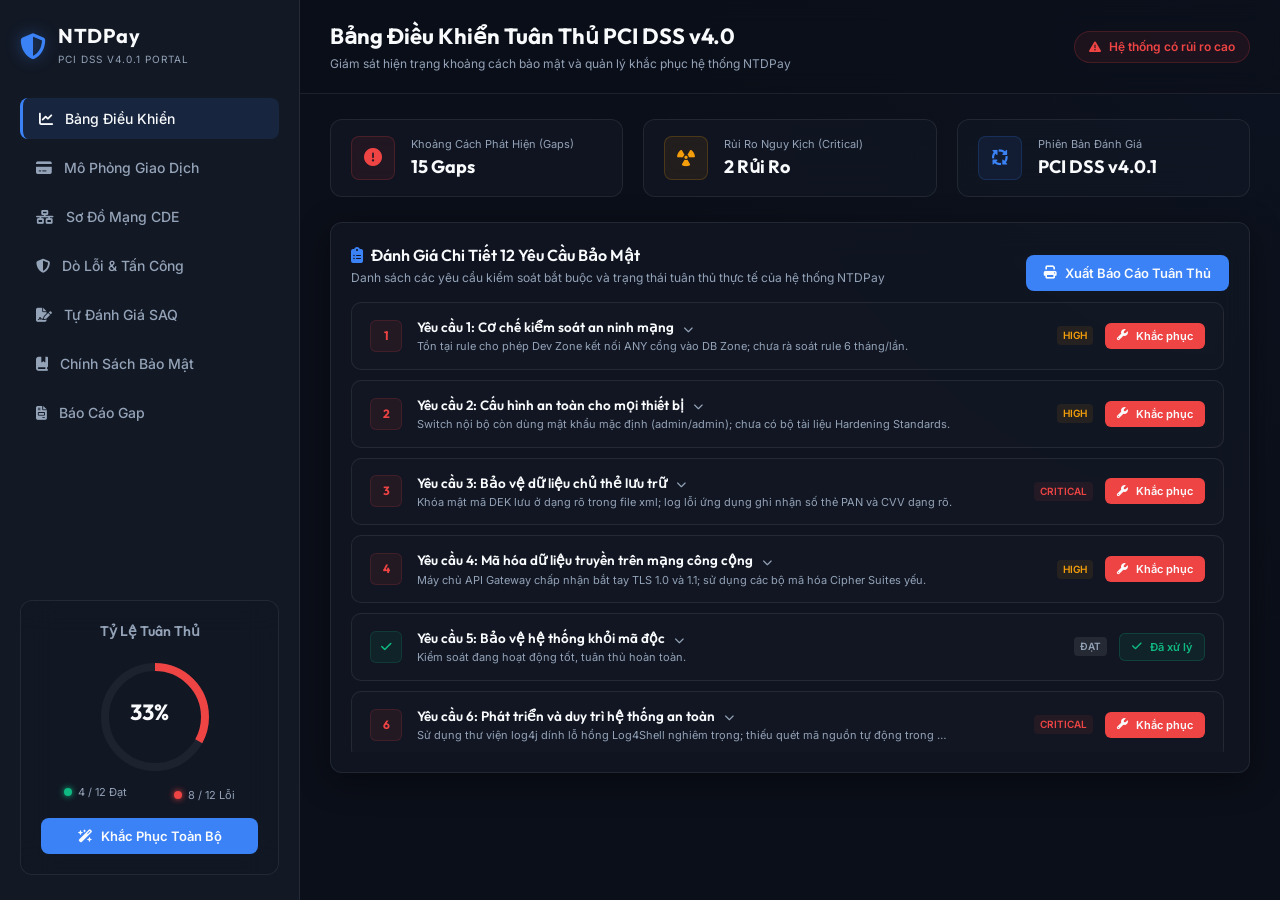
<file: index.html>
<!DOCTYPE html>
<html lang="vi">


<head>
    <meta charset="UTF-8">
    <meta name="viewport" content="width=device-width, initial-scale=1.0">
    <title>NTDPay PCI DSS v4.0.1 Simulator & Compliance Dashboard</title>
    <!-- Google Fonts -->
    <link rel="preconnect" href="https://fonts.googleapis.com">
    <link rel="preconnect" href="https://fonts.gstatic.com" crossorigin>
    <link
        href="https://fonts.googleapis.com/css2?family=Inter:wght@300;400;500;600;700&family=Outfit:wght@400;500;600;700;800&family=Fira+Code:wght@400;500&display=swap"
        rel="stylesheet">
    <!-- FontAwesome Icons -->
    <link rel="stylesheet" href="https://cdnjs.cloudflare.com/ajax/libs/font-awesome/6.4.0/css/all.min.css">
    <!-- Custom Style -->
    <link rel="stylesheet" href="style.css">
</head>

<body>
    <div class="app-container">
        <!-- Sidebar Navigation -->
        <aside class="sidebar">
            <div class="logo-area">
                <div class="logo-icon"><i class="fa-solid fa-shield-halved"></i></div>
                <div class="logo-text">
                    <h2>NTDPay</h2>
                    <span>PCI DSS v4.0.1 Portal</span>
                </div>
            </div>

            <nav class="nav-menu">
                <button class="nav-btn active" data-tab="tab-dashboard" id="btn-tab-dashboard">
                    <i class="fa-solid fa-chart-line"></i>
                    <span>Bảng Điều Khiển</span>
                </button>
                <button class="nav-btn" data-tab="tab-simulator" id="btn-tab-simulator">
                    <i class="fa-solid fa-credit-card"></i>
                    <span>Mô Phỏng Giao Dịch</span>
                </button>
                <button class="nav-btn" data-tab="tab-network" id="btn-tab-network">
                    <i class="fa-solid fa-network-wired"></i>
                    <span>Sơ Đồ Mạng CDE</span>
                </button>
                <button class="nav-btn" data-tab="tab-scanner" id="btn-tab-scanner">
                    <i class="fa-solid fa-shield-halved"></i>
                    <span>Dò Lỗi & Tấn Công</span>
                </button>
                <button class="nav-btn" data-tab="tab-saq" id="btn-tab-saq">
                    <i class="fa-solid fa-file-signature"></i>
                    <span>Tự Đánh Giá SAQ</span>
                </button>
                <button class="nav-btn" data-tab="tab-policies" id="btn-tab-policies">
                    <i class="fa-solid fa-book-bookmark"></i>
                    <span>Chính Sách Bảo Mật</span>
                </button>
                <button class="nav-btn" data-tab="tab-report" id="btn-tab-report">
                    <i class="fa-solid fa-file-invoice"></i>
                    <span>Báo Cáo Gap</span>
                </button>
            </nav>

            <div class="compliance-summary-card">
                <h3>Tỷ Lệ Tuân Thủ</h3>
                <div class="progress-circle-container">
                    <svg class="progress-ring" width="120" height="120">
                        <circle class="progress-ring__background" stroke="rgba(255,255,255,0.05)" stroke-width="8"
                            fill="transparent" r="50" cx="60" cy="60" />
                        <circle class="progress-ring__circle" id="compliance-ring" stroke="#ef4444" stroke-width="8"
                            fill="transparent" r="50" cx="60" cy="60" />
                    </svg>
                    <div class="progress-value" id="compliance-score-val">31%</div>
                </div>
                <div class="status-summary">
                    <div class="status-item">
                        <span class="dot green"></span>
                        <span id="txt-compliant-count">4 / 12 Đạt</span>
                    </div>
                    <div class="status-item mt-5">
                        <span class="dot red"></span>
                        <span id="txt-noncompliant-count">8 / 12 Lỗi</span>
                    </div>
                </div>
                <button class="btn btn-primary btn-block mt-15" id="btn-remediate-all">
                    <i class="fa-solid fa-wand-magic-sparkles"></i> Khắc Phục Toàn Bộ
                </button>
            </div>
        </aside>

        <!-- Main Content Area -->
        <main class="main-content">
            <header class="top-bar">
                <div class="page-title">
                    <h1 id="page-title-text">Bảng Điều Khiển Tuân Thủ PCI DSS v4.0</h1>
                    <p id="page-subtitle-text">Giám sát hiện trạng khoảng cách bảo mật và quản lý khắc phục hệ thống
                        NTDPay</p>
                </div>
                <div class="system-status">
                    <span class="status-badge red" id="system-status-badge">
                        <i class="fa-solid fa-triangle-exclamation"></i> Hệ thống có rủi ro cao
                    </span>
                </div>
            </header>

            <!-- TAB 1: COMPLIANCE DASHBOARD -->
            <section class="tab-content active" id="tab-dashboard">
                <div class="dashboard-grid">
                    <!-- Stat Cards -->
                    <div class="stat-card gap-card">
                        <div class="card-icon red-glow"><i class="fa-solid fa-circle-exclamation"></i></div>
                        <div class="card-info">
                            <span class="info-label">Khoảng Cách Phát Hiện (Gaps)</span>
                            <span class="info-value" id="stat-gaps-count">17 Lỗ Hổng</span>
                        </div>
                    </div>
                    <div class="stat-card risk-card">
                        <div class="card-icon orange-glow"><i class="fa-solid fa-radiation"></i></div>
                        <div class="card-info">
                            <span class="info-label">Rủi Ro Nguy Kịch (Critical)</span>
                            <span class="info-value" id="stat-critical-count">3 Rủi Ro</span>
                        </div>
                    </div>
                    <div class="stat-card method-card">
                        <div class="card-icon blue-glow"><i class="fa-solid fa-arrows-spin"></i></div>
                        <div class="card-info">
                            <span class="info-label">Phiên Bản Đánh Giá</span>
                            <span class="info-value">PCI DSS v4.0.1</span>
                        </div>
                    </div>
                </div>

                <!-- 12 Requirements List -->
                <div class="section-card mt-25">
                    <div class="card-header card-header-flex">
                        <div>
                            <h2 style="display: flex; align-items: center; gap: 8px;"><i
                                    class="fa-solid fa-clipboard-list" style="color: var(--color-primary);"></i> Đánh
                                Giá Chi Tiết 12 Yêu Cầu Bảo Mật</h2>
                            <p>Danh sách các yêu cầu kiểm soát bắt buộc và trạng thái tuân thủ thực tế của hệ thống
                                NTDPay</p>
                        </div>
                        <button class="btn btn-primary" id="btn-print-report">
                            <i class="fa-solid fa-print"></i> Xuất Báo Cáo Tuân Thủ
                        </button>
                    </div>
                    <div class="requirements-list" id="requirements-container">
                        <!-- Requirements items will be dynamically rendered by JavaScript -->
                    </div>
                </div>
            </section>

            <!-- TAB 2: TRANSACTION SIMULATOR -->
            <section class="tab-content" id="tab-simulator">
                <div class="simulator-layout">
                    <!-- Simulator Controls & Form -->
                    <div class="sim-left-panel">
                        <!-- Mode Toggle -->
                        <div class="section-card">
                            <h3 style="display: flex; align-items: center; gap: 8px;"><i class="fa-solid fa-sliders"
                                    style="color: var(--color-primary);"></i> Chế Độ Mô Phỏng An Ninh</h3>
                            <p class="text-muted mb-15">Chọn chế độ để kiểm chứng cách hệ thống NTDPay xử lý và lưu trữ
                                thông tin thẻ.</p>
                            <div class="mode-toggle-group">
                                <button class="mode-btn active red-mode" id="btn-mode-noncompliant">
                                    <i class="fa-solid fa-bug"></i>
                                    <div class="mode-text">
                                        <strong>Chưa Tuân Thủ</strong>
                                        <span>Dễ bị tấn công, lộ dữ liệu</span>
                                    </div>
                                </button>
                                <button class="mode-btn green-mode" id="btn-mode-compliant">
                                    <i class="fa-solid fa-shield-halved"></i>
                                    <div class="mode-text">
                                        <strong>Đã Tuân Thủ</strong>
                                        <span>Mã hóa HSM, Log Sanitized</span>
                                    </div>
                                </button>
                            </div>
                        </div>

                        <!-- Trạng Thái Bảo Mật Hệ Thống -->
                        <div class="section-card mt-20 security-status-panel" id="security-warnings-panel">
                            <h3 style="display: flex; align-items: center; gap: 8px;"><i
                                    class="fa-solid fa-shield-halved" style="color: var(--color-primary);"></i> Trạng
                                Thái Bảo Mật Hệ Thống</h3>
                            <div id="security-warnings-content">
                                <!-- Nội dung cập nhật động từ Javascript -->
                            </div>
                        </div>

                        <!-- Payment Checkout Form Mockup -->
                        <div class="section-card mt-20 payment-card-form">
                            <div class="payment-card-header">
                                <i class="fa-solid fa-wallet"></i>
                                <span>Cổng Thanh Toán NTDPay (Mockup Checkout)</span>
                            </div>
                            <div class="card-preview">
                                <div class="card-chip"></div>
                                <div class="card-number-preview" id="preview-number">•••• •••• •••• ••••</div>
                                <div class="card-details-preview">
                                    <div>
                                        <span class="preview-label">CHỦ THẺ</span>
                                        <span class="preview-value" id="preview-name">NGUYEN VAN A</span>
                                    </div>
                                    <div>
                                        <span class="preview-label">HẠN DÙNG</span>
                                        <span class="preview-value" id="preview-expiry">12/28</span>
                                    </div>
                                </div>
                                <div class="card-brand"><i class="fa-brands fa-cc-visa"></i></div>
                            </div>

                            <form id="payment-form" onsubmit="return false;">
                                <div class="form-group">
                                    <label for="card-holder">Tên trên thẻ</label>
                                    <input type="text" id="card-holder" value="NGUYEN VAN A" placeholder="NGUYEN VAN A"
                                        autocomplete="off" required>
                                </div>
                                <div class="form-group">
                                    <label for="card-number">Số thẻ tín dụng (PAN)</label>
                                    <div class="input-icon-wrapper">
                                        <i class="fa-solid fa-credit-card input-icon"></i>
                                        <input type="text" id="card-number" value="4111110022334455"
                                            placeholder="4111 1100 2233 4455" maxlength="19" autocomplete="off"
                                            required>
                                    </div>
                                </div>
                                <div class="form-row">
                                    <div class="form-group col-6">
                                        <label for="card-expiry">Ngày hết hạn</label>
                                        <input type="text" id="card-expiry" value="12/28" placeholder="MM/YY"
                                            maxlength="5" autocomplete="off" required>
                                    </div>
                                    <div class="form-group col-6">
                                        <label for="card-cvv">Mã bảo mật (CVV2)</label>
                                        <input type="password" id="card-cvv" value="123" placeholder="123" maxlength="4"
                                            autocomplete="off" required>
                                    </div>
                                </div>
                                <button class="btn btn-success btn-block mt-15" id="btn-submit-payment">
                                    <i class="fa-solid fa-lock"></i> Thanh Toán Ngay (150,000 đ)
                                </button>
                            </form>
                        </div>
                    </div>

                    <!-- Visual Flow & Real-time Outputs -->
                    <div class="sim-right-panel">
                        <!-- Transaction Visual Flow Animation -->
                        <div class="section-card flex-grow-1 flex-col">
                            <h3 style="display: flex; align-items: center; gap: 8px;"><i class="fa-solid fa-route"
                                    style="color: var(--color-primary);"></i> Tiến Trình Truyền Tải Dữ Liệu</h3>
                            <p class="text-muted mb-15">Theo dõi đường đi của thông tin thẻ qua các thành phần của
                                NTDPay.</p>

                            <div class="flow-container">
                                <div class="flow-node active" id="node-client"
                                    data-tooltip="Thiết bị Khách hàng (Nhập PAN, CVV)">
                                    <i class="fa-solid fa-laptop"></i>
                                    <span>Client App</span>
                                </div>
                                <div class="flow-connector" id="conn-client-apigw">
                                    <div class="flow-dot"></div>
                                </div>
                                <div class="flow-node" id="node-apigw"
                                    data-tooltip="API Gateway & WAF (AWS Singapore Subnet)">
                                    <i class="fa-solid fa-gears"></i>
                                    <span>API Gateway</span>
                                </div>
                                <div class="flow-connector" id="conn-apigw-core">
                                    <div class="flow-dot"></div>
                                </div>
                                <div class="flow-node" id="node-core"
                                    data-tooltip="Payment Core Processing (Viettel IDC CDE Zone)">
                                    <i class="fa-solid fa-microchip"></i>
                                    <span>Core Payment</span>
                                </div>
                                <div class="flow-connector-split" id="split-core">
                                    <div class="split-line-hsm" id="conn-core-hsm">
                                        <div class="flow-dot-hsm"></div>
                                    </div>
                                    <div class="split-line-db" id="conn-core-db">
                                        <div class="flow-dot-db"></div>
                                    </div>
                                </div>
                                <div class="split-nodes">
                                    <div class="flow-node small" id="node-hsm"
                                        data-tooltip="Thiết bị Mật mã HSM (Sinh Token / Giải mã)">
                                        <i class="fa-solid fa-key"></i>
                                        <span>HSM Key</span>
                                    </div>
                                    <div class="flow-node small" id="node-db"
                                        data-tooltip="Cơ sở dữ liệu PostgreSQL (Lưu trữ giao dịch)">
                                        <i class="fa-solid fa-database"></i>
                                        <span>PostgreSQL</span>
                                    </div>
                                </div>
                            </div>
                        </div>

                        <!-- System Logs & DB Records -->
                        <div class="section-card mt-20 console-panel">
                            <div class="console-header">
                                <ul class="console-tabs">
                                    <li class="active" data-console="console-logs" id="btn-console-logs"><i
                                            class="fa-solid fa-terminal"></i> Nhật Ký Hệ Thống (System Logs)</li>
                                    <li data-console="console-db" id="btn-console-db"><i
                                            class="fa-solid fa-database"></i> Cơ Sở Dữ Liệu (PostgreSQL Storage)</li>
                                </ul>
                            </div>
                            <div class="console-body">
                                <div class="console-content active" id="console-logs">
                                    <div class="log-line text-muted">// Hệ thống NTDPay sẵn sàng. Nhấn "Thanh Toán
                                        Ngay" để mô phỏng.</div>
                                </div>
                                <div class="console-content" id="console-db">
                                    <table class="db-table">
                                        <thead>
                                            <tr>
                                                <th>Mã GD</th>
                                                <th>Thời gian</th>
                                                <th>Khách hàng</th>
                                                <th>Dữ liệu thẻ (PAN)</th>
                                                <th>Mã CVV2</th>
                                                <th>Trạng thái lưu trữ</th>
                                            </tr>
                                        </thead>
                                        <tbody id="db-table-body">
                                            <tr>
                                                <td colspan="6" class="text-center text-muted">// Cơ sở dữ liệu trống.
                                                </td>
                                            </tr>
                                        </tbody>
                                    </table>
                                </div>
                            </div>
                        </div>
                    </div>
                </div>
            </section>

            <!-- TAB 3: NETWORK DIAGRAM MAP -->
            <section class="tab-content" id="tab-network">
                <div class="network-layout">
                    <!-- Left: Interactive Topology SVG -->
                    <div class="network-map-card">
                        <div class="network-map-header">
                            <h3 style="display: flex; align-items: center; gap: 8px;"><i
                                    class="fa-solid fa-network-wired" style="color: var(--color-primary);"></i> Sơ Đồ
                                Phân Tách Mạng & Ranh Giới Bảo Mật CDE</h3>
                            <p class="text-muted">Di chuột hoặc nhấp vào các nút thiết bị để xem thông tin an ninh chi
                                tiết</p>
                        </div>
                        <div class="network-map-body" id="network-map-container">
                            <!-- Inline SVG for Network Map -->
                            <svg viewBox="0 0 1000 540" class="network-svg">
                                <defs>
                                    <pattern id="grid" width="20" height="20" patternUnits="userSpaceOnUse">
                                        <path d="M 20 0 L 0 0 0 20" fill="none" stroke="rgba(255,255,255,0.015)"
                                            stroke-width="1" />
                                    </pattern>

                                    <!-- Gradients for Zones -->
                                    <linearGradient id="grad-internet" x1="0%" y1="0%" x2="100%" y2="100%">
                                        <stop offset="0%" stop-color="rgba(148, 163, 184, 0.08)" />
                                        <stop offset="100%" stop-color="rgba(148, 163, 184, 0.01)" />
                                    </linearGradient>
                                    <linearGradient id="grad-aws" x1="0%" y1="0%" x2="100%" y2="100%">
                                        <stop offset="0%" stop-color="rgba(59, 130, 246, 0.08)" />
                                        <stop offset="100%" stop-color="rgba(59, 130, 246, 0.01)" />
                                    </linearGradient>
                                    <linearGradient id="grad-cde-danger" x1="0%" y1="0%" x2="100%" y2="100%">
                                        <stop offset="0%" stop-color="rgba(239, 68, 68, 0.06)" />
                                        <stop offset="100%" stop-color="rgba(239, 68, 68, 0.01)" />
                                    </linearGradient>
                                    <linearGradient id="grad-cde-secure" x1="0%" y1="0%" x2="100%" y2="100%">
                                        <stop offset="0%" stop-color="rgba(16, 185, 129, 0.08)" />
                                        <stop offset="100%" stop-color="rgba(16, 185, 129, 0.01)" />
                                    </linearGradient>
                                    <linearGradient id="grad-mgmt" x1="0%" y1="0%" x2="100%" y2="100%">
                                        <stop offset="0%" stop-color="rgba(245, 158, 11, 0.06)" />
                                        <stop offset="100%" stop-color="rgba(245, 158, 11, 0.01)" />
                                    </linearGradient>

                                    <!-- Markers for arrows -->
                                    <marker id="arrow-blue" viewBox="0 0 10 10" refX="29" refY="5" markerWidth="6"
                                        markerHeight="6" orient="auto-start-reverse">
                                        <path d="M 0 1.5 L 8 5 L 0 8.5 z" fill="var(--color-primary)" />
                                    </marker>
                                    <marker id="arrow-green" viewBox="0 0 10 10" refX="29" refY="5" markerWidth="6"
                                        markerHeight="6" orient="auto-start-reverse">
                                        <path d="M 0 1.5 L 8 5 L 0 8.5 z" fill="var(--color-success)" />
                                    </marker>
                                    <marker id="arrow-gray" viewBox="0 0 10 10" refX="27" refY="5" markerWidth="5"
                                        markerHeight="5" orient="auto-start-reverse">
                                        <path d="M 0 2 L 6 5 L 0 8 z" fill="rgba(255,255,255,0.2)" />
                                    </marker>
                                    <marker id="arrow-mgmt" viewBox="0 0 10 10" refX="27" refY="5" markerWidth="5"
                                        markerHeight="5" orient="auto-start-reverse">
                                        <path d="M 0 2 L 6 5 L 0 8 z" fill="var(--text-secondary)" fill-opacity="0.4" />
                                    </marker>
                                </defs>
                                <rect width="100%" height="100%" fill="url(#grid)" />

                                <!-- Zones Boundaries -->
                                <!-- Zone: Internet -->
                                <rect x="15" y="30" width="200" height="210" rx="10" class="zone-box zone-internet" />
                                <text x="25" y="50" class="zone-title">INTERNET (PUBLIC)</text>

                                <!-- Zone: AWS DMZ -->
                                <rect x="235" y="30" width="530" height="145" rx="10" class="zone-box zone-aws-dmz" />
                                <text x="245" y="50" class="zone-title">AWS DMZ ZONE (SINGAPORE)</text>

                                <!-- Zone: External NAPAS -->
                                <rect x="785" y="30" width="200" height="145" rx="10" class="zone-box zone-internet" />
                                <text x="795" y="50" class="zone-title">EXTERNAL PARTNERS</text>

                                <!-- Zone: Viettel IDC CDE -->
                                <rect x="535" y="200" width="450" height="320" rx="10"
                                    class="zone-box zone-viettel-cde" />
                                <text x="545" y="220" class="zone-title">VIETTEL IDC - CDE ZONE (SECURE)</text>

                                <!-- Zone: Viettel IDC Management -->
                                <rect x="235" y="200" width="280" height="320" rx="10"
                                    class="zone-box zone-viettel-mgmt" />
                                <text x="245" y="220" class="zone-title">IDC MANAGEMENT ZONE</text>

                                <!-- Connection lines -->
                                <!-- User -> WAF -->
                                <line x1="115" y1="100" x2="310" y2="100" class="net-link active-link"
                                    marker-end="url(#arrow-blue)" />
                                <!-- WAF -> Web -->
                                <line x1="310" y1="100" x2="470" y2="100" class="net-link active-link"
                                    marker-end="url(#arrow-blue)" />
                                <!-- Web -> API Gateway -->
                                <line x1="470" y1="100" x2="630" y2="100" class="net-link active-link"
                                    marker-end="url(#arrow-blue)" />
                                <!-- API Gateway -> Firewall CDE -->
                                <path d="M 630 100 L 630 220 L 610 220 L 610 275" fill="none"
                                    class="net-link active-link" marker-end="url(#arrow-blue)" />
                                <!-- Firewall CDE -> Core -->
                                <line x1="610" y1="275" x2="755" y2="275" class="net-link active-link"
                                    marker-end="url(#arrow-blue)" />
                                <!-- Core -> HSM -->
                                <line x1="755" y1="275" x2="900" y2="360" class="net-link"
                                    marker-end="url(#arrow-gray)" />
                                <!-- Core -> DB -->
                                <line x1="755" y1="275" x2="755" y2="415" class="net-link"
                                    marker-end="url(#arrow-gray)" />
                                <!-- Core -> Napas -->
                                <path d="M 755 275 L 755 100 L 890 100" fill="none" class="net-link active-link"
                                    marker-end="url(#arrow-blue)" />

                                <!-- Admin -> VPN Tunnel (Firewall / Bastion) -->
                                <path d="M 115 195 L 310 195 L 310 275" fill="none" class="net-link vpn-link"
                                    stroke-dasharray="4,4" marker-end="url(#arrow-gray)" />
                                <path d="M 115 195 L 610 195 L 610 275" fill="none" class="net-link vpn-link"
                                    stroke-dasharray="4,4" marker-end="url(#arrow-gray)" />

                                <!-- Bastion -> Internal Mgmt / Routing -->
                                <line x1="310" y1="275" x2="450" y2="275" class="net-link mgmt-link"
                                    stroke-dasharray="3,3" marker-end="url(#arrow-mgmt)" />
                                <line x1="310" y1="275" x2="610" y2="275" class="net-link mgmt-link"
                                    stroke-dasharray="3,3" marker-end="url(#arrow-mgmt)" />
                                <path d="M 310 275 L 310 330 L 755 330 L 755 275" fill="none" class="net-link mgmt-link"
                                    stroke-dasharray="3,3" marker-end="url(#arrow-mgmt)" />

                                <!-- Database -> Backup (Secure storage) -->
                                <path d="M 755 415 L 755 490 L 450 490 L 450 435" fill="none" class="net-link mgmt-link"
                                    stroke-dasharray="3,3" marker-end="url(#arrow-mgmt)" />
                                <!-- AD -> Core -->
                                <path d="M 450 275 L 450 240 L 755 240 L 755 275" fill="none" class="net-link mgmt-link"
                                    stroke-dasharray="2,2" marker-end="url(#arrow-mgmt)" />

                                <!-- SIEM Audit Log Shipper Connections (Requirement 10) -->
                                <path d="M 610 275 L 610 390 L 310 390 L 310 435" fill="none" class="net-link log-link"
                                    stroke-dasharray="2,2" marker-end="url(#arrow-gray)" />
                                <path d="M 450 275 L 450 370 L 310 370 L 310 435" fill="none" class="net-link log-link"
                                    stroke-dasharray="2,2" marker-end="url(#arrow-gray)" />
                                <line x1="310" y1="275" x2="310" y2="435" class="net-link log-link"
                                    stroke-dasharray="2,2" marker-end="url(#arrow-gray)" />
                                <line x1="450" y1="435" x2="310" y2="435" class="net-link log-link"
                                    stroke-dasharray="2,2" marker-end="url(#arrow-gray)" />

                                <!-- Interactive Legend Panel -->
                                <g transform="translate(15, 260)">
                                    <rect width="200" height="250" rx="8" fill="rgba(18, 24, 36, 0.85)"
                                        stroke="var(--border-glass)" stroke-width="1" />
                                    <text x="15" y="25" font-family="var(--font-heading)" font-size="12"
                                        font-weight="700" fill="var(--text-primary)">CHÚ GIẢI SƠ ĐỒ</text>

                                    <!-- Legend Items -->
                                    <line x1="20" y1="50" x2="50" y2="50" class="net-link active-link"
                                        stroke-width="2" />
                                    <text x="60" y="54" font-family="var(--font-body)" font-size="10"
                                        fill="var(--text-secondary)">Luồng Giao Dịch Thẻ</text>

                                    <path d="M 20 75 L 50 75" class="net-link vpn-link" stroke-width="1.5"
                                        stroke-dasharray="4,4" />
                                    <text x="60" y="79" font-family="var(--font-body)" font-size="10"
                                        fill="var(--text-secondary)">Kênh VPN Quản Trị</text>

                                    <path d="M 20 100 L 50 100" class="net-link mgmt-link" stroke-width="1.5"
                                        stroke-dasharray="3,3" />
                                    <text x="60" y="104" font-family="var(--font-body)" font-size="10"
                                        fill="var(--text-secondary)">Kênh Vận Hành Nội Bộ</text>

                                    <path d="M 20 125 L 50 125" class="net-link log-link" stroke-width="1.5"
                                        stroke-dasharray="2,2" />
                                    <text x="60" y="129" font-family="var(--font-body)" font-size="10"
                                        fill="var(--text-secondary)">Đường Truyền Logs SIEM</text>

                                    <!-- Compliance Indicators -->
                                    <circle cx="35" cy="160" r="7" fill="var(--bg-secondary)"
                                        stroke="var(--color-success)" stroke-width="1.5" />
                                    <text x="60" y="164" font-family="var(--font-body)" font-size="10"
                                        fill="var(--text-secondary)">Thiết Bị Đạt Chuẩn</text>

                                    <circle cx="35" cy="185" r="7" fill="var(--bg-secondary)"
                                        stroke="var(--color-danger)" stroke-width="1.5" />
                                    <text x="60" y="189" font-family="var(--font-body)" font-size="10"
                                        fill="var(--text-secondary)">Thiết Bị Có Lỗ Hổng</text>

                                    <circle cx="35" cy="210" r="7" fill="var(--bg-secondary)"
                                        stroke="var(--color-warning)" stroke-width="1.5" />
                                    <text x="60" y="214" font-family="var(--font-body)" font-size="10"
                                        fill="var(--text-secondary)">Vùng Liên Kết (Connected)</text>
                                </g>

                                <!-- Nodes -->
                                <!-- Node: user -->
                                <g class="net-node" id="node-net-user" data-node="user">
                                    <circle cx="115" cy="100" r="25" class="node-bg" />
                                    <text x="115" y="106" class="node-icon">&#xf109;</text>
                                    <text x="115" y="142" class="node-label">Khách hàng</text>
                                </g>

                                <!-- Node: admin -->
                                <g class="net-node" id="node-net-admin" data-node="admin">
                                    <circle cx="115" cy="195" r="25" class="node-bg" />
                                    <text x="115" y="201" class="node-icon">&#xf505;</text>
                                    <text x="115" y="237" class="node-label">Kỹ sư VPN</text>
                                </g>

                                <!-- Node: waf -->
                                <g class="net-node" id="node-net-waf" data-node="waf">
                                    <circle cx="310" cy="100" r="25" class="node-bg" />
                                    <text x="310" y="106" class="node-icon">&#xf3ed;</text>
                                    <text x="310" y="142" class="node-label">AWS WAF & ALB</text>
                                </g>

                                <!-- Node: web -->
                                <g class="net-node" id="node-net-web" data-node="web">
                                    <circle cx="470" cy="100" r="25" class="node-bg" />
                                    <text x="470" y="106" class="node-icon">&#xf233;</text>
                                    <text x="470" y="142" class="node-label">Web Server</text>
                                </g>

                                <!-- Node: apigw -->
                                <g class="net-node" id="node-net-apigw" data-node="apigw">
                                    <circle cx="630" cy="100" r="25" class="node-bg" />
                                    <text x="630" y="106" class="node-icon">&#xf085;</text>
                                    <text x="630" y="142" class="node-label">API Gateway</text>
                                </g>

                                <!-- Node: napas -->
                                <g class="net-node" id="node-net-napas" data-node="napas">
                                    <circle cx="890" cy="100" r="28" class="node-bg" />
                                    <text x="890" y="106" class="node-icon">&#xf19c;</text>
                                    <text x="890" y="144" class="node-label">Cổng NAPAS</text>
                                </g>

                                <!-- Node: cde-fw -->
                                <g class="net-node" id="node-net-cde-fw" data-node="cde-fw">
                                    <circle cx="610" cy="275" r="25" class="node-bg" />
                                    <text x="610" y="281" class="node-icon">&#xf132;</text>
                                    <text x="610" y="317" class="node-label">Palo Alto NGFW</text>
                                </g>

                                <!-- Node: core -->
                                <g class="net-node" id="node-net-core" data-node="core">
                                    <circle cx="755" cy="275" r="28" class="node-bg critical-node" />
                                    <text x="755" y="281" class="node-icon">&#xf2db;</text>
                                    <text x="755" y="319" class="node-label">Payment Core</text>
                                </g>

                                <!-- Node: hsm -->
                                <g class="net-node" id="node-net-hsm" data-node="hsm">
                                    <circle cx="900" cy="360" r="25" class="node-bg" />
                                    <text x="900" y="366" class="node-icon small-icon">&#xf084;</text>
                                    <text x="900" y="402" class="node-label">HSM Thales</text>
                                </g>

                                <!-- Node: db -->
                                <g class="net-node" id="node-net-db" data-node="db">
                                    <circle cx="755" cy="415" r="28" class="node-bg critical-node" />
                                    <text x="755" y="421" class="node-icon">&#xf1c0;</text>
                                    <text x="755" y="459" class="node-label">PostgreSQL DB</text>
                                </g>

                                <!-- Node: bastion -->
                                <g class="net-node" id="node-net-bastion" data-node="bastion">
                                    <circle cx="310" cy="275" r="25" class="node-bg" />
                                    <text x="310" y="281" class="node-icon">&#xf52b;</text>
                                    <text x="310" y="317" class="node-label">Bastion Host</text>
                                </g>

                                <!-- Node: ad -->
                                <g class="net-node" id="node-net-ad" data-node="ad">
                                    <circle cx="450" cy="275" r="25" class="node-bg" />
                                    <text x="450" y="281" class="node-icon">&#xf509;</text>
                                    <text x="450" y="317" class="node-label">Active Directory</text>
                                </g>

                                <!-- Node: siem -->
                                <g class="net-node" id="node-net-siem" data-node="siem">
                                    <circle cx="310" cy="435" r="25" class="node-bg" />
                                    <text x="310" y="441" class="node-icon">&#xe522;</text>
                                    <text x="310" y="477" class="node-label">Wazuh SIEM</text>
                                </g>

                                <!-- Node: backup -->
                                <g class="net-node" id="node-net-backup" data-node="backup">
                                    <circle cx="450" cy="435" r="25" class="node-bg" />
                                    <text x="450" y="441" class="node-icon">&#xf0a0;</text>
                                    <text x="450" y="477" class="node-label">Backup Server</text>
                                </g>
                            </svg>
                        </div>
                    </div>

                    <!-- Right: Info Panel of Selected Node -->
                    <div class="network-info-card">
                        <div class="section-card">
                            <h3 style="display: flex; align-items: center; gap: 8px;"><i class="fa-solid fa-circle-info"
                                    style="color: var(--color-primary);"></i> Chi Tiết Thành Phần Mạng</h3>
                            <p class="text-muted mb-15">Thông tin tài sản và trạng thái bảo mật của thiết bị đang chọn
                            </p>

                            <div class="selected-node-details" id="node-details-panel">
                                <div class="empty-node-selection">
                                    <i class="fa-solid fa-mouse-pointer animate-bounce"></i>
                                    <p>Vui lòng click vào một thiết bị trên sơ đồ để xem thông tin an ninh chi tiết.</p>
                                </div>
                            </div>
                        </div>
                    </div>
                </div>
            </section>

            <!-- TAB 4: SECURITY SCANNER & ATTACK SIMULATOR -->
            <section class="tab-content" id="tab-scanner">
                <div class="scanner-layout">
                    <!-- Left: Vulnerability Scanner -->
                    <div class="section-card scanner-panel">
                        <div class="scanner-panel-header">
                            <div>
                                <h3 style="display: flex; align-items: center; gap: 8px;"><i
                                        class="fa-solid fa-magnifying-glass-shield"
                                        style="color: var(--color-primary);"></i> Trình Quét Lỗ Hổng Bảo Mật Giả Lập
                                </h3>
                                <p class="text-muted">Dò tìm các lỗ hổng hệ thống và cấu hình mạng (Nessus/Qualys
                                    Simulator)</p>
                            </div>
                            <button class="btn btn-primary" id="btn-start-scan">
                                <i class="fa-solid fa-play"></i> Bắt đầu Quét Hệ Thống
                            </button>
                        </div>

                        <!-- Scan Status / Progress Bar -->
                        <div class="scan-progress-area mt-15" id="scan-progress-area" style="display: none;">
                            <div class="progress-bar-container">
                                <div class="progress-bar-fill" id="scan-progress-bar">0%</div>
                            </div>
                            <div class="scan-status-text text-muted mt-5" id="scan-status-text">Đang khởi tạo máy
                                quét...</div>
                        </div>

                        <!-- Scan Report Output -->
                        <div class="scan-report-container mt-20" id="scan-report-container">
                            <div class="scan-report-empty text-center text-muted">
                                <i class="fa-solid fa-magnifying-glass-shield animate-pulse"
                                    style="font-size: 36px; display: block; margin-bottom: 15px; color: var(--text-secondary);"></i>
                                <p>Môi trường NTDPay chưa được quét an ninh. Nhấn nút "Bắt đầu Quét Hệ Thống" để dò tìm
                                    lỗ hổng.</p>
                            </div>
                            <!-- Discovered CVEs will be rendered here dynamically -->
                        </div>
                    </div>

                    <!-- Right: Attack Simulator -->
                    <div class="section-card attack-panel">
                        <h3 style="display: flex; align-items: center; gap: 8px; margin-bottom: 5px;"><i
                                class="fa-solid fa-user-secret" style="color: var(--color-danger);"></i> Mô Phỏng Kịch
                            Bản Tấn Công</h3>
                        <p class="text-muted mb-15">Thử nghiệm các cuộc tấn công mạng thực tế để kiểm tra tính hiệu quả
                            của các cơ chế phòng thủ NTDPay.</p>

                        <div class="attack-scenarios-grid">
                            <div class="attack-card" id="attack-sql">
                                <div class="attack-icon"><i class="fa-solid fa-database"></i></div>
                                <div class="attack-info">
                                    <strong>SQL Injection (SQLi)</strong>
                                    <span>Khai thác truy vấn DB thông qua cổng thanh toán API công cộng.</span>
                                </div>
                                <button class="btn btn-danger btn-sm" onclick="runAttack('sql')">Tấn Công</button>
                            </div>

                            <div class="attack-card" id="attack-log4j">
                                <div class="attack-icon"><i class="fa-solid fa-terminal"></i></div>
                                <div class="attack-info">
                                    <strong>Khai thác Log4Shell (RCE)</strong>
                                    <span>Gửi payload JNDI qua logs để thực thi mã từ xa trên Core Server.</span>
                                </div>
                                <button class="btn btn-danger btn-sm" onclick="runAttack('log4j')">Tấn Công</button>
                            </div>

                            <div class="attack-card" id="attack-mitm">
                                <div class="attack-icon"><i class="fa-solid fa-network-wired"></i></div>
                                <div class="attack-info">
                                    <strong>Bắt gói tin truyền dẫn (MITM)</strong>
                                    <span>Nghe lén thông tin thẻ trên các kênh truyền public thiếu mã hóa.</span>
                                </div>
                                <button class="btn btn-danger btn-sm" onclick="runAttack('mitm')">Tấn Công</button>
                            </div>

                            <div class="attack-card" id="attack-brute">
                                <div class="attack-icon"><i class="fa-solid fa-user-shield"></i></div>
                                <div class="attack-info">
                                    <strong>Dò mật khẩu SSH VPN (Brute-Force)</strong>
                                    <span>Dò mật khẩu quản trị vào Bastion Host do thiếu xác thực MFA.</span>
                                </div>
                                <button class="btn btn-danger btn-sm" onclick="runAttack('brute')">Tấn Công</button>
                            </div>
                        </div>
                    </div>
                </div>
            </section>

            <!-- TAB 5: SELF-ASSESSMENT QUESTIONNAIRE (SAQ) -->
            <section class="tab-content" id="tab-saq">
                <div class="saq-layout">
                    <!-- SAQ Selector Wizard / Decision Tool -->
                    <div class="section-card">
                        <div class="card-header card-header-flex">
                            <div>
                                <h3 style="display: flex; align-items: center; gap: 8px;"><i
                                        class="fa-solid fa-wand-magic-sparkles"
                                        style="color: var(--color-primary);"></i> Trợ Lý Lựa Chọn Loại Báo Cáo SAQ</h3>
                                <p class="text-muted">Trả lời vài câu hỏi nhanh để tìm ra loại báo cáo SAQ phù hợp nhất
                                    với mô hình của NTDPay</p>
                            </div>
                            <!-- Dropdown selection fallback -->
                            <div style="display: flex; align-items: center; gap: 10px;">
                                <label for="saq-flow-select"
                                    style="font-size: 11px; color: var(--text-secondary); white-space: nowrap;">Chọn
                                    nhanh loại SAQ:</label>
                                <select id="saq-flow-select" class="form-control"
                                    style="background: rgba(0, 0, 0, 0.4); border: 1px solid var(--border-glass); color: var(--text-primary); padding: 5px 10px; border-radius: 6px; font-size: 12px; cursor: pointer;">
                                    <option value="saq-a">SAQ A - Thuê ngoài hoàn toàn</option>
                                    <option value="saq-a-ep">SAQ A-EP - Thương mại điện tử API</option>
                                    <option value="saq-b">SAQ B - Thiết bị cà thẻ cơ học</option>
                                    <option value="saq-b-ip">SAQ B-IP - POS kết nối IP</option>
                                    <option value="saq-c-vt">SAQ C-VT - Virtual Terminal</option>
                                    <option value="saq-c">SAQ C - Ứng dụng thanh toán internet</option>
                                    <option value="saq-p2pe">SAQ P2PE - Thiết bị P2PE đạt chuẩn</option>
                                    <option value="saq-d-merchant" selected>SAQ D Merchant - Doanh nghiệp (NTDPay mặc
                                        định)</option>
                                    <option value="saq-d-service">SAQ D Service Provider - Nhà cung cấp dịch vụ</option>
                                </select>
                            </div>
                        </div>

                        <!-- Wizard Container -->
                        <div class="saq-wizard-card mt-15" id="saq-wizard-container"
                            style="background: rgba(255, 255, 255, 0.01); border: 1px solid var(--border-glass); padding: 20px; border-radius: 8px; margin-bottom: 15px;">
                            <div id="saq-wizard-intro">
                                <div style="display: flex; align-items: center; gap: 15px; margin-bottom: 12px;">
                                    <i class="fa-solid fa-graduation-cap"
                                        style="font-size: 24px; color: var(--color-primary);"></i>
                                    <strong style="font-size: 13px;">Bạn chưa biết chọn loại SAQ nào?</strong>
                                </div>
                                <p class="text-muted" style="font-size: 11.5px; line-height: 1.5; margin-bottom: 15px;">
                                    Theo quy định của Hội đồng Tiêu chuẩn Bảo mật PCI (PCI SSC), các doanh nghiệp tự
                                    đánh giá tuân thủ (Self-Assessment) phải lựa chọn chính xác 1 trong 9 loại báo cáo
                                    SAQ dựa trên mô hình hoạt động. Công cụ này sẽ dẫn dắt bạn từng bước để đưa ra
                                    khuyến nghị chuẩn xác nhất.
                                </p>
                                <button class="btn btn-primary btn-sm" id="btn-start-saq-wizard">
                                    <i class="fa-solid fa-play"></i> Bắt đầu Khảo sát Lựa chọn SAQ
                                </button>
                            </div>
                            <div id="saq-wizard-questions" style="display: none;">
                                <!-- Stepper Progress Indicator -->
                                <div class="saq-stepper"
                                    style="display: flex; justify-content: space-between; align-items: center; margin-bottom: 25px; position: relative;">
                                    <div class="stepper-step active" data-step="1">
                                        <div class="step-dot"><i class="fa-solid fa-user-tie"></i></div>
                                        <span class="step-label">Vai Trò</span>
                                    </div>
                                    <div class="stepper-line"></div>
                                    <div class="stepper-step" data-step="2">
                                        <div class="step-dot"><i class="fa-solid fa-database"></i></div>
                                        <span class="step-label">Lưu Trữ</span>
                                    </div>
                                    <div class="stepper-line"></div>
                                    <div class="stepper-step" data-step="3">
                                        <div class="step-dot"><i class="fa-solid fa-route"></i></div>
                                        <span class="step-label">Kênh Giao Dịch</span>
                                    </div>
                                    <div class="stepper-line"></div>
                                    <div class="stepper-step" data-step="4">
                                        <div class="step-dot"><i class="fa-solid fa-network-wired"></i></div>
                                        <span class="step-label">Tích Hợp</span>
                                    </div>
                                    <div class="stepper-line"></div>
                                    <div class="stepper-step" data-step="5">
                                        <div class="step-dot"><i class="fa-solid fa-award"></i></div>
                                        <span class="step-label">Khuyến Nghị</span>
                                    </div>
                                </div>

                                <h4 id="wizard-question-text"
                                    style="font-family: var(--font-heading); font-size: 13.5px; font-weight: 600; margin-bottom: 15px; color: var(--text-primary);">
                                    Câu hỏi...</h4>
                                <div id="wizard-options-container" class="wizard-options-grid"
                                    style="display: grid; grid-template-columns: repeat(auto-fit, minmax(200px, 1fr)); gap: 12px; margin-bottom: 20px;">
                                    <!-- Options dynamic -->
                                </div>
                                <div
                                    style="display: flex; justify-content: space-between; align-items: center; border-top: 1px solid var(--border-glass); padding-top: 15px;">
                                    <button class="btn btn-secondary btn-sm" id="btn-prev-wizard"
                                        style="display: none;"><i class="fa-solid fa-chevron-left"></i> Quay
                                        lại</button>
                                    <span id="wizard-step-info" class="text-muted" style="font-size: 11px;">Bước 1 /
                                        4</span>
                                    <button class="btn btn-secondary btn-sm" id="btn-reset-wizard"
                                        style="margin-left: auto;"><i class="fa-solid fa-arrow-rotate-left"></i> Làm
                                        lại</button>
                                </div>
                            </div>
                        </div>

                        <!-- Result & QSA Advice Panel -->
                        <div id="saq-result-panel" class="saq-result-panel mt-15"
                            style="display: none; background: rgba(59, 130, 246, 0.04); border: 1px solid rgba(59, 130, 246, 0.2); padding: 15px 20px; border-radius: 8px;">
                            <!-- Will be updated by JS -->
                        </div>
                    </div>

                    <!-- Attestation of Compliance (AoC) Certificate -->
                    <div class="section-card mt-10">
                        <div class="card-header card-header-flex">
                            <div>
                                <h3 style="display: flex; align-items: center; gap: 8px;"><i class="fa-solid fa-award"
                                        style="color: var(--color-primary);"></i>
                                    Chứng Nhận Tuân Thủ (Attestation of Compliance - AoC)</h3>
                                <p class="text-muted">Chứng nhận chính thức khẳng định mức độ đáp ứng tiêu chuẩn an toàn
                                    thông tin PCI DSS v4.0.1 của NTDPay</p>
                            </div>
                        </div>

                        <!-- Attestation of Compliance (AoC) Certificate container -->
                        <div id="saq-aoc-container" class="mt-15"></div>
                    </div>
                </div>
            </section>

            <!-- TAB 6: SECURITY POLICIES LIBRARY -->
            <section class="tab-content" id="tab-policies">
                <div class="policies-layout">
                    <!-- Left: Document List Sidebar -->
                    <aside class="policy-sidebar">
                        <div class="section-card" style="height: 100%; display: flex; flex-direction: column;">
                            <h3 style="display: flex; align-items: center; gap: 8px; margin-bottom: 5px;"><i
                                    class="fa-solid fa-folder-open" style="color: var(--color-primary);"></i> Thư Viện
                                Tài Liệu</h3>
                            <p class="text-muted mb-15">Chọn chính sách bảo mật để xem và sao chép phục vụ đánh giá Yêu
                                cầu 12</p>
                            <div class="policy-list-menu" id="policy-menu-container">
                                <!-- Dynamic policy buttons -->
                            </div>
                        </div>
                    </aside>

                    <!-- Right: Document Viewer -->
                    <main class="policy-viewer-panel">
                        <div class="section-card document-card">
                            <div class="document-header">
                                <div class="doc-title-area">
                                    <div class="doc-icon"><i class="fa-solid fa-file-invoice"></i></div>
                                    <div>
                                        <h3 id="doc-title">Tên tài liệu chính sách</h3>
                                        <span id="doc-metadata">Mã số: DP-SEC-POL-01 | Phiên bản: 1.0</span>
                                    </div>
                                </div>
                                <div class="doc-actions">
                                    <button class="btn btn-primary btn-sm" id="btn-copy-policy">
                                        <i class="fa-solid fa-copy"></i> Sao chép tài liệu
                                    </button>
                                </div>
                            </div>
                            <div class="document-body" id="doc-body-content">
                                <!-- Dynamic policy content -->
                            </div>
                        </div>
                    </main>
                </div>
            </section>

            <!-- TAB 7: PCI DSS GAP ASSESSMENT REPORT -->
            <section class="tab-content" id="tab-report">
                <div class="report-layout">
                    <!-- Left: Report Sections Sidebar -->
                    <aside class="report-sidebar">
                        <div class="section-card" style="height: 100%; display: flex; flex-direction: column;">
                            <h3 style="display: flex; align-items: center; gap: 8px; margin-bottom: 5px;"><i
                                    class="fa-solid fa-compass" style="color: var(--color-primary);"></i> Danh Mục Báo
                                Cáo</h3>
                            <p class="text-muted mb-15">Chọn chương để đọc kết quả đánh giá NTDPay</p>
                            <div class="report-list-menu" id="report-menu-container">
                                <button class="report-menu-btn active" id="btn-report-sec-1"
                                    onclick="selectReportSection(1)">
                                    <i class="fa-solid fa-circle-info"></i>
                                    <span>1. Tóm Tắt & Doanh Nghiệp</span>
                                </button>
                                <button class="report-menu-btn" id="btn-report-sec-2" onclick="selectReportSection(2)">
                                    <i class="fa-solid fa-compress"></i>
                                    <span>2. Phạm Vi & Luồng Thẻ</span>
                                </button>
                                <button class="report-menu-btn" id="btn-report-sec-3" onclick="selectReportSection(3)">
                                    <i class="fa-solid fa-network-wired"></i>
                                    <span>3. Sơ Đồ Mạng & Tài Sản</span>
                                </button>
                                <button class="report-menu-btn" id="btn-report-sec-4" onclick="selectReportSection(4)">
                                    <i class="fa-solid fa-shield-halved"></i>
                                    <span>4. Yêu Cầu Bảo Mật 1 - 4</span>
                                </button>
                                <button class="report-menu-btn" id="btn-report-sec-5" onclick="selectReportSection(5)">
                                    <i class="fa-solid fa-user-lock"></i>
                                    <span>5. Yêu Cầu Bảo Mật 5 - 8</span>
                                </button>
                                <button class="report-menu-btn" id="btn-report-sec-6" onclick="selectReportSection(6)">
                                    <i class="fa-solid fa-clipboard-check"></i>
                                    <span>6. Yêu Cầu Bảo Mật 9 - 12</span>
                                </button>
                                <button class="report-menu-btn" id="btn-report-sec-7" onclick="selectReportSection(7)">
                                    <i class="fa-solid fa-list-check"></i>
                                    <span>7. Bằng Chứng & Khoảng Cách</span>
                                </button>
                                <button class="report-menu-btn" id="btn-report-sec-8" onclick="selectReportSection(8)">
                                    <i class="fa-solid fa-route"></i>
                                    <span>8. Rủi Ro & Lộ Trình Tuân Thủ</span>
                                </button>
                            </div>
                        </div>
                    </aside>

                    <!-- Right: Report Viewer -->
                    <main class="report-viewer-panel">
                        <div class="section-card document-card">
                            <div class="document-header">
                                <div class="doc-title-area">
                                    <div class="doc-icon"><i class="fa-solid fa-file-invoice"></i></div>
                                    <div>
                                        <h3 id="report-doc-title">BÁO CÁO ĐÁNH GIÁ KHOẢNG CÁCH TUÂN THỦ PCI DSS V4.0
                                        </h3>
                                        <span id="report-doc-metadata">Đơn vị tư vấn: Dieu Cyber Security | Khách
                                            hàng: NTDPay</span>
                                    </div>
                                </div>
                                <div class="doc-actions">
                                    <button class="btn btn-primary btn-sm" id="btn-copy-report">
                                        <i class="fa-solid fa-copy"></i> Sao chép chương này
                                    </button>
                                </div>
                            </div>
                            <div class="document-body" id="report-doc-body-content" style="background-color: #060911;">
                                <div class="report-section-content active" id="report-sec-content-1">
                                    <h2>BÁO CÁO ĐÁNH GIÁ KHOẢNG CÁCH TUÂN THỦ PCI DSS V4.0 (GAP ASSESSMENT REPORT)</h2>
                                    <p><strong>Dự án: Đánh giá và Xây dựng Lộ trình Tuân thủ Tiêu chuẩn PCI DSS
                                            v4.0</strong></p>
                                    <p><strong>Khách hàng: Công ty Cổ phần Công nghệ Thanh toán Việt Nam
                                            (NTDPay)</strong></p>
                                    <p><strong>Đơn vị tư vấn: Dieu Cyber Security Consulting</strong></p>
                                    <p><strong>Phiên bản: 1.0 (Bản thảo chính thức)</strong></p>
                                    <p><strong>Ngày lập báo cáo: 10 tháng 06 năm 2026</strong></p><br>

                                    <h3>1. Executive Summary (Tóm tắt Dự án)</h3><br>
                                    <h4>1.1. Giới thiệu dự án</h4>
                                    <p>Dự án đánh giá khoảng cách bảo mật theo tiêu chuẩn PCI DSS v4.0 (Payment Card
                                        Industry Data Security Standard) được thực hiện bởi Dieu Cyber Security
                                        Consulting dành cho Công ty Cổ phần Công nghệ Thanh toán Việt Nam (NTDPay).
                                        NTDPay là đơn vị trung gian thanh toán đang trên đà phát triển nhanh chóng tại
                                        thị trường Việt Nam, cung cấp dịch vụ cổng thanh toán (Payment Gateway) và ví
                                        điện tử (E-wallet).</p><br>
                                    <p>Để mở rộng dịch vụ, hợp tác sâu rộng với các tổ chức thẻ quốc tế (Visa,
                                        Mastercard, JCB, American Express) và các ngân hàng thành viên NAPAS, NTDPay
                                        đặt mục tiêu đạt chứng nhận tuân thủ PCI DSS v4.0 Level 1 (dành cho các đơn vị
                                        xử lý trên 6 triệu giao dịch thẻ/năm). Dự án Gap Assessment này là bước đi chiến
                                        lược đầu tiên nhằm xác định vị thế an toàn thông tin hiện tại của NTDPay, định
                                        vị các điểm yếu bảo mật, và thiết lập một kế hoạch khắc phục (Remediation Plan)
                                        khả thi để chuẩn bị cho kỳ đánh giá chính thức (QSA Audit).</p><br>
                                    <h4>1.2. Mục tiêu Gap Assessment</h4>
                                    <ul>
                                        <li> <strong>Xác định chính xác Phạm vi đánh giá (Scope)</strong>: Khoanh vùng
                                            tất cả các hệ thống, nhân sự, quy trình có lưu trữ, xử lý hoặc truyền tải dữ
                                            liệu thẻ thanh toán (Cardholder Data - CHD) hoặc dữ liệu xác thực nhạy cảm
                                            (Sensitive Authentication Data - SAD).</li>
                                        <li> <strong>Phân tích và Đối chiếu (Gap Analysis)</strong>: Đánh giá hiện trạng
                                            hạ tầng công nghệ thông tin (CNTT), kiến trúc mạng, các chính sách, quy
                                            trình vận hành của NTDPay so với 12 yêu cầu kỹ thuật và quản lý của tiêu
                                            chuẩn PCI DSS v4.0.</li>
                                        <li> <strong>Nhận diện Rủi ro (Risk Identification)</strong>: Đưa ra các đánh
                                            giá về mức độ rủi ro đối với các lỗ hổng bảo mật hoặc khoảng cách tuân thủ
                                            đang tồn tại.</li>
                                        <li> <strong>Đề xuất Kế hoạch Khắc phục (Remediation & Roadmap)</strong>: Cung
                                            cấp giải pháp kỹ thuật, quy trình quản trị, ước tính nguồn lực và lộ trình
                                            thực hiện cụ thể để NTDPay đóng các khoảng cách (Gaps) trước khi tiến hành
                                            đánh giá cấp chứng nhận chính thức.</li>
                                    </ul><br>
                                    <h4>1.3. Phạm vi đánh giá</h4>
                                    <p>Phạm vi đánh giá bao trùm toàn bộ môi trường dữ liệu chủ thẻ (Cardholder Data
                                        Environment - CDE) của NTDPay, bao gồm:</p>
                                    <ul>
                                        <li> Hệ thống Cổng thanh toán (Payment Gateway Core) xử lý giao dịch thẻ trực
                                            tuyến tích hợp qua API và SDK.</li>
                                        <li> Hệ thống ứng dụng Ví điện tử NTDPay (phiên bản Mobile App trên iOS/Android
                                            và Backend API).</li>
                                        <li> Toàn bộ máy chủ vật lý đặt tại Trung tâm Dữ liệu Viettel IDC (Co-location)
                                            và các tài nguyên ảo hóa trên Amazon Web Services (AWS) đóng vai trò là điểm
                                            tiếp nhận/định tuyến giao dịch.</li>
                                        <li> Các phòng ban liên quan: Khối Công nghệ thông tin (IT Operations), Khối
                                            Phát triển sản phẩm (R&D/Dev), Khối Bảo mật & Tuân thủ (Security &
                                            Compliance), Bộ phận Chăm sóc khách hàng (Customer Service - CS) và các bên
                                            thứ ba cung cấp dịch vụ hạ tầng mạng/hosting.</li>
                                    </ul><br>
                                    <h4>1.4. Phương pháp đánh giá</h4>
                                    <p>Chúng tôi áp dụng phương pháp đánh giá kết hợp ba trụ cột tiêu chuẩn của đánh giá
                                        an ninh thông tin:</p><br>
                                    <div class="methodology-grid"
                                        style="display: grid; grid-template-columns: repeat(auto-fit, minmax(240px, 1fr)); gap: 20px; margin: 20px 0;">
                                        <div class="methodology-card"
                                            style="background: var(--bg-glass); border: 1px solid var(--border-glass); border-radius: 12px; padding: 20px; border-top: 3px solid var(--color-primary); box-shadow: var(--shadow-main); backdrop-filter: blur(16px);">
                                            <div
                                                style="display: flex; align-items: center; gap: 10px; margin-bottom: 12px;">
                                                <i class="fa-solid fa-comments"
                                                    style="color: var(--color-primary); font-size: 18px;"></i>
                                                <h5
                                                    style="margin: 0; font-family: var(--font-heading); font-size: 13.5px; font-weight: 700; color: var(--text-primary);">
                                                    Phỏng vấn (QA)</h5>
                                            </div>
                                            <p
                                                style="margin: 0; font-size: 12px; color: var(--text-secondary); line-height: 1.6;">
                                                Phỏng vấn sâu nhân sự quản trị hệ thống, vận hành hạ tầng, lập trình
                                                viên sản phẩm và kỹ sư bảo mật.</p>
                                        </div>
                                        <div class="methodology-card"
                                            style="background: var(--bg-glass); border: 1px solid var(--border-glass); border-radius: 12px; padding: 20px; border-top: 3px solid var(--color-warning); box-shadow: var(--shadow-main); backdrop-filter: blur(16px);">
                                            <div
                                                style="display: flex; align-items: center; gap: 10px; margin-bottom: 12px;">
                                                <i class="fa-solid fa-file-shield"
                                                    style="color: var(--color-warning); font-size: 18px;"></i>
                                                <h5
                                                    style="margin: 0; font-family: var(--font-heading); font-size: 13.5px; font-weight: 700; color: var(--text-primary);">
                                                    Xem xét tài liệu (Review)</h5>
                                            </div>
                                            <p
                                                style="margin: 0; font-size: 12px; color: var(--text-secondary); line-height: 1.6;">
                                                Rà soát toàn bộ chính sách bảo mật, quy trình vận hành (SOP), tài liệu
                                                hồ sơ thiết kế mạng, báo cáo quét và kiểm định.</p>
                                        </div>
                                        <div class="methodology-card"
                                            style="background: var(--bg-glass); border: 1px solid var(--border-glass); border-radius: 12px; padding: 20px; border-top: 3px solid var(--color-success); box-shadow: var(--shadow-main); backdrop-filter: blur(16px);">
                                            <div
                                                style="display: flex; align-items: center; gap: 10px; margin-bottom: 12px;">
                                                <i class="fa-solid fa-laptop-code"
                                                    style="color: var(--color-success); font-size: 18px;"></i>
                                                <h5
                                                    style="margin: 0; font-family: var(--font-heading); font-size: 13.5px; font-weight: 700; color: var(--text-primary);">
                                                    Kiểm tra kỹ thuật</h5>
                                            </div>
                                            <p
                                                style="margin: 0; font-size: 12px; color: var(--text-secondary); line-height: 1.6;">
                                                Đánh giá cấu hình hệ thống, kiểm tra luật tường lửa (Firewall ACLs),
                                                phân tích cơ chế mã hóa truyền tải và lưu trữ.</p>
                                        </div>
                                    </div>
                                    <ul>
                                        <li> <strong>Phỏng vấn nhân sự (Interviews)</strong>: Thực hiện phỏng vấn sâu
                                            với các Quản lý hệ thống, Kỹ sư mạng, Kỹ sư bảo mật, Chuyên viên phát triển
                                            phần mềm, Kỹ sư DevOps, Trưởng nhóm Chăm sóc khách hàng và Đại diện Ban giám
                                            đốc của NTDPay để hiểu rõ thực tế vận hành.</li>
                                        <li> <strong>Đánh giá Tài liệu (Document Review)</strong>: Kiểm tra các chính
                                            sách an toàn thông tin (ATTT), quy trình vận hành tiêu chuẩn (SOP), tài liệu
                                            kiến trúc mạng, tài liệu thiết kế luồng dữ liệu, hợp đồng dịch vụ với các
                                            bên thứ ba (SLA/NDA), kết quả đánh giá lỗ hổng định kỳ và biên bản ứng phó
                                            sự cố.</li>
                                        <li> <strong>Kiểm tra Kỹ thuật (Technical Audit & Configuration
                                                Review)</strong>: Xem xét cấu hình của thiết bị mạng (Firewall, Switch,
                                            Router), quy tắc tường lửa (ACL), cấu hình hệ điều hành (Windows/Linux), cấu
                                            hình cơ sở dữ liệu (Database Server), cơ chế mã hóa dữ liệu truyền tải (TLS
                                            1.2/1.3), thuật toán mã hóa dữ liệu lưu trữ (AES-256) và cơ chế phân quyền
                                            truy cập thông qua Active Directory/IAM.</li>
                                    </ul><br>
                                    <h4>1.5. Kết quả tổng quan</h4>
                                    <p>Qua quá trình đánh giá kéo dài 3 tuần từ ngày 18/05/2026 đến ngày 08/06/2026,
                                        Dieu ghi nhận trạng thái tuân thủ tổng quan của NTDPay như sau:</p>
                                    <ul>
                                        <li> <strong>Tổng số yêu cầu con đánh giá</strong>: 252 kiểm soát (dựa trên 12
                                            yêu cầu chính của PCI DSS v4.0).</li>
                                        <li> <strong>Đã Tuân thủ (Compliant)</strong>: <strong>78 / 252</strong> kiểm
                                            soát (chiếm khoảng 31%). Các kiểm soát đạt phần lớn nằm ở việc bảo vệ vật lý
                                            tại Viettel IDC và một số chính sách ATTT cơ bản được kế thừa từ các tiêu
                                            chuẩn khác.</li>
                                        <li> <strong>Chưa Tuân thủ (Non-Compliant/Gap)</strong>: <strong>144 /
                                                252</strong> kiểm soát (chiếm khoảng 57%). Các lỗ hổng nghiêm trọng nằm
                                            ở việc thiếu phân tách mạng triệt để, rò rỉ dữ liệu thẻ dạng rõ (clear text)
                                            tại log hệ thống, chưa mã hóa khóa quản trị đúng tiêu chuẩn, thiếu xác thực
                                            đa yếu tố (MFA) cho quyền truy cập nội bộ, và quy trình giám sát log tập
                                            trung chưa hoạt động hiệu quả.</li>
                                        <li> <strong>Không Áp dụng (Not Applicable)</strong>: <strong>30 / 252</strong>
                                            kiểm soát (chiếm khoảng 12%), chủ yếu liên quan đến các thiết bị thanh toán
                                            vật lý POS (do NTDPay chỉ tập trung vào thanh toán trực tuyến -
                                            Card-Not-Present) và một số tính năng quản lý thẻ chip đặc thù.</li>
                                    </ul><br>

                                    <h3>2. Company Overview (Tổng quan Doanh nghiệp)</h3><br>
                                    <h4>2.1. Giới thiệu doanh nghiệp</h4>
                                    <ul>
                                        <li> <strong>Tên công ty</strong>: Công ty Cổ phần Công nghệ Thanh toán Việt Nam
                                            (NTDPay)</li>
                                        <li> <strong>Tên giao dịch quốc tế</strong>: NTDPay Payment Technology Joint
                                            Stock Company</li>
                                        <li> <strong>Lĩnh vực hoạt động</strong>: Trung gian thanh toán, Cung cấp cổng
                                            thanh toán trực tuyến (Payment Gateway) cho các doanh nghiệp thương mại điện
                                            tử, dịch vụ Ví điện tử cá nhân (E-wallet) hỗ trợ liên kết thẻ ngân hàng nội
                                            địa và quốc tế, và cung cấp giải pháp thu hộ - chi hộ tự động.</li>
                                        <li> <strong>Quy mô hoạt động</strong>:</li>
                                        <li> <strong>Số lượng giao dịch</strong>: Trung bình đạt 450,000 giao dịch/ngày,
                                            cao điểm có thể lên tới 800,000 giao dịch/ngày. Tổng số lượng giao dịch thẻ
                                            quốc tế xử lý trong năm gần nhất là 7.2 triệu giao dịch (Xếp hạng đơn vị
                                            cung cấp dịch vụ PCI DSS Level 1).</li>
                                        <li> <strong>Đối tác</strong>: Hơn 5,000 đối tác tích hợp (Merchants) từ các cửa
                                            hàng nhỏ lẻ đến các chuỗi bán lẻ, trang thương mại điện tử lớn tại Việt Nam.
                                        </li>
                                        <li> <strong>Cơ cấu nhân sự</strong>: 250 nhân sự chính thức, trong đó cơ cấu
                                            phòng ban liên quan trực tiếp đến hệ thống công nghệ và an toàn thông tin
                                            bao gồm:</li>
                                        <li> <strong>Khối Công nghệ & Hạ tầng (IT & Infrastructure)</strong>: 35 nhân sự
                                            (Quản trị hệ thống, mạng, DB, Cloud, DevOps).</li>
                                        <li> <strong>Khối Phát triển Sản phẩm (R&D/Engineering)</strong>: 85 nhân sự
                                            (Software Developers, QA/QC, Product Owners).</li>
                                        <li> <strong>Trung tâm An toàn thông tin (Security Center - SOC)</strong>: 12
                                            nhân sự phụ trách giám sát bảo mật, điều tra sự cố, tuân thủ và quản lý định
                                            danh.</li>
                                        <li> <strong>Khối Vận hành Kinh doanh & Đối soát (Operations &
                                                Reconciliation)</strong>: 40 nhân sự phụ trách làm việc với ngân hàng,
                                            merchants và giải quyết khiếu nại.</li>
                                        <li> <strong>Khối Dịch vụ Khách hàng (Customer Support)</strong>: 50 nhân sự
                                            trực tổng đài và xử lý yêu cầu người dùng cuối.</li>
                                    </ul><br>
                                    <h4>2.2. Mô hình kinh doanh</h4>
                                    <p>Mô hình hoạt động của NTDPay chia làm hai mảng chính:</p>
                                    <ol>
                                        <li> <strong>Dịch vụ Cổng thanh toán (B2B)</strong>: NTDPay cung cấp API/SDK
                                            thanh toán cho các Merchant. Khách mua hàng tại web/app của Merchant chọn
                                            thanh toán bằng thẻ (Visa/Mastercard/JCB/Napas). Thông tin thẻ được điền
                                            trên giao diện tích hợp (Widget/Hosted Fields của NTDPay hoặc gọi trực tiếp
                                            API của NTDPay). NTDPay tiếp nhận thông tin thẻ, mã hóa, định tuyến giao
                                            dịch tới Tổ chức chuyển mạch thẻ (NAPAS) hoặc trực tiếp tới Ngân hàng thanh
                                            toán (Acquirer) để thực hiện giao dịch thanh toán và nhận phản hồi trạng
                                            thái.</li>
                                        <li> <strong>Dịch vụ Ví điện tử NTDPay (B2C)</strong>: Khách hàng cá nhân cài
                                            đặt ứng dụng Ví điện tử NTDPay trên điện thoại di động. Để nạp tiền vào ví
                                            hoặc thực hiện giao dịch trực tiếp, khách hàng liên kết tài khoản ví với thẻ
                                            thanh toán quốc tế (Visa/Mastercard/JCB) hoặc thẻ ATM nội địa. Thông tin thẻ
                                            liên kết được lưu trữ dưới dạng Token sau lần đầu xác thực nhằm tối ưu hóa
                                            trải nghiệm khách hàng ở các lần giao dịch sau (1-Click Payment).</li>
                                        </ul><br>
                                        <h4>2.3. Cơ cấu tổ chức quản lý An toàn thông tin</h4>
                                        <p>Sơ đồ quản lý ATTT tại NTDPay được tổ chức theo mô hình phân cấp trách nhiệm
                                            rõ ràng:</p><br>
                                        <!-- Sơ đồ tổ chức quản lý ATTT -->
                                        <div class="org-chart-container" style="margin: 20px 0;">
                                            <svg class="svg-diagram" viewBox="0 0 800 360" width="100%" height="100%"
                                                style="background: rgba(11, 15, 25, 0.4); border: 1px solid var(--border-glass); border-radius: 12px; padding: 20px; box-shadow: var(--shadow-main); backdrop-filter: blur(16px);">
                                                <defs>
                                                    <linearGradient id="grad-ceo" x1="0%" y1="0%" x2="100%" y2="100%">
                                                        <stop offset="0%" stop-color="rgba(59, 130, 246, 0.15)" />
                                                        <stop offset="100%" stop-color="rgba(59, 130, 246, 0.02)" />
                                                    </linearGradient>
                                                    <linearGradient id="grad-ciso" x1="0%" y1="0%" x2="100%" y2="100%">
                                                        <stop offset="0%" stop-color="rgba(59, 130, 246, 0.25)" />
                                                        <stop offset="100%" stop-color="rgba(37, 99, 235, 0.05)" />
                                                    </linearGradient>
                                                    <linearGradient id="grad-soc" x1="0%" y1="0%" x2="100%" y2="100%">
                                                        <stop offset="0%" stop-color="rgba(245, 158, 11, 0.1)" />
                                                        <stop offset="100%" stop-color="rgba(245, 158, 11, 0.01)" />
                                                    </linearGradient>
                                                    <linearGradient id="grad-compliance" x1="0%" y1="0%" x2="100%"
                                                        y2="100%">
                                                        <stop offset="0%" stop-color="rgba(16, 185, 129, 0.1)" />
                                                        <stop offset="100%" stop-color="rgba(16, 185, 129, 0.01)" />
                                                    </linearGradient>
                                                    <linearGradient id="grad-devsecops" x1="0%" y1="0%" x2="100%"
                                                        y2="100%">
                                                        <stop offset="0%" stop-color="rgba(59, 130, 246, 0.1)" />
                                                        <stop offset="100%" stop-color="rgba(59, 130, 246, 0.01)" />
                                                    </linearGradient>
                                                </defs>

                                                <!-- Connection Lines -->
                                                <g stroke="rgba(255, 255, 255, 0.15)" stroke-width="1.5" fill="none">
                                                    <!-- CEO to CISO -->
                                                    <line x1="400" y1="75" x2="400" y2="115"
                                                        stroke="var(--color-primary)" stroke-width="2" />
                                                    <!-- CISO to Horizontal bus -->
                                                    <line x1="400" y1="175" x2="400" y2="210" />
                                                    <!-- Horizontal bus -->
                                                    <line x1="160" y1="210" x2="640" y2="210" />
                                                    <!-- Bus to SOC -->
                                                    <path d="M 160 210 L 160 240" />
                                                    <!-- Bus to Compliance -->
                                                    <path d="M 400 210 L 400 240" />
                                                    <!-- Bus to DevSecOps -->
                                                    <path d="M 640 210 L 640 240" />
                                                </g>

                                                <!-- BAN GIÁM ĐỐC (CEO) -->
                                                <g transform="translate(280, 20)">
                                                    <rect width="240" height="55" rx="8" fill="url(#grad-ceo)"
                                                        stroke="rgba(255, 255, 255, 0.15)" stroke-width="1.2" />
                                                    <text x="120" y="25" fill="var(--text-primary)"
                                                        font-family="var(--font-heading)" font-size="13px"
                                                        font-weight="700" text-anchor="middle">Ban Giám đốc (CEO)</text>
                                                    <text x="120" y="42" fill="var(--text-secondary)"
                                                        font-family="var(--font-body)" font-size="10px"
                                                        text-anchor="middle">Báo cáo &amp; Phê duyệt Chiến lược</text>
                                                </g>

                                                <!-- GIÁM ĐỐC AN NINH THÔNG TIN (CISO) -->
                                                <g transform="translate(260, 115)">
                                                    <rect width="280" height="60" rx="8" fill="url(#grad-ciso)"
                                                        stroke="var(--color-primary)" stroke-width="1.5"
                                                        style="filter: drop-shadow(0 0 6px rgba(59, 130, 246, 0.25));" />
                                                    <text x="140" y="26" fill="var(--text-primary)"
                                                        font-family="var(--font-heading)" font-size="14px"
                                                        font-weight="800" text-anchor="middle"
                                                        letter-spacing="0.5px">Giám đốc An ninh TT (CISO)</text>
                                                    <text x="140" y="44" fill="var(--color-primary)"
                                                        font-family="var(--font-body)" font-size="10.5px"
                                                        font-weight="600" text-anchor="middle">Chịu trách nhiệm tối cao
                                                        về ATTT</text>
                                                </g>

                                                <!-- BỘ PHẬN SOC -->
                                                <g transform="translate(50, 240)">
                                                    <rect width="220" height="70" rx="8" fill="url(#grad-soc)"
                                                        stroke="var(--color-warning)" stroke-width="1.2" />
                                                    <text x="110" y="25" fill="var(--text-primary)"
                                                        font-family="var(--font-heading)" font-size="13px"
                                                        font-weight="700" text-anchor="middle">Bộ phận SOC</text>
                                                    <text x="110" y="44" fill="var(--text-secondary)"
                                                        font-family="var(--font-body)" font-size="10.5px"
                                                        text-anchor="middle">Giám sát &amp; Ứng phó Sự cố</text>
                                                    <text x="110" y="58" fill="var(--text-muted)"
                                                        font-family="var(--font-body)" font-size="9.5px"
                                                        text-anchor="middle">24/7 Monitoring &amp; Incident
                                                        Response</text>
                                                </g>

                                                <!-- NHÓM TUÂN THỦ -->
                                                <g transform="translate(290, 240)">
                                                    <rect width="220" height="70" rx="8" fill="url(#grad-compliance)"
                                                        stroke="var(--color-success)" stroke-width="1.2" />
                                                    <text x="110" y="25" fill="var(--text-primary)"
                                                        font-family="var(--font-heading)" font-size="13px"
                                                        font-weight="700" text-anchor="middle">Nhóm Tuân thủ</text>
                                                    <text x="110" y="44" fill="var(--text-secondary)"
                                                        font-family="var(--font-body)" font-size="10.5px"
                                                        text-anchor="middle">Chính sách &amp; Đánh giá</text>
                                                    <text x="110" y="58" fill="var(--text-muted)"
                                                        font-family="var(--font-body)" font-size="9.5px"
                                                        text-anchor="middle">PCI DSS Compliance &amp; Audit</text>
                                                </g>

                                                <!-- NHÓM DEVSECOPS -->
                                                <g transform="translate(530, 240)">
                                                    <rect width="220" height="70" rx="8" fill="url(#grad-devsecops)"
                                                        stroke="var(--color-primary)" stroke-width="1.2" />
                                                    <text x="110" y="25" fill="var(--text-primary)"
                                                        font-family="var(--font-heading)" font-size="13px"
                                                        font-weight="700" text-anchor="middle">Nhóm DevSecOps</text>
                                                    <text x="110" y="44" fill="var(--text-secondary)"
                                                        font-family="var(--font-body)" font-size="10.5px"
                                                        text-anchor="middle">Bảo mật App &amp; Hạ tầng</text>
                                                    <text x="110" y="58" fill="var(--text-muted)"
                                                        font-family="var(--font-body)" font-size="9.5px"
                                                        text-anchor="middle">Secure SDLC &amp; Vulnerability
                                                        Management</text>
                                                </g>
                                            </svg>
                                        </div>

                                        <ul>
                                            <li> <strong>Giám đốc An toàn thông tin (CISO)</strong>: Chịu trách nhiệm
                                                tối cao về chiến lược bảo mật, phân bổ ngân sách, báo cáo rủi ro trực
                                                tiếp cho CEO và Ban Hội đồng Quản trị.</li>
                                            <li> <strong>Bộ phận Giám sát và Ứng phó sự cố (SOC)</strong>: Vận hành hệ
                                                thống giám sát log tập trung, phát hiện hành vi xâm nhập, xử lý các cảnh
                                                báo bảo mật thời gian thực.</li>
                                            <li> <strong>Nhóm Chính sách và Tuân thủ</strong>: Quản lý hệ thống tài
                                                liệu, đánh giá rủi ro định kỳ, theo dõi việc khắc phục các khoảng cách
                                                bảo mật, tổ chức đào tạo nâng cao nhận thức bảo mật cho nhân viên.</li>
                                            <li> <strong>Nhóm DevSecOps</strong>: Tích hợp các kiểm soát bảo mật vào quy
                                                trình CI/CD (Quét mã nguồn tĩnh SAST, quét động DAST, rà soát thư viện
                                                mã nguồn mở), đảm bảo an toàn cho hạ tầng mạng và máy chủ dịch vụ.</li>
                                        </ul><br>

                                        <h4>2.4. Hệ thống CNTT và Môi trường lưu trữ dữ liệu</h4>
                                        <p>Hệ thống CNTT của NTDPay vận hành trên mô hình Hybrid Infrastructure:</p>
                                        <ul>
                                            <li> <strong>Phân vùng On-Premises (Private Cloud tại Viettel IDC)</strong>:
                                                Nơi đặt hệ thống xử lý cốt lõi (Core Payment Processing), Cơ sở dữ liệu
                                                chính (PostgreSQL Cluster), và Thiết bị mã hóa phần cứng (HSM - Hardware
                                                Security Module). Đây là phân vùng CDE bảo mật cao nhất, được cô lập vật
                                                lý bằng các tủ rack riêng có khóa vân tay và camera giám sát 24/7.</li>
                                            <li> <strong>Phân vùng Public Cloud (AWS Singapore Region)</strong>: Triển
                                                khai các máy chủ Web Front-end, API Gateway nhận yêu cầu giao dịch ban
                                                đầu, và dịch vụ phân phối nội dung (CloudFront CDN). Các dịch vụ trên
                                                Cloud được kết nối bảo mật về Data Center Viettel IDC thông qua kênh
                                                truyền chuyên dụng AWS Direct Connect kết hợp với VPN IPsec mã hóa kép.
                                            </li>
                                        </ul><br>

                                </div>
                                <div class="report-section-content" id="report-sec-content-2" style="display:none;">
                                    <h3>3. PCI DSS Scope Definition (Định nghĩa Phạm vi Đánh giá)</h3><br>
                                    <p>Xác định chính xác phạm vi là điều kiện tiên quyết trong PCI DSS. Một phạm vi
                                        được xác định sai lệch sẽ dẫn đến việc bỏ sót các hệ thống có rủi ro hoặc làm
                                        tăng chi phí tuân thủ một cách không cần thiết. Chúng tôi phân loại các hệ thống
                                        của NTDPay thành 4 phân vùng chính dựa trên tiêu chuẩn hướng dẫn khoanh vùng
                                        của Hội đồng Tiêu chuẩn Bảo mật PCI (PCI SSC):</p><br>
                                    <h4>3.1. Phân loại Phân vùng Phạm vi (Segmentation Zones)</h4><br>
                                    <div class="segmentation-zones-container" style="margin: 20px 0;">
                                        <svg class="svg-diagram" viewBox="0 0 800 500" width="100%" height="100%"
                                            style="background: rgba(11, 15, 25, 0.4); border: 1px solid var(--border-glass); border-radius: 12px; padding: 20px; box-shadow: var(--shadow-main); backdrop-filter: blur(16px);">
                                            <defs>
                                                <marker id="arrow-blue" viewBox="0 0 10 10" refX="10" refY="5"
                                                    markerWidth="6" markerHeight="6" orient="auto-start-reverse">
                                                    <path d="M 0 1 L 10 5 L 0 9 z" fill="var(--color-primary)" />
                                                </marker>
                                                <marker id="arrow-danger" viewBox="0 0 10 10" refX="10" refY="5"
                                                    markerWidth="6" markerHeight="6" orient="auto-start-reverse">
                                                    <path d="M 0 1 L 10 5 L 0 9 z" fill="var(--color-danger)" />
                                                </marker>
                                            </defs>

                                            <!-- Connector lines with arrows -->
                                            <g stroke="rgba(255, 255, 255, 0.15)" stroke-width="1.5" fill="none">
                                                <!-- Internet -> CDE -->
                                                <path d="M 400 60 L 400 92" marker-end="url(#arrow-blue)"
                                                    stroke="var(--color-primary)" />
                                                <!-- CDE -> Connected-to -->
                                                <path d="M 400 195 L 400 237" marker-end="url(#arrow-blue)"
                                                    stroke="var(--color-primary)" />
                                                <!-- Connected-to -> Out-of-Scope -->
                                                <path d="M 400 340 L 400 382" marker-end="url(#arrow-danger)"
                                                    stroke="var(--color-danger)" stroke-dasharray="4,4" />
                                            </g>

                                            <!-- Zone labels on lines -->
                                            <text x="415" y="222" fill="var(--text-secondary)"
                                                font-family="var(--font-body)" font-size="10px" font-weight="600">Kết
                                                nối kiểm soát / Logs</text>
                                            <text x="415" y="367" fill="var(--color-danger)"
                                                font-family="var(--font-body)" font-size="10px" font-weight="600">Ngăn
                                                chặn / Cô lập (Firewall ACLs)</text>

                                            <!-- INTERNET ZONE -->
                                            <g transform="translate(40, 15)">
                                                <rect width="720" height="45" rx="6" fill="rgba(59, 130, 246, 0.05)"
                                                    stroke="var(--color-primary)" stroke-width="1.2" />
                                                <text x="360" y="27" fill="var(--text-primary)"
                                                    font-family="var(--font-heading)" font-size="12px" font-weight="800"
                                                    text-anchor="middle" letter-spacing="1.5px">INTERNET (Vùng
                                                    ngoài)</text>
                                            </g>

                                            <!-- ZONE 1: CDE -->
                                            <g transform="translate(40, 100)">
                                                <rect width="720" height="95" rx="8" fill="rgba(239, 68, 68, 0.02)"
                                                    stroke="var(--color-danger)" stroke-width="1.5" />
                                                <text x="15" y="20" fill="var(--color-danger)"
                                                    font-family="var(--font-heading)" font-size="11px"
                                                    font-weight="800">1. CDE (Cardholder Data Environment) - IN-SCOPE
                                                    (Phạm vi đánh giá chính)</text>

                                                <!-- CDE App 1 -->
                                                <g transform="translate(20, 35)">
                                                    <rect width="210" height="45" rx="6" fill="var(--bg-secondary)"
                                                        stroke="var(--border-glass)" stroke-width="1" />
                                                    <text x="105" y="26" fill="var(--text-primary)"
                                                        font-family="var(--font-body)" font-size="10.5px"
                                                        font-weight="600" text-anchor="middle">API Gateway / WAF</text>
                                                </g>
                                                <!-- CDE App 2 -->
                                                <g transform="translate(255, 35)">
                                                    <rect width="210" height="45" rx="6" fill="var(--bg-secondary)"
                                                        stroke="var(--border-glass)" stroke-width="1" />
                                                    <text x="105" y="26" fill="var(--text-primary)"
                                                        font-family="var(--font-body)" font-size="10.5px"
                                                        font-weight="600" text-anchor="middle">Payment Core (App)</text>
                                                </g>
                                                <!-- CDE App 3 -->
                                                <g transform="translate(490, 35)">
                                                    <rect width="210" height="45" rx="6" fill="var(--bg-secondary)"
                                                        stroke="var(--border-glass)" stroke-width="1" />
                                                    <text x="105" y="26" fill="var(--text-primary)"
                                                        font-family="var(--font-body)" font-size="10.5px"
                                                        font-weight="600" text-anchor="middle">Database
                                                        (PostgreSQL)</text>
                                                </g>
                                            </g>

                                            <!-- ZONE 2: Connected-to -->
                                            <g transform="translate(40, 245)">
                                                <rect width="720" height="95" rx="8" fill="rgba(245, 158, 11, 0.02)"
                                                    stroke="var(--color-warning)" stroke-width="1.5" />
                                                <text x="15" y="20" fill="var(--color-warning)"
                                                    font-family="var(--font-heading)" font-size="11px"
                                                    font-weight="800">2. CONNECTED-TO / SECURITY-IMPACTING SYSTEMS -
                                                    IN-SCOPE (Có kết nối / ảnh hưởng)</text>

                                                <!-- Connected App 1 -->
                                                <g transform="translate(20, 35)">
                                                    <rect width="210" height="45" rx="6" fill="var(--bg-secondary)"
                                                        stroke="var(--border-glass)" stroke-width="1" />
                                                    <text x="105" y="26" fill="var(--text-primary)"
                                                        font-family="var(--font-body)" font-size="10.5px"
                                                        font-weight="600" text-anchor="middle">Bastion (Jump)
                                                        Host</text>
                                                </g>
                                                <!-- Connected App 2 -->
                                                <g transform="translate(255, 35)">
                                                    <rect width="210" height="45" rx="6" fill="var(--bg-secondary)"
                                                        stroke="var(--border-glass)" stroke-width="1" />
                                                    <text x="105" y="26" fill="var(--text-primary)"
                                                        font-family="var(--font-body)" font-size="10.5px"
                                                        font-weight="600" text-anchor="middle">Active Directory
                                                        (AD)</text>
                                                </g>
                                                <!-- Connected App 3 -->
                                                <g transform="translate(490, 35)">
                                                    <rect width="210" height="45" rx="6" fill="var(--bg-secondary)"
                                                        stroke="var(--border-glass)" stroke-width="1" />
                                                    <text x="105" y="26" fill="var(--text-primary)"
                                                        font-family="var(--font-body)" font-size="10.5px"
                                                        font-weight="600" text-anchor="middle">SIEM / SOC (Wazuh)</text>
                                                </g>
                                            </g>

                                            <!-- ZONE 3: Out-of-Scope -->
                                            <g transform="translate(40, 390)">
                                                <rect width="720" height="95" rx="8" fill="rgba(255, 255, 255, 0.005)"
                                                    stroke="var(--text-muted)" stroke-width="1" />
                                                <text x="15" y="20" fill="var(--text-secondary)"
                                                    font-family="var(--font-heading)" font-size="11px"
                                                    font-weight="800">3. OUT-OF-SCOPE SYSTEMS - NGOÀI PHẠM VI (Không ảnh
                                                    hưởng đến CDE)</text>

                                                <!-- Out App 1 -->
                                                <g transform="translate(20, 35)">
                                                    <rect width="210" height="45" rx="6" fill="var(--bg-secondary)"
                                                        stroke="var(--border-glass)" stroke-width="0.8" />
                                                    <text x="105" y="26" fill="var(--text-secondary)"
                                                        font-family="var(--font-body)" font-size="10.5px"
                                                        text-anchor="middle">Mạng Văn phòng (Corp LAN)</text>
                                                </g>
                                                <!-- Out App 2 -->
                                                <g transform="translate(255, 35)">
                                                    <rect width="210" height="45" rx="6" fill="var(--bg-secondary)"
                                                        stroke="var(--border-glass)" stroke-width="0.8" />
                                                    <text x="105" y="26" fill="var(--text-secondary)"
                                                        font-family="var(--font-body)" font-size="10.5px"
                                                        text-anchor="middle">Hệ thống ERP / HR (Odoo)</text>
                                                </g>
                                                <!-- Out App 3 -->
                                                <g transform="translate(490, 35)">
                                                    <rect width="210" height="45" rx="6" fill="var(--bg-secondary)"
                                                        stroke="var(--border-glass)" stroke-width="0.8" />
                                                    <text x="105" y="26" fill="var(--text-secondary)"
                                                        font-family="var(--font-body)" font-size="10.5px"
                                                        text-anchor="middle">CRM &amp; Marketing Platforms</text>
                                                </g>
                                            </g>
                                        </svg>
                                    </div>


                                    <h5>3.1.1. Môi trường Dữ liệu Chủ thẻ (CDE - Cardholder Data Environment)</h5>
                                    <p>Bao gồm tất cả các hệ thống lưu trữ, xử lý hoặc truyền tải dữ liệu thẻ (CHD/SAD)
                                        trực tiếp. Bất kỳ thành phần nào nằm trong phân vùng này đều bắt buộc phải tuân
                                        thủ 100% các yêu cầu của PCI DSS.</p>
                                    <ul>
                                        <li> <strong>Hệ thống máy chủ Web và API Gateway (AWS)</strong>: Nơi tiếp nhận
                                            các thông điệp thanh toán có chứa PAN (Primary Account Number), ngày hết hạn
                                            (Expiry Date) và mã bảo mật (CVV2/CVC2) từ người dùng hoặc merchant.</li>
                                        <li> <strong>Hệ thống Core Payment Application</strong>: Máy chủ ứng dụng chạy
                                            Java/Spring Boot thực hiện giải mã thông tin thẻ, phân tích cú pháp giao
                                            dịch, gọi thiết bị HSM để sinh mã pin/mã hóa dữ liệu và định tuyến tới
                                            Napas.</li>
                                        <li> <strong>Hệ thống Database chính (PostgreSQL Cluster)</strong>: Cơ sở dữ
                                            liệu lưu trữ lịch sử giao dịch và thông tin thẻ được mã hóa/token hóa.</li>
                                        <li> <strong>Thiết bị mã hóa bảo mật HSM (Hardware Security Module)</strong>:
                                            Thiết bị vật lý dùng quản lý khóa mã hóa chính (Master Key), thực hiện ký số
                                            và mã hóa/giải mã PAN.</li>
                                    </ul><br>
                                    <h5>3.1.2. Các hệ thống kết nối hoặc có ảnh hưởng tới bảo mật (Connected-to hoặc
                                        Security-Impacting Systems)</h5>
                                    <p>Các hệ thống không trực tiếp lưu trữ, xử lý, truyền tải CHD nhưng có kết nối mạng
                                        tới CDE hoặc có khả năng ảnh hưởng tới tính an toàn của CDE. Các hệ thống này
                                        cũng nằm trong phạm vi đánh giá PCI DSS.</p>
                                    <ul>
                                        <li> <strong>Hệ thống Jump Host / Bastion Server</strong>: Dùng để quản trị viên
                                            truy cập từ xa vào môi trường CDE.</li>
                                        <li> <strong>Hệ thống Active Directory (AD)</strong>: Cung cấp dịch vụ xác thực
                                            tài khoản và phân quyền cho các quản trị viên hệ thống CDE.</li>
                                        <li> <strong>Hệ thống Quản lý Nhật ký tập trung (SIEM - Security Information and
                                                Event Management)</strong>: Thu thập, phân tích và cảnh báo log từ tất
                                            cả các máy chủ trong CDE.</li>
                                        <li> <strong>Hệ thống triển khai mã nguồn (CI/CD Pipeline - Jenkins/Gitlab
                                                Runner)</strong>: Đẩy mã nguồn mới và các bản vá cấu hình vào môi trường
                                            CDE.</li>
                                    </ul><br>
                                    <h5>3.1.3. Các hệ thống ngoài phạm vi đánh giá (Out-of-Scope Systems)</h5>
                                    <p>Các hệ thống hoàn toàn độc lập, không có kết nối với CDE, không thể truy cập vào
                                        CDE và không thể ảnh hưởng đến các cơ chế kiểm soát an ninh của CDE.</p>
                                    <ul>
                                        <li> <strong>Hệ thống Mạng Văn phòng (Corporate LAN)</strong>: Mạng máy tính của
                                            nhân viên văn phòng thông thường (Hành chính, Nhân sự, Sales).</li>
                                        <li> <strong>Hệ thống Quản trị nhân sự (HR System - Odoo Cloud)</strong>: Không
                                            chứa bất kỳ thông tin nào liên quan đến giao dịch tài chính hay dữ liệu thẻ.
                                        </li>
                                        <li> <strong>Website giới thiệu dịch vụ (Marketing CMS - WordPress)</strong>:
                                            Chạy độc lập trên một hạ tầng Cloud riêng biệt, chỉ chứa thông tin tĩnh giới
                                            thiệu doanh nghiệp.</li>
                                    </ul><br>
                                    <h4>3.2. Bảng phân định chi tiết các thành phần Scope</h4><br>
                                    <table class='report-table'>
                                        <thead>
                                            <tr>
                                                <th>Thành phần hệ thống</th>
                                                <th>Vị trí vật lý / Hạ tầng</th>
                                                <th>Vai trò / Chức năng</th>
                                                <th>Phân loại Scope</th>
                                                <th>Lý do phân loại chi tiết</th>
                                            </tr>
                                        </thead>
                                        <tbody>
                                            <tr>
                                                <td><strong>API Gateway / Nginx</strong></td>
                                                <td>AWS EC2 (Public Subnet)</td>
                                                <td>Nhận các request API thanh toán chứa dữ liệu thẻ từ Merchant và
                                                    Mobile App</td>
                                                <td><strong>In-Scope (CDE)</strong></td>
                                                <td>Nhận dữ liệu thẻ ở dạng rõ (clear text) trước khi thực hiện mã hóa
                                                    bảo mật.</td>
                                            </tr>
                                            <tr>
                                                <td><strong>Payment Core Services</strong></td>
                                                <td>Viettel IDC (Private Zone)</td>
                                                <td>Xử lý logic thanh toán, xác thực giao dịch, định tuyến thẻ tới cổng
                                                    Napas</td>
                                                <td><strong>In-Scope (CDE)</strong></td>
                                                <td>Trực tiếp xử lý và truyền tải dữ liệu CHD/SAD.</td>
                                            </tr>
                                            <tr>
                                                <td><strong>PostgreSQL Database</strong></td>
                                                <td>Viettel IDC (Database Zone)</td>
                                                <td>Lưu trữ thông tin lịch sử giao dịch và token dữ liệu thẻ</td>
                                                <td><strong>In-Scope (CDE)</strong></td>
                                                <td>Lưu trữ dữ liệu PAN đã được mã hóa (Ciphertext).</td>
                                            </tr>
                                            <tr>
                                                <td><strong>Hardware Security Module (HSM)</strong></td>
                                                <td>Viettel IDC (Physical Cabinet)</td>
                                                <td>Sinh khóa, lưu khóa bảo mật cao, mã hóa dữ liệu thẻ</td>
                                                <td><strong>In-Scope (CDE)</strong></td>
                                                <td>Thực hiện chức năng mã hóa và quản lý khóa mật mã bảo vệ CDE.</td>
                                            </tr>
                                            <tr>
                                                <td><strong>Bastion Host / SSH Gateway</strong></td>
                                                <td>AWS EC2 (Management)</td>
                                                <td>Điểm truy cập duy nhất cho quản trị viên cấu hình máy chủ</td>
                                                <td><strong>In-Scope (Connected)</strong></td>
                                                <td>Có đường kết nối mạng trực tiếp tới môi trường CDE phục vụ quản trị.
                                                </td>
                                            </tr>
                                            <tr>
                                                <td><strong>Active Directory Server</strong></td>
                                                <td>Viettel IDC (Internal Domain)</td>
                                                <td>Xác thực tài khoản của quản trị viên và kỹ sư vận hành</td>
                                                <td><strong>In-Scope (Connected)</strong></td>
                                                <td>Cung cấp định danh và quyền truy cập vào các tài nguyên thuộc CDE.
                                                </td>
                                            </tr>
                                            <tr>
                                                <td><strong>Wazuh SIEM Manager</strong></td>
                                                <td>Viettel IDC (Security Zone)</td>
                                                <td>Tiếp nhận nhật ký hoạt động hệ thống và phân tích hành vi bất thường
                                                </td>
                                                <td><strong>In-Scope (Connected)</strong></td>
                                                <td>Tiếp nhận log bảo mật từ CDE, có khả năng ảnh hưởng tới giám sát an
                                                    ninh CDE.</td>
                                            </tr>
                                            <tr>
                                                <td><strong>Nhân sự Chăm sóc khách hàng (CS)</strong></td>
                                                <td>Văn phòng TP. HCM</td>
                                                <td>Trả lời cuộc gọi hỗ trợ, tra cứu giao dịch theo mã tra soát</td>
                                                <td><strong>In-Scope (Connected)</strong></td>
                                                <td>Nhân sự có quyền truy cập cổng thông tin đối soát, cần đảm bảo quy
                                                    trình không nhìn thấy PAN.</td>
                                            </tr>
                                            <tr>
                                                <td><strong>Hệ thống Jenkins CI/CD</strong></td>
                                                <td>Cloud AWS (Dev Zone)</td>
                                                <td>Tự động hóa build và deploy ứng dụng lên Web/App Server</td>
                                                <td><strong>In-Scope (Connected)</strong></td>
                                                <td>Có quyền đẩy mã nguồn trực tiếp vào môi trường chạy thực tế của CDE.
                                                </td>
                                            </tr>
                                            <tr>
                                                <td><strong>Mạng Văn phòng (Corporate LAN)</strong></td>
                                                <td>Văn phòng TP. HCM & HN</td>
                                                <td>Mạng kết nối Internet cho nhân viên khối hỗ trợ</td>
                                                <td><strong>Out-of-Scope</strong></td>
                                                <td>Được ngăn tách hoàn toàn với CDE bởi tường lửa Next-Gen Firewall và
                                                    không có quy tắc định tuyến kết nối.</td>
                                            </tr>
                                            <tr>
                                                <td><strong>Hệ thống ERP / CRM</strong></td>
                                                <td>SaaS Cloud (Salesforce)</td>
                                                <td>Quản lý quan hệ khách hàng và thông tin đối tác merchant</td>
                                                <td><strong>Out-of-Scope</strong></td>
                                                <td>Hoạt động độc lập trên Cloud bên thứ ba, không lưu giữ dữ liệu thẻ
                                                    và không kết nối CDE.</td>
                                            </tr>
                                        </tbody>
                                    </table><br>

                                    <h3>4. Cardholder Data Environment (CDE) & Luồng Dữ liệu Thẻ</h3><br>
                                    <p>Để xây dựng một cơ chế kiểm soát hiệu quả, NTDPay cần thiết kế luồng dữ liệu thẻ
                                        rõ ràng, kiểm soát chặt chẽ các điểm thu thập, lưu trữ, truyền tải, mã hóa và
                                        hủy dữ liệu.</p><br>
                                    <h4>4.1. Định nghĩa dữ liệu thẻ cần bảo vệ theo PCI DSS v4.0</h4><br>
                                    <p>Trong môi trường NTDPay, dữ liệu được phân cấp bảo vệ nghiêm ngặt thành hai nhóm
                                        chính:</p>
                                    <ul>
                                        <li> <strong>Cardholder Data (CHD)</strong>:</li>
                                        <li> <strong>Primary Account Number (PAN)</strong>: Số thẻ chính gồm 15-19 chữ
                                            số. Đây là thông tin quan trọng nhất, bắt buộc phải che giấu khi hiển thị
                                            (Masking - chỉ hiển thị 6 số đầu và 4 số cuối) và phải mã hóa khi lưu trữ.
                                        </li>
                                        <li> <strong>Cardholder Name (Tên chủ thẻ)</strong>: Phải bảo vệ khi lưu trữ
                                            cùng với PAN.</li>
                                        <li> <strong>Expiration Date (Ngày hết hạn)</strong>: Phải bảo vệ khi lưu trữ
                                            cùng với PAN.</li>
                                        <li> <strong>Service Code (Mã dịch vụ)</strong>: Phải bảo vệ khi lưu trữ cùng
                                            với PAN.</li>
                                        <li> <strong>Sensitive Authentication Data (SAD) - Dữ liệu xác thực nhạy
                                                cảm</strong>:</li>
                                        <li> <strong>Mã CVV2 / CVC2 / CID</strong> (3 hoặc 4 chữ số ở mặt sau thẻ hoặc
                                            trong chip): <strong>TUYỆT ĐỐI KHÔNG ĐƯỢC LƯU TRỮ</strong> sau khi giao dịch
                                            đã được xác thực (Authorization kết thúc), kể cả khi đã mã hóa.</li>
                                        <li> <strong>Mã PIN / PIN Block</strong>: Dùng cho xác thực giao dịch thẻ ATM
                                            hoặc thẻ quốc tế yêu cầu PIN. <strong>TUYỆT ĐỐI KHÔNG ĐƯỢC LƯU TRỮ</strong>
                                            sau khi xác thực xong.</li>
                                        <li> <strong>Toàn bộ nội dung dải từ (Magnetic Stripe) hoặc Chip dữ
                                                liệu</strong>: <strong>TUYỆT ĐỐI KHÔNG ĐƯỢC LƯU TRỮ</strong>.</li>
                                    </ul><br>
                                    <h4>4.2. Sơ đồ Luồng Dữ liệu Thẻ (Cardholder Data Flow)</h4>
                                    <p>Dưới đây là sơ đồ chi tiết mô tả cách thức dữ liệu thẻ được người dùng nhập vào
                                        hệ thống, truyền tải qua các phân vùng mạng của NTDPay và gửi tới Tổ chức Tài
                                        chính để xử lý:</p><br>
                                    <div class="seq-diagram-container" style="overflow-x: auto; padding: 10px 0;">
                                        <svg viewBox="0 0 900 460" class="svg-diagram" id="seq-diagram-report"
                                            style="min-width: 800px; background: rgba(6, 9, 17, 0.6);">
                                            <defs>
                                                <!-- Glowing Filters -->
                                                <filter id="glow-blue" x="-20%" y="-20%" width="140%" height="140%">
                                                    <feDropShadow dx="0" dy="0" stdDeviation="4" flood-color="#3b82f6"
                                                        flood-opacity="0.8" />
                                                </filter>
                                                <filter id="glow-green" x="-20%" y="-20%" width="140%" height="140%">
                                                    <feDropShadow dx="0" dy="0" stdDeviation="4" flood-color="#10b981"
                                                        flood-opacity="0.8" />
                                                </filter>
                                                <filter id="glow-red" x="-20%" y="-20%" width="140%" height="140%">
                                                    <feDropShadow dx="0" dy="0" stdDeviation="4" flood-color="#ef4444"
                                                        flood-opacity="0.8" />
                                                </filter>
                                                <filter id="glow-orange" x="-20%" y="-20%" width="140%" height="140%">
                                                    <feDropShadow dx="0" dy="0" stdDeviation="4" flood-color="#f59e0b"
                                                        flood-opacity="0.8" />
                                                </filter>

                                                <!-- Arrow Markers -->
                                                <marker id="seq-arrow-head" viewBox="0 0 10 10" refX="10" refY="5"
                                                    markerWidth="6" markerHeight="6" orient="auto-start-reverse">
                                                    <path d="M 0 1.5 L 8 5 L 0 8.5 z" fill="var(--color-primary)" />
                                                </marker>
                                                <marker id="seq-arrow-head-green" viewBox="0 0 10 10" refX="10" refY="5"
                                                    markerWidth="6" markerHeight="6" orient="auto-start-reverse">
                                                    <path d="M 0 1.5 L 8 5 L 0 8.5 z" fill="var(--color-success)" />
                                                </marker>
                                                <marker id="seq-arrow-head-red" viewBox="0 0 10 10" refX="10" refY="5"
                                                    markerWidth="6" markerHeight="6" orient="auto-start-reverse">
                                                    <path d="M 0 1.5 L 8 5 L 0 8.5 z" fill="var(--color-danger)" />
                                                </marker>
                                                <marker id="seq-arrow-head-dashed" viewBox="0 0 10 10" refX="10"
                                                    refY="5" markerWidth="5" markerHeight="5"
                                                    orient="auto-start-reverse">
                                                    <path d="M 0 2 L 6 5 L 0 8 z" fill="rgba(255,255,255,0.4)" />
                                                </marker>
                                            </defs>

                                            <!-- Vertical Lifelines (glowing lines background) -->
                                            <line x1="80" y1="50" x2="80" y2="410" class="seq-arrow-dashed"
                                                stroke="rgba(255,255,255,0.1)" />
                                            <line x1="240" y1="50" x2="240" y2="410" class="seq-arrow-dashed"
                                                stroke="rgba(255,255,255,0.1)" />
                                            <line x1="400" y1="50" x2="400" y2="410" class="seq-arrow-dashed"
                                                stroke="rgba(255,255,255,0.1)" />
                                            <line x1="560" y1="50" x2="560" y2="410" class="seq-arrow-dashed"
                                                stroke="rgba(255,255,255,0.1)" />
                                            <line x1="720" y1="50" x2="720" y2="410" class="seq-arrow-dashed"
                                                stroke="rgba(255,255,255,0.1)" />
                                            <line x1="840" y1="50" x2="840" y2="410" class="seq-arrow-dashed"
                                                stroke="rgba(255,255,255,0.1)" />

                                            <!-- Actor Boxes (Top) -->
                                            <g>
                                                <rect x="25" y="10" width="110" height="40" rx="6"
                                                    class="seq-actor-box active" filter="url(#glow-blue)"
                                                    stroke="var(--color-primary)" />
                                                <text x="80" y="34" class="seq-actor-text">Khách hàng</text>
                                            </g>
                                            <g>
                                                <rect x="185" y="10" width="110" height="40" rx="6"
                                                    class="seq-actor-box" stroke="var(--border-glass)" />
                                                <text x="240" y="34" class="seq-actor-text">API Gateway (AWS)</text>
                                            </g>
                                            <g>
                                                <rect x="345" y="10" width="110" height="40" rx="6"
                                                    class="seq-actor-box" stroke="var(--border-glass)" />
                                                <text x="400" y="34" class="seq-actor-text">Payment Core</text>
                                            </g>
                                            <g>
                                                <rect x="505" y="10" width="110" height="40" rx="6"
                                                    class="seq-actor-box active" filter="url(#glow-orange)"
                                                    stroke="var(--color-warning)" />
                                                <text x="560" y="34" class="seq-actor-text">HSM Thales</text>
                                            </g>
                                            <g>
                                                <rect x="665" y="10" width="110" height="40" rx="6"
                                                    class="seq-actor-box" stroke="var(--border-glass)" />
                                                <text x="720" y="34" class="seq-actor-text">PostgreSQL DB</text>
                                            </g>
                                            <g>
                                                <rect x="785" y="10" width="110" height="40" rx="6"
                                                    class="seq-actor-box" stroke="var(--border-glass)" />
                                                <text x="840" y="34" class="seq-actor-text">Cổng NAPAS</text>
                                            </g>

                                            <!-- Actor Boxes (Bottom) -->
                                            <g>
                                                <rect x="25" y="410" width="110" height="40" rx="6"
                                                    class="seq-actor-box active" filter="url(#glow-blue)"
                                                    stroke="var(--color-primary)" />
                                                <text x="80" y="434" class="seq-actor-text">Khách hàng</text>
                                            </g>
                                            <g>
                                                <rect x="185" y="410" width="110" height="40" rx="6"
                                                    class="seq-actor-box" stroke="var(--border-glass)" />
                                                <text x="240" y="434" class="seq-actor-text">API Gateway</text>
                                            </g>
                                            <g>
                                                <rect x="345" y="410" width="110" height="40" rx="6"
                                                    class="seq-actor-box" stroke="var(--border-glass)" />
                                                <text x="400" y="434" class="seq-actor-text">Payment Core</text>
                                            </g>
                                            <g>
                                                <rect x="505" y="410" width="110" height="40" rx="6"
                                                    class="seq-actor-box active" filter="url(#glow-orange)"
                                                    stroke="var(--color-warning)" />
                                                <text x="560" y="434" class="seq-actor-text">HSM Thales</text>
                                            </g>
                                            <g>
                                                <rect x="665" y="410" width="110" height="40" rx="6"
                                                    class="seq-actor-box" stroke="var(--border-glass)" />
                                                <text x="720" y="434" class="seq-actor-text">PostgreSQL DB</text>
                                            </g>
                                            <g>
                                                <rect x="785" y="410" width="110" height="40" rx="6"
                                                    class="seq-actor-box" stroke="var(--border-glass)" />
                                                <text x="840" y="434" class="seq-actor-text">Cổng NAPAS</text>
                                            </g>

                                            <!-- Message flows -->
                                            <!-- 1. Client -> APIGW -->
                                            <g>
                                                <line x1="80" y1="80" x2="240" y2="80" class="seq-arrow"
                                                    marker-end="url(#seq-arrow-head-green)" filter="url(#glow-green)"
                                                    stroke="var(--color-success)" />
                                                <text x="160" y="74" class="seq-label-text"
                                                    fill="var(--color-success)">1. Gửi thông tin thẻ (PAN, CVV,
                                                    Expiry)</text>
                                                <g transform="translate(125, 85)">
                                                    <rect width="70" height="12" rx="3" fill="var(--color-success-bg)"
                                                        stroke="var(--color-success)" stroke-opacity="0.3"
                                                        stroke-width="0.5" />
                                                    <text x="35" y="9" font-size="7px" fill="var(--color-success)"
                                                        text-anchor="middle" font-weight="700">TLS 1.3 | HTTPS</text>
                                                </g>
                                            </g>

                                            <!-- 2. APIGW -> Core -->
                                            <g>
                                                <line x1="240" y1="125" x2="400" y2="125" class="seq-arrow"
                                                    marker-end="url(#seq-arrow-head)" filter="url(#glow-blue)" />
                                                <text x="320" y="119" class="seq-label-text">2. Định tuyến giao
                                                    dịch</text>
                                                <g transform="translate(285, 130)">
                                                    <rect width="70" height="12" rx="3" fill="rgba(59, 130, 246, 0.1)"
                                                        stroke="var(--color-primary)" stroke-opacity="0.3"
                                                        stroke-width="0.5" />
                                                    <text x="35" y="9" font-size="7px" fill="var(--color-primary)"
                                                        text-anchor="middle" font-weight="700">VPN IPsec</text>
                                                </g>
                                            </g>

                                            <!-- 3. Core internal loop: Sanitize RAM & logs -->
                                            <g>
                                                <path d="M 400 160 L 440 160 L 440 190 L 400 190" fill="none"
                                                    class="seq-arrow" marker-end="url(#seq-arrow-head-red)"
                                                    filter="url(#glow-red)" stroke="var(--color-danger)" />
                                                <text x="445" y="170" class="seq-label-text" text-anchor="start"
                                                    fill="var(--color-danger)" font-weight="700">3. RAM & Logs
                                                    Sanitization</text>
                                                <text x="445" y="182" class="seq-label-text" text-anchor="start"
                                                    fill="var(--text-secondary)">Lọc PAN / Xóa sạch CVV</text>
                                                <g transform="translate(445, 190)">
                                                    <rect width="80" height="12" rx="3" fill="var(--color-danger-bg)"
                                                        stroke="var(--color-danger)" stroke-opacity="0.3"
                                                        stroke-width="0.5" />
                                                    <text x="40" y="9" font-size="7px" fill="var(--color-danger)"
                                                        text-anchor="middle" font-weight="700">PCI DSS Req 3.2</text>
                                                </g>
                                            </g>

                                            <!-- 4. Core -> HSM -->
                                            <g>
                                                <line x1="400" y1="230" x2="560" y2="230" class="seq-arrow"
                                                    marker-end="url(#seq-arrow-head)" filter="url(#glow-blue)" />
                                                <text x="480" y="224" class="seq-label-text">4. Yêu cầu sinh Token
                                                    (PAN)</text>
                                                <g transform="translate(445, 235)">
                                                    <rect width="70" height="12" rx="3" fill="rgba(59, 130, 246, 0.1)"
                                                        stroke="var(--color-primary)" stroke-opacity="0.3"
                                                        stroke-width="0.5" />
                                                    <text x="35" y="9" font-size="7px" fill="var(--color-primary)"
                                                        text-anchor="middle" font-weight="700">Secure gRPC</text>
                                                </g>
                                            </g>

                                            <!-- 5. HSM -> Core -->
                                            <g>
                                                <line x1="560" y1="270" x2="400" y2="270" class="seq-arrow-dashed"
                                                    marker-end="url(#seq-arrow-head-dashed)" />
                                                <text x="480" y="264" class="seq-label-text">5. Trả về Token</text>
                                                <g transform="translate(445, 275)">
                                                    <rect width="85" height="12" rx="3" fill="rgba(245, 158, 11, 0.1)"
                                                        stroke="var(--color-warning)" stroke-opacity="0.3"
                                                        stroke-width="0.5" />
                                                    <text x="42.5" y="9" font-size="7px" fill="var(--color-warning)"
                                                        text-anchor="middle" font-weight="700">FIPS 140-2 Level 3</text>
                                                </g>
                                            </g>

                                            <!-- 6. Core -> DB -->
                                            <g>
                                                <line x1="400" y1="315" x2="720" y2="315" class="seq-arrow"
                                                    marker-end="url(#seq-arrow-head)" filter="url(#glow-blue)" />
                                                <text x="560" y="309" class="seq-label-text">6. Lưu Token & Metadata
                                                    giao dịch</text>
                                                <g transform="translate(520, 320)">
                                                    <rect width="80" height="12" rx="3" fill="rgba(245, 158, 11, 0.1)"
                                                        stroke="var(--color-warning)" stroke-opacity="0.3"
                                                        stroke-width="0.5" />
                                                    <text x="40" y="9" font-size="7px" fill="var(--color-warning)"
                                                        text-anchor="middle" font-weight="700">LUKS Encrypted</text>
                                                </g>
                                            </g>

                                            <!-- 7. Core -> Napas -->
                                            <g>
                                                <line x1="400" y1="355" x2="840" y2="355" class="seq-arrow"
                                                    marker-end="url(#seq-arrow-head)" filter="url(#glow-blue)" />
                                                <text x="620" y="349" class="seq-label-text">7. Gửi tin giao dịch (ISO
                                                    8583)</text>
                                                <g transform="translate(580, 360)">
                                                    <rect width="80" height="12" rx="3" fill="rgba(59, 130, 246, 0.1)"
                                                        stroke="var(--color-primary)" stroke-opacity="0.3"
                                                        stroke-width="0.5" />
                                                    <text x="40" y="9" font-size="7px" fill="var(--color-primary)"
                                                        text-anchor="middle" font-weight="700">Dedicated Line</text>
                                                </g>
                                            </g>

                                            <!-- 8. Napas -> Core -->
                                            <g>
                                                <line x1="840" y1="385" x2="400" y2="385" class="seq-arrow-dashed"
                                                    marker-end="url(#seq-arrow-head-dashed)" />
                                                <text x="620" y="379" class="seq-label-text">8. Phản hồi kết quả thanh
                                                    toán</text>
                                            </g>

                                            <!-- 9. Core -> Client -->
                                            <g>
                                                <line x1="400" y1="405" x2="80" y2="405" class="seq-arrow-dashed"
                                                    marker-end="url(#seq-arrow-head-dashed)" />
                                                <text x="240" y="399" class="seq-label-text">9. Hiển thị kết quả & Giải
                                                    phóng RAM chứa PAN</text>
                                            </g>
                                        </svg>
                                    </div>
                                    <br>
                                    <h4>4.3. Mô tả chi tiết Luồng Xử lý Giao dịch</h4><br>
                                    <ol>
                                        <li> <strong>Bước 1: Tiếp nhận thông tin từ người dùng</strong>: Khi khách hàng
                                            thực hiện thanh toán trên website của Merchant (đã tích hợp Hosted Fields
                                            của NTDPay) hoặc trên ứng dụng Ví điện tử NTDPay, khách hàng nhập số thẻ
                                            (PAN), tên chủ thẻ, ngày hết hạn và mã CVV2. Dữ liệu này được mã hóa ngay
                                            tại thiết bị đầu cuối bằng giao thức HTTPS với phiên bản TLS 1.3 (thuật toán
                                            mã hóa mạnh như ECDHE-RSA-AES256-GCM-SHA384).</li>
                                        <li> <strong>Bước 2: Tiếp nhận tại API Gateway</strong>: API Gateway nhận gói
                                            tin từ HTTPS, WAF (Web Application Firewall) thực hiện kiểm tra an ninh
                                            (phòng chống SQL Injection, XSS, v.v.). API Gateway chuyển tiếp thông tin
                                            thẻ về hệ thống Payment Core nằm trong mạng nội bộ CDE tại Viettel IDC thông
                                            qua đường truyền AWS Direct Connect kết hợp kênh truyền VPN IPsec được mã
                                            hóa AES-GCM-256.</li>
                                        <li> <strong>Bước 3: Xử lý tại Payment Core</strong>:</li>
                                        <li> Hệ thống Payment Core tiếp nhận dữ liệu thẻ trong bộ nhớ tạm thời (RAM).
                                        </li>
                                        <li> Ghi nhật ký hệ thống (Application Logs): Hệ thống áp dụng quy tắc lọc
                                            nghiêm ngặt (Data Masking & Sanitization). Mọi số thẻ (PAN) trước khi ghi
                                            log phải được che giấu (chỉ để lại 6 số đầu và 4 số cuối dạng
                                            `411111XXXXXX1111`). Mã CVV2 và thông tin nhạy cảm khác tuyệt đối bị lọc bỏ
                                            hoàn toàn khỏi các thông điệp ghi log.</li>
                                        <li> <strong>Bước 4: Tokenization & Lưu trữ dữ liệu</strong>:</li>
                                        <li> Nếu giao dịch yêu cầu lưu thẻ cho các lần thanh toán sau (Recurring
                                            Payment), Core Payment gửi PAN gốc tới thiết bị HSM qua cổng giao tiếp an
                                            toàn gRPC.</li>
                                        <li> HSM thực hiện sinh ra một mã định danh thay thế (Token) ngẫu nhiên, không
                                            thể đảo ngược bằng toán học nếu không có khóa truy xuất (Token Vault).</li>
                                        <li> Mã Token này (ví dụ: `TKN-411111-987213459`) cùng với Tên chủ thẻ và Ngày
                                            hết hạn được ghi vào Cơ sở dữ liệu PostgreSQL. PAN gốc <strong>không bao
                                                giờ</strong> được lưu trữ trực tiếp ở dạng rõ trong Cơ sở dữ liệu.</li>
                                        <li> <strong>Bước 5: Định tuyến và hoàn tất giao dịch</strong>:</li>
                                        <li> Core Payment lấy PAN gốc trong RAM, đóng gói tin giao dịch theo chuẩn ISO
                                            8583.</li>
                                        <li> Sử dụng HSM để mã hóa gói tin này bằng khóa đối tác (Partner Key) được cấp
                                            bởi Napas hoặc Ngân hàng thanh toán (Acquirer).</li>
                                        <li> Gửi thông điệp giao dịch qua đường truyền chuyên dụng (Leased Line) vật lý
                                            kết nối trực tiếp đến Napas/Acquirer.</li>
                                        <li> Sau khi nhận phản hồi kết quả từ ngân hàng, Core Payment giải phóng vùng
                                            nhớ chứa PAN gốc và CVV khỏi RAM (garbage collection được gọi ngay lập tức),
                                            phản hồi kết quả giao dịch thành công/thất bại cho Web Portal/Mobile App
                                            hiển thị cho người dùng.</li>
                                        </ul><br>
                                        <h4>4.4. Cơ chế mã hóa và quản lý khóa (Encryption & Key Management)</h4>
                                        <p>Để đảm bảo an toàn tuyệt đối cho dữ liệu lưu trữ và truyền tải, NTDPay áp
                                            dụng mô hình quản lý khóa phân tầng (Key Management Hierarchy) theo các tiêu
                                            chuẩn quốc tế (ANSI X9.24 / ISO 11568):</p>
                                        <ul>
                                            <li> <strong>Mã hóa dữ liệu tĩnh (Data-at-Rest)</strong>:</li>
                                            <li> Toàn bộ ổ đĩa vật lý của máy chủ cơ sở dữ liệu PostgreSQL sử dụng giải
                                                pháp mã hóa đĩa cứng (Full Disk Encryption) bằng thuật toán AES-256 (sử
                                                dụng dm-crypt/LUKS trên Linux).</li>
                                            <li> Dữ liệu thẻ (nếu có lưu trữ tạm thời) được mã hóa ở mức trường dữ liệu
                                                (Column-level Encryption) trong cơ sở dữ liệu sử dụng thuật toán
                                                AES-256-GCM.</li>
                                            <li> <strong>Mô hình Quản lý Khóa bằng HSM</strong>:</li>
                                            <li> <strong>LSK (Local Storage Key)</strong>: Khóa cục bộ lưu trong HSM để
                                                bảo vệ các khóa cấp dưới.</li>
                                            <li> <strong>KEK (Key Encrypting Key)</strong>: Khóa dùng để mã hóa các khóa
                                                làm việc (Working Keys) trước khi lưu vào đĩa cứng hoặc truyền đi.</li>
                                            <li> <strong>DEK (Data Encrypting Key)</strong>: Khóa trực tiếp mã hóa dữ
                                                liệu thẻ (PAN). DEK được lưu dưới dạng mã hóa (Encrypted) bằng KEK bên
                                                trong cơ sở dữ liệu. Khi cần sử dụng, DEK được đưa vào HSM để giải mã và
                                                thực hiện mã hóa/giải mã PAN trong vùng nhớ an toàn của HSM.</li>
                                            <li> <strong>Quy trình quản lý khóa</strong>: Áp dụng nguyên tắc kiểm soát
                                                kép (Dual Control) và phân chia trách nhiệm (Split Knowledge). Việc khởi
                                                tạo, xuất khóa hoặc phục hồi khóa yêu cầu ít nhất 2 Custodian (Người giữ
                                                khóa) đồng thời xuất hiện, mỗi người sở hữu một phần mật khẩu hoặc một
                                                thẻ thông minh (Smartcard) riêng biệt để ghép lại thành khóa chính.</li>
                                        </ul><br>
                                        <h4>4.5. Phân tách mạng (Segmentation) và Ranh giới Tin cậy (Trust Boundary)
                                        </h4>
                                        <ul>
                                            <li> <strong>Tường lửa thế hệ mới (Next-Generation Firewall -
                                                    NGFW)</strong>: NTDPay triển khai hệ thống tường lửa Palo Alto
                                                Networks tại biên của mạng CDE nhằm thực hiện chính sách "Zero Trust"
                                                (mặc định cấm tất cả - Default Deny). Chỉ các cổng và giao thức được phê
                                                duyệt rõ ràng mới được phép đi qua.</li>
                                            <li> <strong>Phân chia mạng VLAN ảo</strong>: Môi trường CDE được chia thành
                                                các phân vùng mạng (VLANs) độc lập: VLAN cho Web/API Gateway, VLAN cho
                                                Application Servers, VLAN cho Databases, và VLAN dành cho các thiết bị
                                                hỗ trợ quản lý (Management). Không có kết nối trực tiếp nào được phép đi
                                                từ mạng văn phòng hoặc Internet vào VLAN Database.</li>
                                            <li> <strong>Cơ chế phòng ngừa rò rỉ dữ liệu (DLP - Data Loss
                                                    Prevention)</strong>: Triển khai các bộ lọc DLP trên hệ thống giám
                                                sát lưu lượng mạng để phát hiện các luồng truyền tin chứa số thẻ tín
                                                dụng (PAN) không mã hóa đi ra ngoài ranh giới tin cậy (Trust Boundary).
                                            </li>
                                        </ul><br>

                                </div>
                                <div class="report-section-content" id="report-sec-content-3" style="display:none;">
                                    <h3>5. Network Architecture (Kiến trúc Mạng)</h3><br>
                                    <p>Kiến trúc mạng của NTDPay được thiết kế để cô lập tối đa môi trường CDE khỏi các
                                        rủi ro từ Internet và mạng nội bộ văn phòng. Hệ thống mạng kết hợp cả hạ tầng
                                        Cloud AWS và Trung tâm dữ liệu vật lý Viettel IDC.</p><br>
                                    <h4>5.1. Sơ đồ kiến trúc mạng tổng thể (Mermaid Diagram)</h4><br>
                                    <p>Dưới đây là sơ đồ kiến trúc mạng vật lý và logic của NTDPay, mô tả sự phân tách
                                        phân vùng mạng và đường đi của dữ liệu:</p><br>
                                    <div class="network-zones-container" style="overflow-x: auto; padding: 10px 0;">
                                        <svg viewBox="0 0 900 420" class="svg-diagram" id="flowchart-diagram-report"
                                            style="min-width: 800px; background: rgba(6, 9, 17, 0.6);">
                                            <defs>
                                                <!-- Glowing Filters -->
                                                <filter id="flow-glow-blue" x="-20%" y="-20%" width="140%"
                                                    height="140%">
                                                    <feDropShadow dx="0" dy="0" stdDeviation="4" flood-color="#3b82f6"
                                                        flood-opacity="0.8" />
                                                </filter>
                                                <filter id="flow-glow-green" x="-20%" y="-20%" width="140%"
                                                    height="140%">
                                                    <feDropShadow dx="0" dy="0" stdDeviation="4" flood-color="#10b981"
                                                        flood-opacity="0.8" />
                                                </filter>
                                                <filter id="flow-glow-red" x="-20%" y="-20%" width="140%" height="140%">
                                                    <feDropShadow dx="0" dy="0" stdDeviation="4" flood-color="#ef4444"
                                                        flood-opacity="0.8" />
                                                </filter>
                                                <filter id="flow-glow-orange" x="-20%" y="-20%" width="140%"
                                                    height="140%">
                                                    <feDropShadow dx="0" dy="0" stdDeviation="4" flood-color="#f59e0b"
                                                        flood-opacity="0.8" />
                                                </filter>

                                                <!-- Markers for arrows -->
                                                <marker id="flow-arrow-blue" viewBox="0 0 10 10" refX="8" refY="5"
                                                    markerWidth="5" markerHeight="5" orient="auto-start-reverse">
                                                    <path d="M 0 1.5 L 8 5 L 0 8.5 z" fill="var(--color-primary)" />
                                                </marker>
                                                <marker id="flow-arrow-warning" viewBox="0 0 10 10" refX="8" refY="5"
                                                    markerWidth="5" markerHeight="5" orient="auto-start-reverse">
                                                    <path d="M 0 1.5 L 8 5 L 0 8.5 z" fill="var(--color-warning)" />
                                                </marker>
                                                <marker id="flow-arrow-gray" viewBox="0 0 10 10" refX="8" refY="5"
                                                    markerWidth="5" markerHeight="5" orient="auto-start-reverse">
                                                    <path d="M 0 2 L 6 5 L 0 8 z" fill="rgba(255,255,255,0.4)" />
                                                </marker>
                                            </defs>

                                            <!-- Zone: Internet -->
                                            <g>
                                                <rect x="10" y="30" width="160" height="360" rx="8"
                                                    class="flow-zone-rect" stroke="rgba(255,255,255,0.1)"
                                                    stroke-dasharray="3,3" />
                                                <text x="20" y="48" class="flow-zone-title">1. INTERNET (PUBLIC)</text>

                                                <!-- Nodes -->
                                                <g>
                                                    <rect x="20" y="80" width="140" height="55" rx="6"
                                                        class="flow-node-rect" stroke="var(--border-glass)" />
                                                    <text x="90" y="105" class="flow-node-text">Khách hàng &
                                                        Merchants</text>
                                                    <text x="90" y="120" class="flow-node-text"
                                                        fill="var(--text-secondary)" font-size="7.5px">Web/App/API
                                                        Callers</text>
                                                </g>
                                                <g>
                                                    <rect x="20" y="260" width="140" height="55" rx="6"
                                                        class="flow-node-rect" stroke="var(--border-glass)" />
                                                    <text x="90" y="285" class="flow-node-text">Kỹ sư vận hành</text>
                                                    <text x="90" y="300" class="flow-node-text"
                                                        fill="var(--text-secondary)" font-size="7.5px">Quản trị (VPN +
                                                        MFA)</text>
                                                </g>
                                            </g>

                                            <!-- Zone: AWS Cloud DMZ -->
                                            <g>
                                                <rect x="190" y="30" width="180" height="360" rx="8"
                                                    class="flow-zone-rect" stroke="var(--color-primary)"
                                                    filter="url(#flow-glow-blue)" />
                                                <text x="200" y="48" class="flow-zone-title"
                                                    fill="var(--color-primary)">2. AWS DMZ (SINGAPORE)</text>

                                                <!-- Nodes -->
                                                <g>
                                                    <rect x="205" y="80" width="150" height="55" rx="6"
                                                        class="flow-node-rect" stroke="var(--border-glass)" />
                                                    <text x="280" y="105" class="flow-node-text">AWS WAF & ALB</text>
                                                    <text x="280" y="120" class="flow-node-text"
                                                        fill="var(--text-secondary)" font-size="7.5px">Lọc OWASP Top
                                                        10</text>
                                                </g>
                                                <g>
                                                    <rect x="205" y="150" width="150" height="55" rx="6"
                                                        class="flow-node-rect" stroke="var(--border-glass)" />
                                                    <text x="280" y="175" class="flow-node-text">API Gateway
                                                        (Nginx)</text>
                                                    <text x="280" y="190" class="flow-node-text"
                                                        fill="var(--text-secondary)" font-size="7.5px">Định tuyến an
                                                        toàn</text>
                                                </g>
                                                <g>
                                                    <rect x="205" y="260" width="150" height="55" rx="6"
                                                        class="flow-node-rect mgmt" stroke="var(--color-warning)"
                                                        filter="url(#flow-glow-orange)" />
                                                    <text x="280" y="285" class="flow-node-text">Bastion Jump
                                                        Host</text>
                                                    <text x="280" y="300" class="flow-node-text"
                                                        fill="var(--color-warning)" font-size="7.5px">SSH Gateway /
                                                        MFA</text>
                                                </g>
                                            </g>

                                            <!-- Zone: Viettel IDC CDE -->
                                            <g>
                                                <rect x="390" y="30" width="240" height="360" rx="8"
                                                    class="flow-zone-rect" stroke="var(--color-danger)"
                                                    filter="url(#flow-glow-red)" />
                                                <text x="400" y="48" class="flow-zone-title"
                                                    fill="var(--color-danger)">3. VIETTEL IDC CDE (SECURE)</text>

                                                <!-- Nodes -->
                                                <g>
                                                    <rect x="410" y="80" width="200" height="55" rx="6"
                                                        class="flow-node-rect cde" stroke="var(--color-danger)" />
                                                    <text x="510" y="105" class="flow-node-text">Core Payment App</text>
                                                    <text x="510" y="120" class="flow-node-text"
                                                        fill="var(--text-secondary)" font-size="7.5px">Xử lý thẻ trong
                                                        RAM</text>
                                                </g>
                                                <g>
                                                    <rect x="410" y="170" width="200" height="55" rx="6"
                                                        class="flow-node-rect cde" stroke="var(--color-danger)" />
                                                    <text x="510" y="195" class="flow-node-text">PostgreSQL DB
                                                        Cluster</text>
                                                    <text x="510" y="210" class="flow-node-text"
                                                        fill="var(--text-secondary)" font-size="7.5px">Token Vault / Mã
                                                        hóa LUKS</text>
                                                </g>
                                                <g>
                                                    <rect x="410" y="260" width="200" height="55" rx="6"
                                                        class="flow-node-rect cde secured" stroke="var(--color-success)"
                                                        filter="url(#flow-glow-green)" />
                                                    <text x="510" y="285" class="flow-node-text">HSM Thales
                                                        PayShield</text>
                                                    <text x="510" y="300" class="flow-node-text"
                                                        fill="var(--color-success)" font-size="7.5px">Quản lý khóa
                                                        Master Key</text>
                                                </g>
                                            </g>

                                            <!-- Zone: Management & SIEM -->
                                            <g>
                                                <rect x="650" y="30" width="240" height="360" rx="8"
                                                    class="flow-zone-rect" stroke="var(--color-warning)"
                                                    stroke-opacity="0.5" />
                                                <text x="660" y="48" class="flow-zone-title"
                                                    fill="var(--color-warning)">4. IDC MANAGEMENT ZONE</text>

                                                <!-- Nodes -->
                                                <g>
                                                    <rect x="670" y="80" width="200" height="50" rx="6"
                                                        class="flow-node-rect mgmt" stroke="var(--color-warning)" />
                                                    <text x="770" y="105" class="flow-node-text">Active Directory
                                                        (AD)</text>
                                                    <text x="770" y="120" class="flow-node-text"
                                                        fill="var(--text-secondary)" font-size="7px">Cấp định danh nội
                                                        bộ</text>
                                                </g>
                                                <g>
                                                    <rect x="670" y="150" width="200" height="50" rx="6"
                                                        class="flow-node-rect mgmt" stroke="var(--color-warning)" />
                                                    <text x="770" y="175" class="flow-node-text">Wazuh SIEM (SOC)</text>
                                                    <text x="770" y="190" class="flow-node-text"
                                                        fill="var(--text-secondary)" font-size="7px">Giám sát logs tập
                                                        trung</text>
                                                </g>
                                                <g>
                                                    <rect x="670" y="220" width="200" height="50" rx="6"
                                                        class="flow-node-rect mgmt" stroke="var(--color-warning)" />
                                                    <text x="770" y="245" class="flow-node-text">Backup Server
                                                        (Offline)</text>
                                                    <text x="770" y="260" class="flow-node-text"
                                                        fill="var(--text-secondary)" font-size="7px">Sao lưu dữ liệu mã
                                                        hóa</text>
                                                </g>

                                                <!-- External NAPAS Connection -->
                                                <g transform="translate(670, 295)">
                                                    <rect width="200" height="75" rx="6"
                                                        fill="rgba(255, 255, 255, 0.02)" stroke="var(--border-glass)"
                                                        stroke-width="1.2px" />
                                                    <text x="100" y="25" class="flow-node-text"
                                                        font-family="var(--font-heading)" font-weight="700">Cổng NAPAS &
                                                        Acquirer</text>
                                                    <text x="100" y="45" class="flow-node-text"
                                                        fill="var(--text-secondary)" font-size="8px">ISO 8583 / Leased
                                                        Line</text>
                                                    <text x="100" y="60" class="flow-node-text"
                                                        fill="var(--color-success)" font-size="7.5px"
                                                        font-weight="700">Cáp quang riêng biệt</text>
                                                </g>
                                            </g>

                                            <!-- Transaction Flow Links -->
                                            <path d="M 160 107 L 205 107" class="flow-link active-link"
                                                marker-end="url(#flow-arrow-blue)" stroke="var(--color-primary)"
                                                stroke-width="1.5px" filter="url(#flow-glow-blue)" />
                                            <path d="M 280 135 L 280 150" class="flow-link active-link"
                                                marker-end="url(#flow-arrow-blue)" stroke="var(--color-primary)"
                                                stroke-width="1.5px" filter="url(#flow-glow-blue)" />
                                            <path d="M 355 107 L 410 107" class="flow-link active-link"
                                                marker-end="url(#flow-arrow-blue)" stroke="var(--color-primary)"
                                                stroke-width="1.5px" filter="url(#flow-glow-blue)" />

                                            <!-- DB / HSM Connections -->
                                            <path d="M 510 135 L 510 170" class="flow-link active-link"
                                                marker-end="url(#flow-arrow-blue)" stroke="var(--color-primary)"
                                                stroke-width="1.5px" filter="url(#flow-glow-blue)" />
                                            <path d="M 430 135 L 430 260" class="flow-link active-link"
                                                marker-end="url(#flow-arrow-blue)" stroke="var(--color-primary)"
                                                stroke-width="1.5px" filter="url(#flow-glow-blue)" />

                                            <!-- NAPAS Connection line -->
                                            <path d="M 610 107 L 640 107 L 640 332 L 670 332" fill="none"
                                                class="flow-link active-link" marker-end="url(#flow-arrow-blue)"
                                                stroke="var(--color-primary)" stroke-width="1.5px"
                                                filter="url(#flow-glow-blue)" />

                                            <!-- VPN Management Connection Links -->
                                            <path d="M 160 287 L 205 287" class="flow-link vpn-link dashed"
                                                marker-end="url(#flow-arrow-warning)" stroke="var(--color-warning)" />
                                            <path d="M 355 287 L 410 287" class="flow-link vpn-link dashed"
                                                marker-end="url(#flow-arrow-warning)" stroke="var(--color-warning)" />
                                            <path d="M 355 287 L 670 287" class="flow-link vpn-link dashed"
                                                marker-end="url(#flow-arrow-warning)" stroke="var(--color-warning)" />

                                            <!-- Log collection paths -->
                                            <path d="M 510 225 L 510 245 L 670 175" class="flow-link dashed"
                                                stroke="rgba(255,255,255,0.2)" stroke-width="0.8px"
                                                marker-end="url(#flow-arrow-gray)" />
                                            <path d="M 355 175 L 380 175 L 380 200 L 670 175" fill="none"
                                                class="flow-link dashed" stroke="rgba(255,255,255,0.2)"
                                                stroke-width="0.8px" marker-end="url(#flow-arrow-gray)" />
                                        </svg>
                                    </div>

                                    <div class="report-note" style="margin-top: 15px; margin-bottom: 20px;">
                                        <i class="fa-solid fa-circle-info"></i> <strong>Lưu ý:</strong> Để tương tác
                                        trực tiếp với sơ đồ mạng logic, xem cấu hình an ninh của từng thiết bị mạng và
                                        mô phỏng các kết nối VPN, hãy chuyển sang tab <strong
                                            style="color: var(--color-primary); cursor: pointer;"
                                            onclick="document.getElementById('btn-tab-network').click()">Sơ Đồ Mạng
                                            CDE</strong> trên thanh điều hướng bên trái.
                                    </div><br>
                                    <h4>5.2. Giải thích hoạt động của từng phân vùng mạng</h4><br>
                                    <ol>
                                        <li> <strong>Vùng Tường lửa Biên & WAF (Web Application Firewall)</strong>:</li>
                                        <li> Tất cả lưu lượng từ người dùng đi qua Internet đều bị kiểm soát bởi AWS WAF
                                            để phát hiện và ngăn chặn các cuộc tấn công ứng dụng web phổ biến (OWASP Top
                                            10 như SQL Injection, Cross-Site Scripting - XSS, Path Traversal).</li>
                                        <li> Tường lửa biên Palo Alto thực hiện lọc lưu lượng dựa trên IP (IP
                                            Whitelisting) đối với các merchant có kết nối cố định và thực hiện ngăn chặn
                                            các cuộc tấn công DDoS ở tầng mạng và tầng vận chuyển.</li>
                                        <li> <strong>Phân vùng AWS DMZ Subnet</strong>:</li>
                                        <li> Chỉ chứa máy chủ Web Front-end và API Gateway.</li>
                                        <li> Các máy chủ này nằm trong Subnet công cộng (Public Subnet) nhưng không được
                                            gán IP công cộng trực tiếp, chúng chỉ nhận yêu cầu được điều phối thông qua
                                            Load Balancer (ALB).</li>
                                        <li> Không lưu trữ bất kỳ dữ liệu nhạy cảm nào tại phân vùng này. Tất cả dữ liệu
                                            thẻ nhận được đều được chuyển thẳng về Core Application tại Viettel IDC.
                                        </li>
                                        <li> <strong>Phân vùng CDE Zone (Viettel IDC)</strong>:</li>
                                        <li> Đây là vùng mạng nội bộ được cô lập hoàn toàn (Private Subnet). Không thể
                                            truy cập trực tiếp từ Internet vào phân vùng này.</li>
                                        <li> Quy tắc tường lửa Palo Alto chỉ cho phép kết nối từ máy chủ API Gateway của
                                            phân vùng AWS đi vào qua cổng quy định (gRPC/HTTPS) để đẩy giao dịch.</li>
                                        <li> Database Cluster lưu trữ dữ liệu được cô lập trong một VLAN riêng (VLAN
                                            Database) bên trong CDE, chỉ cho phép máy chủ ứng dụng Core Payment kết nối
                                            tới thông qua cổng 5432 (với điều kiện xác thực bằng chứng chỉ SSL
                                            Client-Cert).</li>
                                        <li> <strong>Phân vùng Management Zone (Vùng Quản trị)</strong>:</li>
                                        <li> Dành riêng cho các máy chủ quản lý như Active Directory, Bastion Host,
                                            SIEM, và Backup Server.</li>
                                        <li> Quản trị viên muốn cấu hình hoặc quản trị các máy chủ trong CDE bắt buộc
                                            phải kết nối VPN SSL (có yêu cầu xác thực đa yếu tố - MFA) vào Tường lửa
                                            Palo Alto, sau đó đăng nhập vào Bastion Host. Từ Bastion Host mới có thể SSH
                                            hoặc RDP vào các máy chủ đích trong CDE. Mọi thao tác trên Bastion Host đều
                                            được ghi lại dưới dạng video và log text (Session Recording).</li>
                                        <li> <strong>Hệ thống Giám sát SOC & SIEM</strong>:</li>
                                        <li> Bộ thu thập log (Log Collector) được cài đặt agent trên tất cả các máy chủ
                                            CDE. Log được đẩy liên tục về máy chủ SIEM (Wazuh).</li>
                                        <li> Hệ thống SIEM áp dụng các luật phân tích (Correlation Rules) để phát hiện
                                            hành vi bất thường như: Đăng nhập sai nhiều lần liên tiếp, tài khoản quản
                                            trị được khởi tạo ngoài giờ làm việc, thay đổi file cấu hình hệ thống đột
                                            ngột. Khi phát hiện sự cố, cảnh báo được gửi ngay lập tức tới đội trực SOC
                                            24/7 để xử lý.</li>
                                        </ul><br>

                                        <h3>6. Asset Inventory (Danh mục Tài sản Hệ thống)</h3><br>
                                        <p>PCI DSS v4.0 (Requirement 12.5.1) yêu cầu doanh nghiệp phải duy trì một danh
                                            mục tài sản CNTT cập nhật liên tục và xác định rõ tài sản nào nằm trong phạm
                                            vi PCI DSS. Dưới đây là danh mục tài sản hệ thống hiện tại của NTDPay:</p>
                                        <br>
                                        <table class='report-table'>
                                            <thead>
                                                <tr>
                                                    <th>Asset ID</th>
                                                    <th>Tên Tài sản</th>
                                                    <th>Loại tài sản</th>
                                                    <th>Chủ sở hữu (Owner)</th>
                                                    <th>Vị trí / Môi trường</th>
                                                    <th>Mức độ Quan trọng</th>
                                                    <th>Phân loại Dữ liệu</th>
                                                    <th>Hệ điều hành / Phiên bản</th>
                                                    <th>Chức năng / Mục đích</th>
                                                    <th>Trạng thái Scope PCI</th>
                                                </tr>
                                            </thead>
                                            <tbody>
                                                <tr>
                                                    <td><strong>AS-01</strong></td>
                                                    <td>AWS-ALB-01</td>
                                                    <td>Load Balancer</td>
                                                    <td>Khối Hạ tầng</td>
                                                    <td>AWS Cloud (Public)</td>
                                                    <td>Rất cao</td>
                                                    <td>Không nhạy cảm</td>
                                                    <td>AWS Managed</td>
                                                    <td>Cân bằng tải và phân phối lưu lượng Web</td>
                                                    <td><strong>In-Scope (CDE)</strong></td>
                                                </tr>
                                                <tr>
                                                    <td><strong>AS-02</strong></td>
                                                    <td>AWS-EC2-API-01</td>
                                                    <td>Máy chủ ảo</td>
                                                    <td>Khối Hạ tầng</td>
                                                    <td>AWS Cloud (DMZ)</td>
                                                    <td>Rất cao</td>
                                                    <td>Nhạy cảm (tạm thời)</td>
                                                    <td>Rocky Linux 9.2</td>
                                                    <td>API Gateway, tiếp nhận thông điệp thanh toán</td>
                                                    <td><strong>In-Scope (CDE)</strong></td>
                                                </tr>
                                                <tr>
                                                    <td><strong>AS-03</strong></td>
                                                    <td>Core-App-01</td>
                                                    <td>Máy chủ vật lý</td>
                                                    <td>Khối Hạ tầng</td>
                                                    <td>Viettel IDC (CDE Zone)</td>
                                                    <td>Đặc biệt cao</td>
                                                    <td>Nhạy cảm (xử lý PAN)</td>
                                                    <td>Red Hat Enterprise Linux 9.0</td>
                                                    <td>Chạy ứng dụng thanh toán cốt lõi (Java)</td>
                                                    <td><strong>In-Scope (CDE)</strong></td>
                                                </tr>
                                                <tr>
                                                    <td><strong>AS-04</strong></td>
                                                    <td>Core-App-02</td>
                                                    <td>Máy chủ vật lý</td>
                                                    <td>Khối Hạ tầng</td>
                                                    <td>Viettel IDC (CDE Zone)</td>
                                                    <td>Đặc biệt cao</td>
                                                    <td>Nhạy cảm (xử lý PAN)</td>
                                                    <td>Red Hat Enterprise Linux 9.0</td>
                                                    <td>Máy chủ dự phòng hoạt động song song (Active-Active)</td>
                                                    <td><strong>In-Scope (CDE)</strong></td>
                                                </tr>
                                                <tr>
                                                    <td><strong>AS-05</strong></td>
                                                    <td>DB-Postgre-01</td>
                                                    <td>Máy chủ vật lý</td>
                                                    <td>Khối DB Admin</td>
                                                    <td>Viettel IDC (CDE Zone)</td>
                                                    <td>Đặc biệt cao</td>
                                                    <td>Cực kỳ nhạy cảm (PAN Encrypted)</td>
                                                    <td>Red Hat Enterprise Linux 9.0 / PostgreSQL 15</td>
                                                    <td>Cơ sở dữ liệu chính lưu lịch sử giao dịch và token</td>
                                                    <td><strong>In-Scope (CDE)</strong></td>
                                                </tr>
                                                <tr>
                                                    <td><strong>AS-06</strong></td>
                                                    <td>DB-Postgre-02</td>
                                                    <td>Máy chủ vật lý</td>
                                                    <td>Khối DB Admin</td>
                                                    <td>Viettel IDC (CDE Zone)</td>
                                                    <td>Đặc biệt cao</td>
                                                    <td>Cực kỳ nhạy cảm (PAN Encrypted)</td>
                                                    <td>Red Hat Enterprise Linux 9.0 / PostgreSQL 15</td>
                                                    <td>Cơ sở dữ liệu Replication (đồng bộ thời gian thực)</td>
                                                    <td><strong>In-Scope (CDE)</strong></td>
                                                </tr>
                                                <tr>
                                                    <td><strong>AS-07</strong></td>
                                                    <td>HSM-Thales-Pay Shield</td>
                                                    <td>Thiết bị vật lý</td>
                                                    <td>Khối Bảo mật</td>
                                                    <td>Viettel IDC (CDE Zone)</td>
                                                    <td>Đặc biệt cao</td>
                                                    <td>Khóa mật mã cấp cao nhất</td>
                                                    <td>Thales OS Proprietary</td>
                                                    <td>Thiết bị mật mã phần cứng bảo vệ và quản lý khóa</td>
                                                    <td><strong>In-Scope (CDE)</strong></td>
                                                </tr>
                                                <tr>
                                                    <td><strong>AS-08</strong></td>
                                                    <td>FW-PaloAlto-01</td>
                                                    <td>Thiết bị vật lý</td>
                                                    <td>Khối Hạ tầng</td>
                                                    <td>Viettel IDC (Biên CDE)</td>
                                                    <td>Đặc biệt cao</td>
                                                    <td>Cấu hình bảo mật mạng</td>
                                                    <td>PAN-OS 11.0</td>
                                                    <td>Tường lửa Next-Gen phân tách mạng CDE</td>
                                                    <td><strong>In-Scope (Connected)</strong></td>
                                                </tr>
                                                <tr>
                                                    <td><strong>AS-09</strong></td>
                                                    <td>Bastion-Host-01</td>
                                                    <td>Máy chủ ảo</td>
                                                    <td>Khối Bảo mật</td>
                                                    <td>AWS Cloud (Mgmt)</td>
                                                    <td>Rất cao</td>
                                                    <td>Thông tin tài khoản truy cập</td>
                                                    <td>Rocky Linux 9.2</td>
                                                    <td>Cổng truy cập quản trị hệ thống từ xa (SSH/RDP Jump)</td>
                                                    <td><strong>In-Scope (Connected)</strong></td>
                                                </tr>
                                                <tr>
                                                    <td><strong>AS-10</strong></td>
                                                    <td>AD-Controller-01</td>
                                                    <td>Máy chủ ảo</td>
                                                    <td>Khối Hạ tầng</td>
                                                    <td>Viettel IDC (Mgmt)</td>
                                                    <td>Rất cao</td>
                                                    <td>Thông tin định danh nội bộ</td>
                                                    <td>Windows Server 2022</td>
                                                    <td>Quản lý định danh Active Directory nội bộ CDE</td>
                                                    <td><strong>In-Scope (Connected)</strong></td>
                                                </tr>
                                                <tr>
                                                    <td><strong>AS-11</strong></td>
                                                    <td>Wazuh-SIEM-01</td>
                                                    <td>Máy chủ ảo</td>
                                                    <td>Khối Bảo mật</td>
                                                    <td>Viettel IDC (Mgmt)</td>
                                                    <td>Rất cao</td>
                                                    <td>Nhật ký hệ thống (Logs)</td>
                                                    <td>Ubuntu Server 22.04</td>
                                                    <td>Thu thập nhật ký sự cố, phân tích an ninh tập trung</td>
                                                    <td><strong>In-Scope (Connected)</strong></td>
                                                </tr>
                                                <tr>
                                                    <td><strong>AS-12</strong></td>
                                                    <td>Backup-Srv-01</td>
                                                    <td>Máy chủ vật lý</td>
                                                    <td>Khối Hạ tầng</td>
                                                    <td>Viettel IDC (Mgmt)</td>
                                                    <td>Rất cao</td>
                                                    <td>Dữ liệu backup mã hóa</td>
                                                    <td>Red Hat Enterprise Linux 9.0</td>
                                                    <td>Sao lưu dữ liệu hệ thống CDE định kỳ</td>
                                                    <td><strong>In-Scope (Connected)</strong></td>
                                                </tr>
                                                <tr>
                                                    <td><strong>AS-13</strong></td>
                                                    <td>Laptop-Admin-01</td>
                                                    <td>Thiết bị người dùng</td>
                                                    <td>Kỹ sư vận hành</td>
                                                    <td>Văn phòng làm việc</td>
                                                    <td>Trung bình</td>
                                                    <td>Tài khoản quản trị</td>
                                                    <td>Windows 11 Enterprise</td>
                                                    <td>Thiết bị đầu cuối của kỹ sư quản trị hệ thống</td>
                                                    <td><strong>In-Scope (Connected)</strong></td>
                                                </tr>
                                                <tr>
                                                    <td><strong>AS-14</strong></td>
                                                    <td>Corp-Switch-01</td>
                                                    <td>Thiết bị vật lý</td>
                                                    <td>Khối Hạ tầng</td>
                                                    <td>Văn phòng TP. HCM</td>
                                                    <td>Thấp</td>
                                                    <td>Không nhạy cảm</td>
                                                    <td>Cisco IOS</td>
                                                    <td>Bộ chuyển mạch mạng văn phòng thông thường</td>
                                                    <td><strong>Out-of-Scope</strong></td>
                                                </tr>
                                                <tr>
                                                    <td><strong>AS-15</strong></td>
                                                    <td>HR-Odoo-Server</td>
                                                    <td>SaaS Cloud</td>
                                                    <td>Phòng Nhân sự</td>
                                                    <td>Nhà cung cấp Cloud</td>
                                                    <td>Thấp</td>
                                                    <td>Thông tin nhân sự</td>
                                                    <td>SaaS Managed</td>
                                                    <td>Quản lý thông tin nhân sự và chấm công</td>
                                                    <td><strong>Out-of-Scope</strong></td>
                                                </tr>
                                            </tbody>
                                        </table><br>

                                </div>
                                <div class="report-section-content" id="report-sec-content-4" style="display:none;">
                                    <h3>7. PCI DSS Requirements Assessment (Đánh giá Chi tiết Yêu cầu PCI DSS)</h3><br>
                                    <p>Chúng tôi tiến hành đánh giá chi tiết theo 12 yêu cầu lớn của tiêu chuẩn PCI DSS
                                        v4.0 đối với hiện trạng hệ thống và quy trình của NTDPay. Dưới đây là phần đánh
                                        giá cụ thể cho từng yêu cầu.</p><br>
                                    <h4>7.1. Yêu cầu 1: Thiết lập và duy trì cơ chế kiểm soát an ninh mạng (Network
                                        Security Controls)</h4><br>
                                    <h5>7.1.1. Objective (Mục tiêu)</h5>
                                    <p>Mục tiêu là xây dựng và quản trị chặt chẽ các ranh giới mạng (Tường lửa, Switch,
                                        Cloud Security Groups) để bảo vệ môi trường CDE khỏi các lưu lượng mạng không
                                        được phê duyệt, đồng thời ngăn chặn các truy cập bất hợp pháp.</p><br>
                                    <h5>7.1.2. Current State (Trạng thái Hiện tại)</h5>
                                    <p>NTDPay đã triển khai tường lửa thế hệ mới (Palo Alto Networks) tại ranh giới kết
                                        nối của Data Center và sử dụng Security Groups trên môi trường AWS. Tuy nhiên,
                                        quy trình quản lý và vận hành tường lửa còn nhiều thiếu sót:</p>
                                    <ul>
                                        <li> Chưa có quy trình chính thức để rà soát định kỳ các quy tắc tường lửa
                                            (Firewall Rules) 6 tháng một lần.</li>
                                        <li> Thiếu tài liệu giải trình mục đích kinh doanh (Business Justification) cho
                                            các cổng và dịch vụ mạng đang mở trong CDE.</li>
                                    </ul><br>
                                    <h5>7.1.3. Expected Control (Kiểm soát Mong muốn)</h5>
                                    <ul>
                                        <li> Duy trì kiến trúc mạng phân tách rõ ràng, chặn mọi lưu lượng mạng theo
                                            nguyên tắc mặc định (Default Deny).</li>
                                        <li> Thực hiện rà soát các quy tắc mạng và tường lửa định kỳ tối thiểu 6
                                            tháng/lần nhằm loại bỏ các cấu hình thừa hoặc không an toàn.</li>
                                        <li> Mọi quy tắc mở cổng kết nối phải có tài liệu chứng minh nhu cầu hoạt động
                                            nghiệp vụ rõ ràng và được phê duyệt bởi CISO.</li>
                                    </ul><br>
                                    <h5>7.1.4. Evidence Needed (Bằng chứng Cần thu thập)</h5>
                                    <ul>
                                        <li> Tệp cấu hình cấu trúc mạng (Network Configuration Files) từ thiết bị Palo
                                            Alto và AWS Security Groups.</li>
                                        <li> Biên bản phê duyệt mở cổng mạng (Network Change Request Logs).</li>
                                        <li> Chính sách An ninh mạng và Quy trình rà soát quy tắc tường lửa.</li>
                                        <li> Tài liệu giải trình danh mục các cổng kết nối được sử dụng (Justification
                                            Document).</li>
                                    </ul><br>
                                    <h5>7.1.5. Observation (Ghi nhận Thực tế)</h5>
                                    <p>Qua kiểm tra cấu hình thực tế trên Palo Alto NGFW (File cấu hình:
                                        `PA-3220-Config-v1.2`):</p>
                                    <ul>
                                        <li> Tồn tại quy tắc cho phép kết nối từ vùng máy chủ phát triển (Dev Zone) sang
                                            máy chủ cơ sở dữ liệu CDE thông qua cổng `ANY` phục vụ kiểm thử nhanh (Rule
                                            ID: `Rule-Dev-to-DB-Temp`). Quy tắc này đã được kích hoạt từ 8 tháng trước
                                            và chưa bị thu hồi.</li>
                                        <li> Không tìm thấy biên bản rà soát các rule mạng trong vòng 12 tháng qua.</li>
                                    </ul><br>
                                    <h5>7.1.6. Gap (Khoảng cách Phát hiện)</h5>
                                    <ul>
                                        <li> <strong>Gap 1.1</strong>: Tồn tại quy tắc mở cổng mạng quá rộng (mở `ANY`
                                            cổng từ Dev Zone vào DB Zone thuộc CDE), vi phạm nguyên tắc đặc quyền tối
                                            thiểu.</li>
                                        <li> <strong>Gap 1.2</strong>: Chưa thực hiện rà soát các quy tắc tường lửa định
                                            kỳ 6 tháng/lần theo tiêu chuẩn.</li>
                                        <li> <strong>Gap 1.3</strong>: Thiếu tài liệu phê duyệt và giải trình nghiệp vụ
                                            đối với các cổng dịch vụ đặc thù (như cổng gRPC 50051 kết nối HSM).</li>
                                    </ul><br>
                                    <h5>7.1.7. Risk Level (Mức độ Rủi ro)</h5>
                                    <ul>
                                        <li> <strong>High (Cao)</strong>.</li>
                                    </ul><br>
                                    <h5>7.1.8. Impact (Tác động)</h5>
                                    <p>Nếu máy chủ thuộc phân vùng Dev bị tấn công, kẻ tấn công có thể dễ dàng đi thẳng
                                        vào Database trong môi trường CDE thông qua cổng kết nối đã mở sẵn mà không bị
                                        tường lửa ngăn chặn.</p><br>
                                    <h5>7.1.9. Recommendation (Khuyến nghị)</h5>
                                    <ul>
                                        <li> Thu hồi ngay quy tắc `Rule-Dev-to-DB-Temp` cho phép cổng `ANY`. Chỉ cho
                                            phép cổng PostgreSQL (5432) kết nối từ Core App Server tới DB Server.</li>
                                        <li> Ban hành quy trình rà soát firewall định kỳ tự động và lập lịch thực hiện 6
                                            tháng/lần.</li>
                                        <li> Xây dựng bảng danh mục giải trình nghiệp vụ cho tất cả các cổng mạng mở
                                            trên Palo Alto và AWS.</li>
                                    </ul><br>
                                    <h5>7.1.10. Priority (Độ ưu tiên)</h5>
                                    <ul>
                                        <li> <strong>High (Cao)</strong>.</li>
                                    </ul><br>
                                    <h5>7.1.11. Estimated Effort (Nỗ lực Ước tính)</h5>
                                    <ul>
                                        <li> 2 tuần (Nhóm Hạ tầng Mạng thực hiện).</li>
                                    </ul><br>

                                    <h4>7.2. Yêu cầu 2: Áp dụng cấu hình an toàn cho tất cả các thành phần hệ thống
                                        (Secure Configuration)</h4><br>
                                    <h5>7.2.1. Objective (Mục tiêu)</h5>
                                    <p>Ngăn ngừa việc khai thác các lỗ hổng do cấu hình mặc định của nhà sản xuất (như
                                        mật khẩu mặc định, dịch vụ chạy ngầm không cần thiết, tài khoản không dùng).</p>
                                    <br>
                                    <h5>7.2.2. Current State (Trạng thái Hiện tại)</h5>
                                    <p>NTDPay chưa ban hành tài liệu tiêu chuẩn cấu hình an toàn hệ thống (System
                                        Hardening Standards) cho các thiết bị mạng và máy chủ Linux/Windows. Việc cài
                                        đặt máy chủ phần lớn dựa trên kinh nghiệm cá nhân của các kỹ sư hệ thống.</p>
                                    <br>
                                    <h5>7.2.3. Expected Control (Kiểm soát Mong muốn)</h5>
                                    <ul>
                                        <li> Xây dựng và cập nhật tài liệu cấu hình an toàn (Hardening Standards) cho
                                            tất cả các thành phần CNTT dựa trên các tiêu chuẩn được công nhận rộng rãi
                                            (ví dụ: CIS Benchmarks, NIST).</li>
                                        <li> Đảm bảo tất cả mật khẩu mặc định của thiết bị, hệ điều hành và ứng dụng
                                            được thay đổi trước khi triển khai vào môi trường sản xuất.</li>
                                        <li> Vô hiệu hóa toàn bộ các dịch vụ, giao thức hoặc cổng không cần thiết để
                                            giảm thiểu bề mặt tấn công.</li>
                                    </ul><br>
                                    <h5>7.2.4. Evidence Needed (Bằng chứng Cần thu thập)</h5>
                                    <ul>
                                        <li> Tài liệu Tiêu chuẩn cấu hình an toàn (Hardening Documents) cho Linux,
                                            Windows Server, PostgreSQL, Palo Alto.</li>
                                        <li> Báo cáo rà soát cấu hình mặc định của hệ thống mới cài đặt.</li>
                                        <li> Danh sách các dịch vụ đang hoạt động trên máy chủ CDE.</li>
                                    </ul><br>
                                    <h5>7.2.5. Observation (Ghi nhận Thực tế)</h5>
                                    <p>Kiểm tra máy chủ `Core-App-01` (Rocky Linux):</p>
                                    <ul>
                                        <li> Phát hiện các dịch vụ như `postfix` (Mail Transfer Agent) và `cups` (Common
                                            Unix Printing System) vẫn đang hoạt động dù máy chủ không dùng dịch vụ mail
                                            hay in ấn.</li>
                                        <li> Mật khẩu mặc định của thiết bị chuyển mạch switch phụ trách kết nối CDE
                                            (`Corp-Switch-01`) vẫn được giữ nguyên dạng `admin/admin` từ khi cấu hình
                                            ban đầu.</li>
                                    </ul><br>
                                    <h5>7.2.6. Gap (Khoảng cách Phát hiện)</h5>
                                    <ul>
                                        <li> <strong>Gap 2.1</strong>: Thiếu tài liệu tiêu chuẩn cấu hình an toàn hệ
                                            thống (Hardening Standards) được phê duyệt chính thức.</li>
                                        <li> <strong>Gap 2.2</strong>: Chưa thay đổi mật khẩu mặc định trên thiết bị
                                            switch nội bộ của môi trường CDE.</li>
                                        <li> <strong>Gap 2.3</strong>: Các dịch vụ không cần thiết (postfix, cups) vẫn
                                            đang chạy trên môi trường sản xuất.</li>
                                    </ul><br>
                                    <h5>7.2.7. Risk Level (Mức độ Rủi ro)</h5>
                                    <ul>
                                        <li> <strong>High (Cao)</strong>.</li>
                                    </ul><br>
                                    <h5>7.2.8. Impact (Tác động)</h5>
                                    <p>Kẻ tấn công có thể sử dụng các công cụ rà quét tự động phát hiện mật khẩu mặc
                                        định của switch, từ đó kiểm soát lưu lượng mạng của CDE hoặc lợi dụng lỗi bảo
                                        mật của các dịch vụ chạy ngầm (như postfix) để chiếm quyền root máy chủ ứng
                                        dụng.</p><br>
                                    <h5>7.2.9. Recommendation (Khuyến nghị)</h5>
                                    <ul>
                                        <li> Biên soạn bộ tài liệu Hardening Standards chi tiết dựa trên CIS Benchmarks
                                            cho Linux và PostgreSQL.</li>
                                        <li> Thay đổi toàn bộ mật khẩu mặc định của switch và các thiết bị mạng nội bộ
                                            bằng mật khẩu phức tạp (tối thiểu 12 ký tự, kết hợp chữ, số, ký tự đặc
                                            biệt).</li>
                                        <li> Sử dụng script tự động để tắt và gỡ bỏ các package dịch vụ không cần thiết
                                            khỏi máy chủ sản xuất.</li>
                                    </ul><br>
                                    <h5>7.2.10. Priority (Độ ưu tiên)</h5>
                                    <ul>
                                        <li> <strong>High (Cao)</strong>.</li>
                                    </ul><br>
                                    <h5>7.2.11. Estimated Effort (Nỗ lực Ước tính)</h5>
                                    <ul>
                                        <li> 3 tuần (Nhóm Quản trị Hệ thống).</li>
                                    </ul><br>

                                    <h4>7.3. Yêu cầu 3: Bảo vệ dữ liệu chủ thẻ được lưu trữ (Protect Stored Account
                                        Data)</h4><br>
                                    <h5>7.3.1. Objective (Mục tiêu)</h5>
                                    <p>Bảo vệ dữ liệu tài khoản lưu trữ (CHD/SAD) chống lại việc rò rỉ hoặc truy cập
                                        trái phép bằng cách sử dụng các phương pháp mật mã mạnh (mã hóa, token hóa, che
                                        giấu dữ liệu) và quy trình quản lý khóa nghiêm ngặt.</p><br>
                                    <h5>7.3.2. Current State (Trạng thái Hiện tại)</h5>
                                    <p>NTDPay lưu trữ dữ liệu thẻ dưới dạng Token trong PostgreSQL để phục vụ giao dịch
                                        liên kết thẻ của Ví điện tử. NTDPay cũng sử dụng thiết bị HSM vật lý để thực
                                        hiện các thao tác mật mã. Tuy nhiên, rủi ro an ninh vẫn hiện hữu do:</p>
                                    <ul>
                                        <li> Khóa mã hóa dữ liệu (DEK) được lưu trực tiếp dưới dạng rõ (Plaintext) trong
                                            file cấu hình XML của ứng dụng Core Payment.</li>
                                        <li> Hệ thống ghi log ứng dụng bị lỗi, ghi nhận trực tiếp PAN gốc của khách hàng
                                            trong file logs.</li>
                                    </ul><br>
                                    <h5>7.3.3. Expected Control (Kiểm soát Mong muốn)</h5>
                                    <ul>
                                        <li> Dữ liệu thẻ (PAN) lưu trữ phải được mã hóa bằng thuật toán mạnh (ví dụ:
                                            AES-256 trở lên).</li>
                                        <li> Khóa mã hóa (DEK) phải được bảo vệ bằng Khóa mã hóa khóa (KEK) và lưu trữ
                                            riêng biệt với dữ liệu được mã hóa. Không được lưu khóa dạng rõ.</li>
                                        <li> Tuyệt đối không lưu trữ dữ liệu xác thực nhạy cảm (SAD) như CVV2 sau khi
                                            hoàn tất giao dịch.</li>
                                        <li> Che giấu số PAN khi hiển thị (chỉ hiển thị tối đa 6 số đầu và 4 số cuối).
                                        </li>
                                    </ul><br>
                                    <h5>7.3.4. Evidence Needed (Bằng chứng Cần thu thập)</h5>
                                    <ul>
                                        <li> File cấu hình ứng dụng và mã nguồn cấu hình kết nối database.</li>
                                        <li> Báo cáo rà soát cấu hình thiết bị HSM và danh sách phân quyền truy cập HSM.
                                        </li>
                                        <li> Nhật ký quét dữ liệu thẻ tồn đọng (Cardholder Data Discovery Scan Reports).
                                        </li>
                                        <li> File log ứng dụng (`application.log`) thực tế tại máy chủ sản xuất.</li>
                                    </ul><br>
                                    <h5>7.3.5. Observation (Ghi nhận Thực tế)</h5>
                                    <ul>
                                        <li> Kiểm tra file cấu hình `/app/payment/config/db-config.xml` trên máy chủ
                                            `Core-App-01` phát hiện chuỗi khóa mã hóa `aes.key =
                                            'NTDPaySecretKey2026!'` ở dạng rõ.</li>
                                        <li> Thực hiện phân tích log ứng dụng tại `/var/log/payment/error.log` phát hiện
                                            hơn 1,200 dòng ghi nhận log lỗi kết nối Napas có dạng: `Transaction Failed -
                                            Card PAN: 4111110022334455, Expiry: 1228, CVV: 123`. Điều này cho thấy hệ
                                            thống lưu trữ SAD (CVV) và PAN gốc trái phép trong tệp log.</li>
                                    </ul><br>
                                    <h5>7.3.6. Gap (Khoảng cách Phát hiện)</h5>
                                    <ul>
                                        <li> <strong>Gap 3.1</strong>: Khóa mã hóa dữ liệu (DEK) được lưu ở dạng văn bản
                                            rõ (Plaintext) trong tệp cấu hình ứng dụng, không được bảo vệ bằng HSM.</li>
                                        <li> <strong>Gap 3.2</strong>: Hệ thống ghi log lưu trữ dữ liệu nhạy cảm bao gồm
                                            PAN gốc và mã CVV2 (SAD) sau khi xác thực, vi phạm nghiêm trọng tiêu chuẩn.
                                        </li>
                                        <li> <strong>Gap 3.3</strong>: Chưa có quy trình quét rà soát định kỳ dữ liệu
                                            thẻ trôi nổi trên các máy chủ và tệp log.</li>
                                    </ul><br>
                                    <h5>7.3.7. Risk Level (Mức độ Rủi ro)</h5>
                                    <ul>
                                        <li> <strong>Critical (Nguy kịch)</strong>.</li>
                                    </ul><br>
                                    <h5>7.3.8. Impact (Tác động)</h5>
                                    <p>If máy chủ ứng dụng bị tấn công (ví dụ qua lỗi Remote Code Execution), kẻ tấn
                                        công sẽ đọc được khóa mã hóa từ file cấu hình, từ đó giải mã toàn bộ dữ liệu thẻ
                                        lưu trong cơ sở dữ liệu. Ngoài ra, việc lưu CVV2 và PAN gốc trong tệp log khiến
                                        nguy cơ rò rỉ thông tin thẻ tăng cao khi logs được đẩy về SIEM hoặc lưu trên các
                                        phân vùng đĩa không được mã hóa.</p><br>
                                    <h5>7.3.9. Recommendation (Khuyến nghị)</h5>
                                    <ul>
                                        <li> Thay đổi cơ chế quản lý khóa: Chuyển toàn bộ khóa mã hóa vào lưu trữ bên
                                            trong phân vùng bảo mật của HSM Thales. Ứng dụng Core Payment phải sử dụng
                                            API của HSM để yêu cầu mã hóa/giải mã thay vì tự thực hiện bằng khóa cứng
                                            trong code.</li>
                                        <li> Sửa lỗi mã nguồn (Code Fix): Áp dụng hàm filter/masking trong module
                                            logging của ứng dụng Java. Đảm bảo toàn bộ số thẻ PAN bị che khuất, và
                                            trường thông tin CVV bị xóa bỏ hoàn toàn trước khi ghi vào log.</li>
                                        <li> Triển khai quy trình quét tự động bằng công cụ định kỳ hàng tháng để phát
                                            hiện dữ liệu thẻ lưu trữ trái phép.</li>
                                    </ul><br>
                                    <h5>7.3.10. Priority (Độ ưu tiên)</h5>
                                    <ul>
                                        <li> <strong>Critical (Nguy kịch)</strong>.</li>
                                    </ul><br>
                                    <h5>7.3.11. Estimated Effort (Nỗ lực Ước tính)</h5>
                                    <ul>
                                        <li> 4 tuần (Nhóm Phát triển ứng dụng và Nhóm Bảo mật).</li>
                                    </ul><br>

                                    <h4>7.4. Yêu cầu 4: Bảo vệ dữ liệu chủ thẻ bằng mật mã mạnh khi truyền tải qua các
                                        mạng mở, công cộng (Protect Cardholder Data in Transit)</h4><br>
                                    <h5>7.4.1. Objective (Mục tiêu)</h5>
                                    <p>Bảo vệ dữ liệu chủ thẻ không bị nghe lén hoặc đánh cắp khi truyền tải qua
                                        Internet hoặc các mạng công cộng không an sau.</p><br>
                                    <h5>7.4.2. Current State (Trạng thái Hiện tại)</h5>
                                    <p>NTDPay mã hóa dữ liệu truyền tải từ Client (Trình duyệt/Mobile App) tới API
                                        Gateway bằng giao thức HTTPS. Tuy nhiên, cấu hình máy chủ web và API Gateway
                                        chưa được tối ưu hóa bảo mật, vẫn hỗ trợ các phiên bản giao thức mã hóa cũ.</p>
                                    <br>
                                    <h5>7.4.3. Expected Control (Kiểm soát Mong muốn)</h5>
                                    <ul>
                                        <li> Chỉ sử dụng các phiên bản giao thức an toàn để truyền dữ liệu thẻ (TLS 1.2
                                            hoặc TLS 1.3).</li>
                                        <li> Vô hiệu hóa toàn bộ các giao thức yếu (SSL v2, SSL v3, TLS 1.0, TLS 1.1) và
                                            các bộ mã hóa (Cipher Suites) lỗi thời.</li>
                                        <li> Không bao giờ truyền tải dữ liệu thẻ (PAN) không được mã hóa qua các kênh
                                            truyền thông tin nhắn cá nhân như SMS, Email, Chat.</li>
                                    </ul><br>
                                    <h5>7.4.4. Evidence Needed (Bằng chứng Cần thu thập)</h5>
                                    <ul>
                                        <li> File cấu hình dịch vụ HTTPS của Nginx/API Gateway.</li>
                                        <li> Kết quả phân tích cấu hình SSL từ các công cụ rà quét (như SSL Labs, nmap).
                                        </li>
                                        <li> Chính sách cấm truyền tải thông tin PAN qua kênh truyền thông không an
                                            toàn.</li>
                                    </ul><br>
                                    <h5>7.4.5. Observation (Ghi nhận Thực tế)</h5>
                                    <ul>
                                        <li> Thực hiện quét cổng dịch vụ HTTPS của API Gateway (`NTDPay.vn` - Cổng 443)
                                            bằng công cụ `nmap --script ssl-enum-ciphers`:</li>
                                        <li> Hệ thống vẫn chấp nhận bắt tay với giao thức TLS 1.0 và TLS 1.1.</li>
                                        <li> Hệ thống chấp nhận các bộ mã hóa yếu sử dụng thuật toán mã hóa khối CBC
                                            (như `TLS_RSA_WITH_AES_128_CBC_SHA`).</li>
                                        <li> Một số email thông báo từ bộ phận đối soát gửi cho merchant vẫn gửi kèm
                                            file Excel chứa số PAN gốc dạng rõ không mã hóa.</li>
                                    </ul><br>
                                    <h5>7.4.6. Gap (Khoảng cách Phát hiện)</h5>
                                    <ul>
                                        <li> <strong>Gap 4.1</strong>: Máy chủ API Gateway chấp nhận các phiên bản giao
                                            thức lỗi thời (TLS 1.0 và TLS 1.1) và thuật toán mã hóa yếu.</li>
                                        <li> <strong>Gap 4.2</strong>: Nhân viên vận hành gửi số PAN dạng rõ qua email
                                            nội bộ và email đối tác, vi phạm chính sách bảo mật truyền tin.</li>
                                    </ul><br>
                                    <h5>7.4.7. Risk Level (Mức độ Rủi ro)</h5>
                                    <ul>
                                        <li> <strong>High (Cao)</strong>.</li>
                                    </ul><br>
                                    <h5>7.4.8. Impact (Tác động)</h5>
                                    <p>Kẻ tấn công có thể thực hiện tấn công hạ cấp giao thức (Protocol Downgrade
                                        Attack) để buộc trình duyệt của người dùng sử dụng TLS 1.0, từ đó khai thác các
                                        lỗ hổng bảo mật (như POODLE, BEAST) để giải mã lưu lượng HTTPS chứa thông tin
                                        giao dịch thẻ.</p><br>
                                    <h5>7.4.9. Recommendation (Khuyến nghị)</h5>
                                    <ul>
                                        <li> Cập nhật file cấu hình Nginx trên API Gateway:</li>
                                        <li> Sửa đổi directive `ssl_protocols` thành: `ssl_protocols TLSv1.2 TLSv1.3;`
                                        </li>
                                        <li> Cấu hình directive `ssl_ciphers` chỉ cho phép các cipher suites mạnh (như
                                            `ECDHE-ECDSA-AES256-GCM-SHA384`, `ECDHE-RSA-AES256-GCM-SHA384`).</li>
                                        <li> Ban hành quy định bắt buộc mã hóa hoặc gán mật khẩu cho các tệp báo cáo đối
                                            soát. Áp dụng hệ thống DLP Mail Gateway để ngăn chặn tự động các email gửi
                                            ra ngoài có chứa dữ liệu thẻ dạng rõ.</li>
                                    </ul><br>
                                    <h5>7.4.10. Priority (Độ ưu tiên)</h5>
                                    <ul>
                                        <li> <strong>High (Cao)</strong>.</li>
                                    </ul><br>
                                    <h5>7.4.11. Estimated Effort (Nỗ lực Ước tính)</h5>
                                    <ul>
                                        <li> 1 tuần (Nhóm Vận hành Hệ thống và Bảo mật Email).</li>
                                    </ul><br>

                                </div>
                                <div class="report-section-content" id="report-sec-content-5" style="display:none;">
                                    <h4>7.5. Yêu cầu 5: Bảo vệ tất cả các hệ thống và mạng khỏi mã độc (Protect from
                                        Malicious Software)</h4><br>
                                    <h5>7.5.1. Objective (Mục tiêu)</h5>
                                    <p>Bảo vệ các thiết bị và hệ thống trong mạng CDE khỏi sự lây nhiễm và hoạt động của
                                        phần mềm độc hại (viruses, trojans, worms, ransomware) thông qua các chương
                                        trình diệt virus và công cụ EDR được cập nhật liên tục.</p><br>
                                    <h5>7.5.2. Current State (Trạng thái Hiện tại)</h5>
                                    <p>NTDPay đã cài đặt chương trình diệt virus cho các máy trạm của nhân viên văn
                                        phòng. Tuy nhiên, các máy chủ chạy hệ điều hành Linux trong môi trường CDE chưa
                                        được trang bị giải pháp bảo vệ mã độc hay công cụ phát hiện xâm nhập máy chủ
                                        nào.</p><br>
                                    <h5>7.5.3. Expected Control (Kiểm soát Mong muốn)</h5>
                                    <ul>
                                        <li> Triển khai giải pháp chống mã độc (Antivirus/EDR) trên toàn bộ máy chủ và
                                            máy trạm nằm trong hoặc có kết nối đến môi trường CDE.</li>
                                        <li> Cơ chế cập nhật mẫu nhận diện mã độc (Signature) phải được tự động hóa hoàn
                                            toàn và diễn ra liên tục.</li>
                                        <li> Các bản quét hệ thống phải được chạy định kỳ. Logs từ công cụ chống mã độc
                                            phải được đẩy tập trung về SIEM để giám sát an ninh.</li>
                                    </ul><br>
                                    <h5>7.5.4. Evidence Needed (Bằng chứng Cần thu thập)</h5>
                                    <ul>
                                        <li> Danh mục máy chủ CDE và trạng thái cài đặt phần mềm diệt mã độc.</li>
                                        <li> Cấu hình chính sách quét mã độc (Schedule Scans Policy).</li>
                                        <li> Logs ghi nhận lịch sử quét và kết quả xử lý mã độc.</li>
                                        <li> Cấu hình đẩy logs từ phần mềm diệt mã độc về hệ thống SIEM.</li>
                                    </ul><br>
                                    <h5>7.5.5. Observation (Ghi nhận Thực tế)</h5>
                                    <ul>
                                        <li> Kiểm tra máy chủ `Core-App-01`, `Core-App-02` (Rocky Linux 9.2) và
                                            `DB-Postgre-01` (RHEL 9.0) cho thấy không có bất kỳ tiến trình diệt virus
                                            hay EDR nào đang chạy (ví dụ như ClamAV, Wazuh FIM, Falcon Agent).</li>
                                        <li> Nhóm vận hành cho rằng máy chủ Linux ít bị tấn công bởi virus nên chỉ cấu
                                            hình tắt các cổng dịch vụ dư thừa mà không cài phần mềm bảo vệ.</li>
                                    </ul><br>
                                    <h5>7.5.6. Gap (Khoảng cách Phát hiện)</h5>
                                    <ul>
                                        <li> <strong>Gap 5.1</strong>: Chưa triển khai giải pháp diệt mã độc
                                            (Antivirus/EDR) trên hệ thống máy chủ chạy hệ điều hành Linux trong môi
                                            trường CDE.</li>
                                        <li> <strong>Gap 5.2</strong>: Thiếu quy trình giám sát và rà quét mã độc định
                                            kỳ tự động trên các máy chủ ứng dụng và cơ sở dữ liệu.</li>
                                    </ul><br>
                                    <h5>7.5.7. Risk Level (Mức độ Rủi ro)</h5>
                                    <ul>
                                        <li> <strong>Medium (Trung bình)</strong>.</li>
                                    </ul><br>
                                    <h5>7.5.8. Impact (Tác động)</h5>
                                    <p>Nếu hacker tận dụng một lỗ hổng ứng dụng để tải lên và thực thi một tệp mã độc
                                        (WebService Backdoor hoặc Trojan) trên máy chủ Java Core, tệp này sẽ hoạt động
                                        tự do mà không bị phát hiện, cho phép hacker thiết lập kết nối điều khiển từ xa
                                        và đánh cắp dữ liệu thẻ.</p><br>
                                    <h5>7.5.9. Recommendation (Khuyến nghị)</h5>
                                    <ul>
                                        <li> Triển khai phần mềm EDR (Endpoint Detection and Response) hoặc agent bảo vệ
                                            máy chủ (ví dụ: Wazuh agent kết hợp bộ luật kiểm tra toàn vẹn file - FIM)
                                            lên tất cả các máy chủ thuộc CDE.</li>
                                        <li> Thiết lập lịch quét tự động toàn bộ máy chủ vào lúc 01:00 AM Chủ nhật hàng
                                            tuần.</li>
                                        <li> Cấu hình gửi cảnh báo tức thì về kênh Telegram/Email của đội SOC khi phát
                                            hiện tệp tin nghi ngờ hoặc phát hiện thay đổi trái phép trên các tệp tin hệ
                                            thống quan trọng.</li>
                                    </ul><br>
                                    <h5>7.5.10. Priority (Độ ưu tiên)</h5>
                                    <ul>
                                        <li> <strong>Medium (Trung bình)</strong>.</li>
                                    </ul><br>
                                    <h5>7.5.11. Estimated Effort (Nỗ lực Ước tính)</h5>
                                    <ul>
                                        <li> 2 tuần (Nhóm Bảo mật thực hiện triển khai agent hàng loạt).</li>
                                    </ul><br>

                                    <h4>7.6. Yêu cầu 6: Phát triển và duy trì các hệ thống và ứng dụng an toàn (Secure
                                        Systems & Software)</h4><br>
                                    <h5>7.6.1. Objective (Mục tiêu)</h5>
                                    <p>Đảm bảo an toàn thông tin trong suốt vòng đời phát triển phần mềm (SDLC), quản lý
                                        các lỗ hổng bảo mật của hạ tầng và ứng dụng thông qua việc rà soát mã nguồn và
                                        áp dụng các bản vá bảo mật định kỳ.</p><br>
                                    <h5>7.6.2. Current State (Trạng thái Hiện tại)</h5>
                                    <p>Quy trình phát triển phần mềm của NTDPay chưa tích hợp các bước kiểm tra an toàn
                                        thông tin tự động. Quy trình quản lý bản vá (Patch Management) còn chậm trễ, dẫn
                                        đến nhiều lỗ hổng hệ thống chưa được khắc phục kịp thời.</p><br>
                                    <h5>7.6.3. Expected Control (Kiểm soát Mong muốn)</h5>
                                    <ul>
                                        <li> Tích hợp các tiêu chuẩn bảo mật (OWASP Top 10, CWE) vào quy trình phát
                                            triển phần mềm (Secure SDLC).</li>
                                        <li> Thực hiện quét mã nguồn tĩnh (SAST) và quét động (DAST) trước khi đưa mã
                                            nguồn lên môi trường chạy thực tế (Production).</li>
                                        <li> Thiết lập chính sách quản lý bản vá: Đối với các lỗ hổng có mức độ nghiêm
                                            trọng (Critical/High), bản vá phải được áp dụng trong vòng tối đa 30 ngày kể
                                            từ khi nhà phát hành công bố.</li>
                                    </ul><br>
                                    <h5>7.6.4. Evidence Needed (Bằng chứng Cần thu thập)</h5>
                                    <ul>
                                        <li> Tài liệu Quy trình phát triển phần mềm an toàn (Secure SDLC Policy).</li>
                                        <li> Báo cáo quét lỗ hổng mã nguồn bằng công cụ tự động.</li>
                                        <li> Chính sách Quản lý bản vá hệ thống (Patch Management Policy).</li>
                                        <li> Lịch sử quét lỗ hổng bảo mật hạ tầng và biên bản cập nhật bản vá hệ thống.
                                        </li>
                                    </ul><br>
                                    <h5>7.6.5. Observation (Ghi nhận Thực tế)</h5>
                                    <ul>
                                        <li> Kiểm tra danh mục thư viện sử dụng trong tệp tin `pom.xml` của ứng dụng
                                            Payment Core phát hiện đang sử dụng thư viện `log4j` phiên bản `2.14.1`, vốn
                                            dính lỗ hổng thực thi mã từ xa cực kỳ nghiêm trọng Log4Shell
                                            (CVE-2021-44228).</li>
                                        <li> Rà soát trạng thái bản vá hệ điều hành trên máy chủ Database
                                            `DB-Postgre-01` phát hiện hệ thống chưa chạy lệnh `yum update` cập nhật bản
                                            vá an ninh trong vòng 9 tháng qua, tồn tại lỗ hổng leo thang đặc quyền
                                            Kernel Linux (DirtyPipe - CVE-2022-0847).</li>
                                        <li> Quy trình CI/CD trên Jenkins chưa tích hợp bất kỳ công cụ quét lỗ hổng bảo
                                            mật mã nguồn tự động nào.</li>
                                    </ul><br>
                                    <h5>7.6.6. Gap (Khoảng cách Phát hiện)</h5>
                                    <ul>
                                        <li> <strong>Gap 6.1</strong>: Thiếu cơ chế quét mã nguồn tự động (SAST/DAST)
                                            trong quy trình CI/CD.</li>
                                        <li> <strong>Gap 6.2</strong>: Tồn tại thư viện mã nguồn bên thứ ba có lỗ hổng
                                            bảo mật nghiêm trọng (Log4j v2.14.1) chưa được nâng cấp.</li>
                                        <li> <strong>Gap 6.3</strong>: Thiếu quy trình quản lý bản vá hệ điều hành
                                            (Patch Management) định kỳ cho các máy chủ CDE, dẫn đến việc chậm trễ cập
                                            nhật các bản vá an ninh hệ thống.</li>
                                    </ul><br>
                                    <h5>7.6.7. Risk Level (Mức độ Rủi ro)</h5>
                                    <ul>
                                        <li> <strong>Critical (Nguy kịch)</strong>.</li>
                                    </ul><br>
                                    <h5>7.6.8. Impact (Tác động)</h5>
                                    <p>Kẻ tấn công có thể lợi dụng lỗi Log4Shell hoặc các lỗi Kernel cũ để thực thi mã
                                        độc từ xa từ Internet, chiếm quyền điều khiển root máy chủ CDE, từ đó lấy cắp
                                        toàn bộ cơ sở dữ liệu thẻ thanh toán.</p><br>
                                    <h5>7.6.9. Recommendation (Khuyến nghị)</h5>
                                    <ul>
                                        <li> Nâng cấp ngay thư viện log4j lên phiên bản `2.17.1` (hoặc mới nhất).</li>
                                        <li> Tích hợp công cụ quét mã nguồn tự động SonarQube (hoặc Snyk) vào luồng
                                            CI/CD của Jenkins để tự động phát hiện và chặn đứng các code có chứa lỗ hổng
                                            bảo mật nghiêm trọng.</li>
                                        <li> Lập tức tiến hành cài đặt các bản vá hệ điều hành cho máy chủ Database và
                                            thiết lập lịch bảo trì cập nhật bản vá định kỳ vào tuần thứ 2 hàng tháng.
                                        </li>
                                    </ul><br>
                                    <h5>7.6.10. Priority (Độ ưu tiên)</h5>
                                    <ul>
                                        <li> <strong>Critical (Nguy kịch)</strong>.</li>
                                    </ul><br>
                                    <h5>7.6.11. Estimated Effort (Nỗ lực Ước tính)</h5>
                                    <ul>
                                        <li> 3 tuần (Nhóm Phát triển ứng dụng phối hợp với nhóm DevOps).</li>
                                    </ul><br>

                                    <h4>7.7. Yêu cầu 7: Hạn chế truy cập vào các thành phần hệ thống và dữ liệu chủ thẻ
                                        theo nhu cầu nghiệp vụ thực tế (Restrict Access by Business Need-to-Know)</h4>
                                    <br>
                                    <h5>7.7.1. Objective (Mục tiêu)</h5>
                                    <p>Đảm bảo rằng chỉ những nhân sự hoặc hệ thống có nhu cầu nghiệp vụ thực tế và hợp
                                        lệ mới được cấp quyền truy cập vào dữ liệu chủ thẻ (PAN) và các tài nguyên thuộc
                                        môi trường CDE.</p><br>
                                    <h5>7.7.2. Current State (Trạng thái Hiện tại)</h5>
                                    <p>NTDPay chưa xây dựng ma trận phân quyền dựa trên vai trò (Role-Based Access
                                        Control - RBAC) chặt chẽ cho toàn bộ hệ thống CDE. Nhiều tài khoản có quyền truy
                                        cập rộng hơn rất nhiều so với nhiệm vụ thực tế của họ.</p><br>
                                    <h5>7.7.3. Expected Control (Kiểm soát Mong muốn)</h5>
                                    <ul>
                                        <li> Áp dụng nguyên tắc đặc quyền tối thiểu (Least Privilege).</li>
                                        <li> Phân định rõ ràng các vai trò công việc (Roles) và quyền hạn tối thiểu
                                            tương ứng để hoàn thành công việc đó.</li>
                                        <li> Tất cả các tài khoản hệ thống và cơ sở dữ liệu phải được phân quyền chi
                                            tiết, tránh sử dụng các tài khoản có quyền quản trị tối cao (superuser/root)
                                            cho các hoạt động vận hành thường ngày.</li>
                                    </ul><br>
                                    <h5>7.7.4. Evidence Needed (Bằng chứng Cần thu thập)</h5>
                                    <ul>
                                        <li> Ma trận phân quyền truy cập hệ thống (Access Control Matrix).</li>
                                        <li> Danh sách người dùng và nhóm quyền hạn tương ứng trong Active Directory và
                                            PostgreSQL.</li>
                                        <li> Giao diện và API cấu hình phân quyền của hệ thống CS Portal.</li>
                                    </ul><br>
                                    <h5>7.7.5. Observation (Ghi nhận Thực tế)</h5>
                                    <ul>
                                        <li> Kiểm tra tài khoản cơ sở dữ liệu của ứng dụng Core Payment phát hiện tài
                                            khoản `pay_user` đang được cấp quyền `SUPERUSER` trong PostgreSQL. Điều này
                                            cho phép ứng dụng có toàn quyền tạo, xóa bảng, thay đổi cấu hình DB.</li>
                                        <li> Phỏng vấn nhân viên Chăm sóc khách hàng (CS) và kiểm tra giao diện CS
                                            Portal cho thấy khi thực hiện tra cứu giao dịch bị lỗi, nhân sự CS có thể
                                            nhìn thấy đầy đủ 16 chữ số thẻ PAN ở dạng rõ thay vì chỉ nhìn thấy số thẻ đã
                                            che giấu (Masked PAN).</li>
                                    </ul><br>
                                    <h5>7.7.6. Gap (Khoảng cách Phát hiện)</h5>
                                    <ul>
                                        <li> <strong>Gap 7.1</strong>: Tài khoản ứng dụng kết nối Database (`pay_user`)
                                            được cấp quyền quá rộng (`SUPERUSER`), vi phạm nguyên tắc đặc quyền tối
                                            thiểu.</li>
                                        <li> <strong>Gap 7.2</strong>: Nhân sự CS được tiếp cận với dữ liệu số thẻ PAN
                                            gốc đầy đủ trên hệ thống portal mà không có lý do nghiệp vụ hợp lệ.</li>
                                    </ul><br>
                                    <h5>7.7.7. Risk Level (Mức độ Rủi ro)</h5>
                                    <ul>
                                        <li> <strong>High (Cao)</strong>.</li>
                                    </ul><br>
                                    <h5>7.7.8. Impact (Tác động)</h5>
                                    <p>Trong trường hợp ứng dụng Core Payment bị hacker tiêm mã độc hoặc chiếm quyền
                                        kiểm soát thông qua SQL Injection, hacker sẽ sử dụng quyền `SUPERUSER` để xóa
                                        sạch cơ sở dữ liệu hoặc ghi đè dữ liệu bảng cấu hình. Bên cạnh đó, việc để nhân
                                        viên CS nhìn thấy số thẻ gốc tạo ra nguy cơ rò rỉ thông tin thẻ do yếu tố con
                                        người (nhân viên chụp ảnh lại số thẻ để trục lợi cá nhân).</p><br>
                                    <h5>7.7.9. Recommendation (Khuyến nghị)</h5>
                                    <ul>
                                        <li> Thu hồi quyền `SUPERUSER` của tài khoản `pay_user` trong PostgreSQL. Thiết
                                            lập một role riêng chỉ có quyền `SELECT`, `INSERT`, `UPDATE` trên các bảng
                                            giao dịch và bảng token cần thiết.</li>
                                        <li> Sửa đổi mã nguồn của CS Portal: Áp dụng mặt nạ hiển thị số thẻ (Masking).
                                            Chỉ cho phép hiển thị dạng `411111XXXXXX1111`. Nếu nhân sự CS thực sự cần
                                            tra soát thẻ, họ chỉ được phép tìm kiếm bằng 6 số đầu và 4 số cuối của thẻ
                                            kết hợp mã giao dịch.</li>
                                    </ul><br>
                                    <h5>7.7.10. Priority (Độ ưu tiên)</h5>
                                    <ul>
                                        <li> <strong>High (Cao)</strong>.</li>
                                    </ul><br>
                                    <h5>7.7.11. Estimated Effort (Nỗ lực Ước tính)</h5>
                                    <ul>
                                        <li> 2 tuần (Nhóm Quản trị DB và Nhóm Product Development).</li>
                                    </ul><br>

                                    <h4>7.8. Yêu cầu 8: Định danh người dùng và xác thực truy cập vào các thành phần hệ
                                        thống (Identify & Authenticate Users)</h4><br>
                                    <h5>7.8.1. Objective (Mục tiêu)</h5>
                                    <p>Đảm bảo mọi cá nhân truy cập vào hệ thống CDE đều có một định danh duy nhất
                                        (Unique ID) và được xác thực bằng các cơ chế bảo mật mạnh (mật khẩu phức tạp kết
                                        hợp xác thực đa yếu tố - MFA) nhằm quy trách nhiệm cá nhân rõ ràng cho mọi hành
                                        động.</p><br>
                                    <h5>7.8.2. Current State (Trạng thái Hiện tại)</h5>
                                    <p>NTDPay sử dụng Active Directory để quản lý người dùng nội bộ. Tuy nhiên, các
                                        chính sách xác thực còn lỏng lẻo và chưa áp dụng xác thực đa yếu tố (MFA) đối
                                        với các kết nối quản trị hệ thống.</p><br>
                                    <h5>7.8.3. Expected Control (Kiểm soát Mong muốn)</h5>
                                    <ul>
                                        <li> Mỗi cá nhân truy cập hệ thống phải sử dụng một tài khoản duy nhất và không
                                            được chia sẻ tài khoản.</li>
                                        <li> Chính sách mật khẩu mạnh: Độ dài tối thiểu 12 ký tự, bắt buộc chứa chữ hoa,
                                            chữ thường, số, ký tự đặc biệt, và phải thay đổi tối thiểu 90 ngày/lần.</li>
                                        <li> Bắt buộc áp dụng Xác thực đa yếu tố (MFA) cho mọi quyền truy cập vào môi
                                            trường CDE của các quản trị viên hệ thống và mọi kết nối từ xa (VPN/SSH) vào
                                            mạng nội bộ của công ty.</li>
                                    </ul><br>
                                    <h5>7.8.4. Evidence Needed (Bằng chứng Cần thu thập)</h5>
                                    <ul>
                                        <li> Cấu hình chính sách mật khẩu (Password Group Policy) trong Active
                                            Directory.</li>
                                        <li> Cấu hình xác thực trên VPN Gateway và máy chủ Bastion Host.</li>
                                        <li> Nhật ký đăng nhập và danh sách tài khoản quản trị hệ thống.</li>
                                    </ul><br>
                                    <h5>7.8.5. Observation (Ghi nhận Thực tế)</h5>
                                    <ul>
                                        <li> Khi truy cập kết nối VPN của công ty (sử dụng FortiClient VPN) để vào mạng
                                            quản trị, hệ thống chỉ yêu cầu nhập Tên đăng nhập và Mật khẩu tĩnh, hoàn
                                            toàn không yêu cầu nhập mã OTP hoặc xác thực bằng Token.</li>
                                        <li> Chính sách mật khẩu thiết lập trên Active Directory (file chính sách:
                                            `AD-Domain-GPO-v2`) chỉ yêu cầu độ dài tối thiểu là 8 ký tự và không bắt
                                            buộc đổi mật khẩu định kỳ.</li>
                                        <li> Ba kỹ sư quản trị cơ sở dữ liệu cùng chia sẻ thông tin tài khoản root
                                            `postgres` và khóa SSH key chung để đăng nhập vào máy chủ database
                                            PostgreSQL, dẫn đến việc không thể xác định ai là người thực hiện các thay
                                            đổi cụ thể trên cơ sở dữ liệu.</li>
                                    </ul><br>
                                    <h5>7.8.6. Gap (Khoảng cách Phát hiện)</h5>
                                    <ul>
                                        <li> <strong>Gap 8.1</strong>: Chưa áp dụng xác thực đa yếu tố (MFA) cho kết nối
                                            truy cập từ xa (VPN) và truy cập quản trị hệ thống CDE.</li>
                                        <li> <strong>Gap 8.2</strong>: Chính sách mật khẩu thiết lập trong hệ thống AD
                                            chưa đáp ứng độ dài tối thiểu 12 ký tự theo yêu cầu mới của PCI DSS v4.0.
                                        </li>
                                        <li> <strong>Gap 8.3</strong>: Nhân sự quản trị dùng chung tài khoản quản trị hệ
                                            thống (`postgres`), vi phạm nguyên tắc định danh duy nhất.</li>
                                    </ul><br>
                                    <h5>7.8.7. Risk Level (Mức độ Rủi ro)</h5>
                                    <ul>
                                        <li> <strong>High (Cao)</strong>.</li>
                                    </ul><br>
                                    <h5>7.8.8. Impact (Tác động)</h5>
                                    <p>Nếu tài khoản của một kỹ sư hệ thống bị lộ mật khẩu (qua tấn công lừa đảo
                                        Phishing hoặc keylogger), kẻ tấn công có thể dễ dàng đăng nhập trực tiếp vào hệ
                                        thống quản trị của NTDPay thông qua VPN và Bastion Host mà không gặp bất kỳ
                                        chướng ngại nào, từ đó toàn quyền kiểm soát CDE. Việc dùng chung tài khoản cũng
                                        cản trở khả năng điều tra sự cố bảo mật (forensics) khi có sự cố xảy ra.</p><br>
                                    <h5>7.8.9. Recommendation (Khuyến nghị)</h5>
                                    <ul>
                                        <li> Kích hoạt và bắt buộc sử dụng giải pháp MFA (như Google Authenticator hoặc
                                            Microsoft Authenticator) trên VPN Gateway và Bastion Host. Mọi phiên đăng
                                            nhập quản trị bắt buộc phải nhập mã OTP 6 số từ điện thoại di động.</li>
                                        <li> Cập nhật cấu hình chính sách mật khẩu trên AD GPO: Yêu cầu độ dài tối thiểu
                                            12 ký tự, thời hạn sử dụng mật khẩu tối đa 90 ngày.</li>
                                        <li> Hủy bỏ việc dùng chung tài khoản `postgres`. Yêu cầu mỗi DBA sử dụng tài
                                            khoản cá nhân (ví dụ: `db_admin_nam`, `db_admin_lan`) để đăng nhập qua
                                            Bastion Host bằng SSH key cá nhân riêng biệt, sau đó sử dụng lệnh `sudo` có
                                            ghi nhật ký để thực hiện các quyền quản trị.</li>
                                    </ul><br>
                                    <h5>7.8.10. Priority (Độ ưu tiên)</h5>
                                    <ul>
                                        <li> <strong>High (Cao)</strong>.</li>
                                    </ul><br>
                                    <h5>7.8.11. Estimated Effort (Nỗ lực Ước tính)</h5>
                                    <ul>
                                        <li> 3 tuần (Nhóm IT Operations và Nhóm Bảo mật).</li>
                                    </ul><br>

                                </div>
                                <div class="report-section-content" id="report-sec-content-6" style="display:none;">
                                    <h4>7.9. Yêu cầu 9: Hạn chế truy cập vật lý vào dữ liệu chủ thẻ (Restrict Physical
                                        Access)</h4><br>
                                    <h5>7.9.1. Objective (Mục tiêu)</h5>
                                    <p>Ngăn chặn các truy cập vật lý trái phép vào các thiết bị, máy chủ lưu trữ, xử lý,
                                        truyền dữ liệu thẻ thanh toán, đồng thời bảo vệ các thiết bị lưu trữ dữ liệu sao
                                        lưu khỏi bị trộm cắp, phá hoại.</p><br>
                                    <h5>7.9.2. Current State (Trạng thái Hiện tại)</h5>
                                    <p>Hệ thống máy chủ CDE của NTDPay được đặt tại Trung tâm dữ liệu Viettel IDC.
                                        Trung tâm dữ liệu này đạt tiêu chuẩn quốc tế Rated 3, có đầy đủ các chốt kiểm
                                        soát an ninh vật lý (camera, cửa từ sinh trắc học, bảo vệ trực 24/7). Tuy nhiên,
                                        các biện pháp bảo vệ vật lý riêng của NTDPay tại khu vực thuê tủ rack chưa được
                                        thắt chặt.</p><br>
                                    <h5>7.9.3. Expected Control (Kiểm soát Mong muốn)</h5>
                                    <ul>
                                        <li> Tủ rack chứa máy chủ CDE vật lý phải được khóa riêng biệt và chỉ có nhân sự
                                            được ủy quyền mới giữ chìa khóa.</li>
                                        <li> Thiết lập camera giám sát hướng trực diện vào cửa tủ rack của NTDPay để
                                            ghi nhận mọi hành vi mở tủ.</li>
                                        <li> Bảo vệ các phương tiện lưu trữ bản sao lưu (backup media), dán nhãn phân
                                            loại bảo mật và tiêu hủy an toàn bằng các biện pháp vật lý không thể phục
                                            hồi (như hủy nhiệt, nghiền nát).</li>
                                    </ul><br>
                                    <h5>7.9.4. Evidence Needed (Bằng chứng Cần thu thập)</h5>
                                    <ul>
                                        <li> Báo cáo đánh giá tuân thủ vật lý của Trung tâm dữ liệu Viettel IDC (AoC vật
                                            lý).</li>
                                        <li> Danh sách nhân sự được cấp quyền ra vào phòng máy chủ (Datacenter Access
                                            List).</li>
                                        <li> Quy trình tiêu hủy đĩa cứng và thiết bị lưu trữ hư hỏng.</li>
                                        <li> Hình ảnh thực tế camera giám sát tủ rack.</li>
                                    </ul><br>
                                    <h5>7.9.5. Observation (Ghi nhận Thực tế)</h5>
                                    <ul>
                                        <li> Khảo sát thực tế tủ rack `Rack-04-CDE` của NTDPay tại Viettel IDC ngày
                                            25/05/2026: Tủ rack không được khóa cửa sau, bất kỳ ai có quyền vào phòng
                                            máy chủ chung của IDC đều có thể mở cửa tủ rack từ phía sau để tiếp cận cáp
                                            kết nối và cổng cắm USB của máy chủ CDE.</li>
                                        <li> Rà soát quy trình tiêu hủy đĩa cứng hỏng: NTDPay chưa lập biên bản bàn
                                            giao tiêu hủy ổ cứng vật lý theo đúng quy chuẩn. Các ổ đĩa hỏng được bàn
                                            giao cho phòng Hành chính cất giữ trong tủ văn phòng thông thường mà không
                                            có biện pháp khử từ hoặc phá hủy vật lý ngay lập tức.</li>
                                    </ul><br>
                                    <h5>7.9.6. Gap (Khoảng cách Phát hiện)</h5>
                                    <ul>
                                        <li> <strong>Gap 9.1</strong>: Tủ rack chứa thiết bị CDE tại Viettel IDC không
                                            được khóa cửa sau vật lý, tiềm ẩn rủi ro xâm nhập vật lý trực tiếp.</li>
                                        <li> <strong>Gap 9.2</strong>: Thiếu quy trình quản lý và biên bản tiêu hủy vật
                                            lý an toàn đối với các ổ đĩa cứng hư hỏng chứa dữ liệu CDE cũ.</li>
                                    </ul><br>
                                    <h5>7.9.7. Risk Level (Mức độ Rủi ro)</h5>
                                    <ul>
                                        <li> <strong>Medium (Trung bình)</strong>.</li>
                                    </ul><br>
                                    <h5>7.9.8. Impact (Tác động)</h5>
                                    <p>Nhân viên kỹ thuật của các công ty khác cùng thuê vị trí đặt tủ rack tại IDC hoặc
                                        nhân sự IDC không trung thực có thể mở cửa sau tủ rack để kết nối trực tiếp
                                        thiết bị khai thác mã độc thông qua cổng console/USB hoặc rút trộm ổ cứng lưu
                                        trữ CDE.</p><br>
                                    <h5>7.9.9. Recommendation (Khuyến nghị)</h5>
                                    <ul>
                                        <li> Yêu cầu lắp khóa số và khóa chìa cơ vật lý cho cả hai mặt trước và sau của
                                            tất cả các tủ rack chứa CDE. Chỉ có CISO và Trưởng nhóm IT Operations mới
                                            được giữ chìa khóa dự phòng.</li>
                                        <li> Lắp đặt thêm camera giám sát chuyên dụng ghi nhận góc quay trực diện vào
                                            khu vực tủ rack của NTDPay tại phòng máy chủ.</li>
                                        <li> Ban hành quy trình Tiêu hủy Vật lý Thiết bị Lưu trữ. Ký hợp đồng dịch vụ
                                            với đơn vị tiêu hủy chất thải công nghệ chuyên nghiệp để khử từ (Degaussing)
                                            và nghiền nát (Shredding) toàn bộ đĩa cứng hỏng, đồng thời xuất biên bản
                                            chứng nhận tiêu hủy an toàn (Certificate of Destruction).</li>
                                    </ul><br>
                                    <h5>7.9.10. Priority (Độ ưu tiên)</h5>
                                    <ul>
                                        <li> <strong>Medium (Trung bình)</strong>.</li>
                                    </ul><br>
                                    <h5>7.9.11. Estimated Effort (Nỗ lực Ước tính)</h5>
                                    <ul>
                                        <li> 2 tuần (Nhóm IT Operations).</li>
                                    </ul><br>

                                    <h4>7.10. Yêu cầu 10: Ghi nhật ký và giám sát tất cả các truy cập vào các thành phần
                                        hệ thống và dữ liệu chủ thẻ (Log & Monitor Access)</h4><br>
                                    <h5>7.10.1. Objective (Mục tiêu)</h5>
                                    <p>Đảm bảo mọi hoạt động truy cập hệ thống, thay đổi cấu hình, hành vi đăng nhập
                                        quản trị và thao tác dữ liệu thẻ trong CDE đều được ghi nhật ký đầy đủ, được lưu
                                        trữ an toàn chống sửa đổi và được giám sát thường xuyên để phát hiện sớm các
                                        cuộc tấn công.</p><br>
                                    <h5>7.10.2. Current State (Trạng thái Hiện tại)</h5>
                                    <p>NTDPay đã dựng máy chủ Wazuh SIEM để thu thập logs từ các máy chủ chạy hệ điều
                                        hành Linux trong CDE. Tuy nhiên, phạm vi thu thập logs còn hạn chế, quy trình
                                        giám sát logs hàng ngày chưa được định hình rõ ràng và thời gian lưu giữ logs
                                        chưa đáp ứng quy định.</p><br>
                                    <h5>7.10.3. Expected Control (Kiểm soát Mong muốn)</h5>
                                    <ul>
                                        <li> Ghi log toàn diện từ tất cả các thành phần hệ thống CDE, bao gồm: Hoạt động
                                            của người dùng quản trị, thay đổi cấu hình hệ thống, đăng nhập sai nhiều
                                            lần, khởi tạo/xóa tài khoản, cấu hình thay đổi quyền hạn.</li>
                                        <li> Thời gian lưu giữ logs an ninh tối thiểu là 1 năm (trong đó logs của 3
                                            tháng gần nhất phải luôn sẵn sàng trực tuyến phục vụ truy vấn ngay lập tức).
                                        </li>
                                        <li> Kiểm tra an ninh logs: Thực hiện rà soát logs của các hệ thống quan trọng
                                            tối thiểu 1 lần/ngày.</li>
                                        <li> Bảo vệ logs: Ngăn chặn sửa đổi trái phép tệp logs bằng cách chuyển logs
                                            theo thời gian thực về máy chủ SIEM tập trung và sử dụng cơ chế bảo vệ tính
                                            toàn vẹn của logs.</li>
                                    </ul><br>
                                    <h5>7.10.4. Evidence Needed (Bằng chứng Cần thu thập)</h5>
                                    <ul>
                                        <li> Cấu hình chính sách lưu trữ (Retention Policy) trên SIEM.</li>
                                        <li> Danh sách các nguồn logs (Log Sources) đang kết nối về SIEM.</li>
                                        <li> Báo cáo rà soát nhật ký an ninh hàng ngày của đội SOC.</li>
                                        <li> Cơ chế bảo vệ thư mục lưu trữ logs trên máy chủ SIEM.</li>
                                    </ul><br>
                                    <h5>7.10.5. Observation (Ghi nhận Thực tế)</h5>
                                    <ul>
                                        <li> Kiểm tra máy chủ Active Directory (`AD-Controller-01`) và Tường lửa Palo
                                            Alto cho thấy cấu hình syslog/event log chưa được đẩy về SIEM Wazuh. Mọi log
                                            đăng nhập AD hoặc log chặn mạng của Palo Alto chỉ được lưu cục bộ trên thiết
                                            bị.</li>
                                        <li> Dung lượng đĩa cứng của máy chủ SIEM Wazuh chỉ giới hạn 200GB. Chính sách
                                            lưu trữ thực tế trên SIEM đang cấu hình tự động xóa logs cũ hơn 90 ngày (3
                                            tháng) để tránh tràn ổ đĩa, hoàn toàn không đáp ứng yêu cầu lưu trữ 1 năm.
                                        </li>
                                        <li> Chưa có quy trình ghi nhận hay bằng chứng chứng minh đội SOC thực hiện rà
                                            soát logs an ninh hàng ngày (Daily Log Review).</li>
                                    </ul><br>
                                    <h5>7.10.6. Gap (Khoảng cách Phát hiện)</h5>
                                    <ul>
                                        <li> <strong>Gap 10.1</strong>: Thiếu các nguồn logs quan trọng (Active
                                            Directory, Tường lửa biên Palo Alto) kết nối về SIEM tập trung.</li>
                                        <li> <strong>Gap 10.2</strong>: Thời gian lưu trữ logs an ninh chỉ đạt 90 ngày,
                                            vi phạm yêu cầu lưu trữ tối thiểu 1 năm (12 tháng).</li>
                                        <li> <strong>Gap 10.3</strong>: Chưa có quy trình và biên bản rà soát logs an
                                            ninh hàng ngày của đội ngũ SOC.</li>
                                    </ul><br>
                                    <h5>7.10.7. Risk Level (Mức độ Rủi ro)</h5>
                                    <ul>
                                        <li> <strong>High (Cao)</strong>.</li>
                                    </ul><br>
                                    <h5>7.10.8. Impact (Tác động)</h5>
                                    <p>Nếu hacker xâm nhập máy chủ AD và tạo tài khoản quản trị giả mạo, hoặc thay đổi
                                        cấu hình tường lửa biên Palo Alto để mở đường kết nối ra ngoài, đội ngũ bảo mật
                                        sẽ không phát hiện được từ bảng giám sát tập trung SIEM. Khi xảy ra sự cố rò rỉ
                                        dữ liệu thẻ sau nhiều tháng, NTDPay sẽ không còn dữ liệu logs cũ để điều tra
                                        nguồn gốc tấn công (Forensic).</p><br>
                                    <h5>7.10.9. Recommendation (Khuyến nghị)</h5>
                                    <ul>
                                        <li> Cấu hình Winlogbeat trên `AD-Controller-01` để chuyển tiếp toàn bộ Windows
                                            Event Logs về Wazuh SIEM. Cấu hình gửi Syslog từ thiết bị Palo Alto về Wazuh
                                            SIEM thông qua giao thức TLS mã hóa.</li>
                                        <li> Nâng cấp dung lượng lưu trữ của máy chủ Wazuh SIEM lên tối thiểu 2TB và
                                            thiết lập chính sách lưu trữ logs (Retention) mới: Lưu logs nóng (hot
                                            storage) trong 90 ngày trên đĩa SSD để truy vấn nhanh, và tự động nén,
                                            chuyển logs lạnh (cold storage) sang vùng lưu trữ AWS S3 Glacier được mã hóa
                                            để lưu trữ đủ 1 năm tiếp theo.</li>
                                        <li> Xây dựng báo cáo tự động hàng ngày (Daily Security Report Dashboard) trên
                                            Wazuh SIEM và ban hành quy trình vận hành yêu cầu nhân viên trực SOC phải rà
                                            soát, ký xác nhận báo cáo giám sát logs mỗi buổi sáng.</li>
                                    </ul><br>
                                    <h5>7.10.10. Priority (Độ ưu tiên)</h5>
                                    <ul>
                                        <li> <strong>High (Cao)</strong>.</li>
                                    </ul><br>
                                    <h5>7.10.11. Estimated Effort (Nỗ lực Ước tính)</h5>
                                    <ul>
                                        <li> 4 tuần (Nhóm SOC và Nhóm Hạ tầng thực hiện nâng cấp lưu trữ).</li>
                                    </ul><br>

                                    <h4>7.11. Yêu cầu 11: Kiểm tra an ninh hệ thống và mạng thường xuyên (Regularly Test
                                        Security)</h4><br>
                                    <h5>7.11.1. Objective (Mục tiêu)</h5>
                                    <p>Liên tục rà quét và phát hiện các lỗ hổng bảo mật kỹ thuật, các điểm truy cập
                                        mạng không dây trái phép, và thực hiện kiểm thử xâm nhập chuyên sâu định kỳ để
                                        đảm bảo tính sẵn sàng trước các mối đe dọa mới.</p><br>
                                    <h5>7.11.2. Current State (Trạng thái Hiện tại)</h5>
                                    <p>NTDPay thực hiện quét lỗ hổng ứng dụng nội bộ trước các đợt phát hành lớn. Tuy
                                        nhiên, việc quét an ninh định kỳ và kiểm thử xâm nhập chuyên nghiệp chưa được
                                        thực hiện đầy đủ theo tiêu chuẩn PCI DSS v4.0.</p><br>
                                    <h5>7.11.3. Expected Control (Kiểm soát Mong muốn)</h5>
                                    <ul>
                                        <li> Thực hiện quét lỗ hổng bảo mật từ bên ngoài (External Vulnerability Scan)
                                            tối thiểu 3 tháng một lần (hàng quý) bởi nhà cung cấp dịch vụ quét ASV
                                            (Approved Scanning Vendor) được PCI SSC công nhận.</li>
                                        <li> Thực hiện kiểm thử xâm nhập (Penetration Testing) toàn diện từ bên trong
                                            (Internal) và bên ngoài (External) tối thiểu 12 tháng một lần, hoặc sau khi
                                            có bất kỳ thay đổi lớn nào về kiến trúc mạng và ứng dụng.</li>
                                        <li> Thực hiện dò quét phát hiện các thiết bị phát sóng không dây trái phép
                                            (Rogue Wireless Discovery) trong khuôn viên văn phòng tối thiểu hàng quý.
                                        </li>
                                    </ul><br>
                                    <h5>7.11.4. Evidence Needed (Bằng chứng Cần thu thập)</h5>
                                    <ul>
                                        <li> Báo cáo quét lỗ hổng bên ngoài có chứng nhận ASV (ASV Scan Reports).</li>
                                        <li> Báo cáo đánh giá kiểm thử xâm nhập (Internal/External Penetration Testing
                                            Reports) được thực hiện bởi đơn vị độc lập.</li>
                                        <li> Nhật ký quét và biên bản rà quét thiết bị Wi-Fi lạ trong văn phòng định kỳ
                                            hàng quý.</li>
                                    </ul><br>
                                    <h5>7.11.5. Observation (Ghi nhận Thực tế)</h5>
                                    <ul>
                                        <li> NTDPay chưa từng thực hiện quét lỗ hổng bên ngoài thông qua một đơn vị ASV
                                            chính thức. Các lần quét trước đây chỉ được tự chạy bằng công cụ quét nội bộ
                                            Nessus Professional.</li>
                                        <li> Báo cáo kiểm thử xâm nhập gần nhất (tháng 10/2025) chỉ tập trung vào ứng
                                            dụng Web và Mobile App ở tầng ứng dụng, hoàn toàn bỏ qua việc kiểm thử thâm
                                            nhập ở tầng mạng (Network-level pentest) đối với phân vùng CDE và các máy
                                            chủ VPN.</li>
                                        <li> Không có quy trình kiểm tra và không có công cụ phát hiện các thiết bị phát
                                            sóng Wi-Fi lạ (Rogue AP) được cắm trộm vào mạng LAN văn phòng.</li>
                                    </ul><br>
                                    <h5>7.11.6. Gap (Khoảng cách Phát hiện)</h5>
                                    <ul>
                                        <li> <strong>Gap 11.1</strong>: Thiếu báo cáo quét lỗ hổng bên ngoài hàng quý
                                            được thực hiện và chứng nhận bởi nhà cung cấp ASV.</li>
                                        <li> <strong>Gap 11.2</strong>: Đánh giá kiểm thử xâm nhập (Penetration Testing)
                                            thiếu phạm vi tầng mạng nội bộ và bên ngoài của môi trường CDE.</li>
                                        <li> <strong>Gap 11.3</strong>: Thiếu quy trình và hoạt động dò tìm thiết bị
                                            phát sóng không dây trái phép (Rogue AP) định kỳ hàng quý.</li>
                                    </ul><br>
                                    <h5>7.11.7. Risk Level (Mức độ Rủi ro)</h5>
                                    <ul>
                                        <li> <strong>High (Cao)</strong>.</li>
                                    </ul><br>
                                    <h5>7.11.8. Impact (Tác động)</h5>
                                    <p>Các lỗ hổng ở tầng mạng (như lỗi cấu hình tường lửa, dịch vụ lỗi thời) trên dải
                                        IP public của NTDPay có thể bị hacker khai thác trực tiếp mà không bị phát hiện
                                        do thiếu quét ASV độc lập. Ngoài ra, việc thiếu dò quét Rogue AP tạo điều kiện
                                        cho kẻ xấu cắm thiết bị phát Wi-Fi lậu vào mạng văn phòng để bắc cầu kết nối từ
                                        xa vượt qua tường lửa nội bộ.</p><br>
                                    <h5>7.11.9. Recommendation (Khuyến nghị)</h5>
                                    <ul>
                                        <li> Ký kết hợp đồng dịch vụ quét lỗ hổng bên ngoài định kỳ với một đơn vị ASV
                                            (Approved Scanning Vendor) được công nhận toàn cầu (như Tenable, Qualys,
                                            hoặc Rapid7). Đảm bảo mỗi quý thực hiện ít nhất một đợt quét đạt kết quả
                                            sạch (Clean Scan - không có lỗi có điểm CVSS >= 4.0).</li>
                                        <li> Thuê đơn vị tư vấn bảo mật độc lập thực hiện đánh giá thâm nhập toàn diện
                                            (Internal & External Pentest cho cả tầng ứng dụng và tầng mạng) tối thiểu 1
                                            năm/lần.</li>
                                        <li> Ban hành quy trình quét tìm Wi-Fi lạ hàng quý. Sử dụng công cụ giám sát
                                            mạng không dây hoặc chạy phần mềm rà quét mạng không dây cầm tay để kiểm tra
                                            định kỳ tại văn phòng làm việc.</li>
                                    </ul><br>
                                    <h5>7.11.10. Priority (Độ ưu tiên)</h5>
                                    <ul>
                                        <li> <strong>High (Cao)</strong>.</li>
                                    </ul><br>
                                    <h5>7.11.11. Estimated Effort (Nỗ lực Ước tính)</h5>
                                    <ul>
                                        <li> 3 tuần (Phối hợp thuê dịch vụ bên ngoài và triển khai quét nội bộ).</li>
                                    </ul><br>

                                    <h4>7.12. Yêu cầu 12: Hỗ trợ an toàn thông tin bằng các chính sách và chương trình
                                        của tổ chức (Policy & Programs)</h4><br>
                                    <h5>7.12.1. Objective (Mục tiêu)</h5>
                                    <p>Xây dựng, ban hành và duy trì một hệ thống chính sách an toàn thông tin toàn
                                        diện; triển khai chương trình quản lý rủi ro, đào tạo nhận thức bảo mật cho nhân
                                        viên và quản lý tuân thủ của các đối tác cung cấp dịch vụ bên thứ ba.</p><br>
                                    <h5>7.12.2. Current State (Trạng thái Hiện tại)</h5>
                                    <p>NTDPay đã có tài liệu Chính sách an toàn thông tin tổng quát. Tuy nhiên, tài
                                        liệu này được xây dựng từ năm 2024 theo định hướng ISO 27001, chưa được cập nhật
                                        các yêu cầu kiểm soát đặc thù của PCI DSS v4.0. Nhiều quy trình vận hành và ứng
                                        phó sự cố chưa được thực thi trên thực tế.</p><br>
                                    <h5>7.12.3. Expected Control (Kiểm soát Mong muốn)</h5>
                                    <ul>
                                        <li> Rà soát và cập nhật Chính sách An toàn thông tin toàn diện tối thiểu một
                                            lần mỗi năm để đảm bảo phù hợp với tiêu chuẩn PCI DSS v4.0 mới nhất.</li>
                                        <li> Thiết lập quy trình Quản lý rủi ro bảo mật thông tin hàng năm để xác định
                                            và xử lý các rủi ro phát sinh đối với dữ liệu thẻ.</li>
                                        <li> Tổ chức chương trình Đào tạo nhận thức bảo mật hàng năm cho toàn bộ nhân
                                            viên, và đào tạo lập trình an toàn (Secure Coding) cho các lập trình viên.
                                        </li>
                                        <li> Duy trì Kế hoạch Ứng phó Sự cố (Incident Response Plan) và tổ chức diễn tập
                                            hàng năm.</li>
                                        <li> Thiết lập quy trình Quản lý Nhà cung cấp dịch vụ bên thứ ba (Third-Party
                                            Service Providers - TPSP), lưu giữ ma trận phân định trách nhiệm bảo mật
                                            thông tin thẻ (Responsibility Matrix).</li>
                                    </ul><br>
                                    <h5>7.12.4. Evidence Needed (Bằng chứng Cần thu thập)</h5>
                                    <ul>
                                        <li> Tài liệu Chính sách ATTT được ký phê duyệt mới nhất.</li>
                                        <li> Báo cáo Đánh giá rủi ro an toàn thông tin (Risk Assessment Report) gần
                                            nhất.</li>
                                        <li> Tài liệu đào tạo bảo mật và danh sách ký nhận tham gia của nhân viên.</li>
                                        <li> Hồ sơ diễn tập ứng phó sự cố an ninh mạng.</li>
                                        <li> Danh sách đối tác bên thứ ba và chứng nhận AoC (Attestation of Compliance)
                                            của họ.</li>
                                    </ul><br>
                                    <h5>7.12.5. Observation (Ghi nhận Thực tế)</h5>
                                    <ul>
                                        <li> Chính sách ATTT của NTDPay chưa cập nhật các quy định mới của PCI DSS v4.0
                                            liên quan đến xác thực đa yếu tố (MFA), kiểm soát rò rỉ dữ liệu log hay quản
                                            lý khóa mã hóa HSM.</li>
                                        <li> Chưa có tài liệu hay kế hoạch đào tạo bảo mật lập trình (Secure Coding) cho
                                            đội ngũ Developers.</li>
                                        <li> Kế hoạch ứng phó sự cố (Incident Response Plan) đã được ban hành nhưng chưa
                                            từng được diễn tập thực tế kể từ khi thành lập công ty.</li>
                                        <li> Đối tác cung cấp hạ tầng vật lý Viettel IDC và AWS Singapore chưa gửi tài
                                            liệu chứng nhận tuân thủ PCI DSS (AoC) hợp lệ cho NTDPay, và hợp đồng dịch
                                            vụ hiện tại không có điều khoản phân định rõ trách nhiệm bảo vệ dữ liệu thẻ
                                            giữa hai bên.</li>
                                    </ul><br>
                                    <h5>7.12.6. Gap (Khoảng cách Phát hiện)</h5>
                                    <ul>
                                        <li> <strong>Gap 12.1</strong>: Hệ thống chính sách ATTT chưa được cập nhật và
                                            phê duyệt theo tiêu chuẩn PCI DSS v4.0.</li>
                                        <li> <strong>Gap 12.2</strong>: Thiếu chương trình đào tạo lập trình an toàn
                                            định kỳ cho đội ngũ phát triển phần mềm.</li>
                                        <li> <strong>Gap 12.3</strong>: Kế hoạch ứng phó sự cố an ninh chưa được tổ chức
                                            diễn tập thử nghiệm định kỳ hàng năm.</li>
                                        <li> <strong>Gap 12.4</strong>: Chưa thiết lập quy trình quản lý nhà cung cấp
                                            bên thứ ba và thiếu tài liệu cam kết tuân thủ PCI DSS (AoC/Responsibility
                                            Matrix) từ các đối tác hạ tầng.</li>
                                    </ul><br>
                                    <h5>7.12.7. Risk Level (Mức độ Rủi ro)</h5>
                                    <ul>
                                        <li> <strong>Medium (Trung bình)</strong>.</li>
                                    </ul><br>
                                    <h5>7.12.8. Impact (Tác động)</h5>
                                    <p>Nhân sự phát triển tiếp tục viết mã nguồn có lỗ hổng do thiếu đào tạo lập trình
                                        an toàn. Khi xảy ra sự cố tấn công mạng thực tế, đội ngũ ứng phó sẽ lúng túng và
                                        xử lý sai quy trình dẫn đến mất mát dữ liệu thẻ nặng nề hơn hoặc xóa nhầm các
                                        chứng cứ số cần thiết phục vụ điều tra. NTDPay cũng phải chịu các chế tài pháp
                                        lý trực tiếp nếu đối tác hạ tầng (bên thứ ba) gặp sự cố lộ dữ liệu thẻ do không
                                        có điều khoản ràng buộc pháp lý rõ ràng.</p><br>
                                    <h5>7.12.9. Recommendation (Khuyến nghị)</h5>
                                    <ul>
                                        <li> Cập nhật toàn bộ các chính sách, quy trình ATTT của công ty để đáp ứng các
                                            kiểm soát của PCI DSS v4.0 (bổ sung chính sách quản lý khóa HSM, quy trình
                                            rà soát firewall, quy trình làm sạch logs).</li>
                                        <li> Tổ chức khóa đào tạo lập trình an toàn (Secure Coding) dựa trên chuẩn OWASP
                                            Top 10 cho toàn bộ Developers, QA và Kỹ sư DevOps, thực hiện kiểm tra đánh
                                            giá chất lượng cuối khóa học.</li>
                                        <li> Lập kịch bản giả định sự cố (ví dụ: máy chủ Database bị rò rỉ dữ liệu thẻ
                                            lên Internet) và tổ chức diễn tập thực tế cho đội SOC và các bộ phận liên
                                            quan tối thiểu 1 lần/năm.</li>
                                        <li> Yêu cầu AWS và Viettel IDC cung cấp bản sao tài liệu Attestation of
                                            Compliance (AoC) PCI DSS gần nhất. Soạn thảo và ký kết Phụ lục Bảo mật dữ
                                            liệu thẻ (PCI DSS Responsibility Matrix Addendum) đính kèm hợp đồng dịch vụ
                                            hiện tại.</li>
                                    </ul><br>
                                    <h5>7.12.10. Priority (Độ ưu tiên)</h5>
                                    <ul>
                                        <li> <strong>High (Cao)</strong>.</li>
                                    </ul><br>
                                    <h5>7.12.11. Estimated Effort (Nỗ lực Ước tính)</h5>
                                    <ul>
                                        <li> 4 tuần (Nhóm Tuân thủ và Ban Cố vấn Bảo mật thực hiện).</li>
                                    </ul><br>

                                </div>
                                <div class="report-section-content" id="report-sec-content-7" style="display:none;">
                                    <h3>8. Evidence Collection (Danh mục Bằng chứng cần Thu thập)</h3><br>
                                    <p>Để chuẩn bị cho đợt đánh giá chính thức (QSA Audit), NTDPay cần xây dựng kho lưu
                                        trữ bằng chứng (Evidence Repository) đầy đủ và có hệ thống. Bảng dưới đây liệt
                                        kê các bằng chứng cần thiết cho từng yêu cầu:</p><br>
                                    <table class='report-table'>
                                        <thead>
                                            <tr>
                                                <th>Yêu cầu chính (Req)</th>
                                                <th>Loại bằng chứng</th>
                                                <th>Mô tả chi tiết bằng chứng cần cung cấp</th>
                                                <th>Định dạng tệp / Phương thức kiểm tra</th>
                                                <th>Bộ phận phụ trách thu thập</th>
                                            </tr>
                                        </thead>
                                        <tbody>
                                            <tr>
                                                <td><strong>Yêu cầu 1</strong></td>
                                                <td>Tệp cấu hình mạng</td>
                                                <td>Cấu hình xuất từ Palo Alto NGFW và AWS Security Groups</td>
                                                <td>Tệp tin cấu hình dạng text / JSON</td>
                                                <td>Nhóm Mạng & Hạ tầng</td>
                                            </tr>
                                            <tr>
                                                <td><strong>Yêu cầu 1</strong></td>
                                                <td>Quy trình vận hành</td>
                                                <td>Chính sách an ninh mạng và quy trình rà soát rule tường lửa 6
                                                    tháng/lần</td>
                                                <td>Tài liệu PDF đã ký phê duyệt</td>
                                                <td>Nhóm Tuân thủ</td>
                                            </tr>
                                            <tr>
                                                <td><strong>Yêu cầu 2</strong></td>
                                                <td>Tiêu chuẩn kỹ thuật</td>
                                                <td>Bộ tài liệu System Hardening Standards cho Linux, Windows, DB</td>
                                                <td>Tài liệu PDF</td>
                                                <td>Nhóm Hệ thống</td>
                                            </tr>
                                            <tr>
                                                <td><strong>Yêu cầu 2</strong></td>
                                                <td>Logs rà cấu hình</td>
                                                <td>Danh sách các cổng và dịch vụ chạy thực tế trên các máy chủ CDE</td>
                                                <td>Tệp tin xuất lệnh `netstat -tulpn`</td>
                                                <td>Nhóm Hệ thống</td>
                                            </tr>
                                            <tr>
                                                <td><strong>Yêu cầu 3</strong></td>
                                                <td>Sơ đồ quản lý khóa</td>
                                                <td>Quy trình tạo, phân phối, lưu trữ, hủy khóa mã hóa dữ liệu</td>
                                                <td>Sơ đồ Visio / Tài liệu quy trình</td>
                                                <td>Nhóm Bảo mật</td>
                                            </tr>
                                            <tr>
                                                <td><strong>Yêu cầu 3</strong></td>
                                                <td>Cấu hình ứng dụng</td>
                                                <td>File cấu hình DB, log filter patterns chứng minh đã mask PAN</td>
                                                <td>Ảnh chụp màn hình cấu hình / Code snippet</td>
                                                <td>Nhóm Phát triển phần mềm</td>
                                            </tr>
                                            <tr>
                                                <td><strong>Yêu cầu 3</strong></td>
                                                <td>Báo cáo rà quét CHD</td>
                                                <td>Báo cáo kết quả quét định kỳ dữ liệu thẻ trôi nổi</td>
                                                <td>Báo cáo PDF xuất từ công cụ quét</td>
                                                <td>Nhóm Bảo mật</td>
                                            </tr>
                                            <tr>
                                                <td><strong>Yêu cầu 4</strong></td>
                                                <td>Cấu hình máy chủ Web</td>
                                                <td>Cấu hình Nginx/API Gateway chỉ cho phép TLS 1.2 / 1.3</td>
                                                <td>File cấu hình `nginx.conf`</td>
                                                <td>Nhóm Hệ thống</td>
                                            </tr>
                                            <tr>
                                                <td><strong>Yêu cầu 4</strong></td>
                                                <td>Báo cáo quét SSL</td>
                                                <td>Kết quả quét cấu hình SSL/TLS bên ngoài của cổng thanh toán</td>
                                                <td>Báo cáo xuất từ SSL Labs / Nessus</td>
                                                <td>Nhóm Bảo mật</td>
                                            </tr>
                                            <tr>
                                                <td><strong>Yêu cầu 5</strong></td>
                                                <td>Danh sách EDR</td>
                                                <td>Danh sách tất cả máy chủ CDE đã được cài đặt EDR agent thành công
                                                </td>
                                                <td>Danh sách xuất từ bảng điều khiển EDR</td>
                                                <td>Nhóm Bảo mật</td>
                                            </tr>
                                            <tr>
                                                <td><strong>Yêu cầu 5</strong></td>
                                                <td>Nhật ký quét virus</td>
                                                <td>Logs quét mã độc định kỳ hàng tuần trên máy chủ Linux</td>
                                                <td>Tệp logs hệ thống</td>
                                                <td>Nhóm Hệ thống</td>
                                            </tr>
                                            <tr>
                                                <td><strong>Yêu cầu 6</strong></td>
                                                <td>Quy trình SDLC</td>
                                                <td>Chính sách phát triển ứng dụng an toàn và tài liệu đào tạo OWASP
                                                </td>
                                                <td>Tài liệu PDF</td>
                                                <td>Nhóm Phát triển phần mềm</td>
                                            </tr>
                                            <tr>
                                                <td><strong>Yêu cầu 6</strong></td>
                                                <td>Pipeline CI/CD</td>
                                                <td>Cấu hình Jenkins pipeline tích hợp bước quét SAST/DAST</td>
                                                <td>File cấu hình `Jenkinsfile`</td>
                                                <td>Nhóm DevOps</td>
                                            </tr>
                                            <tr>
                                                <td><strong>Yêu cầu 6</strong></td>
                                                <td>Biên bản bản vá</td>
                                                <td>Nhật ký cập nhật bản vá hệ điều hành gần nhất của máy chủ DB</td>
                                                <td>Tệp logs `yum history` hoặc `apt logs`</td>
                                                <td>Nhóm Hệ thống</td>
                                            </tr>
                                            <tr>
                                                <td><strong>Yêu cầu 7</strong></td>
                                                <td>Ma trận phân quyền</td>
                                                <td>Ma trận RBAC phân tách quyền hạn theo vai trò công việc</td>
                                                <td>Bảng Excel đã được phê duyệt</td>
                                                <td>Nhóm Tuân thủ</td>
                                            </tr>
                                            <tr>
                                                <td><strong>Yêu cầu 7</strong></td>
                                                <td>Cấu hình Database</td>
                                                <td>Cấu hình quyền hạn của tài khoản ứng dụng `pay_user` trong DB</td>
                                                <td>Dữ liệu xuất từ lệnh `\du` trong Postgres</td>
                                                <td>Nhóm DB Admin</td>
                                            </tr>
                                            <tr>
                                                <td><strong>Yêu cầu 8</strong></td>
                                                <td>Cấu hình VPN MFA</td>
                                                <td>Ảnh chụp màn hình cấu hình MFA trên VPN và Bastion Host</td>
                                                <td>Tài liệu ảnh chụp màn hình (PDF)</td>
                                                <td>Nhóm Mạng & Hạ tầng</td>
                                            </tr>
                                            <tr>
                                                <td><strong>Yêu cầu 8</strong></td>
                                                <td>Chính sách AD GPO</td>
                                                <td>Chính sách mật khẩu AD GPO (độ dài tối thiểu 12 ký tự)</td>
                                                <td>File xuất cấu hình chính sách AD</td>
                                                <td>Nhóm Hệ thống</td>
                                            </tr>
                                            <tr>
                                                <td><strong>Yêu cầu 9</strong></td>
                                                <td>Log khách ra vào</td>
                                                <td>Nhật ký nhân sự ra vào phòng máy chủ CDE tại Viettel IDC</td>
                                                <td>File Excel trích xuất / Biên bản</td>
                                                <td>Nhóm IT Operations</td>
                                            </tr>
                                            <tr>
                                                <td><strong>Yêu cầu 9</strong></td>
                                                <td>Biên bản tiêu hủy</td>
                                                <td>Biên bản tiêu hủy vật lý các ổ cứng hỏng chứa CDE</td>
                                                <td>Văn bản giấy đã ký + Chứng nhận tiêu hủy</td>
                                                <td>Phòng Hành chính</td>
                                            </tr>
                                            <tr>
                                                <td><strong>Yêu cầu 10</strong></td>
                                                <td>Cấu hình SIEM</td>
                                                <td>Chính sách lưu trữ logs 1 năm và danh sách log source</td>
                                                <td>Cấu hình tệp tin của Wazuh SIEM</td>
                                                <td>Nhóm SOC</td>
                                            </tr>
                                            <tr>
                                                <td><strong>Yêu cầu 10</strong></td>
                                                <td>Checklist SOC</td>
                                                <td>Nhật ký rà soát logs an ninh hàng ngày của nhân viên SOC</td>
                                                <td>Bảng kiểm soát hàng ngày (Logs)</td>
                                                <td>Nhóm SOC</td>
                                            </tr>
                                            <tr>
                                                <td><strong>Yêu cầu 11</strong></td>
                                                <td>Báo cáo quét ASV</td>
                                                <td>Báo cáo quét lỗ hổng bên ngoài hàng quý đạt chuẩn ASV</td>
                                                <td>Báo cáo PDF có chữ ký ASV</td>
                                                <td>Nhóm Bảo mật</td>
                                            </tr>
                                            <tr>
                                                <td><strong>Yêu cầu 11</strong></td>
                                                <td>Báo cáo Pentest</td>
                                                <td>Báo cáo kiểm thử xâm nhập (Penetration Test) hàng năm</td>
                                                <td>Báo cáo PDF từ đơn vị độc lập</td>
                                                <td>Nhóm Bảo mật</td>
                                            </tr>
                                            <tr>
                                                <td><strong>Yêu cầu 12</strong></td>
                                                <td>Sổ tay Chính sách</td>
                                                <td>Toàn bộ cuốn Chính sách ATTT NTDPay cập nhật PCI v4.0</td>
                                                <td>Tài liệu PDF đã ký phê duyệt</td>
                                                <td>Ban Giám đốc</td>
                                            </tr>
                                            <tr>
                                                <td><strong>Yêu cầu 12</strong></td>
                                                <td>Hồ sơ đào tạo</td>
                                                <td>Danh sách điểm danh và kết quả bài test nhận thức bảo mật</td>
                                                <td>Báo cáo xuất từ hệ thống e-learning</td>
                                                <td>Nhóm Tuân thủ</td>
                                            </tr>
                                            <tr>
                                                <td><strong>Yêu cầu 12</strong></td>
                                                <td>Biên bản diễn tập</td>
                                                <td>Báo cáo kết quả diễn tập ứng phó sự cố an ninh thẻ</td>
                                                <td>Tài liệu PDF</td>
                                                <td>Nhóm SOC</td>
                                            </tr>
                                            <tr>
                                                <td><strong>Yêu cầu 12</strong></td>
                                                <td>Tài liệu TPSP</td>
                                                <td>Danh sách nhà cung cấp, AoC của Viettel IDC/AWS và ma trận trách
                                                    nhiệm</td>
                                                <td>Hợp đồng / Tài liệu PDF</td>
                                                <td>Nhóm Tuân thủ</td>
                                            </tr>
                                        </tbody>
                                    </table><br>

                                    <h3>9. Gap Analysis Summary (Bảng tổng hợp Phân tích Khoảng cách)</h3><br>
                                    <p>Dưới đây là bảng tổng hợp tất cả các khoảng cách bảo mật (Gaps) chính được phát
                                        hiện trong đợt đánh giá, cùng đề xuất giải pháp, phân công trách nhiệm và mốc
                                        thời gian hoàn thành (Timeline):</p><br>
                                    <table class='report-table'>
                                        <thead>
                                            <tr>
                                                <th>Mã Gap</th>
                                                <th>Yêu cầu liên quan</th>
                                                <th>Hiện trạng tại NTDPay (Current Status)</th>
                                                <th>Trạng thái Mong muốn (Expected Status)</th>
                                                <th>Khoảng cách chính (Gap Details)</th>
                                                <th>Mức độ Rủi ro</th>
                                                <th>Khuyến nghị Hành động</th>
                                                <th>Bộ phận Chịu trách nhiệm</th>
                                                <th>Thời hạn hoàn thành</th>
                                            </tr>
                                        </thead>
                                        <tbody>
                                            <tr>
                                                <td><strong>GAP-01</strong></td>
                                                <td>Req 1.1</td>
                                                <td>Mở cổng `ANY` từ Dev Zone sang CDE DB.</td>
                                                <td>Phân tách mạng nghiêm ngặt, chặn cổng mặc định.</td>
                                                <td>Tường lửa cấu hình lỏng lẻo, chưa thu hồi rule tạm.</td>
                                                <td><strong>High</strong></td>
                                                <td>Thu hồi rule tạm; cấu hình firewall chỉ cho phép cổng DB (5432) từ
                                                    Core App.</td>
                                                <td>Nhóm Mạng</td>
                                                <td>30 ngày</td>
                                            </tr>
                                            <tr>
                                                <td><strong>GAP-02</strong></td>
                                                <td>Req 1.2</td>
                                                <td>Chưa rà soát các rules mạng trong vòng 12 tháng qua.</td>
                                                <td>Rà soát quy tắc mạng tối thiểu 6 tháng một lần.</td>
                                                <td>Thiếu quy trình và biên bản rà soát rules định kỳ.</td>
                                                <td><strong>Medium</strong></td>
                                                <td>Ban hành quy trình và thực hiện rà soát rules mạng toàn hệ thống.
                                                </td>
                                                <td>Nhóm Mạng</td>
                                                <td>60 ngày</td>
                                            </tr>
                                            <tr>
                                                <td><strong>GAP-03</strong></td>
                                                <td>Req 2.1</td>
                                                <td>Thiếu tài liệu tiêu chuẩn cấu hình bảo mật.</td>
                                                <td>Ban hành tài liệu Hardening Standards chính thức.</td>
                                                <td>Hệ thống cài đặt ad-hoc, thiếu chuẩn hóa bảo mật.</td>
                                                <td><strong>High</strong></td>
                                                <td>Biên soạn tài liệu Hardening dựa trên CIS Benchmarks cho Linux và
                                                    DB.</td>
                                                <td>Nhóm Hệ thống</td>
                                                <td>60 ngày</td>
                                            </tr>
                                            <tr>
                                                <td><strong>GAP-04</strong></td>
                                                <td>Req 2.3</td>
                                                <td>Các switch mạng nội bộ vẫn dùng mật khẩu mặc định.</td>
                                                <td>Thay thế toàn bộ mật khẩu mặc định trước khi chạy.</td>
                                                <td>Tồn tại thông tin đăng nhập mặc định trên thiết bị mạng.</td>
                                                <td><strong>High</strong></td>
                                                <td>Cấu hình thay đổi toàn bộ mật khẩu switch nội bộ sang mật khẩu phức
                                                    tạp.</td>
                                                <td>Nhóm Mạng</td>
                                                <td>15 ngày</td>
                                            </tr>
                                            <tr>
                                                <td><strong>GAP-05</strong></td>
                                                <td>Req 3.1</td>
                                                <td>Khóa mã hóa DEK lưu dạng rõ trong file cấu hình xml.</td>
                                                <td>Khóa mã hóa phải được lưu an toàn trong HSM.</td>
                                                <td>Lưu trữ khóa mã hóa không an toàn, dễ bị đánh cắp.</td>
                                                <td><strong>Critical</strong></td>
                                                <td>Di chuyển toàn bộ khóa DEK vào lưu trữ vật lý bảo mật bên trong HSM.
                                                </td>
                                                <td>Nhóm Phát triển / Bảo mật</td>
                                                <td>90 ngày</td>
                                            </tr>
                                            <tr>
                                                <td><strong>GAP-06</strong></td>
                                                <td>Req 3.2</td>
                                                <td>Lưu trữ thông tin số thẻ PAN gốc và CVV2 trong file log lỗi.</td>
                                                <td>Tuyệt đối không ghi thông tin nhạy cảm vào nhật ký.</td>
                                                <td>Rò rỉ dữ liệu thẻ và SAD ra tệp logs hệ thống.</td>
                                                <td><strong>Critical</strong></td>
                                                <td>Sửa code ứng dụng để lọc dữ liệu nhạy cảm (sanitization) trước khi
                                                    ghi log.</td>
                                                <td>Nhóm Phát triển</td>
                                                <td>30 ngày</td>
                                            </tr>
                                            <tr>
                                                <td><strong>GAP-07</strong></td>
                                                <td>Req 4.1</td>
                                                <td>Máy chủ API Gateway chấp nhận giao thức TLS 1.0, 1.1.</td>
                                                <td>Chỉ hỗ trợ giao thức truyền tải mạnh TLS 1.2 / 1.3.</td>
                                                <td>Giao thức mã hóa truyền tải bị lỗi thời, dễ bị tấn công.</td>
                                                <td><strong>High</strong></td>
                                                <td>Cấu hình lại Nginx, tắt TLS 1.0/1.1; chỉ giữ lại TLS 1.2/1.3.</td>
                                                <td>Nhóm Hệ thống</td>
                                                <td>15 ngày</td>
                                            </tr>
                                            <tr>
                                                <td><strong>GAP-08</strong></td>
                                                <td>Req 5.1</td>
                                                <td>Các máy chủ Linux trong CDE chưa cài phần mềm diệt mã độc.</td>
                                                <td>Triển khai công cụ diệt mã độc/EDR trên toàn bộ hệ thống.</td>
                                                <td>Thiếu cơ chế phát hiện và ngăn chặn virus trên Linux CDE.</td>
                                                <td><strong>Medium</strong></td>
                                                <td>Cài đặt agent bảo mật máy chủ (Wazuh FIM / EDR) lên máy chủ Linux
                                                    CDE.</td>
                                                <td>Nhóm Bảo mật</td>
                                                <td>60 ngày</td>
                                            </tr>
                                            <tr>
                                                <td><strong>GAP-09</strong></td>
                                                <td>Req 6.2</td>
                                                <td>Sử dụng thư viện log4j v2.14.1 có lỗ hổng bảo mật nghiêm trọng.</td>
                                                <td>Tất cả thư viện ứng dụng phải được vá lỗ hổng.</td>
                                                <td>Sử dụng thư viện ứng dụng dính lỗ hổng đã công bố (CVE).</td>
                                                <td><strong>Critical</strong></td>
                                                <td>Nâng cấp thư viện log4j lên phiên bản `2.17.1` hoặc mới hơn.</td>
                                                <td>Nhóm Phát triển</td>
                                                <td>15 ngày</td>
                                            </tr>
                                            <tr>
                                                <td><strong>GAP-10</strong></td>
                                                <td>Req 7.1</td>
                                                <td>Tài khoản ứng dụng DB `pay_user` có quyền `SUPERUSER`.</td>
                                                <td>Áp dụng nguyên tắc quyền tối thiểu (Least Privilege).</td>
                                                <td>Quyền hạn tài khoản database của app quá rộng.</td>
                                                <td><strong>High</strong></td>
                                                <td>Hạ quyền tài khoản `pay_user` xuống quyền đọc/ghi trên các schema cụ
                                                    thể.</td>
                                                <td>Nhóm DB Admin</td>
                                                <td>30 ngày</td>
                                            </tr>
                                            <tr>
                                                <td><strong>GAP-11</strong></td>
                                                <td>Req 7.2</td>
                                                <td>Giao diện CS Portal hiển thị đầy đủ số PAN gốc cho nhân viên CS.
                                                </td>
                                                <td>Số thẻ hiển thị phải được che giấu (Masked).</td>
                                                <td>Lộ số thẻ PAN dạng rõ cho nhân sự không liên quan.</td>
                                                <td><strong>High</strong></td>
                                                <td>Sửa giao diện CS Portal áp dụng cơ chế Masking (chỉ hiện 6 số đầu, 4
                                                    số cuối).</td>
                                                <td>Nhóm Phát triển</td>
                                                <td>30 ngày</td>
                                            </tr>
                                            <tr>
                                                <td><strong>GAP-12</strong></td>
                                                <td>Req 8.1</td>
                                                <td>Đăng nhập VPN quản trị chỉ yêu cầu mật khẩu tĩnh.</td>
                                                <td>Bắt buộc xác thực đa yếu tố (MFA) khi truy cập từ xa.</td>
                                                <td>Thiếu cơ chế xác thực đa yếu tố cho quyền truy cập.</td>
                                                <td><strong>High</strong></td>
                                                <td>Tích hợp xác thực OTP (Google Authenticator) trên VPN và Bastion
                                                    Host.</td>
                                                <td>Nhóm Mạng / Bảo mật</td>
                                                <td>45 ngày</td>
                                            </tr>
                                            <tr>
                                                <td><strong>GAP-13</strong></td>
                                                <td>Req 9.1</td>
                                                <td>Tủ rack chứa máy chủ CDE vật lý tại IDC không khóa cửa sau.</td>
                                                <td>Giới hạn tiếp cận vật lý đối với thiết bị CDE.</td>
                                                <td>Thiết bị phần cứng CDE có nguy cơ bị can thiệp vật lý.</td>
                                                <td><strong>Medium</strong></td>
                                                <td>Lắp khóa vật lý cho cả hai mặt của tất cả tủ rack CDE.</td>
                                                <td>Nhóm IT Operations</td>
                                                <td>15 ngày</td>
                                            </tr>
                                            <tr>
                                                <td><strong>GAP-14</strong></td>
                                                <td>Req 10.2</td>
                                                <td>logs an ninh của SIEM chỉ lưu 3 tháng do thiếu dung lượng.</td>
                                                <td>Lưu trữ logs an ninh tối thiểu 1 năm.</td>
                                                <td>Thời gian lưu trữ logs không đáp ứng tiêu chuẩn tuân thủ.</td>
                                                <td><strong>High</strong></td>
                                                <td>Nâng dung lượng ổ đĩa SIEM, lập quy trình đẩy logs lạnh nén sang AWS
                                                    S3.</td>
                                                <td>Nhóm Hệ thống</td>
                                                <td>90 ngày</td>
                                            </tr>
                                            <tr>
                                                <td><strong>GAP-15</strong></td>
                                                <td>Req 11.1</td>
                                                <td>Chưa từng thực hiện quét lỗ hổng bên ngoài bằng dịch vụ ASV.</td>
                                                <td>Quét lỗ hổng bên ngoài hàng quý bởi đơn vị ASV.</td>
                                                <td>Không có báo cáo quét lỗ hổng có tính pháp lý của ASV.</td>
                                                <td><strong>High</strong></td>
                                                <td>Ký kết và triển khai quét lỗ hổng biên định kỳ hàng quý với đơn vị
                                                    ASV.</td>
                                                <td>Nhóm Bảo mật</td>
                                                <td>60 ngày</td>
                                            </tr>
                                            <tr>
                                                <td><strong>GAP-16</strong></td>
                                                <td>Req 12.3</td>
                                                <td>Quy trình ứng phó sự cố (IR Plan) chưa từng được diễn tập.</td>
                                                <td>Tổ chức diễn tập ứng phó sự cố tối thiểu hàng năm.</td>
                                                <td>Thiếu khả năng ứng phó thực tế khi xảy ra sự cố bảo mật.</td>
                                                <td><strong>Medium</strong></td>
                                                <td>Lập kịch bản rò rỉ dữ liệu thẻ và tổ chức diễn tập ứng phó cho toàn
                                                    SOC.</td>
                                                <td>Nhóm SOC</td>
                                                <td>90 ngày</td>
                                            </tr>
                                            <tr>
                                                <td><strong>GAP-17</strong></td>
                                                <td>Req 12.4</td>
                                                <td>Hợp đồng với đối tác hạ tầng (AWS, Viettel) thiếu cam kết PCI.</td>
                                                <td>Quản lý nhà cung cấp TPSP, ký ma trận trách nhiệm.</td>
                                                <td>Thiếu ràng buộc trách nhiệm pháp lý bảo mật thông tin thẻ.</td>
                                                <td><strong>Medium</strong></td>
                                                <td>Thu thập chứng chỉ AoC của đối tác và ký Phụ lục Phân định trách
                                                    nhiệm.</td>
                                                <td>Nhóm Tuân thủ</td>
                                                <td>90 ngày</td>
                                            </tr>
                                        </tbody>
                                    </table><br>

                                </div>
                                <div class="report-section-content" id="report-sec-content-8" style="display:none;">
                                    <h3>10. Risk Assessment (Đánh giá Rủi ro)</h3><br>
                                    <p>Phương pháp đánh giá rủi ro của chúng tôi tuân theo tiêu chuẩn <strong>ISO
                                            31000</strong> và hướng dẫn đánh giá rủi ro CNTT của <strong>NIST SP
                                            800-30</strong>. Rủi ro được tính điểm dựa trên ma trận xác suất xảy ra
                                        (Likelihood) và mức độ tác động (Impact).</p><br>
                                    <h4>10.1. Phân loại các nhóm Rủi ro chính</h4>
                                    <ul>
                                        <li> <strong>Rủi ro Kỹ thuật (Technical Risk)</strong>: Các lỗ hổng bảo mật chưa
                                            vá, cấu hình hệ thống yếu và sự thiếu hụt các công cụ phát hiện mã độc tự
                                            động làm tăng khả năng bị khai thác hệ thống.</li>
                                        <li> <strong>Rủi ro Vận hành (Operational Risk)</strong>: Thiếu quy trình vận
                                            hành chuẩn, dùng chung tài khoản quản trị và thiếu giám sát logs hàng ngày
                                            dẫn đến việc hệ thống hoạt động không ổn định hoặc không thể quy vết khi xảy
                                            ra sự cố.</li>
                                        <li> <strong>Rủi ro Tuân thủ (Compliance Risk)</strong>: Không đạt chứng nhận
                                            PCI DSS dẫn đến việc bị các tổ chức thẻ phạt hoặc đình chỉ dịch vụ cổng
                                            thanh toán, đồng thời vi phạm Thông tư 18/2018/TT-NHNN của Ngân hàng Nhà
                                            nước Việt Nam về an toàn hệ thống thông tin trong hoạt động ngân hàng.</li>
                                        <li> <strong>Rủi ro Tài chính (Financial Risk)</strong>: Khoản tiền phạt trực
                                            tiếp từ các tổ chức thẻ quốc tế (lên tới $100,000/tháng nếu trì hoãn tuân
                                            thủ kéo dài), chi phí khắc phục sự cố rò rỉ dữ liệu, và thiệt hại do
                                            merchants rời bỏ dịch vụ.</li>
                                        <li> <strong>Rủi ro Danh tiếng (Reputation Risk)</strong>: Sự cố lộ dữ liệu thẻ
                                            được đưa tin trên các phương tiện truyền thông sẽ phá hủy hoàn toàn uy tín
                                            thương hiệu mà NTDPay đã xây dựng nhiều năm, gây mất lòng tin ở cả phía
                                            người tiêu dùng cá nhân và các merchant lớn.</li>
                                    </ul><br>
                                    <h4>10.2. Ma trận Rủi ro (Risk Matrix)</h4>
                                    <p>Điểm số rủi ro (Risk Score) được tính theo công thức:</p>
                                    <p>$$\text{Risk Score} = \text{Likelihood (1 - 5)} \times \text{Impact (1 - 5)}$$
                                    </p><br>
                                    <ul>
                                        <li> <em>Phân loại Điểm Rủi ro</em>:</li>
                                        <li> <strong>1 - 6</strong>: Rủi ro Thấp (Low).</li>
                                        <li> <strong>8 - 12</strong>: Rủi ro Trung bình (Medium).</li>
                                        <li> <strong>15 - 25</strong>: Rủi ro Cao / Nguy kịch (High / Critical).</li>
                                    </ul><br>
                                    <pre class='code-block '>   TÁC ĐỘNG (IMPACT)
     5 |  Medium (5)    High (10)    High (15)    Critical (20) Critical (25)
     4 |  Low (4)       Medium (8)   High (12)    High (16)     Critical (20)
     3 |  Low (3)       Medium (6)   Medium (9)   High (12)     High (15)
     2 |  Low (2)       Low (4)      Medium (6)   Medium (8)    High (10)
     1 |  Low (1)       Low (2)      Low (3)      Medium (4)    Medium (5)
       +──────────────────────────────────────────────────────────────────
          1            2            3            4             5
                                                XÁC SUẤT XẢY RA (LIKELIHOOD)
</pre><br>
                                    <h4>10.3. Bảng đánh giá chi tiết các mối Đe dọa Rủi ro</h4><br>
                                    <table class='report-table'>
                                        <thead>
                                            <tr>
                                                <th>Ký hiệu Rủi ro</th>
                                                <th>Mô tả kịch bản đe dọa bảo mật</th>
                                                <th>Khả năng xảy ra (Likelihood)</th>
                                                <th>Mức độ tác động (Impact)</th>
                                                <th>Điểm rủi ro (Score)</th>
                                                <th>Cấp độ Rủi ro</th>
                                                <th>Ưu tiên Khắc phục</th>
                                            </tr>
                                        </thead>
                                        <tbody>
                                            <tr>
                                                <td><strong>R-01</strong></td>
                                                <td><strong>Rò rỉ dữ liệu thẻ từ tệp nhật ký hệ thống (Logs)</strong>:
                                                    Kẻ tấn công hoặc nhân sự nội bộ có quyền đọc logs hệ thống sao chép
                                                    trái phép số PAN và CVV dạng rõ được ghi nhận trong file error log
                                                    của Payment Core.</td>
                                                <td><strong>4</strong></td>
                                                <td><strong>5</strong></td>
                                                <td><strong>20</strong></td>
                                                <td><strong>Critical</strong></td>
                                                <td><strong>1</strong></td>
                                            </tr>
                                            <tr>
                                                <td><strong>R-02</strong></td>
                                                <td><strong>Khai thác lỗ hổng Log4j chưa vá trên máy chủ App</strong>:
                                                    Tin tặc gửi gói tin chứa mã độc khai thác lỗ hổng Log4Shell để chiếm
                                                    quyền thực thi mã từ xa trên máy chủ `Core-App-01`, từ đó đi sâu vào
                                                    mạng CDE.</td>
                                                <td><strong>4</strong></td>
                                                <td><strong>5</strong></td>
                                                <td><strong>20</strong></td>
                                                <td><strong>Critical</strong></td>
                                                <td><strong>2</strong></td>
                                            </tr>
                                            <tr>
                                                <td><strong>R-03</strong></td>
                                                <td><strong>Chiếm đoạt tài khoản VPN quản trị do thiếu MFA</strong>: Kẻ
                                                    tấn công thực hiện tấn công dò mật khẩu hoặc lừa đảo phishing lấy
                                                    thông tin đăng nhập của quản trị viên, rồi kết nối VPN thẳng vào
                                                    phân vùng CDE.</td>
                                                <td><strong>4</strong></td>
                                                <td><strong>4</strong></td>
                                                <td><strong>16</strong></td>
                                                <td><strong>High</strong></td>
                                                <td><strong>3</strong></td>
                                            </tr>
                                            <tr>
                                                <td><strong>R-04</strong></td>
                                                <td><strong>Trộm cắp khóa mật mã (DEK) từ file cấu hình ứng
                                                        dụng</strong>: Hacker xâm nhập được vào máy chủ Core App, đọc
                                                    tệp tin cấu hình xml chứa khóa giải mã dạng rõ để giải mã toàn bộ
                                                    thông tin thẻ trong PostgreSQL.</td>
                                                <td><strong>3</strong></td>
                                                <td><strong>5</strong></td>
                                                <td><strong>15</strong></td>
                                                <td><strong>High</strong></td>
                                                <td><strong>4</strong></td>
                                            </tr>
                                            <tr>
                                                <td><strong>R-05</strong></td>
                                                <td><strong>Can thiệp vật lý tại phòng máy chủ</strong>: Nhân sự của đối
                                                    tác thuê rack bên cạnh tại Viettel IDC mở cửa sau tủ rack không khóa
                                                    của NTDPay để kết nối thiết bị đánh cắp thông tin.</td>
                                                <td><strong>2</strong></td>
                                                <td><strong>4</strong></td>
                                                <td><strong>8</strong></td>
                                                <td><strong>Medium</strong></td>
                                                <td><strong>5</strong></td>
                                            </tr>
                                            <tr>
                                                <td><strong>R-06</strong></td>
                                                <td><strong>Mất dữ liệu và log an ninh khi xảy ra sự cố</strong>: Hệ
                                                    thống bị tấn công nhưng không thể điều tra nguồn gốc do tệp logs đã
                                                    bị tự động ghi đè/xóa hoặc logs chỉ lưu giữ trong vòng 90 ngày.</td>
                                                <td><strong>3</strong></td>
                                                <td><strong>4</strong></td>
                                                <td><strong>12</strong></td>
                                                <td><strong>High</strong></td>
                                                <td><strong>6</strong></td>
                                            </tr>
                                        </tbody>
                                    </table><br>

                                    <h3>11. Recommendations (Đề xuất Giải pháp)</h3><br>
                                    <p>Chúng tôi phân loại các khuyến nghị hành động cho NTDPay theo hai tiêu chí: Mốc
                                        thời gian hoàn thành (để tối ưu hóa nguồn lực) và Bản chất của kiểm soát (Kỹ
                                        thuật, Quy trình hành chính, Vật lý).</p><br>
                                    <h4>11.1. Phân nhóm theo Lộ trình Thời gian</h4><br>
                                    <h5>11.1.1. Quick Wins (Hoàn thành ngay trong vòng <30 ngày)</h5>
                                            <p>Các giải pháp tốn ít chi phí và nỗ lực kỹ thuật nhưng mang lại hiệu quả
                                                bảo mật tức thì, đóng ngay các lỗ hổng nguy kịch:</p>
                                            <ol>
                                                <li> <strong>Cập nhật thư viện Log4j</strong>: Thực hiện nâng cấp thư
                                                    viện ứng dụng lên phiên bản an toàn để loại bỏ hoàn toàn lỗ hổng
                                                    Log4Shell.</li>
                                                <li> <strong>Đổi mật khẩu mặc định</strong>: Thay đổi toàn bộ thông tin
                                                    đăng nhập mặc định của switch, router và các máy chủ nội bộ.</li>
                                                <li> <strong>Khóa tủ rack vật lý</strong>: Lắp khóa cơ vật lý cho cả hai
                                                    mặt của tủ rack đặt tại Viettel IDC.</li>
                                                <li> <strong>Cấu hình lại TLS trên API Gateway</strong>: Vô hiệu hóa
                                                    giao thức TLS 1.0 và 1.1 trên Nginx.</li>
                                                </ul><br>
                                                <h5>11.1.2. Medium-term (Khắc phục trong vòng 30-90 ngày)</h5>
                                                <p>Các dự án cần chuẩn bị nguồn lực kỹ thuật và phối hợp giữa các nhóm
                                                    vận hành:</p>
                                                <ol>
                                                    <li> <strong>Triển khai MFA</strong>: Cấu hình giải pháp xác thực 2
                                                        lớp (MFA) cho kết nối VPN và đăng nhập Bastion Host.</li>
                                                    <li> <strong>Lọc dữ liệu logs (Log Sanitization)</strong>: Viết lại
                                                        module logging của Payment Core để che giấu PAN và loại bỏ CVV
                                                        khỏi logs.</li>
                                                    <li> <strong>Tích hợp Agent EDR</strong>: Triển khai giải pháp Wazuh
                                                        Agent lên tất cả các máy chủ Linux CDE để quét virus và theo dõi
                                                        file hệ thống.</li>
                                                    <li> <strong>Mở rộng log forwarding</strong>: Cấu hình đẩy syslog từ
                                                        Palo Alto và event log từ AD về SIEM. Thiết lập chính sách lưu
                                                        trữ nén logs 1 năm.</li>
                                                    <li> <strong>Quét ASV lần đầu</strong>: Ký hợp đồng với đơn vị ASV
                                                        và chạy đợt quét lỗ hổng biên bên ngoài lần đầu.</li>
                                                    </ul><br>
                                                    <h5>11.1.3. Long-term (Triển khai dài hạn trong vòng >90 ngày)</h5>
                                                    <p>Các dự án lớn, thay đổi kiến trúc hoặc cần đào tạo thay đổi văn
                                                        hóa bảo mật:</p>
                                                    <ol>
                                                        <li> <strong>Liên kết mã hóa HSM</strong>: Thay đổi mã nguồn ứng
                                                            dụng để loại bỏ khóa DEK dạng rõ trong file cấu hình, chuyển
                                                            sang gọi API lưu khóa của thiết bị HSM.</li>
                                                        <li> <strong>Xây dựng Secure SDLC</strong>: Triển khai tích hợp
                                                            công cụ quét bảo mật SonarQube tự động vào Gitlab/Jenkins
                                                            CI/CD.</li>
                                                        <li> <strong>Kiểm thử xâm nhập toàn diện</strong>: Thuê đối tác
                                                            chuyên nghiệp thực hiện Pentest tầng mạng và ứng dụng nội
                                                            bộ.</li>
                                                        <li> <strong>Đào tạo nhận thức & Diễn tập</strong>: Tổ chức các
                                                            khóa học lập trình an toàn cho dev và diễn tập ứng phó sự cố
                                                            rò rỉ thông tin cho SOC.</li>
                                                        </ul><br>
                                                        <h4>11.2. Phân nhóm theo Bản chất Kiểm soát</h4><br>
                                                        <h5>11.2.1. Kiểm soát Kỹ thuật (Technical Controls)</h5>
                                                        <ul>
                                                            <li> <strong>Mã hóa đầu cuối</strong>: Đảm bảo toàn bộ luồng
                                                                truyền dữ liệu từ client đến database đều mã hóa mạnh
                                                                (TLS 1.3, AES-256-GCM).</li>
                                                            <li> <strong>Hạ quyền cơ sở dữ liệu</strong>: Áp dụng nguyên
                                                                tắc Least Privilege cho tài khoản database của ứng dụng.
                                                            </li>
                                                            <li> <strong>Phân tách mạng triệt để</strong>: Sử dụng tường
                                                                lửa Palo Alto chặn đứng hoàn toàn mọi kết nối trực tiếp
                                                                từ vùng Dev/Office sang vùng CDE DB.</li>
                                                        </ul><br>
                                                        <h5>11.2.2. Kiểm soát Hành chính & Quy trình (Administrative
                                                            Controls)</h5>
                                                        <ul>
                                                            <li> <strong>Chính sách ATTT cập nhật</strong>: Ban hành sổ
                                                                tay chính sách ATTT mới đáp ứng 100% các tiêu chí của
                                                                PCI DSS v4.0.</li>
                                                            <li> <strong>Quản lý đối tác</strong>: Soạn thảo và ký kết
                                                                phụ lục phân định trách nhiệm bảo mật thông tin thẻ
                                                                (Responsibility Matrix) với AWS và Viettel IDC.</li>
                                                        </ul><br>
                                                        <h5>11.2.3. An ninh Vật lý (Physical Security)</h5>
                                                        <ul>
                                                            <li> Khóa tủ rack, kiểm soát danh sách nhân sự được phép
                                                                đăng ký ra vào datacenter của NTDPay.</li>
                                                        </ul><br>

                                                        <h3>12. Remediation Plan (Kế hoạch Khắc phục Chi tiết)</h3><br>
                                                        <p>Kế hoạch hành động khắc phục khoảng cách (Remediation Plan)
                                                            dưới đây chỉ ra các công việc cụ thể, nhân sự thực hiện, chi
                                                            phí ước tính và tiêu chí đánh giá thành công:</p><br>
                                                        <table class='report-table'>
                                                            <thead>
                                                                <tr>
                                                                    <th>ID Task</th>
                                                                    <th>Tên Công việc Khắc phục</th>
                                                                    <th>Bộ phận phụ trách</th>
                                                                    <th>Ngày bắt đầu</th>
                                                                    <th>Ngày hoàn thành</th>
                                                                    <th>Độ ưu tiên</th>
                                                                    <th>Rủi ro phụ thuộc (Dependencies)</th>
                                                                    <th>Chi phí ước tính</th>
                                                                    <th>Trạng thái hiện tại</th>
                                                                    <th>Tiêu chí Đánh giá Thành công (Success Criteria)
                                                                    </th>
                                                                </tr>
                                                            </thead>
                                                            <tbody>
                                                                <tr>
                                                                    <td><strong>TSK-01</strong></td>
                                                                    <td>Thay đổi mật khẩu mặc định thiết bị mạng và
                                                                        switch CDE</td>
                                                                    <td>Nhóm Mạng</td>
                                                                    <td>12/06/2026</td>
                                                                    <td>15/06/2026</td>
                                                                    <td><span
                                                                            class='badge badge-critical'>Critical</span>
                                                                    </td>
                                                                    <td>Không</td>
                                                                    <td>Thấp</td>
                                                                    <td>Chưa thực hiện</td>
                                                                    <td>Toàn bộ switch nội bộ sử dụng mật khẩu mới phức
                                                                        tạp (>12 ký tự). Không thể đăng nhập bằng
                                                                        `admin/admin`.</td>
                                                                </tr>
                                                                <tr>
                                                                    <td><strong>TSK-02</strong></td>
                                                                    <td>Nâng cấp phiên bản thư viện Log4j trong Payment
                                                                        Core</td>
                                                                    <td>Nhóm Phát triển</td>
                                                                    <td>15/06/2026</td>
                                                                    <td>20/06/2026</td>
                                                                    <td><span
                                                                            class='badge badge-critical'>Critical</span>
                                                                    </td>
                                                                    <td>Cần test độ tương thích code</td>
                                                                    <td>Thấp</td>
                                                                    <td>Đang lập kế hoạch</td>
                                                                    <td>Tệp tin `pom.xml` cấu hình log4j phiên bản `>=
                                                                        2.17.1`. Chạy test chức năng ứng dụng không phát
                                                                        sinh lỗi.</td>
                                                                </tr>
                                                                <tr>
                                                                    <td><strong>TSK-03</strong></td>
                                                                    <td>Khóa cửa tủ rack và kiểm tra góc quay camera tại
                                                                        IDC</td>
                                                                    <td>Nhóm Hệ thống</td>
                                                                    <td>15/06/2026</td>
                                                                    <td>18/06/2026</td>
                                                                    <td><span class='badge badge-high'>High</span></td>
                                                                    <td>Phối hợp với Viettel IDC</td>
                                                                    <td>Thấp</td>
                                                                    <td>Đang lập kế hoạch</td>
                                                                    <td>Hai mặt tủ rack CDE được khóa vật lý an toàn.
                                                                        Ảnh chụp camera ghi nhận rõ nét cửa tủ rack.
                                                                    </td>
                                                                </tr>
                                                                <tr>
                                                                    <td><strong>TSK-04</strong></td>
                                                                    <td>Cấu hình tắt TLS 1.0/1.1 trên API Gateway Nginx
                                                                    </td>
                                                                    <td>Nhóm Hệ thống</td>
                                                                    <td>20/06/2026</td>
                                                                    <td>23/06/2026</td>
                                                                    <td><span class='badge badge-high'>High</span></td>
                                                                    <td>Không</td>
                                                                    <td>Thấp</td>
                                                                    <td>Chưa thực hiện</td>
                                                                    <td>Quét SSL Labs trả về kết quả đạt điểm A. Không
                                                                        chấp nhận bắt tay HTTPS bằng TLS 1.0/1.1.</td>
                                                                </tr>
                                                                <tr>
                                                                    <td><strong>TSK-05</strong></td>
                                                                    <td>Viết lại mã nguồn logging lọc thông tin PAN/CVV
                                                                        gốc</td>
                                                                    <td>Nhóm Phát triển</td>
                                                                    <td>24/06/2026</td>
                                                                    <td>10/07/2026</td>
                                                                    <td><span
                                                                            class='badge badge-critical'>Critical</span>
                                                                    </td>
                                                                    <td>Không</td>
                                                                    <td>Trung bình</td>
                                                                    <td>Chưa thực hiện</td>
                                                                    <td>Chạy thử nghiệm các giao dịch lỗi, kiểm tra file
                                                                        logs không xuất hiện chuỗi số thẻ và CVV dạng
                                                                        rõ.</td>
                                                                </tr>
                                                                <tr>
                                                                    <td><strong>TSK-06</strong></td>
                                                                    <td>Cấu hình xác thực đa yếu tố (MFA) cho VPN và
                                                                        Bastion</td>
                                                                    <td>Nhóm Mạng / Bảo mật</td>
                                                                    <td>10/07/2026</td>
                                                                    <td>30/07/2026</td>
                                                                    <td><span class='badge badge-high'>High</span></td>
                                                                    <td>Bản quyền giải pháp MFA</td>
                                                                    <td>Trung bình</td>
                                                                    <td>Đang khảo sát</td>
                                                                    <td>Đăng nhập VPN yêu cầu mật khẩu tĩnh + mã OTP từ
                                                                        ứng dụng di động thành công.</td>
                                                                </tr>
                                                                <tr>
                                                                    <td><strong>TSK-07</strong></td>
                                                                    <td>Triển khai Wazuh Agent và cấu hình FIM máy chủ
                                                                        Linux</td>
                                                                    <td>Nhóm Bảo mật</td>
                                                                    <td>01/08/2026</td>
                                                                    <td>15/08/2026</td>
                                                                    <td><span class='badge badge-medium'>Medium</span>
                                                                    </td>
                                                                    <td>Không</td>
                                                                    <td>Thấp</td>
                                                                    <td>Chưa thực hiện</td>
                                                                    <td>Wazuh dashboard hiển thị đầy đủ trạng thái
                                                                        active của agents trên 5 máy chủ Linux CDE.</td>
                                                                </tr>
                                                                <tr>
                                                                    <td><strong>TSK-08</strong></td>
                                                                    <td>Mở rộng log forwarding và nâng dung lượng lưu
                                                                        log SIEM</td>
                                                                    <td>Nhóm Hệ thống / SOC</td>
                                                                    <td>15/08/2026</td>
                                                                    <td>10/09/2026</td>
                                                                    <td><span class='badge badge-high'>High</span></td>
                                                                    <td>Chi phí mua đĩa cứng lưu trữ</td>
                                                                    <td>Trung bình</td>
                                                                    <td>Chưa thực hiện</td>
                                                                    <td>Logs từ AD và Palo Alto được đẩy về SIEM. Cấu
                                                                        hình log retention 1 năm hoạt động bình thường.
                                                                    </td>
                                                                </tr>
                                                                <tr>
                                                                    <td><strong>TSK-09</strong></td>
                                                                    <td>Di chuyển khóa DEK vào lưu trữ an toàn của HSM
                                                                    </td>
                                                                    <td>Nhóm Phát triển / HSM</td>
                                                                    <td>10/09/2026</td>
                                                                    <td>10/10/2026</td>
                                                                    <td><span
                                                                            class='badge badge-critical'>Critical</span>
                                                                    </td>
                                                                    <td>Tích hợp thư viện HSM</td>
                                                                    <td>Cao</td>
                                                                    <td>Chưa thực hiện</td>
                                                                    <td>Không còn chuỗi khóa mã hóa rõ trong file
                                                                        db-config.xml. Mọi hoạt động mã hóa do HSM xử
                                                                        lý.</td>
                                                                </tr>
                                                                <tr>
                                                                    <td><strong>TSK-10</strong></td>
                                                                    <td>Triển khai dịch vụ quét lỗ hổng định kỳ của ASV
                                                                    </td>
                                                                    <td>Nhóm Bảo mật</td>
                                                                    <td>15/10/2026</td>
                                                                    <td>30/10/2026</td>
                                                                    <td><span class='badge badge-high'>High</span></td>
                                                                    <td>Chi phí thuê ASV</td>
                                                                    <td>Trung bình</td>
                                                                    <td>Chưa thực hiện</td>
                                                                    <td>Có báo cáo quét ASV quý đạt kết quả sạch (Clean
                                                                        Scan - không có lỗ hổng lớn).</td>
                                                                </tr>
                                                                <tr>
                                                                    <td><strong>TSK-11</strong></td>
                                                                    <td>Cập nhật sổ tay Chính sách ATTT chuẩn PCI DSS
                                                                        v4.0</td>
                                                                    <td>Nhóm Tuân thủ</td>
                                                                    <td>01/09/2026</td>
                                                                    <td>30/09/2026</td>
                                                                    <td><span class='badge badge-high'>High</span></td>
                                                                    <td>Ban Giám đốc phê duyệt</td>
                                                                    <td>Thấp</td>
                                                                    <td>Chưa thực hiện</td>
                                                                    <td>Toàn bộ sổ tay chính sách được CISO ký duyệt và
                                                                        truyền thông tới nhân viên.</td>
                                                                </tr>
                                                                <tr>
                                                                    <td><strong>TSK-12</strong></td>
                                                                    <td>Thực hiện Pentest độc lập toàn diện và vá lỗ
                                                                        hổng</td>
                                                                    <td>Nhóm Bảo mật</td>
                                                                    <td>01/11/2026</td>
                                                                    <td>25/11/2026</td>
                                                                    <td><span class='badge badge-high'>High</span></td>
                                                                    <td>Thuê đơn vị Pentest</td>
                                                                    <td>Cao</td>
                                                                    <td>Chưa thực hiện</td>
                                                                    <td>Báo cáo Pentest chính thức ghi nhận các lỗ hổng
                                                                        đã được khắc phục hoàn toàn (Re-test pass).</td>
                                                                </tr>
                                                                <tr>
                                                                    <td><strong>TSK-13</strong></td>
                                                                    <td>Tổ chức diễn tập ứng phó sự cố rò rỉ dữ liệu thẻ
                                                                    </td>
                                                                    <td>Nhóm SOC</td>
                                                                    <td>15/11/2026</td>
                                                                    <td>20/11/2026</td>
                                                                    <td><span class='badge badge-medium'>Medium</span>
                                                                    </td>
                                                                    <td>Không</td>
                                                                    <td>Thấp</td>
                                                                    <td>Chưa thực hiện</td>
                                                                    <td>Biên bản diễn tập ghi nhận đầy đủ các bước thực
                                                                        hiện và thời gian xử lý sự cố đạt yêu cầu.</td>
                                                                </tr>
                                                                <tr>
                                                                    <td><strong>TSK-14</strong></td>
                                                                    <td>Ký phụ lục Responsibility Matrix với AWS &
                                                                        Viettel IDC</td>
                                                                    <td>Nhóm Tuân thủ</td>
                                                                    <td>01/10/2026</td>
                                                                    <td>25/10/2026</td>
                                                                    <td><span class='badge badge-medium'>Medium</span>
                                                                    </td>
                                                                    <td>Phụ thuộc pháp lý đối tác</td>
                                                                    <td>Thấp</td>
                                                                    <td>Chưa thực hiện</td>
                                                                    <td>Có đầy đủ hợp đồng đã ký đính kèm bảng phân định
                                                                        trách nhiệm bảo mật thông tin thẻ.</td>
                                                                </tr>
                                                            </tbody>
                                                        </table><br>

                                                        <h3>13. Roadmap (Lộ trình Triển khai Tuân thủ)</h3><br>
                                                        <p>Lộ trình triển khai tuân thủ PCI DSS v4.0 của NTDPay kéo dài
                                                            12 tháng, chia thành 5 giai đoạn chiến lược rõ ràng:</p><br>
                                                        <pre class='code-block '>[Giai đoạn 1] ───► [Giai đoạn 2] ───► [Giai đoạn 3] ───► [Giai đoạn 4] ───► [Giai đoạn 5]
   30 Ngày            60 Ngày            90 Ngày            6 Tháng            12 Tháng
  Khắc phục          Triển khai         Quản lý khóa       Tích hợp SSDLC     QSA Audit
  Nhanh &amp; Vá        MFA, EDR &amp; AD     &amp; Nâng cấp logs     &amp; Pentest toàn      Đạt Chứng
  Lỗ hổng           Hardening GPO      Wazuh SIEM          diện hệ thống       nhận PCI
</pre><br>
                                                        <h4>13.1. Mốc 30 ngày: Khắc phục nhanh & Khóa rò rỉ dữ liệu</h4>
                                                        <ul>
                                                            <li> Tiến hành nâng cấp ngay phiên bản thư viện Log4j và vá
                                                                kernel Linux máy chủ DB.</li>
                                                            <li> Sửa lỗi code logging để chặn hoàn toàn việc ghi số PAN
                                                                và CVV dạng rõ vào các tệp tin log hệ thống.</li>
                                                            <li> Cấu hình Nginx tắt TLS 1.0/1.1. Đổi mật khẩu mặc định
                                                                switch mạng nội bộ. Khóa vật lý tủ rack.</li>
                                                            <li> <strong>Kết quả mong đợi</strong>: Triệt tiêu toàn bộ
                                                                các rủi ro nguy kịch liên quan đến rò rỉ dữ liệu thẻ
                                                                dạng rõ.</li>
                                                        </ul><br>
                                                        <h4>13.2. Mốc 60 ngày: Thiết lập xác thực mạnh & Triển khai bảo
                                                            vệ máy chủ</h4>
                                                        <ul>
                                                            <li> Triển khai giải pháp xác thực đa yếu tố (MFA) cho VPN
                                                                Fortinet và máy chủ Jump Host.</li>
                                                            <li> Cập nhật Group Policy Object (GPO) trên Active
                                                                Directory để thắt chặt chính sách mật khẩu nội bộ.</li>
                                                            <li> Cài đặt Agent bảo vệ máy chủ (EDR/Wazuh Agent) lên các
                                                                máy chủ Linux CDE.</li>
                                                            <li> Xây dựng bộ tài liệu cấu hình an toàn hệ thống
                                                                (Hardening Standards) cho toàn bộ hệ điều hành và DB.
                                                            </li>
                                                        </ul><br>
                                                        <h4>13.3. Mốc 90 ngày: Quản lý khóa an toàn & Nâng cấp giám sát
                                                            log tập trung</h4>
                                                        <ul>
                                                            <li> Thực hiện tích hợp ứng dụng Core Payment với HSM vật
                                                                lý. Di chuyển và lưu trữ khóa mã hóa dữ liệu (DEK) trong
                                                                HSM, thay thế khóa rõ trong cấu hình xml.</li>
                                                            <li> Nâng cấp dung lượng đĩa cứng SIEM, cấu hình forward
                                                                logs AD và Palo Alto về SIEM. Kích hoạt lưu trữ nén logs
                                                                1 năm.</li>
                                                            <li> Ký hợp đồng quét lỗ hổng bảo mật hàng quý với đơn vị
                                                                ASV và chạy đợt quét chính thức đầu tiên.</li>
                                                            <li> Ban hành Sổ tay Chính sách ATTT cập nhật PCI DSS v4.0.
                                                            </li>
                                                        </ul><br>
                                                        <h4>13.4. Mốc 6 tháng: Tích hợp bảo mật quy trình & Đánh giá xâm
                                                            nhập</h4>
                                                        <ul>
                                                            <li> Tích hợp công cụ tự động quét mã nguồn (SonarQube) vào
                                                                luồng CI/CD pipeline để đảm bảo an toàn phần mềm từ gốc.
                                                            </li>
                                                            <li> Thuê đơn vị Pentest độc lập thực hiện đánh giá thâm
                                                                nhập toàn diện (Internal & External Pentest tầng ứng
                                                                dụng và mạng). Vá toàn bộ lỗ hổng phát hiện sau pentest.
                                                            </li>
                                                            <li> Tổ chức diễn tập ứng phó sự cố rò rỉ dữ liệu cho đội
                                                                SOC.</li>
                                                            <li> Hoàn tất ký phụ lục trách nhiệm bảo mật (Responsibility
                                                                Matrix) với AWS và Viettel IDC.</li>
                                                        </ul><br>
                                                        <h4>13.5. Mốc 12 tháng: Đánh giá tuân thủ chính thức và nhận
                                                            chứng nhận</h4>
                                                        <ul>
                                                            <li> Thuê Tổ chức Đánh giá độc lập (Qualified Security
                                                                Assessor - QSA) tiến hành đánh giá thực địa (On-site
                                                                Audit).</li>
                                                            <li> Cung cấp đầy đủ bằng chứng đã tích lũy trong vòng 1 năm
                                                                qua.</li>
                                                            <li> Khắc phục các phát hiện nhỏ phát sinh trong đợt đánh
                                                                giá chính thức (nếu có).</li>
                                                            <li> Nhận chứng chỉ tuân thủ PCI DSS v4.0 Level 1 chính thức
                                                                (Attestation of Compliance - AoC).</li>
                                                        </ul><br>

                                                        <h3>14. Conclusion (Kết luận)</h3><br>
                                                        <h4>14.1. Đánh giá tổng quan mức độ sẵn sàng tuân thủ</h4>
                                                        <p>Hiện tại, NTDPay đang ở giai đoạn đầu của lộ trình xây dựng
                                                            và chuẩn hóa hệ thống theo tiêu chuẩn PCI DSS v4.0. Tỷ lệ
                                                            tuân thủ hiện tại đạt khoảng 31%. Mặc dù có nhiều khoảng
                                                            cách (gaps) bảo mật lớn và nguy kịch cần khắc phục, tuy
                                                            nhiên NTDPay sở hữu nền tảng công nghệ tốt và có đầy đủ
                                                            điều kiện thuận lợi để đạt chứng nhận tuân thủ nếu thực hiện
                                                            nghiêm túc kế hoạch khắc phục được đề xuất.</p><br>
                                                        <h4>14.2. Thế mạnh (Strengths) của NTDPay</h4>
                                                        <ul>
                                                            <li> <strong>Hạ tầng chất lượng cao</strong>: Hệ thống máy
                                                                chủ được đặt tại Trung tâm dữ liệu Viettel IDC đạt
                                                                chuẩn, có an ninh vật lý tốt. Sử dụng hạ tầng Cloud AWS
                                                                linh hoạt và bảo mật.</li>
                                                            <li> <strong>Sẵn có thiết bị mã hóa chuyên dụng
                                                                    HSM</strong>: Việc sở hữu thiết bị HSM vật lý
                                                                (Thales PayShield) là lợi thế rất lớn giúp NTDPay giải
                                                                quyết bài toán quản lý khóa bảo mật cao mà không cần đầu
                                                                tư thêm phần cứng đắt đỏ.</li>
                                                            <li> <strong>Nhân sự trẻ năng động</strong>: Đội ngũ kỹ sư
                                                                CNTT và phát triển phần mềm có năng lực chuyên môn tốt,
                                                                nhạy bén với công nghệ mới và sẵn sàng hợp tác triển
                                                                khai các kiểm soát bảo mật.</li>
                                                        </ul><br>
                                                        <h4>14.3. Điểm yếu (Weaknesses) cần khắc phục ngay</h4>
                                                        <ul>
                                                            <li> <strong>Quản lý khóa và Ghi log</strong>: Lưu khóa mã
                                                                hóa rõ trên máy chủ và ghi log dữ liệu thẻ gốc (PAN,
                                                                CVV) là các điểm yếu chí mạng cần sửa đổi lập tức về mặt
                                                                thiết kế ứng dụng.</li>
                                                            <li> <strong>Phân tách mạng</strong>: Sự tồn tại của các
                                                                rule mạng lỏng lẻo từ vùng Dev sang Production làm giảm
                                                                hiệu quả của các ranh giới tường lửa.</li>
                                                            <li> <strong>Quy trình quản trị và giám sát</strong>: Thiếu
                                                                các quy trình vận hành bảo mật hàng ngày, thiếu MFA,
                                                                thiếu diễn tập sự cố và thiếu lưu giữ log đủ thời gian
                                                                theo quy định.</li>
                                                        </ul><br>
                                                        <h4>14.4. Mức độ tuân thủ kỳ vọng</h4>
                                                        <p>Chúng tôi tin tưởng rằng, bằng việc tuân thủ nghiêm ngặt
                                                            <strong>Remediation Plan</strong> và
                                                            <strong>Roadmap</strong> trong báo cáo này, phân bổ đủ nguồn
                                                            lực tài chính cho việc thuê quét ASV, Pentest và nâng cấp
                                                            lưu trữ log, <strong>NTDPay hoàn toàn có thể đạt 100% tuân
                                                                thủ tiêu chuẩn PCI DSS v4.0 và nhận chứng nhận AoC chính
                                                                thức trong vòng 12 tháng tới</strong>. Đây sẽ là bệ
                                                            phóng vững chắc giúp NTDPay nâng cao uy tín thương hiệu,
                                                            bảo vệ tài sản thông tin của khách hàng và mở rộng kinh
                                                            doanh toàn cầu một cách bền vững.
                                                        </p><br>

                                                        <p><strong>Đại diện Đơn vị tư vấn</strong></p>
                                                        <p><em>Cố vấn An toàn thông tin cấp cao (Senior PCI DSS
                                                                Consultant)</em></p>
                                                        <p><strong>Dieu Cyber Security Consulting</strong></p>
                                                        <p><em>(Đã ký)</em></p><br><br><br><br>
                                </div>
                            </div>
                        </div>
                    </main>
                </div>
            </section>
        </main>
    </div>

    <!-- Breach Modal Overlay (Attack Success) -->
    <div class="breach-modal-overlay" id="breach-modal">
        <div class="breach-modal-content">
            <div class="breach-modal-header">
                <i class="fa-solid fa-radiation animate-spin"></i>
                <h2>HỆ THỐNG BỊ XÂM NHẬP THÀNH CÔNG!</h2>
                <i class="fa-solid fa-radiation animate-spin"></i>
            </div>
            <div class="breach-modal-body">
                <p class="breach-alert-title">PHÁT HIỆN HÀNH VI ĐÁNH CẮP DỮ LIỆU THẺ CHỦ (DATA BREACH)</p>
                <div class="breach-details">
                    <div class="detail-row">
                        <strong class="text-secondary">Kịch bản tấn công:</strong>
                        <span id="breach-modal-attack-type">SQL Injection</span>
                    </div>
                    <div class="detail-row">
                        <strong class="text-secondary">Thiệt hại giả lập:</strong>
                        <span class="text-danger font-bold" id="breach-modal-damage">Rò rỉ 10,000 số thẻ tín dụng rõ
                            (Plaintext PAN & CVV)!</span>
                    </div>
                    <div class="detail-row">
                        <strong class="text-secondary">Nguyên nhân lỗ hổng:</strong>
                        <span id="breach-modal-cause">Không tuân thủ Yêu cầu 3 & Yêu cầu 7 của PCI DSS.</span>
                    </div>
                </div>
                <div class="breach-advice mt-15">
                    <strong>Đề xuất khắc phục ngay lập tức:</strong>
                    <p id="breach-modal-fix">Hãy quay lại Bảng điều khiển tuân thủ để thực hiện các bản vá lỗi "Khắc
                        phục" và nâng cấp an ninh hệ thống!</p>
                </div>
            </div>
            <button class="btn btn-danger mt-20 btn-block" onclick="closeBreachModal()">Đóng Cảnh Báo & Vá Lỗi</button>
        </div>
    </div>

    <!-- Secure Defense Toast/Notification (Attack Blocked) -->
    <div class="defense-toast" id="defense-toast">
        <div class="toast-icon"><i class="fa-solid fa-shield-halved"></i></div>
        <div class="toast-content">
            <strong>TẤN CÔNG BỊ CHẶN ĐỨNG THÀNH CÔNG!</strong>
            <span id="defense-toast-text">AWS WAF đã phát hiện payload SQLi và chặn địa chỉ IP nguồn (HTTP 403).</span>
        </div>
        <button class="toast-close" onclick="closeDefenseToast()"><i class="fa-solid fa-xmark"></i></button>
    </div>

    <!-- Script Sources -->
    <script src="app.js"></script>
</body>

</html>
</file>
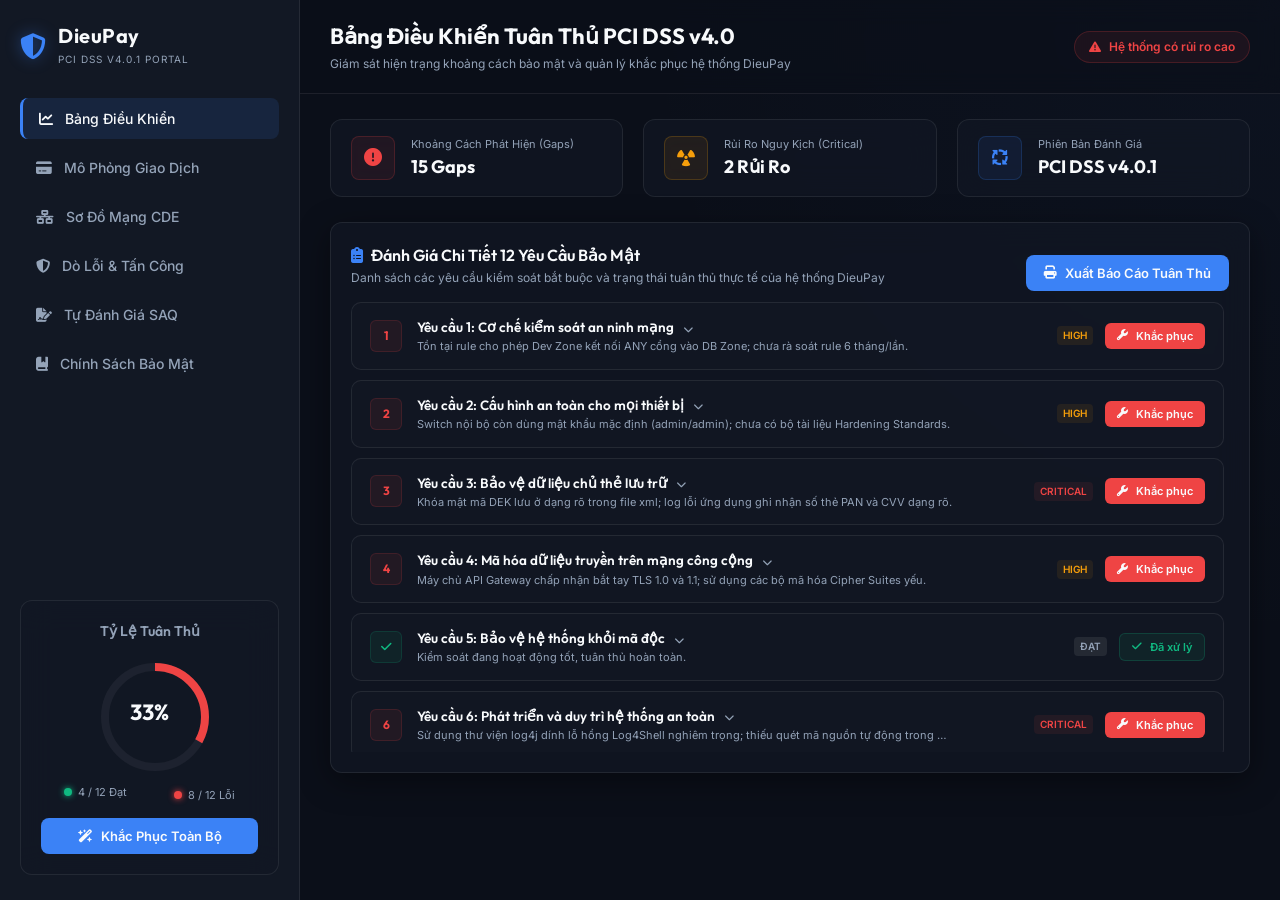
<file: simulator/index.html>
<!DOCTYPE html>
<html lang="vi">

<head>
    <meta charset="UTF-8">
    <meta name="viewport" content="width=device-width, initial-scale=1.0">
    <title>DieuPay PCI DSS v4.0 Simulator & Compliance Dashboard</title>
    <!-- Google Fonts -->
    <link rel="preconnect" href="https://fonts.googleapis.com">
    <link rel="preconnect" href="https://fonts.gstatic.com" crossorigin>
    <link
        href="https://fonts.googleapis.com/css2?family=Inter:wght@300;400;500;600;700&family=Outfit:wght@400;500;600;700;800&family=Fira+Code:wght@400;500&display=swap"
        rel="stylesheet">
    <!-- FontAwesome Icons -->
    <link rel="stylesheet" href="https://cdnjs.cloudflare.com/ajax/libs/font-awesome/6.4.0/css/all.min.css">
    <!-- Custom Style -->
    <link rel="stylesheet" href="style.css">
</head>

<body>
    <div class="app-container">
        <!-- Sidebar Navigation -->
        <aside class="sidebar">
            <div class="logo-area">
                <div class="logo-icon"><i class="fa-solid fa-shield-halved"></i></div>
                <div class="logo-text">
                    <h2>DieuPay</h2>
                    <span>PCI DSS v4.0.1 Portal</span>
                </div>
            </div>

            <nav class="nav-menu">
                <button class="nav-btn active" data-tab="tab-dashboard" id="btn-tab-dashboard">
                    <i class="fa-solid fa-chart-line"></i>
                    <span>Bảng Điều Khiển</span>
                </button>
                <button class="nav-btn" data-tab="tab-simulator" id="btn-tab-simulator">
                    <i class="fa-solid fa-credit-card"></i>
                    <span>Mô Phỏng Giao Dịch</span>
                </button>
                <button class="nav-btn" data-tab="tab-network" id="btn-tab-network">
                    <i class="fa-solid fa-network-wired"></i>
                    <span>Sơ Đồ Mạng CDE</span>
                </button>
                <button class="nav-btn" data-tab="tab-scanner" id="btn-tab-scanner">
                    <i class="fa-solid fa-shield-halved"></i>
                    <span>Dò Lỗi & Tấn Công</span>
                </button>
                <button class="nav-btn" data-tab="tab-saq" id="btn-tab-saq">
                    <i class="fa-solid fa-file-signature"></i>
                    <span>Tự Đánh Giá SAQ</span>
                </button>
                <button class="nav-btn" data-tab="tab-policies" id="btn-tab-policies">
                    <i class="fa-solid fa-book-bookmark"></i>
                    <span>Chính Sách Bảo Mật</span>
                </button>
            </nav>

            <div class="compliance-summary-card">
                <h3>Tỷ Lệ Tuân Thủ</h3>
                <div class="progress-circle-container">
                    <svg class="progress-ring" width="120" height="120">
                        <circle class="progress-ring__background" stroke="rgba(255,255,255,0.05)" stroke-width="8"
                            fill="transparent" r="50" cx="60" cy="60" />
                        <circle class="progress-ring__circle" id="compliance-ring" stroke="#ef4444" stroke-width="8"
                            fill="transparent" r="50" cx="60" cy="60" />
                    </svg>
                    <div class="progress-value" id="compliance-score-val">31%</div>
                </div>
                <div class="status-summary">
                    <div class="status-item">
                        <span class="dot green"></span>
                        <span id="txt-compliant-count">4 / 12 Đạt</span>
                    </div>
                    <div class="status-item mt-5">
                        <span class="dot red"></span>
                        <span id="txt-noncompliant-count">8 / 12 Lỗi</span>
                    </div>
                </div>
                <button class="btn btn-primary btn-block mt-15" id="btn-remediate-all">
                    <i class="fa-solid fa-wand-magic-sparkles"></i> Khắc Phục Toàn Bộ
                </button>
            </div>
        </aside>

        <!-- Main Content Area -->
        <main class="main-content">
            <header class="top-bar">
                <div class="page-title">
                    <h1 id="page-title-text">Bảng Điều Khiển Tuân Thủ PCI DSS v4.0</h1>
                    <p id="page-subtitle-text">Giám sát hiện trạng khoảng cách bảo mật và quản lý khắc phục hệ thống
                        DieuPay</p>
                </div>
                <div class="system-status">
                    <span class="status-badge red" id="system-status-badge">
                        <i class="fa-solid fa-triangle-exclamation"></i> Hệ thống có rủi ro cao
                    </span>
                </div>
            </header>

            <!-- TAB 1: COMPLIANCE DASHBOARD -->
            <section class="tab-content active" id="tab-dashboard">
                <div class="dashboard-grid">
                    <!-- Stat Cards -->
                    <div class="stat-card gap-card">
                        <div class="card-icon red-glow"><i class="fa-solid fa-circle-exclamation"></i></div>
                        <div class="card-info">
                            <span class="info-label">Khoảng Cách Phát Hiện (Gaps)</span>
                            <span class="info-value" id="stat-gaps-count">17 Lỗ Hổng</span>
                        </div>
                    </div>
                    <div class="stat-card risk-card">
                        <div class="card-icon orange-glow"><i class="fa-solid fa-radiation"></i></div>
                        <div class="card-info">
                            <span class="info-label">Rủi Ro Nguy Kịch (Critical)</span>
                            <span class="info-value" id="stat-critical-count">3 Rủi Ro</span>
                        </div>
                    </div>
                    <div class="stat-card method-card">
                        <div class="card-icon blue-glow"><i class="fa-solid fa-arrows-spin"></i></div>
                        <div class="card-info">
                            <span class="info-label">Phiên Bản Đánh Giá</span>
                            <span class="info-value">PCI DSS v4.0.1</span>
                        </div>
                    </div>
                </div>

                <!-- 12 Requirements List -->
                <div class="section-card mt-25">
                    <div class="card-header card-header-flex">
                        <div>
                            <h2 style="display: flex; align-items: center; gap: 8px;"><i
                                    class="fa-solid fa-clipboard-list" style="color: var(--color-primary);"></i> Đánh
                                Giá Chi Tiết 12 Yêu Cầu Bảo Mật</h2>
                            <p>Danh sách các yêu cầu kiểm soát bắt buộc và trạng thái tuân thủ thực tế của hệ thống
                                DieuPay</p>
                        </div>
                        <button class="btn btn-primary" id="btn-print-report">
                            <i class="fa-solid fa-print"></i> Xuất Báo Cáo Tuân Thủ
                        </button>
                    </div>
                    <div class="requirements-list" id="requirements-container">
                        <!-- Requirements items will be dynamically rendered by JavaScript -->
                    </div>
                </div>
            </section>

            <!-- TAB 2: TRANSACTION SIMULATOR -->
            <section class="tab-content" id="tab-simulator">
                <div class="simulator-layout">
                    <!-- Simulator Controls & Form -->
                    <div class="sim-left-panel">
                        <!-- Mode Toggle -->
                        <div class="section-card">
                            <h3 style="display: flex; align-items: center; gap: 8px;"><i class="fa-solid fa-sliders"
                                    style="color: var(--color-primary);"></i> Chế Độ Mô Phỏng An Ninh</h3>
                            <p class="text-muted mb-15">Chọn chế độ để kiểm chứng cách hệ thống DieuPay xử lý và lưu trữ
                                thông tin thẻ.</p>
                            <div class="mode-toggle-group">
                                <button class="mode-btn active red-mode" id="btn-mode-noncompliant">
                                    <i class="fa-solid fa-bug"></i>
                                    <div class="mode-text">
                                        <strong>Chưa Tuân Thủ</strong>
                                        <span>Dễ bị tấn công, lộ dữ liệu</span>
                                    </div>
                                </button>
                                <button class="mode-btn green-mode" id="btn-mode-compliant">
                                    <i class="fa-solid fa-shield-halved"></i>
                                    <div class="mode-text">
                                        <strong>Đã Tuân Thủ</strong>
                                        <span>Mã hóa HSM, Log Sanitized</span>
                                    </div>
                                </button>
                            </div>
                        </div>

                        <!-- Trạng Thái Bảo Mật Hệ Thống -->
                        <div class="section-card mt-20 security-status-panel" id="security-warnings-panel">
                            <h3 style="display: flex; align-items: center; gap: 8px;"><i
                                    class="fa-solid fa-shield-halved" style="color: var(--color-primary);"></i> Trạng
                                Thái Bảo Mật Hệ Thống</h3>
                            <div id="security-warnings-content">
                                <!-- Nội dung cập nhật động từ Javascript -->
                            </div>
                        </div>

                        <!-- Payment Checkout Form Mockup -->
                        <div class="section-card mt-20 payment-card-form">
                            <div class="payment-card-header">
                                <i class="fa-solid fa-wallet"></i>
                                <span>Cổng Thanh Toán DieuPay (Mockup Checkout)</span>
                            </div>
                            <div class="card-preview">
                                <div class="card-chip"></div>
                                <div class="card-number-preview" id="preview-number">•••• •••• •••• ••••</div>
                                <div class="card-details-preview">
                                    <div>
                                        <span class="preview-label">CHỦ THẺ</span>
                                        <span class="preview-value" id="preview-name">NGUYEN VAN A</span>
                                    </div>
                                    <div>
                                        <span class="preview-label">HẠN DÙNG</span>
                                        <span class="preview-value" id="preview-expiry">12/28</span>
                                    </div>
                                </div>
                                <div class="card-brand"><i class="fa-brands fa-cc-visa"></i></div>
                            </div>

                            <form id="payment-form" onsubmit="return false;">
                                <div class="form-group">
                                    <label for="card-holder">Tên trên thẻ</label>
                                    <input type="text" id="card-holder" value="NGUYEN VAN A" placeholder="NGUYEN VAN A"
                                        autocomplete="off" required>
                                </div>
                                <div class="form-group">
                                    <label for="card-number">Số thẻ tín dụng (PAN)</label>
                                    <div class="input-icon-wrapper">
                                        <i class="fa-solid fa-credit-card input-icon"></i>
                                        <input type="text" id="card-number" value="4111110022334455"
                                            placeholder="4111 1100 2233 4455" maxlength="19" autocomplete="off"
                                            required>
                                    </div>
                                </div>
                                <div class="form-row">
                                    <div class="form-group col-6">
                                        <label for="card-expiry">Ngày hết hạn</label>
                                        <input type="text" id="card-expiry" value="12/28" placeholder="MM/YY"
                                            maxlength="5" autocomplete="off" required>
                                    </div>
                                    <div class="form-group col-6">
                                        <label for="card-cvv">Mã bảo mật (CVV2)</label>
                                        <input type="password" id="card-cvv" value="123" placeholder="123" maxlength="4"
                                            autocomplete="off" required>
                                    </div>
                                </div>
                                <button class="btn btn-success btn-block mt-15" id="btn-submit-payment">
                                    <i class="fa-solid fa-lock"></i> Thanh Toán Ngay (150,000 đ)
                                </button>
                            </form>
                        </div>
                    </div>

                    <!-- Visual Flow & Real-time Outputs -->
                    <div class="sim-right-panel">
                        <!-- Transaction Visual Flow Animation -->
                        <div class="section-card flex-grow-1 flex-col">
                            <h3 style="display: flex; align-items: center; gap: 8px;"><i class="fa-solid fa-route"
                                    style="color: var(--color-primary);"></i> Tiến Trình Truyền Tải Dữ Liệu</h3>
                            <p class="text-muted mb-15">Theo dõi đường đi của thông tin thẻ qua các thành phần của
                                DieuPay.</p>

                            <div class="flow-container">
                                <div class="flow-node active" id="node-client"
                                    data-tooltip="Thiết bị Khách hàng (Nhập PAN, CVV)">
                                    <i class="fa-solid fa-laptop"></i>
                                    <span>Client App</span>
                                </div>
                                <div class="flow-connector" id="conn-client-apigw">
                                    <div class="flow-dot"></div>
                                </div>
                                <div class="flow-node" id="node-apigw"
                                    data-tooltip="API Gateway & WAF (AWS Singapore Subnet)">
                                    <i class="fa-solid fa-gears"></i>
                                    <span>API Gateway</span>
                                </div>
                                <div class="flow-connector" id="conn-apigw-core">
                                    <div class="flow-dot"></div>
                                </div>
                                <div class="flow-node" id="node-core"
                                    data-tooltip="Payment Core Processing (Viettel IDC CDE Zone)">
                                    <i class="fa-solid fa-microchip"></i>
                                    <span>Core Payment</span>
                                </div>
                                <div class="flow-connector-split" id="split-core">
                                    <div class="split-line-hsm" id="conn-core-hsm">
                                        <div class="flow-dot-hsm"></div>
                                    </div>
                                    <div class="split-line-db" id="conn-core-db">
                                        <div class="flow-dot-db"></div>
                                    </div>
                                </div>
                                <div class="split-nodes">
                                    <div class="flow-node small" id="node-hsm"
                                        data-tooltip="Thiết bị Mật mã HSM (Sinh Token / Giải mã)">
                                        <i class="fa-solid fa-key"></i>
                                        <span>HSM Key</span>
                                    </div>
                                    <div class="flow-node small" id="node-db"
                                        data-tooltip="Cơ sở dữ liệu PostgreSQL (Lưu trữ giao dịch)">
                                        <i class="fa-solid fa-database"></i>
                                        <span>PostgreSQL</span>
                                    </div>
                                </div>
                            </div>
                        </div>

                        <!-- System Logs & DB Records -->
                        <div class="section-card mt-20 console-panel">
                            <div class="console-header">
                                <ul class="console-tabs">
                                    <li class="active" data-console="console-logs" id="btn-console-logs"><i
                                            class="fa-solid fa-terminal"></i> Nhật Ký Hệ Thống (System Logs)</li>
                                    <li data-console="console-db" id="btn-console-db"><i
                                            class="fa-solid fa-database"></i> Cơ Sở Dữ Liệu (PostgreSQL Storage)</li>
                                </ul>
                            </div>
                            <div class="console-body">
                                <div class="console-content active" id="console-logs">
                                    <div class="log-line text-muted">// Hệ thống DieuPay sẵn sàng. Nhấn "Thanh Toán
                                        Ngay" để mô phỏng.</div>
                                </div>
                                <div class="console-content" id="console-db">
                                    <table class="db-table">
                                        <thead>
                                            <tr>
                                                <th>Mã GD</th>
                                                <th>Thời gian</th>
                                                <th>Khách hàng</th>
                                                <th>Dữ liệu thẻ (PAN)</th>
                                                <th>Mã CVV2</th>
                                                <th>Trạng thái lưu trữ</th>
                                            </tr>
                                        </thead>
                                        <tbody id="db-table-body">
                                            <tr>
                                                <td colspan="6" class="text-center text-muted">// Cơ sở dữ liệu trống.
                                                </td>
                                            </tr>
                                        </tbody>
                                    </table>
                                </div>
                            </div>
                        </div>
                    </div>
                </div>
            </section>

            <!-- TAB 3: NETWORK DIAGRAM MAP -->
            <section class="tab-content" id="tab-network">
                <div class="network-layout">
                    <!-- Left: Interactive Topology SVG -->
                    <div class="network-map-card">
                        <div class="network-map-header">
                            <h3 style="display: flex; align-items: center; gap: 8px;"><i
                                    class="fa-solid fa-network-wired" style="color: var(--color-primary);"></i> Sơ Đồ
                                Phân Tách Mạng & Ranh Giới Bảo Mật CDE</h3>
                            <p class="text-muted">Di chuột hoặc nhấp vào các nút thiết bị để xem thông tin an ninh chi
                                tiết</p>
                        </div>
                        <div class="network-map-body" id="network-map-container">
                            <!-- Inline SVG for Network Map -->
                            <svg viewBox="0 0 1000 540" class="network-svg">
                                <defs>
                                    <pattern id="grid" width="20" height="20" patternUnits="userSpaceOnUse">
                                        <path d="M 20 0 L 0 0 0 20" fill="none" stroke="rgba(255,255,255,0.015)"
                                            stroke-width="1" />
                                    </pattern>

                                    <!-- Gradients for Zones -->
                                    <linearGradient id="grad-internet" x1="0%" y1="0%" x2="100%" y2="100%">
                                        <stop offset="0%" stop-color="rgba(148, 163, 184, 0.08)" />
                                        <stop offset="100%" stop-color="rgba(148, 163, 184, 0.01)" />
                                    </linearGradient>
                                    <linearGradient id="grad-aws" x1="0%" y1="0%" x2="100%" y2="100%">
                                        <stop offset="0%" stop-color="rgba(59, 130, 246, 0.08)" />
                                        <stop offset="100%" stop-color="rgba(59, 130, 246, 0.01)" />
                                    </linearGradient>
                                    <linearGradient id="grad-cde-danger" x1="0%" y1="0%" x2="100%" y2="100%">
                                        <stop offset="0%" stop-color="rgba(239, 68, 68, 0.06)" />
                                        <stop offset="100%" stop-color="rgba(239, 68, 68, 0.01)" />
                                    </linearGradient>
                                    <linearGradient id="grad-cde-secure" x1="0%" y1="0%" x2="100%" y2="100%">
                                        <stop offset="0%" stop-color="rgba(16, 185, 129, 0.08)" />
                                        <stop offset="100%" stop-color="rgba(16, 185, 129, 0.01)" />
                                    </linearGradient>
                                    <linearGradient id="grad-mgmt" x1="0%" y1="0%" x2="100%" y2="100%">
                                        <stop offset="0%" stop-color="rgba(245, 158, 11, 0.06)" />
                                        <stop offset="100%" stop-color="rgba(245, 158, 11, 0.01)" />
                                    </linearGradient>

                                    <!-- Markers for arrows -->
                                    <marker id="arrow-blue" viewBox="0 0 10 10" refX="29" refY="5" markerWidth="6"
                                        markerHeight="6" orient="auto-start-reverse">
                                        <path d="M 0 1.5 L 8 5 L 0 8.5 z" fill="var(--color-primary)" />
                                    </marker>
                                    <marker id="arrow-green" viewBox="0 0 10 10" refX="29" refY="5" markerWidth="6"
                                        markerHeight="6" orient="auto-start-reverse">
                                        <path d="M 0 1.5 L 8 5 L 0 8.5 z" fill="var(--color-success)" />
                                    </marker>
                                    <marker id="arrow-gray" viewBox="0 0 10 10" refX="27" refY="5" markerWidth="5"
                                        markerHeight="5" orient="auto-start-reverse">
                                        <path d="M 0 2 L 6 5 L 0 8 z" fill="rgba(255,255,255,0.2)" />
                                    </marker>
                                    <marker id="arrow-mgmt" viewBox="0 0 10 10" refX="27" refY="5" markerWidth="5"
                                        markerHeight="5" orient="auto-start-reverse">
                                        <path d="M 0 2 L 6 5 L 0 8 z" fill="var(--text-secondary)" fill-opacity="0.4" />
                                    </marker>
                                </defs>
                                <rect width="100%" height="100%" fill="url(#grid)" />

                                <!-- Zones Boundaries -->
                                <!-- Zone: Internet -->
                                <rect x="15" y="30" width="200" height="210" rx="10" class="zone-box zone-internet" />
                                <text x="25" y="50" class="zone-title">INTERNET (PUBLIC)</text>

                                <!-- Zone: AWS DMZ -->
                                <rect x="235" y="30" width="530" height="145" rx="10" class="zone-box zone-aws-dmz" />
                                <text x="245" y="50" class="zone-title">AWS DMZ ZONE (SINGAPORE)</text>

                                <!-- Zone: External NAPAS -->
                                <rect x="785" y="30" width="200" height="145" rx="10" class="zone-box zone-internet" />
                                <text x="795" y="50" class="zone-title">EXTERNAL PARTNERS</text>

                                <!-- Zone: Viettel IDC CDE -->
                                <rect x="535" y="200" width="450" height="320" rx="10"
                                    class="zone-box zone-viettel-cde" />
                                <text x="545" y="220" class="zone-title">VIETTEL IDC - CDE ZONE (SECURE)</text>

                                <!-- Zone: Viettel IDC Management -->
                                <rect x="235" y="200" width="280" height="320" rx="10"
                                    class="zone-box zone-viettel-mgmt" />
                                <text x="245" y="220" class="zone-title">IDC MANAGEMENT ZONE</text>

                                <!-- Connection lines -->
                                <!-- User -> WAF -->
                                <line x1="115" y1="100" x2="310" y2="100" class="net-link active-link"
                                    marker-end="url(#arrow-blue)" />
                                <!-- WAF -> Web -->
                                <line x1="310" y1="100" x2="470" y2="100" class="net-link active-link"
                                    marker-end="url(#arrow-blue)" />
                                <!-- Web -> API Gateway -->
                                <line x1="470" y1="100" x2="630" y2="100" class="net-link active-link"
                                    marker-end="url(#arrow-blue)" />
                                <!-- API Gateway -> Firewall CDE -->
                                <path d="M 630 100 L 630 220 L 610 220 L 610 275" fill="none"
                                    class="net-link active-link" marker-end="url(#arrow-blue)" />
                                <!-- Firewall CDE -> Core -->
                                <line x1="610" y1="275" x2="755" y2="275" class="net-link active-link"
                                    marker-end="url(#arrow-blue)" />
                                <!-- Core -> HSM -->
                                <line x1="755" y1="275" x2="900" y2="360" class="net-link"
                                    marker-end="url(#arrow-gray)" />
                                <!-- Core -> DB -->
                                <line x1="755" y1="275" x2="755" y2="415" class="net-link"
                                    marker-end="url(#arrow-gray)" />
                                <!-- Core -> Napas -->
                                <path d="M 755 275 L 755 100 L 890 100" fill="none" class="net-link active-link"
                                    marker-end="url(#arrow-blue)" />

                                <!-- Admin -> VPN Tunnel (Firewall / Bastion) -->
                                <path d="M 115 195 L 310 195 L 310 275" fill="none" class="net-link vpn-link"
                                    stroke-dasharray="4,4" marker-end="url(#arrow-gray)" />
                                <path d="M 115 195 L 610 195 L 610 275" fill="none" class="net-link vpn-link"
                                    stroke-dasharray="4,4" marker-end="url(#arrow-gray)" />

                                <!-- Bastion -> Internal Mgmt / Routing -->
                                <line x1="310" y1="275" x2="450" y2="275" class="net-link mgmt-link"
                                    stroke-dasharray="3,3" marker-end="url(#arrow-mgmt)" />
                                <line x1="310" y1="275" x2="610" y2="275" class="net-link mgmt-link"
                                    stroke-dasharray="3,3" marker-end="url(#arrow-mgmt)" />
                                <path d="M 310 275 L 310 330 L 755 330 L 755 275" fill="none" class="net-link mgmt-link"
                                    stroke-dasharray="3,3" marker-end="url(#arrow-mgmt)" />

                                <!-- Database -> Backup (Secure storage) -->
                                <path d="M 755 415 L 755 490 L 450 490 L 450 435" fill="none" class="net-link mgmt-link"
                                    stroke-dasharray="3,3" marker-end="url(#arrow-mgmt)" />
                                <!-- AD -> Core -->
                                <path d="M 450 275 L 450 240 L 755 240 L 755 275" fill="none" class="net-link mgmt-link"
                                    stroke-dasharray="2,2" marker-end="url(#arrow-mgmt)" />

                                <!-- SIEM Audit Log Shipper Connections (Requirement 10) -->
                                <path d="M 610 275 L 610 390 L 310 390 L 310 435" fill="none" class="net-link log-link"
                                    stroke-dasharray="2,2" marker-end="url(#arrow-gray)" />
                                <path d="M 450 275 L 450 370 L 310 370 L 310 435" fill="none" class="net-link log-link"
                                    stroke-dasharray="2,2" marker-end="url(#arrow-gray)" />
                                <line x1="310" y1="275" x2="310" y2="435" class="net-link log-link"
                                    stroke-dasharray="2,2" marker-end="url(#arrow-gray)" />
                                <line x1="450" y1="435" x2="310" y2="435" class="net-link log-link"
                                    stroke-dasharray="2,2" marker-end="url(#arrow-gray)" />

                                <!-- Interactive Legend Panel -->
                                <g transform="translate(15, 260)">
                                    <rect width="200" height="250" rx="8" fill="rgba(18, 24, 36, 0.85)"
                                        stroke="var(--border-glass)" stroke-width="1" />
                                    <text x="15" y="25" font-family="var(--font-heading)" font-size="12"
                                        font-weight="700" fill="var(--text-primary)">CHÚ GIẢI SƠ ĐỒ</text>

                                    <!-- Legend Items -->
                                    <line x1="20" y1="50" x2="50" y2="50" class="net-link active-link"
                                        stroke-width="2" />
                                    <text x="60" y="54" font-family="var(--font-body)" font-size="10"
                                        fill="var(--text-secondary)">Luồng Giao Dịch Thẻ</text>

                                    <path d="M 20 75 L 50 75" class="net-link vpn-link" stroke-width="1.5"
                                        stroke-dasharray="4,4" />
                                    <text x="60" y="79" font-family="var(--font-body)" font-size="10"
                                        fill="var(--text-secondary)">Kênh VPN Quản Trị</text>

                                    <path d="M 20 100 L 50 100" class="net-link mgmt-link" stroke-width="1.5"
                                        stroke-dasharray="3,3" />
                                    <text x="60" y="104" font-family="var(--font-body)" font-size="10"
                                        fill="var(--text-secondary)">Kênh Vận Hành Nội Bộ</text>

                                    <path d="M 20 125 L 50 125" class="net-link log-link" stroke-width="1.5"
                                        stroke-dasharray="2,2" />
                                    <text x="60" y="129" font-family="var(--font-body)" font-size="10"
                                        fill="var(--text-secondary)">Đường Truyền Logs SIEM</text>

                                    <!-- Compliance Indicators -->
                                    <circle cx="35" cy="160" r="7" fill="var(--bg-secondary)"
                                        stroke="var(--color-success)" stroke-width="1.5" />
                                    <text x="60" y="164" font-family="var(--font-body)" font-size="10"
                                        fill="var(--text-secondary)">Thiết Bị Đạt Chuẩn</text>

                                    <circle cx="35" cy="185" r="7" fill="var(--bg-secondary)"
                                        stroke="var(--color-danger)" stroke-width="1.5" />
                                    <text x="60" y="189" font-family="var(--font-body)" font-size="10"
                                        fill="var(--text-secondary)">Thiết Bị Có Lỗ Hổng</text>

                                    <circle cx="35" cy="210" r="7" fill="var(--bg-secondary)"
                                        stroke="var(--color-warning)" stroke-width="1.5" />
                                    <text x="60" y="214" font-family="var(--font-body)" font-size="10"
                                        fill="var(--text-secondary)">Vùng Liên Kết (Connected)</text>
                                </g>

                                <!-- Nodes -->
                                <!-- Node: user -->
                                <g class="net-node" id="node-net-user" data-node="user">
                                    <circle cx="115" cy="100" r="25" class="node-bg" />
                                    <text x="115" y="106" class="node-icon">&#xf109;</text>
                                    <text x="115" y="142" class="node-label">Khách hàng</text>
                                </g>

                                <!-- Node: admin -->
                                <g class="net-node" id="node-net-admin" data-node="admin">
                                    <circle cx="115" cy="195" r="25" class="node-bg" />
                                    <text x="115" y="201" class="node-icon">&#xf505;</text>
                                    <text x="115" y="237" class="node-label">Kỹ sư VPN</text>
                                </g>

                                <!-- Node: waf -->
                                <g class="net-node" id="node-net-waf" data-node="waf">
                                    <circle cx="310" cy="100" r="25" class="node-bg" />
                                    <text x="310" y="106" class="node-icon">&#xf3ed;</text>
                                    <text x="310" y="142" class="node-label">AWS WAF & ALB</text>
                                </g>

                                <!-- Node: web -->
                                <g class="net-node" id="node-net-web" data-node="web">
                                    <circle cx="470" cy="100" r="25" class="node-bg" />
                                    <text x="470" y="106" class="node-icon">&#xf233;</text>
                                    <text x="470" y="142" class="node-label">Web Server</text>
                                </g>

                                <!-- Node: apigw -->
                                <g class="net-node" id="node-net-apigw" data-node="apigw">
                                    <circle cx="630" cy="100" r="25" class="node-bg" />
                                    <text x="630" y="106" class="node-icon">&#xf085;</text>
                                    <text x="630" y="142" class="node-label">API Gateway</text>
                                </g>

                                <!-- Node: napas -->
                                <g class="net-node" id="node-net-napas" data-node="napas">
                                    <circle cx="890" cy="100" r="28" class="node-bg" />
                                    <text x="890" y="106" class="node-icon">&#xf19c;</text>
                                    <text x="890" y="144" class="node-label">Cổng NAPAS</text>
                                </g>

                                <!-- Node: cde-fw -->
                                <g class="net-node" id="node-net-cde-fw" data-node="cde-fw">
                                    <circle cx="610" cy="275" r="25" class="node-bg" />
                                    <text x="610" y="281" class="node-icon">&#xf132;</text>
                                    <text x="610" y="317" class="node-label">Palo Alto NGFW</text>
                                </g>

                                <!-- Node: core -->
                                <g class="net-node" id="node-net-core" data-node="core">
                                    <circle cx="755" cy="275" r="28" class="node-bg critical-node" />
                                    <text x="755" y="281" class="node-icon">&#xf2db;</text>
                                    <text x="755" y="319" class="node-label">Payment Core</text>
                                </g>

                                <!-- Node: hsm -->
                                <g class="net-node" id="node-net-hsm" data-node="hsm">
                                    <circle cx="900" cy="360" r="25" class="node-bg" />
                                    <text x="900" y="366" class="node-icon small-icon">&#xf084;</text>
                                    <text x="900" y="402" class="node-label">HSM Thales</text>
                                </g>

                                <!-- Node: db -->
                                <g class="net-node" id="node-net-db" data-node="db">
                                    <circle cx="755" cy="415" r="28" class="node-bg critical-node" />
                                    <text x="755" y="421" class="node-icon">&#xf1c0;</text>
                                    <text x="755" y="459" class="node-label">PostgreSQL DB</text>
                                </g>

                                <!-- Node: bastion -->
                                <g class="net-node" id="node-net-bastion" data-node="bastion">
                                    <circle cx="310" cy="275" r="25" class="node-bg" />
                                    <text x="310" y="281" class="node-icon">&#xf52b;</text>
                                    <text x="310" y="317" class="node-label">Bastion Host</text>
                                </g>

                                <!-- Node: ad -->
                                <g class="net-node" id="node-net-ad" data-node="ad">
                                    <circle cx="450" cy="275" r="25" class="node-bg" />
                                    <text x="450" y="281" class="node-icon">&#xf509;</text>
                                    <text x="450" y="317" class="node-label">Active Directory</text>
                                </g>

                                <!-- Node: siem -->
                                <g class="net-node" id="node-net-siem" data-node="siem">
                                    <circle cx="310" cy="435" r="25" class="node-bg" />
                                    <text x="310" y="441" class="node-icon">&#xe522;</text>
                                    <text x="310" y="477" class="node-label">Wazuh SIEM</text>
                                </g>

                                <!-- Node: backup -->
                                <g class="net-node" id="node-net-backup" data-node="backup">
                                    <circle cx="450" cy="435" r="25" class="node-bg" />
                                    <text x="450" y="441" class="node-icon">&#xf0a0;</text>
                                    <text x="450" y="477" class="node-label">Backup Server</text>
                                </g>
                            </svg>
                        </div>
                    </div>

                    <!-- Right: Info Panel of Selected Node -->
                    <div class="network-info-card">
                        <div class="section-card">
                            <h3 style="display: flex; align-items: center; gap: 8px;"><i class="fa-solid fa-circle-info"
                                    style="color: var(--color-primary);"></i> Chi Tiết Thành Phần Mạng</h3>
                            <p class="text-muted mb-15">Thông tin tài sản và trạng thái bảo mật của thiết bị đang chọn
                            </p>

                            <div class="selected-node-details" id="node-details-panel">
                                <div class="empty-node-selection">
                                    <i class="fa-solid fa-mouse-pointer animate-bounce"></i>
                                    <p>Vui lòng click vào một thiết bị trên sơ đồ để xem thông tin an ninh chi tiết.</p>
                                </div>
                            </div>
                        </div>
                    </div>
                </div>
            </section>

            <!-- TAB 4: SECURITY SCANNER & ATTACK SIMULATOR -->
            <section class="tab-content" id="tab-scanner">
                <div class="scanner-layout">
                    <!-- Left: Vulnerability Scanner -->
                    <div class="section-card scanner-panel">
                        <div class="scanner-panel-header">
                            <div>
                                <h3 style="display: flex; align-items: center; gap: 8px;"><i
                                        class="fa-solid fa-magnifying-glass-shield"
                                        style="color: var(--color-primary);"></i> Trình Quét Lỗ Hổng Bảo Mật Giả Lập
                                </h3>
                                <p class="text-muted">Dò tìm các lỗ hổng hệ thống và cấu hình mạng (Nessus/Qualys
                                    Simulator)</p>
                            </div>
                            <button class="btn btn-primary" id="btn-start-scan">
                                <i class="fa-solid fa-play"></i> Bắt đầu Quét Hệ Thống
                            </button>
                        </div>

                        <!-- Scan Status / Progress Bar -->
                        <div class="scan-progress-area mt-15" id="scan-progress-area" style="display: none;">
                            <div class="progress-bar-container">
                                <div class="progress-bar-fill" id="scan-progress-bar">0%</div>
                            </div>
                            <div class="scan-status-text text-muted mt-5" id="scan-status-text">Đang khởi tạo máy
                                quét...</div>
                        </div>

                        <!-- Scan Report Output -->
                        <div class="scan-report-container mt-20" id="scan-report-container">
                            <div class="scan-report-empty text-center text-muted">
                                <i class="fa-solid fa-magnifying-glass-shield animate-pulse"
                                    style="font-size: 36px; display: block; margin-bottom: 15px; color: var(--text-secondary);"></i>
                                <p>Môi trường DieuPay chưa được quét an ninh. Nhấn nút "Bắt đầu Quét Hệ Thống" để dò tìm
                                    lỗ hổng.</p>
                            </div>
                            <!-- Discovered CVEs will be rendered here dynamically -->
                        </div>
                    </div>

                    <!-- Right: Attack Simulator -->
                    <div class="section-card attack-panel">
                        <h3 style="display: flex; align-items: center; gap: 8px; margin-bottom: 5px;"><i
                                class="fa-solid fa-user-secret" style="color: var(--color-danger);"></i> Mô Phỏng Kịch
                            Bản Tấn Công</h3>
                        <p class="text-muted mb-15">Thử nghiệm các cuộc tấn công mạng thực tế để kiểm tra tính hiệu quả
                            của các cơ chế phòng thủ DieuPay.</p>

                        <div class="attack-scenarios-grid">
                            <div class="attack-card" id="attack-sql">
                                <div class="attack-icon"><i class="fa-solid fa-database"></i></div>
                                <div class="attack-info">
                                    <strong>SQL Injection (SQLi)</strong>
                                    <span>Khai thác truy vấn DB thông qua cổng thanh toán API công cộng.</span>
                                </div>
                                <button class="btn btn-danger btn-sm" onclick="runAttack('sql')">Tấn Công</button>
                            </div>

                            <div class="attack-card" id="attack-log4j">
                                <div class="attack-icon"><i class="fa-solid fa-terminal"></i></div>
                                <div class="attack-info">
                                    <strong>Khai thác Log4Shell (RCE)</strong>
                                    <span>Gửi payload JNDI qua logs để thực thi mã từ xa trên Core Server.</span>
                                </div>
                                <button class="btn btn-danger btn-sm" onclick="runAttack('log4j')">Tấn Công</button>
                            </div>

                            <div class="attack-card" id="attack-mitm">
                                <div class="attack-icon"><i class="fa-solid fa-network-wired"></i></div>
                                <div class="attack-info">
                                    <strong>Bắt gói tin truyền dẫn (MITM)</strong>
                                    <span>Nghe lén thông tin thẻ trên các kênh truyền public thiếu mã hóa.</span>
                                </div>
                                <button class="btn btn-danger btn-sm" onclick="runAttack('mitm')">Tấn Công</button>
                            </div>

                            <div class="attack-card" id="attack-brute">
                                <div class="attack-icon"><i class="fa-solid fa-user-shield"></i></div>
                                <div class="attack-info">
                                    <strong>Dò mật khẩu SSH VPN (Brute-Force)</strong>
                                    <span>Dò mật khẩu quản trị vào Bastion Host do thiếu xác thực MFA.</span>
                                </div>
                                <button class="btn btn-danger btn-sm" onclick="runAttack('brute')">Tấn Công</button>
                            </div>
                        </div>
                    </div>
                </div>
            </section>

            <!-- TAB 5: SELF-ASSESSMENT QUESTIONNAIRE (SAQ) -->
            <section class="tab-content" id="tab-saq">
                <div class="saq-layout">
                    <!-- SAQ Selector Wizard / Decision Tool -->
                    <div class="section-card">
                        <div class="card-header card-header-flex">
                            <div>
                                <h3 style="display: flex; align-items: center; gap: 8px;"><i
                                        class="fa-solid fa-wand-magic-sparkles"
                                        style="color: var(--color-primary);"></i> Trợ Lý Lựa Chọn Loại Báo Cáo SAQ</h3>
                                <p class="text-muted">Trả lời vài câu hỏi nhanh để tìm ra loại báo cáo SAQ phù hợp nhất
                                    với mô hình của DieuPay</p>
                            </div>
                            <!-- Dropdown selection fallback -->
                            <div style="display: flex; align-items: center; gap: 10px;">
                                <label for="saq-flow-select"
                                    style="font-size: 11px; color: var(--text-secondary); white-space: nowrap;">Chọn
                                    nhanh loại SAQ:</label>
                                <select id="saq-flow-select" class="form-control"
                                    style="background: rgba(0, 0, 0, 0.4); border: 1px solid var(--border-glass); color: var(--text-primary); padding: 5px 10px; border-radius: 6px; font-size: 12px; cursor: pointer;">
                                    <option value="saq-a">SAQ A - Thuê ngoài hoàn toàn</option>
                                    <option value="saq-a-ep">SAQ A-EP - Thương mại điện tử API</option>
                                    <option value="saq-b">SAQ B - Thiết bị cà thẻ cơ học</option>
                                    <option value="saq-b-ip">SAQ B-IP - POS kết nối IP</option>
                                    <option value="saq-c-vt">SAQ C-VT - Virtual Terminal</option>
                                    <option value="saq-c">SAQ C - Ứng dụng thanh toán internet</option>
                                    <option value="saq-p2pe">SAQ P2PE - Thiết bị P2PE đạt chuẩn</option>
                                    <option value="saq-d-merchant" selected>SAQ D Merchant - Doanh nghiệp (DieuPay mặc
                                        định)</option>
                                    <option value="saq-d-service">SAQ D Service Provider - Nhà cung cấp dịch vụ</option>
                                </select>
                            </div>
                        </div>

                        <!-- Wizard Container -->
                        <div class="saq-wizard-card mt-15" id="saq-wizard-container"
                            style="background: rgba(255, 255, 255, 0.01); border: 1px solid var(--border-glass); padding: 15px 20px; border-radius: 8px; margin-bottom: 15px;">
                            <div id="saq-wizard-intro">
                                <div style="display: flex; align-items: center; gap: 15px; margin-bottom: 12px;">
                                    <i class="fa-solid fa-graduation-cap"
                                        style="font-size: 24px; color: var(--color-primary);"></i>
                                    <strong style="font-size: 13px;">Bạn chưa biết chọn loại SAQ nào?</strong>
                                </div>
                                <p class="text-muted" style="font-size: 11.5px; line-height: 1.5; margin-bottom: 15px;">
                                    Theo quy định của Hội đồng Tiêu chuẩn Bảo mật PCI (PCI SSC), các doanh nghiệp tự
                                    đánh giá tuân thủ (Self-Assessment) phải lựa chọn chính xác 1 trong 9 loại báo cáo
                                    SAQ dựa trên mô hình hoạt động. Công cụ này sẽ dẫn dắt bạn từng bước để đưa ra
                                    khuyến nghị chuẩn xác nhất.
                                </p>
                                <button class="btn btn-primary btn-sm" id="btn-start-saq-wizard">
                                    <i class="fa-solid fa-play"></i> Bắt đầu Khảo sát Lựa chọn SAQ
                                </button>
                            </div>
                            <div id="saq-wizard-questions" style="display: none;">
                                <div class="wizard-progress-bar-container"
                                    style="width: 100%; height: 4px; background: rgba(255,255,255,0.05); border-radius: 2px; margin-bottom: 15px; overflow: hidden;">
                                    <div id="wizard-progress-fill"
                                        style="width: 0%; height: 100%; background: var(--color-primary); transition: width 0.3s;">
                                    </div>
                                </div>
                                <h4 id="wizard-question-text"
                                    style="font-family: var(--font-heading); font-size: 13px; font-weight: 600; margin-bottom: 12px;">
                                    Câu hỏi...</h4>
                                <div id="wizard-options-container"
                                    style="display: flex; flex-direction: column; gap: 8px; margin-bottom: 15px;">
                                    <!-- Options dynamic -->
                                </div>
                                <div style="display: flex; justify-content: space-between; align-items: center;">
                                    <button class="btn btn-secondary btn-sm" id="btn-prev-wizard"
                                        style="display: none;"><i class="fa-solid fa-chevron-left"></i> Quay
                                        lại</button>
                                    <span id="wizard-step-info" class="text-muted" style="font-size: 11px;">Bước 1 /
                                        4</span>
                                    <button class="btn btn-secondary btn-sm" id="btn-reset-wizard"
                                        style="margin-left: auto;"><i class="fa-solid fa-arrow-rotate-left"></i> Làm
                                        lại</button>
                                </div>
                            </div>
                        </div>

                        <!-- Result & QSA Advice Panel -->
                        <div id="saq-result-panel" class="saq-result-panel mt-15"
                            style="display: none; background: rgba(59, 130, 246, 0.04); border: 1px solid rgba(59, 130, 246, 0.2); padding: 15px 20px; border-radius: 8px;">
                            <!-- Will be updated by JS -->
                        </div>
                    </div>

                    <!-- SAQ-D Self-Assessment Questionnaire -->
                    <div class="section-card mt-10">
                        <div class="card-header card-header-flex">
                            <div>
                                <h3 style="display: flex; align-items: center; gap: 8px;"><i
                                        class="fa-solid fa-clipboard-question" style="color: var(--color-primary);"></i>
                                    Khảo Sát Chi Tiết Tự Đánh Giá (SAQ D)</h3>
                                <p class="text-muted">Bảng tự đánh giá DieuPay theo biểu mẫu SAQ D (Bản đầy đủ dành cho
                                    Merchant)</p>
                            </div>
                            <div class="saq-progress-box">
                                <span class="saq-progress-label">Tiến trình SAQ:</span>
                                <div class="saq-progress-bar-container">
                                    <div class="saq-progress-bar-fill" id="saq-progress-bar" style="width: 31%;"></div>
                                </div>
                                <span class="saq-progress-score" id="saq-progress-score">4 / 12 Đạt</span>
                            </div>
                        </div>

                        <!-- Attestation of Compliance (AoC) Certificate container -->
                        <div id="saq-aoc-container" class="mt-15"></div>

                        <div class="saq-instructions mt-15">
                            <i class="fa-solid fa-circle-info"></i>
                            <span>
                                <strong>Hướng dẫn:</strong> Bảng khảo sát này được đồng bộ trực tiếp với Bảng điều khiển
                                tuân thủ. Bạn có thể thay đổi trạng thái kiểm soát trực tiếp tại đây bằng cách click vào
                                "Có" (Đạt) hoặc "Không" (Thiếu sót) để kiểm chứng sự thay đổi điểm tuân thủ.
                            </span>
                        </div>

                        <div class="saq-questions-list mt-20" id="saq-questions-container">
                            <!-- Dynamic SAQ cards will be rendered here -->
                        </div>
                    </div>
                </div>
            </section>

            <!-- TAB 6: SECURITY POLICIES LIBRARY -->
            <section class="tab-content" id="tab-policies">
                <div class="policies-layout">
                    <!-- Left: Document List Sidebar -->
                    <aside class="policy-sidebar">
                        <div class="section-card" style="height: 100%; display: flex; flex-direction: column;">
                            <h3 style="display: flex; align-items: center; gap: 8px; margin-bottom: 5px;"><i
                                    class="fa-solid fa-folder-open" style="color: var(--color-primary);"></i> Thư Viện
                                Tài Liệu</h3>
                            <p class="text-muted mb-15">Chọn chính sách bảo mật để xem và sao chép phục vụ đánh giá Yêu
                                cầu 12</p>
                            <div class="policy-list-menu" id="policy-menu-container">
                                <!-- Dynamic policy buttons -->
                            </div>
                        </div>
                    </aside>

                    <!-- Right: Document Viewer -->
                    <main class="policy-viewer-panel">
                        <div class="section-card document-card">
                            <div class="document-header">
                                <div class="doc-title-area">
                                    <div class="doc-icon"><i class="fa-solid fa-file-invoice"></i></div>
                                    <div>
                                        <h3 id="doc-title">Tên tài liệu chính sách</h3>
                                        <span id="doc-metadata">Mã số: DP-SEC-POL-01 | Phiên bản: 1.0</span>
                                    </div>
                                </div>
                                <div class="doc-actions">
                                    <button class="btn btn-primary btn-sm" id="btn-copy-policy">
                                        <i class="fa-solid fa-copy"></i> Sao chép tài liệu
                                    </button>
                                </div>
                            </div>
                            <div class="document-body" id="doc-body-content">
                                <!-- Dynamic policy content -->
                            </div>
                        </div>
                    </main>
                </div>
            </section>
        </main>
    </div>

    <!-- Breach Modal Overlay (Attack Success) -->
    <div class="breach-modal-overlay" id="breach-modal">
        <div class="breach-modal-content">
            <div class="breach-modal-header">
                <i class="fa-solid fa-radiation animate-spin"></i>
                <h2>HỆ THỐNG BỊ XÂM NHẬP THÀNH CÔNG!</h2>
                <i class="fa-solid fa-radiation animate-spin"></i>
            </div>
            <div class="breach-modal-body">
                <p class="breach-alert-title">PHÁT HIỆN HÀNH VI ĐÁNH CẮP DỮ LIỆU THẺ CHỦ (DATA BREACH)</p>
                <div class="breach-details">
                    <div class="detail-row">
                        <strong class="text-secondary">Kịch bản tấn công:</strong>
                        <span id="breach-modal-attack-type">SQL Injection</span>
                    </div>
                    <div class="detail-row">
                        <strong class="text-secondary">Thiệt hại giả lập:</strong>
                        <span class="text-danger font-bold" id="breach-modal-damage">Rò rỉ 10,000 số thẻ tín dụng rõ
                            (Plaintext PAN & CVV)!</span>
                    </div>
                    <div class="detail-row">
                        <strong class="text-secondary">Nguyên nhân lỗ hổng:</strong>
                        <span id="breach-modal-cause">Không tuân thủ Yêu cầu 3 & Yêu cầu 7 của PCI DSS.</span>
                    </div>
                </div>
                <div class="breach-advice mt-15">
                    <strong>Đề xuất khắc phục ngay lập tức:</strong>
                    <p id="breach-modal-fix">Hãy quay lại Bảng điều khiển tuân thủ để thực hiện các bản vá lỗi "Khắc
                        phục" và nâng cấp an ninh hệ thống!</p>
                </div>
            </div>
            <button class="btn btn-danger mt-20 btn-block" onclick="closeBreachModal()">Đóng Cảnh Báo & Vá Lỗi</button>
        </div>
    </div>

    <!-- Secure Defense Toast/Notification (Attack Blocked) -->
    <div class="defense-toast" id="defense-toast">
        <div class="toast-icon"><i class="fa-solid fa-shield-halved"></i></div>
        <div class="toast-content">
            <strong>TẤN CÔNG BỊ CHẶN ĐỨNG THÀNH CÔNG!</strong>
            <span id="defense-toast-text">AWS WAF đã phát hiện payload SQLi và chặn địa chỉ IP nguồn (HTTP 403).</span>
        </div>
        <button class="toast-close" onclick="closeDefenseToast()"><i class="fa-solid fa-xmark"></i></button>
    </div>

    <!-- Script Sources -->
    <script src="app.js"></script>
</body>

</html>
</file>
<file: style.css>
/* --- CORE DESIGN SYSTEM --- */
:root {
    --bg-primary: #0b0f19;
    --bg-secondary: #121824;
    --bg-glass: rgba(18, 24, 36, 0.7);
    --border-glass: rgba(255, 255, 255, 0.08);
    
    --color-primary: #3b82f6;
    --color-primary-hover: #2563eb;
    --color-success: #10b981;
    --color-success-bg: rgba(16, 185, 129, 0.08);
    --color-danger: #ef4444;
    --color-danger-bg: rgba(239, 68, 68, 0.08);
    --color-warning: #f59e0b;
    --color-warning-bg: rgba(245, 158, 11, 0.08);
    
    --text-primary: #f8fafc;
    --text-secondary: #94a3b8;
    --text-muted: #475569;
    
    --font-heading: 'Outfit', sans-serif;
    --font-body: 'Inter', sans-serif;
    --font-mono: 'Fira Code', monospace;
    
    --shadow-main: 0 8px 32px 0 rgba(0, 0, 0, 0.4);
    --shadow-glow-red: 0 0 15px rgba(239, 68, 68, 0.3);
    --shadow-glow-green: 0 0 15px rgba(16, 185, 129, 0.3);
    --shadow-glow-blue: 0 0 15px rgba(59, 130, 246, 0.3);
}

/* --- RESET & LAYOUT --- */
* {
    margin: 0;
    padding: 0;
    box-sizing: border-box;
}

body {
    background-color: var(--bg-primary);
    color: var(--text-primary);
    font-family: var(--font-body);
    font-size: 14px;
    line-height: 1.5;
    overflow: hidden;
    height: 100vh;
    -webkit-font-smoothing: antialiased;
    -moz-osx-font-smoothing: grayscale;
}

.app-container {
    display: flex;
    width: 100vw;
    height: 100vh;
    overflow: hidden;
}

/* --- SIDEBAR --- */
.sidebar {
    width: 300px;
    background-color: var(--bg-secondary);
    border-right: 1px solid var(--border-glass);
    padding: 25px 20px;
    display: flex;
    flex-direction: column;
    justify-content: space-between;
    height: 100%;
    flex-shrink: 0;
}

.logo-area {
    display: flex;
    align-items: center;
    gap: 12px;
    margin-bottom: 30px;
}

.logo-icon {
    font-size: 26px;
    color: var(--color-primary);
    filter: drop-shadow(0 0 8px rgba(59, 130, 246, 0.4));
}

.logo-text h2 {
    font-family: var(--font-heading);
    font-size: 20px;
    font-weight: 700;
    letter-spacing: 0.5px;
    line-height: 1.1;
}

.logo-text span {
    font-size: 10px;
    color: var(--text-secondary);
    text-transform: uppercase;
    letter-spacing: 1px;
}

.nav-menu {
    display: flex;
    flex-direction: column;
    gap: 8px;
    flex-grow: 1;
}

.nav-btn {
    display: flex;
    align-items: center;
    gap: 12px;
    background: transparent;
    border: none;
    outline: none;
    color: var(--text-secondary);
    padding: 12px 16px;
    border-radius: 8px;
    font-family: var(--font-body);
    font-size: 14px;
    font-weight: 500;
    cursor: pointer;
    text-align: left;
    transition: all 0.2s ease;
    width: 100%;
    flex-shrink: 0;
}

.nav-btn:hover {
    color: var(--text-primary);
    background-color: rgba(255, 255, 255, 0.02);
}

.nav-btn.active {
    color: var(--text-primary);
    background-color: rgba(59, 130, 246, 0.12);
    border-left: 3px solid var(--color-primary);
}

.compliance-summary-card {
    background: var(--bg-glass);
    border: 1px solid var(--border-glass);
    border-radius: 12px;
    padding: 20px;
    text-align: center;
    backdrop-filter: blur(16px);
    margin-top: auto;
}

.compliance-summary-card h3 {
    font-family: var(--font-heading);
    font-size: 14px;
    font-weight: 600;
    margin-bottom: 15px;
    color: var(--text-secondary);
}

.progress-circle-container {
    position: relative;
    width: 110px;
    height: 110px;
    margin: 0 auto 15px auto;
}

.progress-ring__circle {
    transition: stroke-dashoffset 0.5s ease-in-out, stroke 0.5s ease;
    transform: rotate(-90deg);
    transform-origin: 50% 50%;
}

.progress-value {
    position: absolute;
    top: 50%;
    left: 50%;
    transform: translate(-50%, -50%);
    font-family: var(--font-heading);
    font-size: 22px;
    font-weight: 700;
}

.status-summary {
    display: flex;
    justify-content: space-around;
    font-size: 11px;
    color: var(--text-secondary);
    margin-bottom: 15px;
}

.status-item {
    display: flex;
    align-items: center;
    gap: 6px;
}

.dot {
    width: 8px;
    height: 8px;
    border-radius: 50%;
    display: inline-block;
}

.dot.green {
    background-color: var(--color-success);
    box-shadow: 0 0 6px var(--color-success);
}

.dot.red {
    background-color: var(--color-danger);
    box-shadow: 0 0 6px var(--color-danger);
}

/* --- MAIN CONTENT --- */
.main-content {
    flex-grow: 1;
    display: flex;
    flex-direction: column;
    height: 100%;
    overflow: hidden;
    background-image: radial-gradient(circle at top right, rgba(59, 130, 246, 0.03), transparent 50%);
}

.top-bar {
    display: flex;
    justify-content: space-between;
    align-items: center;
    padding: 20px 30px;
    border-bottom: 1px solid var(--border-glass);
    background: rgba(11, 15, 25, 0.5);
    backdrop-filter: blur(12px);
    flex-shrink: 0;
}

.page-title h1 {
    font-family: var(--font-heading);
    font-size: 22px;
    font-weight: 700;
}

.page-title p {
    font-size: 12px;
    color: var(--text-secondary);
    margin-top: 2px;
}

.status-badge {
    padding: 6px 14px;
    border-radius: 20px;
    font-size: 12px;
    font-weight: 600;
    display: flex;
    align-items: center;
    gap: 8px;
}

.status-badge.red {
    background-color: var(--color-danger-bg);
    color: var(--color-danger);
    border: 1px solid rgba(239, 68, 68, 0.2);
    animation: pulse-red 2s infinite;
}

.status-badge.green {
    background-color: var(--color-success-bg);
    color: var(--color-success);
    border: 1px solid rgba(16, 185, 129, 0.2);
}

/* --- TAB CONTENT SYSTEM --- */
.tab-content {
    display: none;
    padding: 25px 30px;
    flex-grow: 1;
    overflow-y: auto;
    height: calc(100vh - 78px);
}

.tab-content.active {
    display: flex;
    flex-direction: column;
}

/* --- BUTTONS --- */
.btn {
    display: inline-flex;
    align-items: center;
    justify-content: center;
    gap: 8px;
    padding: 10px 18px;
    border-radius: 8px;
    font-family: var(--font-body);
    font-weight: 600;
    font-size: 13px;
    cursor: pointer;
    border: none;
    outline: none;
    transition: all 0.2s ease;
}

.btn-block {
    display: flex;
    width: 100%;
}

.btn-primary {
    background-color: var(--color-primary);
    color: var(--text-primary);
}

.btn-primary:hover {
    background-color: var(--color-primary-hover);
    box-shadow: var(--shadow-glow-blue);
}

.btn-success {
    background-color: var(--color-success);
    color: var(--text-primary);
}

.btn-success:hover {
    background-color: #059669;
    box-shadow: var(--shadow-glow-green);
}

.btn-remediate {
    padding: 6px 12px;
    font-size: 11px;
    border-radius: 6px;
    background-color: var(--color-danger);
    color: var(--text-primary);
    flex-shrink: 0;
}

.btn-remediate:hover {
    background-color: #dc2626;
    box-shadow: var(--shadow-glow-red);
}

.btn-remediate.compliant-btn {
    background-color: var(--color-success-bg);
    color: var(--color-success);
    border: 1px solid rgba(16, 185, 129, 0.2);
    cursor: default;
}

.btn-remediate.compliant-btn:hover {
    background-color: var(--color-success-bg);
    box-shadow: none;
}

/* --- CARDS & BLOCKS --- */
.section-card {
    background: var(--bg-glass);
    border: 1px solid var(--border-glass);
    border-radius: 12px;
    padding: 20px;
    backdrop-filter: blur(16px);
    box-shadow: var(--shadow-main);
}

.card-header h2 {
    font-family: var(--font-heading);
    font-size: 16px;
    font-weight: 600;
}

.card-header p {
    font-size: 12px;
    color: var(--text-secondary);
    margin-top: 2px;
    margin-bottom: 15px;
}

.mt-5 { margin-top: 5px; }
.mt-15 { margin-top: 15px; }
.mt-20 { margin-top: 20px; }
.mt-25 { margin-top: 25px; }
.mb-15 { margin-bottom: 15px; }
.text-muted { color: var(--text-secondary); opacity: 0.6; }
.text-center { text-align: center; }

/* --- TAB 1: DASHBOARD STATS --- */
.dashboard-grid {
    display: grid;
    grid-template-columns: repeat(3, 1fr);
    gap: 20px;
    flex-shrink: 0;
}

.stat-card {
    background: var(--bg-glass);
    border: 1px solid var(--border-glass);
    border-radius: 12px;
    padding: 16px 20px;
    display: flex;
    align-items: center;
    gap: 16px;
    backdrop-filter: blur(16px);
}

.card-icon {
    width: 44px;
    height: 44px;
    border-radius: 8px;
    display: flex;
    align-items: center;
    justify-content: center;
    font-size: 18px;
    flex-shrink: 0;
}

.red-glow {
    background-color: var(--color-danger-bg);
    color: var(--color-danger);
    border: 1px solid rgba(239, 68, 68, 0.2);
}

.orange-glow {
    background-color: var(--color-warning-bg);
    color: var(--color-warning);
    border: 1px solid rgba(245, 158, 11, 0.2);
}

.blue-glow {
    background-color: rgba(59, 130, 246, 0.08);
    color: var(--color-primary);
    border: 1px solid rgba(59, 130, 246, 0.2);
}

.card-info {
    display: flex;
    flex-direction: column;
}

.info-label {
    font-size: 11px;
    color: var(--text-secondary);
}

.info-value {
    font-family: var(--font-heading);
    font-size: 18px;
    font-weight: 700;
}

/* --- REQUIREMENTS ITEMS --- */
.requirements-list {
    display: flex;
    flex-direction: column;
    gap: 10px;
    max-height: 50vh;
    overflow-y: auto;
    padding-right: 5px;
}

.requirement-item {
    display: flex;
    flex-direction: column;
    overflow: hidden;
    border-radius: 10px;
    background: rgba(255, 255, 255, 0.01);
    border: 1px solid var(--border-glass);
    transition: all 0.3s cubic-bezier(0.4, 0, 0.2, 1);
    flex-shrink: 0;
}

.requirement-item:hover {
    border-color: rgba(255, 255, 255, 0.12);
    background: rgba(255, 255, 255, 0.015);
}

.requirement-item.expanded {
    background: rgba(18, 24, 36, 0.95);
    border-color: rgba(59, 130, 246, 0.35);
    box-shadow: 0 8px 30px rgba(0, 0, 0, 0.45);
}

.req-header {
    display: flex;
    justify-content: space-between;
    align-items: center;
    padding: 14px 18px;
    cursor: pointer;
    width: 100%;
    transition: background-color 0.2s ease;
}

.req-header:hover {
    background: rgba(255, 255, 255, 0.02);
}

.req-left {
    display: flex;
    align-items: center;
    gap: 15px;
    width: 70%;
}

.req-badge {
    width: 32px;
    height: 32px;
    border-radius: 6px;
    display: flex;
    align-items: center;
    justify-content: center;
    font-weight: 700;
    font-family: var(--font-heading);
    font-size: 12px;
    flex-shrink: 0;
}

.req-badge.red {
    background-color: var(--color-danger-bg);
    color: var(--color-danger);
    border: 1px solid rgba(239, 68, 68, 0.15);
}

.req-badge.green {
    background-color: var(--color-success-bg);
    color: var(--color-success);
    border: 1px solid rgba(16, 185, 129, 0.15);
}

.req-info {
    display: flex;
    flex-direction: column;
    overflow: hidden;
}

.req-title {
    font-family: var(--font-heading);
    font-weight: 600;
    font-size: 13.5px;
    color: var(--text-primary);
}

.req-gap-desc {
    font-size: 11px;
    color: var(--text-secondary);
    margin-top: 1px;
    white-space: nowrap;
    overflow: hidden;
    text-overflow: ellipsis;
}

.req-toggle-icon {
    font-size: 10px;
    color: var(--text-secondary);
    transition: transform 0.3s cubic-bezier(0.4, 0, 0.2, 1);
    margin-left: 6px;
    vertical-align: middle;
}

.requirement-item.expanded .req-toggle-icon {
    transform: rotate(180deg);
    color: var(--color-primary);
}

/* Collapsible Details Panel */
.req-details-collapsible {
    max-height: 0;
    opacity: 0;
    overflow: hidden;
    transition: max-height 0.35s cubic-bezier(0.4, 0, 0.2, 1), opacity 0.3s ease, padding 0.35s ease;
    padding: 0 18px;
}

.requirement-item.expanded .req-details-collapsible {
    max-height: 500px;
    opacity: 1;
    padding: 15px 18px 20px 18px;
    border-top: 1px solid var(--border-glass);
}

.req-details-grid {
    display: grid;
    grid-template-columns: 1fr 1fr;
    gap: 16px;
    font-size: 12.5px;
    text-align: left;
}

.req-detail-section {
    background: rgba(255, 255, 255, 0.015);
    border: 1px solid rgba(255, 255, 255, 0.03);
    border-radius: 8px;
    padding: 14px;
}

.req-detail-section h5 {
    font-family: var(--font-heading);
    font-size: 13px;
    font-weight: 600;
    margin-bottom: 8px;
    display: flex;
    align-items: center;
    gap: 8px;
}

.req-detail-section p {
    color: var(--text-secondary);
    line-height: 1.6;
    margin: 0;
}

.req-detail-section.spec-sec h5 {
    color: var(--color-primary);
}

.req-detail-section.risk-sec h5 {
    color: var(--color-danger);
}

.req-detail-section.risk-sec.compliant-risk h5 {
    color: var(--color-success);
}

.req-detail-section.remedy-sec h5 {
    color: var(--color-success);
}

.req-right {
    display: flex;
    align-items: center;
    gap: 12px;
}

.req-risk-tag {
    font-size: 10px;
    font-weight: 600;
    padding: 2px 6px;
    border-radius: 4px;
    text-transform: uppercase;
}

.req-risk-tag.critical {
    background-color: var(--color-danger-bg);
    color: var(--color-danger);
}

.req-risk-tag.high {
    background-color: var(--color-warning-bg);
    color: var(--color-warning);
}

.req-risk-tag.medium {
    background-color: rgba(59, 130, 246, 0.08);
    color: var(--color-primary);
}

.req-risk-tag.none {
    background-color: var(--border-glass);
    color: var(--text-secondary);
}

/* --- TAB 2: TRANSACTION SIMULATOR LAYOUT --- */
.simulator-layout {
    display: grid;
    grid-template-columns: 360px 1fr;
    gap: 20px;
    flex-grow: 1;
    overflow: hidden;
    height: 100%;
}

.sim-left-panel {
    display: flex;
    flex-direction: column;
    gap: 15px;
    overflow-y: auto;
    padding-right: 5px;
}

.sim-right-panel {
    display: flex;
    flex-direction: column;
    gap: 15px;
    overflow: hidden;
}

.mode-toggle-group {
    display: flex;
    flex-direction: column;
    gap: 10px;
}

.mode-btn {
    display: flex;
    align-items: center;
    gap: 12px;
    padding: 12px 15px;
    border-radius: 8px;
    border: 1px solid var(--border-glass);
    background: rgba(255, 255, 255, 0.01);
    color: var(--text-secondary);
    cursor: pointer;
    text-align: left;
    transition: all 0.2s ease;
    width: 100%;
}

.mode-btn i {
    font-size: 18px;
}

.mode-text {
    display: flex;
    flex-direction: column;
}

.mode-text strong {
    font-family: var(--font-heading);
    font-size: 13.5px;
    color: var(--text-primary);
}

.mode-text span {
    font-size: 10.5px;
    color: var(--text-secondary);
    opacity: 0.8;
}

.mode-btn.active.red-mode {
    border-color: var(--color-danger);
    background-color: var(--color-danger-bg);
    color: var(--color-danger);
    box-shadow: var(--shadow-glow-red);
}

.mode-btn.active.green-mode {
    border-color: var(--color-success);
    background-color: var(--color-success-bg);
    color: var(--color-success);
    box-shadow: var(--shadow-glow-green);
}

/* --- CREDIT CARD PREVIEW MOCKUP --- */
.payment-card-form {
    border-top: 3px solid var(--color-primary);
}

.payment-card-header {
    display: flex;
    align-items: center;
    gap: 8px;
    font-family: var(--font-heading);
    font-weight: 600;
    font-size: 13.5px;
    margin-bottom: 15px;
}

.card-preview {
    width: 100%;
    height: 150px;
    border-radius: 10px;
    background: linear-gradient(135deg, #1e293b 0%, #0f172a 100%);
    border: 1px solid rgba(255, 255, 255, 0.05);
    padding: 16px;
    display: flex;
    flex-direction: column;
    justify-content: space-between;
    position: relative;
    box-shadow: 0 4px 15px rgba(0,0,0,0.5);
    margin-bottom: 15px;
    overflow: hidden;
}

.card-chip {
    width: 28px;
    height: 20px;
    background: linear-gradient(135deg, #f59e0b 0%, #d97706 100%);
    border-radius: 3px;
}

.card-number-preview {
    font-family: var(--font-mono);
    font-size: 15.5px;
    letter-spacing: 2px;
    color: var(--text-primary);
    margin-top: 10px;
}

.card-details-preview {
    display: flex;
    justify-content: space-between;
}

.preview-label {
    display: block;
    font-size: 8px;
    color: var(--text-secondary);
    opacity: 0.6;
    letter-spacing: 0.5px;
}

.preview-value {
    font-size: 10px;
    font-weight: 600;
    letter-spacing: 1px;
}

.card-brand {
    position: absolute;
    top: 16px;
    right: 16px;
    font-size: 22px;
    color: rgba(255,255,255,0.6);
}

/* --- FORM STYLING --- */
.form-group {
    margin-bottom: 10px;
}

.form-group label {
    display: block;
    font-size: 11px;
    color: var(--text-secondary);
    margin-bottom: 3px;
}

.form-group input {
    width: 100%;
    background: rgba(255, 255, 255, 0.02);
    border: 1px solid var(--border-glass);
    border-radius: 6px;
    padding: 7px 10px;
    color: var(--text-primary);
    font-family: var(--font-body);
    font-size: 12.5px;
    transition: all 0.2s ease;
}

.form-group input:focus {
    outline: none;
    border-color: var(--color-primary);
    background: rgba(255, 255, 255, 0.04);
}

.form-row {
    display: flex;
    gap: 12px;
}

.col-6 { width: 50%; }

.input-icon-wrapper {
    position: relative;
}

.input-icon {
    position: absolute;
    left: 10px;
    top: 50%;
    transform: translateY(-50%);
    color: var(--text-secondary);
    opacity: 0.5;
}

.input-icon-wrapper input {
    padding-left: 30px;
}

/* --- SIMULATOR FLOW ANIMATION --- */
.flow-container {
    display: flex;
    justify-content: space-between;
    align-items: center;
    padding: 30px 10px;
    position: relative;
    margin-top: auto;
    margin-bottom: auto;
}

.flow-node {
    width: 65px;
    height: 65px;
    border-radius: 50%;
    background: var(--bg-secondary);
    border: 2px solid var(--border-glass);
    display: flex;
    flex-direction: column;
    align-items: center;
    justify-content: center;
    font-size: 16px;
    color: var(--text-secondary);
    position: relative;
    transition: all 0.35s cubic-bezier(0.175, 0.885, 0.32, 1.275);
}

.flow-node span {
    font-size: 9px;
    margin-top: 4px;
    position: absolute;
    bottom: -18px;
    white-space: nowrap;
    font-weight: 500;
    color: var(--text-secondary);
}

.flow-node.active {
    color: var(--color-primary);
    border-color: var(--color-primary);
    box-shadow: var(--shadow-glow-blue);
    transform: scale(1.06);
}

.flow-node.success {
    color: var(--color-success);
    border-color: var(--color-success);
    box-shadow: var(--shadow-glow-green);
}

.flow-node.danger {
    color: var(--color-danger);
    border-color: var(--color-danger);
    box-shadow: var(--shadow-glow-red);
}

.flow-node.small {
    width: 50px;
    height: 50px;
    font-size: 13px;
}

.flow-node.small span {
    bottom: -16px;
}

.flow-connector {
    flex-grow: 1;
    height: 2px;
    background: var(--border-glass);
    position: relative;
    margin: 0 4px;
}

.flow-connector.active {
    background: var(--color-primary);
}

.flow-dot {
    width: 6px;
    height: 6px;
    border-radius: 50%;
    background: var(--color-primary);
    position: absolute;
    top: -2px;
    left: 0;
    opacity: 0;
    box-shadow: var(--shadow-glow-blue);
}

.flow-connector-split {
    width: 60px;
    height: 60px;
    position: relative;
    flex-shrink: 0;
}

.split-line-hsm, .split-line-db {
    position: absolute;
    left: 0;
    width: 50px;
    height: 2px;
    background: var(--border-glass);
    transform-origin: 0 50%;
}

.split-line-hsm {
    top: 20px;
    transform: rotate(-28deg);
}

.split-line-db {
    bottom: 20px;
    transform: rotate(28deg);
}

.split-line-hsm.active, .split-line-db.active {
    background: var(--color-primary);
}

.flow-dot-hsm, .flow-dot-db {
    width: 5px;
    height: 5px;
    border-radius: 50%;
    background: var(--color-primary);
    position: absolute;
    top: -2px;
    left: 0;
    opacity: 0;
}

.split-nodes {
    display: flex;
    flex-direction: column;
    gap: 25px;
    justify-content: center;
}

/* --- CONSOLE PANEL --- */
.console-panel {
    height: 230px;
    flex-shrink: 0;
    padding: 0;
    display: flex;
    flex-direction: column;
    overflow: hidden;
}

.console-header {
    background: rgba(255, 255, 255, 0.01);
    border-bottom: 1px solid var(--border-glass);
    padding: 0 15px;
}

.console-tabs {
    list-style: none;
    display: flex;
    gap: 15px;
}

.console-tabs li {
    padding: 10px 8px;
    color: var(--text-secondary);
    font-weight: 500;
    font-size: 11px;
    cursor: pointer;
    border-bottom: 2px solid transparent;
    transition: all 0.2s ease;
}

.console-tabs li:hover {
    color: var(--text-primary);
}

.console-tabs li.active {
    color: var(--color-primary);
    border-bottom-color: var(--color-primary);
}

.console-body {
    flex-grow: 1;
    background-color: #05070e;
    font-family: var(--font-mono);
    font-size: 11.5px;
    padding: 12px 15px;
    overflow-y: auto;
}

.console-content {
    display: none;
    height: 100%;
}

.console-content.active {
    display: block;
}

.log-line {
    margin-bottom: 6px;
    word-break: break-all;
    line-height: 1.35;
}

.log-time {
    color: var(--text-secondary);
    opacity: 0.5;
}

.log-info {
    color: #38bdf8;
}

.log-warning {
    color: var(--color-warning);
}

.log-danger {
    color: var(--color-danger);
}

.log-success {
    color: var(--color-success);
}

.db-table {
    width: 100%;
    border-collapse: collapse;
    font-family: var(--font-body);
}

.db-table th, .db-table td {
    padding: 6px 8px;
    text-align: left;
    border-bottom: 1px solid rgba(255, 255, 255, 0.02);
}

.db-table th {
    font-family: var(--font-heading);
    font-size: 10px;
    color: var(--text-secondary);
    font-weight: 600;
    text-transform: uppercase;
}

.db-table td {
    font-size: 11px;
    color: var(--text-primary);
}

/* --- TAB 3: NETWORK DIAGRAM INTERACTIVITY --- */
.network-layout {
    display: grid;
    grid-template-columns: 1fr 320px;
    gap: 20px;
    flex-grow: 1;
    overflow: hidden;
    height: 100%;
}

.network-map-card {
    background: var(--bg-glass);
    border: 1px solid var(--border-glass);
    border-radius: 12px;
    padding: 20px;
    backdrop-filter: blur(16px);
    display: flex;
    flex-direction: column;
    box-shadow: var(--shadow-main);
    overflow: hidden;
    height: 100%;
}

.network-map-header h3 {
    font-family: var(--font-heading);
    font-size: 16px;
    font-weight: 600;
}

.network-map-body {
    flex-grow: 1;
    display: flex;
    align-items: center;
    justify-content: center;
    overflow: hidden;
}

.network-svg {
    width: 100%;
    height: 100%;
    max-height: 520px; /* Tăng chiều cao sơ đồ từ 420px lên 520px */
}

/* SVG Styling */
.zone-box {
    fill: rgba(255, 255, 255, 0.005);
    stroke-width: 1.5;
    transition: all 0.5s ease;
}

.zone-internet {
    stroke: rgba(148, 163, 184, 0.3);
    fill: url(#grad-internet);
}

.zone-aws-dmz {
    stroke: rgba(59, 130, 246, 0.4);
    fill: url(#grad-aws);
}

.zone-viettel-cde {
    stroke: rgba(239, 68, 68, 0.4);
    fill: url(#grad-cde-danger);
}

.zone-viettel-cde.secure-zone {
    stroke: rgba(16, 185, 129, 0.5);
    fill: url(#grad-cde-secure);
}

.zone-viettel-mgmt {
    stroke: rgba(245, 158, 11, 0.4);
    fill: url(#grad-mgmt);
}

.zone-title {
    font-family: var(--font-heading);
    font-size: 10px;
    font-weight: 800;
    fill: var(--text-secondary);
    opacity: 0.8;
    letter-spacing: 0.8px;
}

.net-link {
    stroke: rgba(255, 255, 255, 0.1);
    stroke-width: 1.5;
    transition: all 0.3s ease;
}

.net-link.active-link {
    stroke: var(--color-primary);
}

.net-link.vpn-link {
    stroke: var(--color-warning);
}

.net-link.mgmt-link {
    stroke: var(--text-secondary);
    opacity: 0.25;
}

.net-link.log-link {
    stroke: #a855f7; /* Màu tím đặc trưng cho Audit Logs */
    opacity: 0.65;
}

/* Node group interactive styles */
.net-node {
    cursor: pointer;
    transition: all 0.3s ease;
}

.node-bg {
    fill: var(--bg-secondary);
    stroke: var(--border-glass);
    stroke-width: 1.5;
    transition: all 0.3s ease;
}

.node-icon {
    font-family: "Font Awesome 6 Free";
    font-weight: 900;
    font-size: 15px; /* Tăng kích thước biểu tượng */
    fill: var(--text-secondary);
    text-anchor: middle;
    pointer-events: none;
}

.small-icon {
    font-size: 12px;
}

.node-label {
    font-family: var(--font-body);
    font-size: 10px; /* Tăng kích thước chữ của nhãn nút */
    fill: #cbd5e1; /* Màu chữ sáng và nét rõ hơn */
    text-anchor: middle;
    font-weight: 600;
    pointer-events: none;
}

.net-node:hover .node-bg {
    stroke: var(--text-primary);
    fill: rgba(255, 255, 255, 0.03);
}

.net-node:hover .node-icon {
    fill: var(--text-primary);
}

.net-node.selected-node .node-bg {
    stroke: var(--color-primary);
    fill: rgba(59, 130, 246, 0.08);
    filter: drop-shadow(0 0 6px rgba(59, 130, 246, 0.3));
}

.net-node.selected-node .node-icon {
    fill: var(--color-primary);
}

.net-node.critical-node .node-bg {
    stroke: rgba(239, 68, 68, 0.35);
}

.net-node.critical-node.secured .node-bg {
    stroke: rgba(16, 185, 129, 0.35);
}

/* --- RIGHT PANEL NODE DETAILS --- */
.network-info-card {
    height: 100%;
}

.selected-node-details {
    margin-top: 10px;
}

.empty-node-selection {
    text-align: center;
    padding: 60px 10px;
    color: var(--text-secondary);
    opacity: 0.5;
}

.empty-node-selection i {
    font-size: 28px;
    margin-bottom: 15px;
    display: inline-block;
}

.node-detail-header {
    display: flex;
    align-items: center;
    gap: 12px;
    border-bottom: 1px solid var(--border-glass);
    padding-bottom: 12px;
    margin-bottom: 12px;
}

.node-detail-icon {
    width: 40px;
    height: 40px;
    border-radius: 8px;
    background-color: rgba(59, 130, 246, 0.08);
    color: var(--color-primary);
    display: flex;
    align-items: center;
    justify-content: center;
    font-size: 16px;
    flex-shrink: 0;
}

.node-detail-title h4 {
    font-family: var(--font-heading);
    font-size: 14px;
    font-weight: 600;
}

.node-detail-title span {
    font-size: 10.5px;
    color: var(--text-secondary);
    opacity: 0.8;
}

.node-meta-grid {
    display: flex;
    flex-direction: column;
    gap: 10px;
    margin-bottom: 15px;
}

.meta-row {
    display: flex;
    justify-content: space-between;
    font-size: 11.5px;
    line-height: 1.4;
}

.meta-row .label {
    color: var(--text-secondary);
    flex-shrink: 0;
}

.meta-row .val {
    font-weight: 500;
    color: var(--text-primary);
    text-align: right;
    max-width: 65%;
}

.node-security-status {
    border-top: 1px solid var(--border-glass);
    padding-top: 12px;
}

.node-security-status h5 {
    font-family: var(--font-heading);
    font-size: 11px;
    font-weight: 600;
    margin-bottom: 8px;
    text-transform: uppercase;
    color: var(--text-secondary);
}

.sec-rule-item {
    display: flex;
    align-items: flex-start;
    gap: 8px;
    font-size: 11px;
    color: var(--text-secondary);
    margin-bottom: 8px;
    line-height: 1.4;
}

.sec-rule-item i {
    margin-top: 2px;
    flex-shrink: 0;
}

.sec-rule-item.risk-rule i {
    color: var(--color-danger);
}

.sec-rule-item.secure-rule i {
    color: var(--color-success);
}

/* --- SECURITY WARNINGS PANEL STYLES --- */
.security-status-panel {
    border-left: 4px solid var(--color-danger);
    transition: all 0.3s ease;
}

.security-status-panel.secure-panel {
    border-left-color: var(--color-success);
}

.alert-banner {
    display: flex;
    align-items: center;
    gap: 8px;
    padding: 8px 12px;
    border-radius: 6px;
    font-weight: 700;
    font-size: 11px;
    margin-bottom: 12px;
    font-family: var(--font-heading);
}

.alert-banner.alert-danger {
    background-color: var(--color-danger-bg);
    color: var(--color-danger);
    border: 1px solid rgba(239, 68, 68, 0.15);
    box-shadow: 0 0 10px rgba(239, 68, 68, 0.1);
}

.alert-banner.alert-success {
    background-color: var(--color-success-bg);
    color: var(--color-success);
    border: 1px solid rgba(16, 185, 129, 0.15);
    box-shadow: 0 0 10px rgba(16, 185, 129, 0.1);
}

.threat-list {
    list-style: none;
    display: flex;
    flex-direction: column;
    gap: 10px;
}

.threat-list li {
    display: flex;
    align-items: flex-start;
    gap: 8px;
    font-size: 11px;
    line-height: 1.4;
}

.threat-list li i {
    font-size: 12px;
    margin-top: 3px;
    flex-shrink: 0;
}

.threat-list li i.icon-danger {
    color: var(--color-danger);
}

.threat-list li i.icon-success {
    color: var(--color-success);
}

.threat-list li strong {
    display: block;
    color: var(--text-primary);
    font-weight: 600;
    font-size: 11.5px;
}

.threat-list li span {
    color: var(--text-secondary);
    font-size: 10.5px;
}

/* --- UTILITIES --- */
.card-header-flex {
    display: flex;
    justify-content: space-between;
    align-items: center;
    width: 100%;
}

/* --- TAB 4: SCANNER & ATTACKS LAYOUT --- */
.scanner-layout {
    display: grid;
    grid-template-columns: 1fr 1fr;
    gap: 20px;
    height: 100%;
    overflow: hidden;
}

.scanner-panel, .attack-panel {
    display: flex;
    flex-direction: column;
    height: 100%;
    overflow-y: auto;
}

.scanner-panel-header {
    display: flex;
    justify-content: space-between;
    align-items: flex-start;
    border-bottom: 1px solid var(--border-glass);
    padding-bottom: 15px;
    margin-bottom: 15px;
}

/* Progress bar */
.progress-bar-container {
    width: 100%;
    height: 20px;
    background-color: rgba(255, 255, 255, 0.05);
    border-radius: 10px;
    overflow: hidden;
    border: 1px solid var(--border-glass);
}

.progress-bar-fill {
    width: 0%;
    height: 100%;
    background: linear-gradient(90deg, var(--color-primary) 0%, #a855f7 100%);
    display: flex;
    align-items: center;
    justify-content: center;
    font-size: 10px;
    font-weight: 700;
    color: #fff;
    transition: width 0.1s ease;
}

.scan-report-container {
    flex-grow: 1;
    overflow-y: auto;
    border: 1px dashed var(--border-glass);
    border-radius: 8px;
    padding: 15px;
    background-color: rgba(0, 0, 0, 0.2);
}

.cve-item {
    background: rgba(239, 68, 68, 0.03);
    border: 1px solid rgba(239, 68, 68, 0.15);
    border-radius: 6px;
    padding: 10px 12px;
    margin-bottom: 8px;
    display: flex;
    justify-content: space-between;
    align-items: center;
}

.cve-item.patched {
    background: rgba(16, 185, 129, 0.03);
    border-color: rgba(16, 185, 129, 0.15);
}

.cve-left {
    display: flex;
    flex-direction: column;
    gap: 2px;
}

.cve-badge {
    font-family: var(--font-mono);
    font-size: 10px;
    font-weight: 700;
    color: var(--color-danger);
    background-color: var(--color-danger-bg);
    padding: 1px 5px;
    border-radius: 4px;
    width: fit-content;
}

.cve-item.patched .cve-badge {
    color: var(--color-success);
    background-color: var(--color-success-bg);
}

.cve-title {
    font-weight: 600;
    font-size: 11.5px;
    color: var(--text-primary);
}

.cve-desc {
    font-size: 10px;
    color: var(--text-secondary);
}

.cve-status {
    font-size: 10px;
    font-weight: 700;
    text-transform: uppercase;
    color: var(--color-danger);
}

.cve-item.patched .cve-status {
    color: var(--color-success);
}

/* Attack scenarios */
.attack-scenarios-grid {
    display: flex;
    flex-direction: column;
    gap: 12px;
}

.attack-card {
    display: flex;
    align-items: center;
    gap: 15px;
    padding: 12px 15px;
    border-radius: 8px;
    background: rgba(255, 255, 255, 0.01);
    border: 1px solid var(--border-glass);
    transition: all 0.2s ease;
}

.attack-card:hover {
    background: rgba(255, 255, 255, 0.02);
    border-color: rgba(239, 68, 68, 0.2);
}

.attack-icon {
    width: 38px;
    height: 38px;
    border-radius: 6px;
    background: rgba(239, 68, 68, 0.08);
    color: var(--color-danger);
    display: flex;
    align-items: center;
    justify-content: center;
    font-size: 16px;
    flex-shrink: 0;
}

.attack-info {
    display: flex;
    flex-direction: column;
    flex-grow: 1;
}

.attack-info strong {
    font-size: 12px;
    color: var(--text-primary);
}

.attack-info span {
    font-size: 10px;
    color: var(--text-secondary);
    line-height: 1.35;
}

/* --- OVERLAYS: BREACH MODAL & DEFENSE TOAST --- */
.breach-modal-overlay {
    position: fixed;
    top: 0;
    left: 0;
    width: 100vw;
    height: 100vh;
    background-color: rgba(0, 0, 0, 0.85);
    display: none;
    align-items: center;
    justify-content: center;
    z-index: 9999;
    backdrop-filter: blur(10px);
    animation: flash-red 0.5s ease;
}

.breach-modal-content {
    width: 480px;
    background: #0f070b;
    border: 2px solid var(--color-danger);
    border-radius: 12px;
    box-shadow: 0 0 30px rgba(239, 68, 68, 0.4);
    padding: 25px;
    animation: scale-up 0.3s cubic-bezier(0.175, 0.885, 0.32, 1.275);
}

.breach-modal-header {
    display: flex;
    justify-content: center;
    align-items: center;
    gap: 12px;
    color: var(--color-danger);
    text-shadow: 0 0 8px rgba(239, 68, 68, 0.5);
    margin-bottom: 20px;
}

.breach-modal-header h2 {
    font-family: var(--font-heading);
    font-size: 16px;
    font-weight: 800;
    letter-spacing: 1px;
}

.breach-modal-header i {
    font-size: 20px;
}

.breach-alert-title {
    font-family: var(--font-heading);
    font-size: 11.5px;
    font-weight: 700;
    color: #fff;
    text-align: center;
    background-color: var(--color-danger);
    padding: 6px;
    border-radius: 4px;
    margin-bottom: 15px;
    letter-spacing: 0.5px;
}

.breach-details {
    display: flex;
    flex-direction: column;
    gap: 10px;
    background-color: rgba(0, 0, 0, 0.4);
    border: 1px solid var(--border-glass);
    padding: 12px;
    border-radius: 6px;
}

.detail-row {
    display: flex;
    justify-content: space-between;
    font-size: 11px;
}

.breach-advice {
    border-top: 1px solid var(--border-glass);
    padding-top: 12px;
    font-size: 11px;
}

.breach-advice strong {
    color: var(--color-warning);
    display: block;
    margin-bottom: 3px;
}

/* Defense Toast */
.defense-toast {
    position: fixed;
    bottom: -120px;
    right: 25px;
    width: 380px;
    background: #070e0b;
    border: 1.5px solid var(--color-success);
    border-radius: 8px;
    box-shadow: var(--shadow-glow-green);
    padding: 15px;
    display: flex;
    align-items: flex-start;
    gap: 12px;
    z-index: 9999;
    transition: bottom 0.4s cubic-bezier(0.175, 0.885, 0.32, 1.275);
}

.defense-toast.active {
    bottom: 25px;
}

.toast-icon {
    width: 30px;
    height: 30px;
    border-radius: 50%;
    background-color: var(--color-success-bg);
    color: var(--color-success);
    display: flex;
    align-items: center;
    justify-content: center;
    font-size: 14px;
    flex-shrink: 0;
}

.toast-content {
    display: flex;
    flex-direction: column;
    flex-grow: 1;
}

.toast-content strong {
    font-size: 11px;
    color: var(--color-success);
}

.toast-content span {
    font-size: 10px;
    color: var(--text-secondary);
    line-height: 1.35;
    margin-top: 2px;
}

.toast-close {
    background: transparent;
    border: none;
    outline: none;
    color: var(--text-secondary);
    cursor: pointer;
    font-size: 12px;
    opacity: 0.5;
    transition: opacity 0.2s;
}

.toast-close:hover {
    opacity: 1;
}

/* --- ANIMATIONS --- */
@keyframes flash-red {
    0% { background-color: rgba(239, 68, 68, 0.4); }
    100% { background-color: rgba(0, 0, 0, 0.85); }
}

@keyframes scale-up {
    0% { transform: scale(0.9); opacity: 0; }
    100% { transform: scale(1); opacity: 1; }
}

/* --- ATTESTATION OF COMPLIANCE (AoC) CERTIFICATE STYLE --- */
.aoc-cert-card {
    background: linear-gradient(135deg, rgba(212, 175, 55, 0.04) 0%, rgba(0, 0, 0, 0.75) 100%);
    border: 1px solid rgba(212, 175, 55, 0.25);
    border-radius: 12px;
    padding: 22px;
    box-shadow: 0 0 25px rgba(212, 175, 55, 0.06);
    position: relative;
    overflow: hidden;
    margin-bottom: 20px;
    backdrop-filter: blur(16px);
}

.aoc-cert-card::before {
    content: "";
    position: absolute;
    top: -50%;
    left: -50%;
    width: 200%;
    height: 200%;
    background: radial-gradient(circle, rgba(212,175,55,0.06) 0%, transparent 60%);
    pointer-events: none;
}

.aoc-cert-header {
    display: flex;
    justify-content: space-between;
    align-items: center;
    border-bottom: 1px double rgba(212, 175, 55, 0.3);
    padding-bottom: 12px;
    margin-bottom: 18px;
}

.aoc-cert-title {
    font-family: var(--font-heading);
    font-size: 15px;
    font-weight: 800;
    color: #f1c40f;
    letter-spacing: 0.8px;
    text-transform: uppercase;
}

.aoc-cert-badge {
    font-family: var(--font-mono);
    font-size: 9px;
    background: rgba(212, 175, 55, 0.15);
    color: #f1c40f;
    border: 1px solid rgba(212, 175, 55, 0.4);
    padding: 2px 6px;
    border-radius: 4px;
    font-weight: bold;
}

.aoc-cert-body {
    display: grid;
    grid-template-columns: 1fr 1fr;
    gap: 20px;
    font-size: 11.5px;
    line-height: 1.5;
}

.aoc-cert-column {
    display: flex;
    flex-direction: column;
    gap: 12px;
}

.aoc-cert-label {
    color: var(--text-secondary);
    display: block;
    margin-bottom: 3px;
    font-size: 10px;
    text-transform: uppercase;
    letter-spacing: 0.5px;
}

.aoc-cert-value {
    color: var(--text-primary);
    font-weight: 600;
    font-size: 12px;
}

.aoc-cert-stamp {
    position: absolute;
    bottom: 18px;
    right: 25px;
    width: 85px;
    height: 85px;
    border: 2px dashed rgba(212, 175, 55, 0.35);
    border-radius: 50%;
    display: flex;
    align-items: center;
    justify-content: center;
    flex-direction: column;
    color: rgba(212, 175, 55, 0.5);
    font-family: var(--font-mono);
    font-size: 8px;
    font-weight: bold;
    transform: rotate(-15deg);
    pointer-events: none;
    background: rgba(0, 0, 0, 0.2);
    box-shadow: 0 0 10px rgba(0,0,0,0.5);
}

.aoc-cert-stamp i {
    font-size: 22px;
    margin-bottom: 2px;
}

/* --- PRINT AUDIT REPORT CSS --- */
@media print {
    body {
        background: #fff !important;
        color: #000 !important;
        font-size: 12px !important;
        overflow: visible !important;
        height: auto !important;
    }
    
    .sidebar, .top-bar .system-status, .card-header-flex button, #btn-remediate-all, .nav-btn, .btn, .console-panel, .mode-toggle-group, .payment-card-form {
        display: none !important;
    }
    
    .app-container {
        display: block !important;
        width: 100% !important;
        height: auto !important;
    }
    
    .main-content {
        display: block !important;
        background: none !important;
        padding: 0 !important;
        width: 100% !important;
        height: auto !important;
        overflow: visible !important;
    }
    
    .tab-content {
        display: block !important;
        padding: 0 !important;
        overflow: visible !important;
        height: auto !important;
    }

    .section-card {
        background: #fff !important;
        color: #000 !important;
        border: 1px solid #ddd !important;
        box-shadow: none !important;
        page-break-inside: avoid;
        margin-bottom: 20px;
    }
    
    .dashboard-grid {
        grid-template-columns: repeat(3, 1fr) !important;
        margin-bottom: 30px;
    }
    
    .stat-card {
        background: #f8fafc !important;
        border: 1px solid #e2e8f0 !important;
        color: #000 !important;
    }
    
    .requirements-list {
        max-height: none !important;
        overflow: visible !important;
    }
    
    .requirement-item {
        background: #fff !important;
        border: 1px solid #e2e8f0 !important;
        color: #000 !important;
        page-break-inside: avoid;
    }
    
    .req-title {
        color: #000 !important;
    }
    
    .req-badge {
        border: 1px solid #000 !important;
    }
}

/* --- TAB 5: SAQ COMPLIANCE CERTIFICATION & WIZARD --- */
.saq-layout {
    display: flex;
    flex-direction: column;
    gap: 20px;
}

/* Stepper Component */
.saq-stepper {
    display: flex;
    justify-content: space-between;
    align-items: center;
    margin-bottom: 25px;
    position: relative;
    padding: 0 10px;
    width: 100%;
}

.stepper-step {
    display: flex;
    flex-direction: column;
    align-items: center;
    gap: 8px;
    z-index: 10;
    width: 70px;
    text-align: center;
    cursor: default;
}

.step-dot {
    width: 32px;
    height: 32px;
    border-radius: 50%;
    background: rgba(255, 255, 255, 0.02);
    border: 1.5px solid var(--border-glass);
    color: var(--text-secondary);
    display: flex;
    align-items: center;
    justify-content: center;
    font-size: 12px;
    transition: all 0.3s ease;
}

.step-label {
    font-size: 10px;
    font-weight: 600;
    color: var(--text-secondary);
    text-transform: uppercase;
    letter-spacing: 0.5px;
    transition: all 0.3s ease;
    white-space: nowrap;
}

/* Stepper Line */
.stepper-line {
    flex-grow: 1;
    height: 2px;
    background: var(--border-glass);
    margin: 0 -10px;
    transform: translateY(-10px);
    z-index: 5;
    transition: all 0.3s ease;
}

/* Completed and Active Step states */
.stepper-step.active .step-dot {
    background: rgba(59, 130, 246, 0.15);
    border-color: var(--color-primary);
    color: var(--color-primary);
    box-shadow: 0 0 12px rgba(59, 130, 246, 0.4);
    transform: scale(1.1);
}

.stepper-step.active .step-label {
    color: var(--text-primary);
    font-weight: 700;
}

.stepper-step.completed .step-dot {
    background: var(--color-success-bg);
    border-color: var(--color-success);
    color: var(--color-success);
    box-shadow: 0 0 8px rgba(16, 185, 129, 0.25);
}

.stepper-step.completed .step-label {
    color: var(--color-success);
}

/* Wizard Grid & Card Option Styles */
.wizard-options-grid {
    display: grid;
    grid-template-columns: repeat(auto-fit, minmax(220px, 1fr));
    gap: 15px;
    margin-bottom: 20px;
}

.wizard-card-option {
    background: rgba(255, 255, 255, 0.01);
    border: 1px solid var(--border-glass);
    border-radius: 10px;
    padding: 16px;
    display: flex;
    align-items: flex-start;
    gap: 15px;
    cursor: pointer;
    transition: all 0.25s cubic-bezier(0.4, 0, 0.2, 1);
    position: relative;
    overflow: hidden;
}

.wizard-card-option:hover {
    background: rgba(59, 130, 246, 0.04);
    border-color: rgba(59, 130, 246, 0.3);
    transform: translateY(-2px);
    box-shadow: 0 6px 15px rgba(0, 0, 0, 0.25);
}

.wizard-card-option::after {
    content: "";
    position: absolute;
    top: 0;
    left: 0;
    width: 3px;
    height: 100%;
    background: var(--color-primary);
    transform: scaleY(0);
    transition: transform 0.25s ease;
}

.wizard-card-option:hover::after {
    transform: scaleY(1);
}

.wizard-option-icon {
    width: 38px;
    height: 38px;
    border-radius: 8px;
    background: rgba(255, 255, 255, 0.02);
    border: 1px solid var(--border-glass);
    color: var(--color-primary);
    display: flex;
    align-items: center;
    justify-content: center;
    font-size: 15px;
    flex-shrink: 0;
    transition: all 0.25s ease;
}

.wizard-card-option:hover .wizard-option-icon {
    background: rgba(59, 130, 246, 0.15);
    border-color: rgba(59, 130, 246, 0.3);
    color: #fff;
    transform: scale(1.05);
}

.wizard-option-content {
    display: flex;
    flex-direction: column;
    gap: 4px;
}

.wizard-option-title {
    font-family: var(--font-heading);
    font-size: 13px;
    font-weight: 700;
    color: var(--text-primary);
}

.wizard-option-desc {
    font-size: 11px;
    color: var(--text-secondary);
    line-height: 1.4;
}

/* Attestation of Compliance (AoC) Certificate Custom Layout */
.aoc-cert-card {
    background: linear-gradient(135deg, rgba(212, 175, 55, 0.06) 0%, rgba(11, 15, 25, 0.95) 100%);
    border: 1px solid rgba(212, 175, 55, 0.3);
    box-shadow: 0 0 35px rgba(212, 175, 55, 0.1), inset 0 0 20px rgba(212, 175, 55, 0.03);
}

.aoc-cert-title i {
    text-shadow: 0 0 8px rgba(241, 196, 15, 0.5);
}

/* --- TAB 6: SECURITY POLICIES LIBRARY --- */
.policies-layout {
    display: grid;
    grid-template-columns: 280px 1fr;
    gap: 20px;
    height: calc(100vh - 160px);
    overflow: hidden;
}

.policy-sidebar {
    height: 100%;
    overflow-y: auto;
    padding-right: 5px;
}

.policy-list-menu {
    display: flex;
    flex-direction: column;
    gap: 8px;
}

.policy-menu-btn {
    display: flex;
    align-items: center;
    gap: 10px;
    background: rgba(255, 255, 255, 0.01);
    border: 1px solid var(--border-glass);
    border-radius: 8px;
    padding: 12px 14px;
    color: var(--text-secondary);
    font-family: var(--font-body);
    font-size: 12px;
    font-weight: 500;
    text-align: left;
    cursor: pointer;
    transition: all 0.2s ease;
    width: 100%;
}

.policy-menu-btn:hover {
    color: var(--text-primary);
    background: rgba(255, 255, 255, 0.03);
    border-color: rgba(255, 255, 255, 0.15);
}

.policy-menu-btn.active {
    color: var(--color-primary);
    border-color: var(--color-primary);
    background: rgba(59, 130, 246, 0.08);
    font-weight: 600;
}

.policy-menu-btn i {
    font-size: 14px;
    flex-shrink: 0;
}

.policy-viewer-panel {
    height: 100%;
    overflow: hidden;
}

.document-card {
    height: 100%;
    display: flex;
    flex-direction: column;
    padding: 0;
    overflow: hidden;
}

.document-header {
    display: flex;
    justify-content: space-between;
    align-items: center;
    padding: 15px 20px;
    border-bottom: 1px solid var(--border-glass);
    background: rgba(255, 255, 255, 0.01);
    flex-shrink: 0;
}

.doc-title-area {
    display: flex;
    align-items: center;
    gap: 12px;
}

.doc-icon {
    font-size: 20px;
    color: var(--color-primary);
    filter: drop-shadow(0 0 5px rgba(59, 130, 246, 0.3));
}

.doc-title-area h3 {
    font-family: var(--font-heading);
    font-size: 14px;
    font-weight: 700;
}

.doc-title-area span {
    font-family: var(--font-mono);
    font-size: 9px;
    color: var(--text-secondary);
    opacity: 0.8;
    display: block;
    margin-top: 2px;
}

.doc-actions {
    display: flex;
    gap: 10px;
}

.document-body {
    flex-grow: 1;
    padding: 25px 30px;
    overflow-y: auto;
    font-family: var(--font-body);
    font-size: 12.5px;
    line-height: 1.6;
    color: #cbd5e1;
    background-color: #060911;
}

.document-body h1 {
    font-family: var(--font-heading);
    font-size: 16px;
    color: var(--text-primary);
    margin-bottom: 15px;
    border-bottom: 1px solid var(--border-glass);
    padding-bottom: 8px;
}

.document-body h2 {
    font-family: var(--font-heading);
    font-size: 13px;
    color: var(--text-primary);
    margin-top: 18px;
    margin-bottom: 8px;
}

.document-body p {
    margin-bottom: 10px;
}

.document-body ul, .document-body ol {
    margin-left: 20px;
    margin-bottom: 12px;
}

.document-body li {
    margin-bottom: 5px;
}

.document-body table {
    width: 100%;
    border-collapse: collapse;
    margin: 12px 0;
    font-size: 11px;
}

.document-body th, .document-body td {
    border: 1px solid var(--border-glass);
    padding: 6px 8px;
    text-align: left;
}

.document-body th {
    background: rgba(255, 255, 255, 0.02);
    color: var(--text-primary);
    font-weight: 600;
}

.document-body .policy-note {
    background: rgba(245, 158, 11, 0.03);
    border-left: 3px solid var(--color-warning);
    padding: 8px 12px;
    border-radius: 0 6px 6px 0;
    margin: 12px 0;
    font-size: 11.5px;
    color: #fde047;
}

/* --- LIVE SOC SIEM MONITOR --- */
.soc-monitor-area {
    background: #03050a;
    border: 1px solid var(--border-glass);
    border-radius: 8px;
    padding: 10px 14px;
    display: flex;
    flex-direction: column;
    max-height: 250px;
    overflow: hidden;
}

.soc-monitor-header {
    display: flex;
    justify-content: space-between;
    align-items: center;
    border-bottom: 1px solid rgba(255, 255, 255, 0.05);
    padding-bottom: 6px;
    margin-bottom: 6px;
}

.soc-pulse-dot {
    width: 8px;
    height: 8px;
    border-radius: 50%;
    background-color: var(--color-danger);
    box-shadow: 0 0 8px var(--color-danger);
    animation: soc-pulse 1.2s infinite;
}

.soc-monitor-header.secured .soc-pulse-dot {
    background-color: var(--color-success);
    box-shadow: 0 0 8px var(--color-success);
}

@keyframes soc-pulse {
    0% { transform: scale(0.8); opacity: 0.5; }
    50% { transform: scale(1.2); opacity: 1; }
    100% { transform: scale(0.8); opacity: 0.5; }
}

.soc-alerts-table-container {
    flex-grow: 1;
    overflow-y: auto;
    max-height: 140px;
}

.soc-alerts-table {
    width: 100%;
    border-collapse: collapse;
    font-family: var(--font-mono);
    font-size: 10px;
}

.soc-alerts-table th, .soc-alerts-table td {
    padding: 5px 6px;
    text-align: left;
    border-bottom: 1px solid rgba(255, 255, 255, 0.02);
}

.soc-alerts-table th {
    color: var(--text-secondary);
    font-weight: 600;
    font-size: 8.5px;
    text-transform: uppercase;
    background: rgba(255, 255, 255, 0.02);
    position: sticky;
    top: 0;
    z-index: 2;
}

.soc-alerts-table td {
    color: #94a3b8;
}

.soc-alerts-table tr.new-alert {
    animation: highlight-new-row 1.5s ease-out;
}

@keyframes highlight-new-row {
    0% { background: rgba(239, 68, 68, 0.15); }
    100% { background: transparent; }
}

.soc-level-badge {
    padding: 1px 4px;
    border-radius: 3px;
    font-weight: 700;
    font-size: 8px;
    display: inline-block;
}

.soc-level-badge.critical {
    background: rgba(239, 68, 68, 0.15);
    color: #fca5a5;
    border: 1px solid rgba(239, 68, 68, 0.3);
}

.soc-level-badge.warning {
    background: rgba(245, 158, 11, 0.15);
    color: #fef08a;
    border: 1px solid rgba(245, 158, 11, 0.3);
}

.soc-level-badge.info {
    background: rgba(59, 130, 246, 0.15);
    color: #93c5fd;
    border: 1px solid rgba(59, 130, 246, 0.3);
}

.soc-status-txt.blocked {
    color: var(--color-success);
    font-weight: 700;
}

.soc-status-txt.alerted {
    color: var(--color-danger);
    font-weight: 700;
    animation: flash-red-txt 1s infinite;
}

@keyframes flash-red-txt {
    0% { opacity: 0.7; }
    50% { opacity: 1; }
    100% { opacity: 0.7; }
}

/* --- SVG NODE THREAT OVERLAY --- */
.net-node.threat-active .node-bg {
    stroke: var(--color-danger) !important;
    stroke-width: 2.5px !important;
    animation: threat-pulse 1.5s infinite !important;
}

.net-node.threat-active .node-icon {
    fill: var(--color-danger) !important;
}

.net-node.threat-active .node-label {
    fill: #ef4444 !important;
    font-weight: 700;
}

@keyframes threat-pulse {
    0% {
        stroke-width: 1.5;
        stroke: rgba(239, 68, 68, 0.4);
    }
    50% {
        stroke-width: 3.5;
        stroke: rgba(239, 68, 68, 0.95);
        filter: drop-shadow(0 0 6px rgba(239, 68, 68, 0.6));
    }
    100% {
        stroke-width: 1.5;
        stroke: rgba(239, 68, 68, 0.4);
    }
}

/* --- ADD TO PRINT STYLING --- */
@media print {
    .sa-q-card, .saq-question-card {
        background: #fff !important;
        border: 1px solid #e2e8f0 !important;
        color: #000 !important;
        page-break-inside: avoid;
        margin-bottom: 12px;
    }
    .saq-question-title {
        color: #000 !important;
    }
    .saq-question-text {
        color: #334155 !important;
    }
    .saq-status-indicator {
        border: 1px solid #000 !important;
        color: #000 !important;
        background: none !important;
    }
    .policy-sidebar {
        display: none !important;
    }
    .policy-viewer-panel {
        width: 100% !important;
        display: block !important;
        overflow: visible !important;
    }
    .document-card {
        border: none !important;
        background: #fff !important;
        color: #000 !important;
        box-shadow: none !important;
        display: block !important;
        overflow: visible !important;
        height: auto !important;
    }
    .document-body {
        background: #fff !important;
        color: #000 !important;
        padding: 0 !important;
        overflow: visible !important;
        display: block !important;
        height: auto !important;
    }
    .document-body h1, .document-body h2 {
        color: #000 !important;
        border-bottom: 1px solid #000 !important;
    }
    .document-header, #btn-copy-policy {
        display: none !important;
    }
    
    #tab-dashboard {
        page-break-after: always;
    }
    #tab-network {
        page-break-after: always;
        display: block !important;
    }
    #tab-saq {
        page-break-after: always;
        display: block !important;
    }
    #tab-policies {
        display: block !important;
    }
    
    .network-map-card {
        border: 1px solid #ddd !important;
        background: #fff !important;
        page-break-inside: avoid;
    }
    .network-svg {
        max-height: 400px !important;
    }
    .zone-box {
        stroke: #333 !important;
        fill: none !important;
    }
    .node-bg {
        stroke: #000 !important;
        fill: #fff !important;
    }
    .node-label {
        fill: #000 !important;
    }
    .node-icon {
        fill: #000 !important;
    }
    .net-link {
        stroke: #666 !important;
    }
    .network-info-card {
        display: none !important;
    }
    .soc-monitor-area {
        display: none !important;
    }

    /* Print-specific styling for interactive collapsible requirements */
    .requirement-item {
        background: #fff !important;
        border: 1px solid #cbd5e1 !important;
        color: #000 !important;
        page-break-inside: avoid;
        margin-bottom: 12px !important;
        display: block !important;
        height: auto !important;
    }
    
    .req-header {
        background: #f8fafc !important;
        border-bottom: 1px solid #cbd5e1 !important;
        color: #000 !important;
        cursor: default !important;
        padding: 10px 14px !important;
    }
    
    .req-title {
        color: #0f172a !important;
    }
    
    .req-gap-desc {
        color: #475569 !important;
        white-space: normal !important;
        overflow: visible !important;
        text-overflow: clip !important;
    }

    .req-toggle-icon {
        display: none !important;
    }
    
    .req-details-collapsible {
        max-height: none !important;
        opacity: 1 !important;
        padding: 12px 14px !important;
        display: block !important;
    }
    
    .req-details-grid {
        grid-template-columns: 1fr 1fr !important;
        gap: 12px !important;
    }
    
    .req-detail-section {
        background: #f8fafc !important;
        border: 1px solid #e2e8f0 !important;
        color: #000 !important;
        padding: 10px !important;
    }
    
    .req-detail-section h5 {
        color: #000 !important;
        font-size: 11px !important;
        margin-bottom: 4px !important;
    }
    
    .req-detail-section p {
        color: #334155 !important;
        font-size: 11px !important;
        line-height: 1.4 !important;
    }
    
    .req-detail-section.spec-sec h5 {
        color: #1e3a8a !important;
    }
    
    .req-detail-section.risk-sec h5 {
        color: #7f1d1d !important;
    }
    
    .req-detail-section.risk-sec.compliant-risk h5 {
        color: #064e3b !important;
    }
    
    .req-detail-section.remedy-sec h5 {
        color: #064e3b !important;
    }
    
    .btn-remediate {
        display: none !important;
    }

    /* Print-specific styling for AoC */
    .aoc-cert-card {
        background: #fff !important;
        border: 2px solid #d4af37 !important;
        color: #000 !important;
        box-shadow: none !important;
        page-break-inside: avoid;
    }
    .aoc-cert-title {
        color: #b58900 !important;
    }
    .aoc-cert-badge {
        border: 1px solid #b58900 !important;
        color: #b58900 !important;
        background: none !important;
    }
    .aoc-cert-label {
        color: #334155 !important;
    }
    .aoc-cert-value {
        color: #0f172a !important;
    }
    .aoc-cert-stamp {
        border: 2px dashed #b58900 !important;
        color: #b58900 !important;
    }
    .code-block {
        border: 1px solid #000 !important;
        color: #000 !important;
        background: none !important;
        white-space: pre-wrap !important;
    }
}

/* --- NATIVE VISUAL DIAGRAMS FOR REPORT --- */
.svg-diagram {
    background: rgba(11, 15, 25, 0.4);
    border: 1px solid var(--border-glass);
    border-radius: 12px;
    padding: 20px;
    margin: 20px 0;
    box-shadow: var(--shadow-main);
    width: 100%;
    height: auto;
    backdrop-filter: blur(16px);
}

/* Sequence Diagram SVG Styles */
.seq-actor-box {
    fill: var(--bg-secondary);
    stroke: var(--border-glass);
    stroke-width: 1.5px;
    transition: all 0.3s ease;
}

.seq-actor-box.active {
    stroke: var(--color-primary);
    fill: rgba(59, 130, 246, 0.05);
}

.seq-actor-text {
    font-family: var(--font-heading);
    font-size: 11px;
    font-weight: 700;
    fill: var(--text-primary);
    text-anchor: middle;
}

.seq-arrow {
    stroke: var(--color-primary);
    stroke-width: 1.5px;
    fill: none;
}

.seq-arrow-dashed {
    stroke: var(--text-secondary);
    stroke-width: 1.2px;
    stroke-dasharray: 4,4;
    fill: none;
}

.seq-label-text {
    font-family: var(--font-body);
    font-size: 9px;
    fill: #94a3b8;
    text-anchor: middle;
    font-weight: 500;
}

.seq-note-box {
    fill: rgba(59, 130, 246, 0.08);
    stroke: rgba(59, 130, 246, 0.3);
    stroke-width: 1px;
}

.seq-note-box-green {
    fill: rgba(16, 185, 129, 0.08);
    stroke: rgba(16, 185, 129, 0.3);
    stroke-width: 1px;
}

.seq-note-text {
    font-family: var(--font-body);
    font-size: 8.5px;
    font-weight: 600;
    fill: var(--text-primary);
    text-anchor: middle;
}

/* Flowchart SVG Styles */
.flow-zone-rect {
    fill: rgba(255, 255, 255, 0.005);
    stroke-width: 1.5px;
}

.flow-zone-title {
    font-family: var(--font-heading);
    font-size: 9.5px;
    font-weight: 800;
    fill: var(--text-secondary);
    letter-spacing: 0.8px;
}

.flow-node-rect {
    fill: var(--bg-secondary);
    stroke: var(--border-glass);
    stroke-width: 1.2px;
    transition: all 0.3s ease;
}

.flow-node-rect.cde {
    stroke: rgba(239, 68, 68, 0.35);
}

.flow-node-rect.cde.secured {
    stroke: rgba(16, 185, 129, 0.35);
}

.flow-node-rect.mgmt {
    stroke: rgba(245, 158, 11, 0.35);
}

.flow-node-text {
    font-family: var(--font-body);
    font-size: 9px;
    font-weight: 600;
    fill: var(--text-primary);
    text-anchor: middle;
}

.flow-link {
    stroke: rgba(255, 255, 255, 0.15);
    stroke-width: 1.2px;
    fill: none;
    transition: all 0.3s ease;
}

.flow-link.active-link {
    stroke: var(--color-primary);
}

.flow-link.vpn-link {
    stroke: var(--color-warning);
}

.flow-link.dashed {
    stroke-dasharray: 4,4;
}

.flow-marker-text {
    font-family: var(--font-mono);
    font-size: 8px;
    fill: var(--text-secondary);
}

@media print {
    .svg-diagram {
        border: 1px solid #000 !important;
        background: none !important;
        box-shadow: none !important;
        page-break-inside: avoid;
    }
    .seq-actor-box, .flow-node-rect {
        stroke: #000 !important;
        fill: none !important;
    }
    .seq-actor-text, .seq-label-text, .flow-node-text, .flow-zone-title {
        fill: #000 !important;
    }
    .seq-arrow, .seq-arrow-dashed, .flow-link {
        stroke: #000 !important;
    }
}


/* --- TAB 7: PCI DSS GAP ASSESSMENT REPORT STYLES --- */
.report-layout {
    display: grid;
    grid-template-columns: 280px 1fr;
    gap: 20px;
    height: calc(100vh - 160px);
    overflow: hidden;
}

.report-sidebar {
    height: 100%;
    overflow-y: auto;
    padding-right: 5px;
}

.report-list-menu {
    display: flex;
    flex-direction: column;
    gap: 8px;
}

.report-menu-btn {
    display: flex;
    align-items: center;
    gap: 10px;
    background: rgba(255, 255, 255, 0.01);
    border: 1px solid var(--border-glass);
    border-radius: 8px;
    padding: 12px 14px;
    color: var(--text-secondary);
    font-family: var(--font-body);
    font-size: 12px;
    font-weight: 500;
    text-align: left;
    cursor: pointer;
    transition: all 0.2s ease;
    width: 100%;
}

.report-menu-btn:hover {
    color: var(--text-primary);
    background: rgba(255, 255, 255, 0.03);
    border-color: rgba(255, 255, 255, 0.15);
}

.report-menu-btn.active {
    color: var(--color-primary);
    border-color: var(--color-primary);
    background: rgba(59, 130, 246, 0.08);
    font-weight: 600;
    box-shadow: 0 0 10px rgba(59, 130, 246, 0.05);
}

.report-menu-btn i {
    font-size: 14px;
    flex-shrink: 0;
}

.report-viewer-panel {
    height: 100%;
    overflow: hidden;
}

.report-section-content {
    animation: fadeIn 0.3s ease;
}

.report-table {
    width: 100%;
    border-collapse: collapse;
    margin: 15px 0 20px 0;
    font-size: 12px;
    border-radius: 8px;
    overflow: hidden;
    border: 1px solid var(--border-glass);
    box-shadow: 0 4px 12px rgba(0,0,0,0.15);
}

.report-table th, .report-table td {
    padding: 10px 12px;
    text-align: left;
    border-bottom: 1px solid rgba(255, 255, 255, 0.03);
}

.report-table th {
    background: rgba(255, 255, 255, 0.03);
    color: var(--text-primary);
    font-weight: 600;
    font-family: var(--font-heading);
    font-size: 12px;
    border-bottom: 1.5px solid var(--border-glass);
}

.report-table tr:hover {
    background: rgba(255, 255, 255, 0.01);
}

.report-note {
    background: rgba(59, 130, 246, 0.03);
    border-left: 3px solid var(--color-primary);
    padding: 12px 16px;
    border-radius: 0 8px 8px 0;
    margin: 15px 0;
    font-size: 12.5px;
    color: #93c5fd;
    line-height: 1.5;
}

.report-note strong {
    color: #eff6ff;
}

/* Monospace code blocks inside report */
.code-block {
    background-color: #03050a;
    border: 1px solid var(--border-glass);
    border-radius: 8px;
    padding: 15px;
    font-family: var(--font-mono);
    font-size: 12px;
    line-height: 1.5;
    color: #cbd5e1;
    overflow-x: auto;
    margin: 15px 0;
    white-space: pre;
}

/* Badges for risks */
.badge {
    padding: 2px 6px;
    border-radius: 4px;
    font-size: 10px;
    font-weight: 700;
    text-transform: uppercase;
    display: inline-block;
}

.badge-critical {
    background-color: var(--color-danger-bg);
    color: var(--color-danger);
    border: 1px solid rgba(239, 68, 68, 0.2);
}

.badge-high {
    background-color: var(--color-warning-bg);
    color: var(--color-warning);
    border: 1px solid rgba(245, 158, 11, 0.2);
}

.badge-medium {
    background-color: rgba(59, 130, 246, 0.08);
    color: var(--color-primary);
    border: 1px solid rgba(59, 130, 246, 0.2);
}

.badge-low {
    background-color: var(--border-glass);
    color: var(--text-secondary);
}

/* Print support for Report Tab */
@media print {
    .report-sidebar, #btn-copy-report {
        display: none !important;
    }
    .report-layout {
        display: block !important;
        height: auto !important;
    }
    .report-viewer-panel {
        display: block !important;
        height: auto !important;
    }
    .report-section-content {
        display: block !important;
        page-break-after: always;
    }
    .report-table {
        border: 1px solid #000 !important;
        box-shadow: none !important;
    }
    .report-table th, .report-table td {
        border-bottom: 1px solid #000 !important;
        color: #000 !important;
    }
    .code-block {
        border: 1px solid #000 !important;
        color: #000 !important;
        background: none !important;
        white-space: pre-wrap !important;
    }
}
</file>
<file: simulator/style.css>
/* --- CORE DESIGN SYSTEM --- */
:root {
    --bg-primary: #0b0f19;
    --bg-secondary: #121824;
    --bg-glass: rgba(18, 24, 36, 0.7);
    --border-glass: rgba(255, 255, 255, 0.08);
    
    --color-primary: #3b82f6;
    --color-primary-hover: #2563eb;
    --color-success: #10b981;
    --color-success-bg: rgba(16, 185, 129, 0.08);
    --color-danger: #ef4444;
    --color-danger-bg: rgba(239, 68, 68, 0.08);
    --color-warning: #f59e0b;
    --color-warning-bg: rgba(245, 158, 11, 0.08);
    
    --text-primary: #f8fafc;
    --text-secondary: #94a3b8;
    --text-muted: #475569;
    
    --font-heading: 'Outfit', sans-serif;
    --font-body: 'Inter', sans-serif;
    --font-mono: 'Fira Code', monospace;
    
    --shadow-main: 0 8px 32px 0 rgba(0, 0, 0, 0.4);
    --shadow-glow-red: 0 0 15px rgba(239, 68, 68, 0.3);
    --shadow-glow-green: 0 0 15px rgba(16, 185, 129, 0.3);
    --shadow-glow-blue: 0 0 15px rgba(59, 130, 246, 0.3);
}

/* --- RESET & LAYOUT --- */
* {
    margin: 0;
    padding: 0;
    box-sizing: border-box;
}

body {
    background-color: var(--bg-primary);
    color: var(--text-primary);
    font-family: var(--font-body);
    font-size: 14px;
    line-height: 1.5;
    overflow: hidden;
    height: 100vh;
    -webkit-font-smoothing: antialiased;
    -moz-osx-font-smoothing: grayscale;
}

.app-container {
    display: flex;
    width: 100vw;
    height: 100vh;
    overflow: hidden;
}

/* --- SIDEBAR --- */
.sidebar {
    width: 300px;
    background-color: var(--bg-secondary);
    border-right: 1px solid var(--border-glass);
    padding: 25px 20px;
    display: flex;
    flex-direction: column;
    justify-content: space-between;
    height: 100%;
    flex-shrink: 0;
}

.logo-area {
    display: flex;
    align-items: center;
    gap: 12px;
    margin-bottom: 30px;
}

.logo-icon {
    font-size: 26px;
    color: var(--color-primary);
    filter: drop-shadow(0 0 8px rgba(59, 130, 246, 0.4));
}

.logo-text h2 {
    font-family: var(--font-heading);
    font-size: 20px;
    font-weight: 700;
    letter-spacing: 0.5px;
    line-height: 1.1;
}

.logo-text span {
    font-size: 10px;
    color: var(--text-secondary);
    text-transform: uppercase;
    letter-spacing: 1px;
}

.nav-menu {
    display: flex;
    flex-direction: column;
    gap: 8px;
    flex-grow: 1;
}

.nav-btn {
    display: flex;
    align-items: center;
    gap: 12px;
    background: transparent;
    border: none;
    outline: none;
    color: var(--text-secondary);
    padding: 12px 16px;
    border-radius: 8px;
    font-family: var(--font-body);
    font-size: 14px;
    font-weight: 500;
    cursor: pointer;
    text-align: left;
    transition: all 0.2s ease;
    width: 100%;
    flex-shrink: 0;
}

.nav-btn:hover {
    color: var(--text-primary);
    background-color: rgba(255, 255, 255, 0.02);
}

.nav-btn.active {
    color: var(--text-primary);
    background-color: rgba(59, 130, 246, 0.12);
    border-left: 3px solid var(--color-primary);
}

.compliance-summary-card {
    background: var(--bg-glass);
    border: 1px solid var(--border-glass);
    border-radius: 12px;
    padding: 20px;
    text-align: center;
    backdrop-filter: blur(16px);
    margin-top: auto;
}

.compliance-summary-card h3 {
    font-family: var(--font-heading);
    font-size: 14px;
    font-weight: 600;
    margin-bottom: 15px;
    color: var(--text-secondary);
}

.progress-circle-container {
    position: relative;
    width: 110px;
    height: 110px;
    margin: 0 auto 15px auto;
}

.progress-ring__circle {
    transition: stroke-dashoffset 0.5s ease-in-out, stroke 0.5s ease;
    transform: rotate(-90deg);
    transform-origin: 50% 50%;
}

.progress-value {
    position: absolute;
    top: 50%;
    left: 50%;
    transform: translate(-50%, -50%);
    font-family: var(--font-heading);
    font-size: 22px;
    font-weight: 700;
}

.status-summary {
    display: flex;
    justify-content: space-around;
    font-size: 11px;
    color: var(--text-secondary);
    margin-bottom: 15px;
}

.status-item {
    display: flex;
    align-items: center;
    gap: 6px;
}

.dot {
    width: 8px;
    height: 8px;
    border-radius: 50%;
    display: inline-block;
}

.dot.green {
    background-color: var(--color-success);
    box-shadow: 0 0 6px var(--color-success);
}

.dot.red {
    background-color: var(--color-danger);
    box-shadow: 0 0 6px var(--color-danger);
}

/* --- MAIN CONTENT --- */
.main-content {
    flex-grow: 1;
    display: flex;
    flex-direction: column;
    height: 100%;
    overflow: hidden;
    background-image: radial-gradient(circle at top right, rgba(59, 130, 246, 0.03), transparent 50%);
}

.top-bar {
    display: flex;
    justify-content: space-between;
    align-items: center;
    padding: 20px 30px;
    border-bottom: 1px solid var(--border-glass);
    background: rgba(11, 15, 25, 0.5);
    backdrop-filter: blur(12px);
    flex-shrink: 0;
}

.page-title h1 {
    font-family: var(--font-heading);
    font-size: 22px;
    font-weight: 700;
}

.page-title p {
    font-size: 12px;
    color: var(--text-secondary);
    margin-top: 2px;
}

.status-badge {
    padding: 6px 14px;
    border-radius: 20px;
    font-size: 12px;
    font-weight: 600;
    display: flex;
    align-items: center;
    gap: 8px;
}

.status-badge.red {
    background-color: var(--color-danger-bg);
    color: var(--color-danger);
    border: 1px solid rgba(239, 68, 68, 0.2);
    animation: pulse-red 2s infinite;
}

.status-badge.green {
    background-color: var(--color-success-bg);
    color: var(--color-success);
    border: 1px solid rgba(16, 185, 129, 0.2);
}

/* --- TAB CONTENT SYSTEM --- */
.tab-content {
    display: none;
    padding: 25px 30px;
    flex-grow: 1;
    overflow-y: auto;
    height: calc(100vh - 78px);
}

.tab-content.active {
    display: flex;
    flex-direction: column;
}

/* --- BUTTONS --- */
.btn {
    display: inline-flex;
    align-items: center;
    justify-content: center;
    gap: 8px;
    padding: 10px 18px;
    border-radius: 8px;
    font-family: var(--font-body);
    font-weight: 600;
    font-size: 13px;
    cursor: pointer;
    border: none;
    outline: none;
    transition: all 0.2s ease;
}

.btn-block {
    display: flex;
    width: 100%;
}

.btn-primary {
    background-color: var(--color-primary);
    color: var(--text-primary);
}

.btn-primary:hover {
    background-color: var(--color-primary-hover);
    box-shadow: var(--shadow-glow-blue);
}

.btn-success {
    background-color: var(--color-success);
    color: var(--text-primary);
}

.btn-success:hover {
    background-color: #059669;
    box-shadow: var(--shadow-glow-green);
}

.btn-remediate {
    padding: 6px 12px;
    font-size: 11px;
    border-radius: 6px;
    background-color: var(--color-danger);
    color: var(--text-primary);
    flex-shrink: 0;
}

.btn-remediate:hover {
    background-color: #dc2626;
    box-shadow: var(--shadow-glow-red);
}

.btn-remediate.compliant-btn {
    background-color: var(--color-success-bg);
    color: var(--color-success);
    border: 1px solid rgba(16, 185, 129, 0.2);
    cursor: default;
}

.btn-remediate.compliant-btn:hover {
    background-color: var(--color-success-bg);
    box-shadow: none;
}

/* --- CARDS & BLOCKS --- */
.section-card {
    background: var(--bg-glass);
    border: 1px solid var(--border-glass);
    border-radius: 12px;
    padding: 20px;
    backdrop-filter: blur(16px);
    box-shadow: var(--shadow-main);
}

.card-header h2 {
    font-family: var(--font-heading);
    font-size: 16px;
    font-weight: 600;
}

.card-header p {
    font-size: 12px;
    color: var(--text-secondary);
    margin-top: 2px;
    margin-bottom: 15px;
}

.mt-5 { margin-top: 5px; }
.mt-15 { margin-top: 15px; }
.mt-20 { margin-top: 20px; }
.mt-25 { margin-top: 25px; }
.mb-15 { margin-bottom: 15px; }
.text-muted { color: var(--text-secondary); opacity: 0.6; }
.text-center { text-align: center; }

/* --- TAB 1: DASHBOARD STATS --- */
.dashboard-grid {
    display: grid;
    grid-template-columns: repeat(3, 1fr);
    gap: 20px;
    flex-shrink: 0;
}

.stat-card {
    background: var(--bg-glass);
    border: 1px solid var(--border-glass);
    border-radius: 12px;
    padding: 16px 20px;
    display: flex;
    align-items: center;
    gap: 16px;
    backdrop-filter: blur(16px);
}

.card-icon {
    width: 44px;
    height: 44px;
    border-radius: 8px;
    display: flex;
    align-items: center;
    justify-content: center;
    font-size: 18px;
    flex-shrink: 0;
}

.red-glow {
    background-color: var(--color-danger-bg);
    color: var(--color-danger);
    border: 1px solid rgba(239, 68, 68, 0.2);
}

.orange-glow {
    background-color: var(--color-warning-bg);
    color: var(--color-warning);
    border: 1px solid rgba(245, 158, 11, 0.2);
}

.blue-glow {
    background-color: rgba(59, 130, 246, 0.08);
    color: var(--color-primary);
    border: 1px solid rgba(59, 130, 246, 0.2);
}

.card-info {
    display: flex;
    flex-direction: column;
}

.info-label {
    font-size: 11px;
    color: var(--text-secondary);
}

.info-value {
    font-family: var(--font-heading);
    font-size: 18px;
    font-weight: 700;
}

/* --- REQUIREMENTS ITEMS --- */
.requirements-list {
    display: flex;
    flex-direction: column;
    gap: 10px;
    max-height: 50vh;
    overflow-y: auto;
    padding-right: 5px;
}

.requirement-item {
    display: flex;
    flex-direction: column;
    overflow: hidden;
    border-radius: 10px;
    background: rgba(255, 255, 255, 0.01);
    border: 1px solid var(--border-glass);
    transition: all 0.3s cubic-bezier(0.4, 0, 0.2, 1);
    flex-shrink: 0;
}

.requirement-item:hover {
    border-color: rgba(255, 255, 255, 0.12);
    background: rgba(255, 255, 255, 0.015);
}

.requirement-item.expanded {
    background: rgba(18, 24, 36, 0.95);
    border-color: rgba(59, 130, 246, 0.35);
    box-shadow: 0 8px 30px rgba(0, 0, 0, 0.45);
}

.req-header {
    display: flex;
    justify-content: space-between;
    align-items: center;
    padding: 14px 18px;
    cursor: pointer;
    width: 100%;
    transition: background-color 0.2s ease;
}

.req-header:hover {
    background: rgba(255, 255, 255, 0.02);
}

.req-left {
    display: flex;
    align-items: center;
    gap: 15px;
    width: 70%;
}

.req-badge {
    width: 32px;
    height: 32px;
    border-radius: 6px;
    display: flex;
    align-items: center;
    justify-content: center;
    font-weight: 700;
    font-family: var(--font-heading);
    font-size: 12px;
    flex-shrink: 0;
}

.req-badge.red {
    background-color: var(--color-danger-bg);
    color: var(--color-danger);
    border: 1px solid rgba(239, 68, 68, 0.15);
}

.req-badge.green {
    background-color: var(--color-success-bg);
    color: var(--color-success);
    border: 1px solid rgba(16, 185, 129, 0.15);
}

.req-info {
    display: flex;
    flex-direction: column;
    overflow: hidden;
}

.req-title {
    font-family: var(--font-heading);
    font-weight: 600;
    font-size: 13.5px;
    color: var(--text-primary);
}

.req-gap-desc {
    font-size: 11px;
    color: var(--text-secondary);
    margin-top: 1px;
    white-space: nowrap;
    overflow: hidden;
    text-overflow: ellipsis;
}

.req-toggle-icon {
    font-size: 10px;
    color: var(--text-secondary);
    transition: transform 0.3s cubic-bezier(0.4, 0, 0.2, 1);
    margin-left: 6px;
    vertical-align: middle;
}

.requirement-item.expanded .req-toggle-icon {
    transform: rotate(180deg);
    color: var(--color-primary);
}

/* Collapsible Details Panel */
.req-details-collapsible {
    max-height: 0;
    opacity: 0;
    overflow: hidden;
    transition: max-height 0.35s cubic-bezier(0.4, 0, 0.2, 1), opacity 0.3s ease, padding 0.35s ease;
    padding: 0 18px;
}

.requirement-item.expanded .req-details-collapsible {
    max-height: 500px;
    opacity: 1;
    padding: 15px 18px 20px 18px;
    border-top: 1px solid var(--border-glass);
}

.req-details-grid {
    display: grid;
    grid-template-columns: 1fr 1fr;
    gap: 16px;
    font-size: 12.5px;
    text-align: left;
}

.req-detail-section {
    background: rgba(255, 255, 255, 0.015);
    border: 1px solid rgba(255, 255, 255, 0.03);
    border-radius: 8px;
    padding: 14px;
}

.req-detail-section h5 {
    font-family: var(--font-heading);
    font-size: 13px;
    font-weight: 600;
    margin-bottom: 8px;
    display: flex;
    align-items: center;
    gap: 8px;
}

.req-detail-section p {
    color: var(--text-secondary);
    line-height: 1.6;
    margin: 0;
}

.req-detail-section.spec-sec h5 {
    color: var(--color-primary);
}

.req-detail-section.risk-sec h5 {
    color: var(--color-danger);
}

.req-detail-section.risk-sec.compliant-risk h5 {
    color: var(--color-success);
}

.req-detail-section.remedy-sec h5 {
    color: var(--color-success);
}

.req-right {
    display: flex;
    align-items: center;
    gap: 12px;
}

.req-risk-tag {
    font-size: 10px;
    font-weight: 600;
    padding: 2px 6px;
    border-radius: 4px;
    text-transform: uppercase;
}

.req-risk-tag.critical {
    background-color: var(--color-danger-bg);
    color: var(--color-danger);
}

.req-risk-tag.high {
    background-color: var(--color-warning-bg);
    color: var(--color-warning);
}

.req-risk-tag.medium {
    background-color: rgba(59, 130, 246, 0.08);
    color: var(--color-primary);
}

.req-risk-tag.none {
    background-color: var(--border-glass);
    color: var(--text-secondary);
}

/* --- TAB 2: TRANSACTION SIMULATOR LAYOUT --- */
.simulator-layout {
    display: grid;
    grid-template-columns: 360px 1fr;
    gap: 20px;
    flex-grow: 1;
    overflow: hidden;
    height: 100%;
}

.sim-left-panel {
    display: flex;
    flex-direction: column;
    gap: 15px;
    overflow-y: auto;
    padding-right: 5px;
}

.sim-right-panel {
    display: flex;
    flex-direction: column;
    gap: 15px;
    overflow: hidden;
}

.mode-toggle-group {
    display: flex;
    flex-direction: column;
    gap: 10px;
}

.mode-btn {
    display: flex;
    align-items: center;
    gap: 12px;
    padding: 12px 15px;
    border-radius: 8px;
    border: 1px solid var(--border-glass);
    background: rgba(255, 255, 255, 0.01);
    color: var(--text-secondary);
    cursor: pointer;
    text-align: left;
    transition: all 0.2s ease;
    width: 100%;
}

.mode-btn i {
    font-size: 18px;
}

.mode-text {
    display: flex;
    flex-direction: column;
}

.mode-text strong {
    font-family: var(--font-heading);
    font-size: 13.5px;
    color: var(--text-primary);
}

.mode-text span {
    font-size: 10.5px;
    color: var(--text-secondary);
    opacity: 0.8;
}

.mode-btn.active.red-mode {
    border-color: var(--color-danger);
    background-color: var(--color-danger-bg);
    color: var(--color-danger);
    box-shadow: var(--shadow-glow-red);
}

.mode-btn.active.green-mode {
    border-color: var(--color-success);
    background-color: var(--color-success-bg);
    color: var(--color-success);
    box-shadow: var(--shadow-glow-green);
}

/* --- CREDIT CARD PREVIEW MOCKUP --- */
.payment-card-form {
    border-top: 3px solid var(--color-primary);
}

.payment-card-header {
    display: flex;
    align-items: center;
    gap: 8px;
    font-family: var(--font-heading);
    font-weight: 600;
    font-size: 13.5px;
    margin-bottom: 15px;
}

.card-preview {
    width: 100%;
    height: 150px;
    border-radius: 10px;
    background: linear-gradient(135deg, #1e293b 0%, #0f172a 100%);
    border: 1px solid rgba(255, 255, 255, 0.05);
    padding: 16px;
    display: flex;
    flex-direction: column;
    justify-content: space-between;
    position: relative;
    box-shadow: 0 4px 15px rgba(0,0,0,0.5);
    margin-bottom: 15px;
    overflow: hidden;
}

.card-chip {
    width: 28px;
    height: 20px;
    background: linear-gradient(135deg, #f59e0b 0%, #d97706 100%);
    border-radius: 3px;
}

.card-number-preview {
    font-family: var(--font-mono);
    font-size: 15.5px;
    letter-spacing: 2px;
    color: var(--text-primary);
    margin-top: 10px;
}

.card-details-preview {
    display: flex;
    justify-content: space-between;
}

.preview-label {
    display: block;
    font-size: 8px;
    color: var(--text-secondary);
    opacity: 0.6;
    letter-spacing: 0.5px;
}

.preview-value {
    font-size: 10px;
    font-weight: 600;
    letter-spacing: 1px;
}

.card-brand {
    position: absolute;
    top: 16px;
    right: 16px;
    font-size: 22px;
    color: rgba(255,255,255,0.6);
}

/* --- FORM STYLING --- */
.form-group {
    margin-bottom: 10px;
}

.form-group label {
    display: block;
    font-size: 11px;
    color: var(--text-secondary);
    margin-bottom: 3px;
}

.form-group input {
    width: 100%;
    background: rgba(255, 255, 255, 0.02);
    border: 1px solid var(--border-glass);
    border-radius: 6px;
    padding: 7px 10px;
    color: var(--text-primary);
    font-family: var(--font-body);
    font-size: 12.5px;
    transition: all 0.2s ease;
}

.form-group input:focus {
    outline: none;
    border-color: var(--color-primary);
    background: rgba(255, 255, 255, 0.04);
}

.form-row {
    display: flex;
    gap: 12px;
}

.col-6 { width: 50%; }

.input-icon-wrapper {
    position: relative;
}

.input-icon {
    position: absolute;
    left: 10px;
    top: 50%;
    transform: translateY(-50%);
    color: var(--text-secondary);
    opacity: 0.5;
}

.input-icon-wrapper input {
    padding-left: 30px;
}

/* --- SIMULATOR FLOW ANIMATION --- */
.flow-container {
    display: flex;
    justify-content: space-between;
    align-items: center;
    padding: 30px 10px;
    position: relative;
    margin-top: auto;
    margin-bottom: auto;
}

.flow-node {
    width: 65px;
    height: 65px;
    border-radius: 50%;
    background: var(--bg-secondary);
    border: 2px solid var(--border-glass);
    display: flex;
    flex-direction: column;
    align-items: center;
    justify-content: center;
    font-size: 16px;
    color: var(--text-secondary);
    position: relative;
    transition: all 0.35s cubic-bezier(0.175, 0.885, 0.32, 1.275);
}

.flow-node span {
    font-size: 9px;
    margin-top: 4px;
    position: absolute;
    bottom: -18px;
    white-space: nowrap;
    font-weight: 500;
    color: var(--text-secondary);
}

.flow-node.active {
    color: var(--color-primary);
    border-color: var(--color-primary);
    box-shadow: var(--shadow-glow-blue);
    transform: scale(1.06);
}

.flow-node.success {
    color: var(--color-success);
    border-color: var(--color-success);
    box-shadow: var(--shadow-glow-green);
}

.flow-node.danger {
    color: var(--color-danger);
    border-color: var(--color-danger);
    box-shadow: var(--shadow-glow-red);
}

.flow-node.small {
    width: 50px;
    height: 50px;
    font-size: 13px;
}

.flow-node.small span {
    bottom: -16px;
}

.flow-connector {
    flex-grow: 1;
    height: 2px;
    background: var(--border-glass);
    position: relative;
    margin: 0 4px;
}

.flow-connector.active {
    background: var(--color-primary);
}

.flow-dot {
    width: 6px;
    height: 6px;
    border-radius: 50%;
    background: var(--color-primary);
    position: absolute;
    top: -2px;
    left: 0;
    opacity: 0;
    box-shadow: var(--shadow-glow-blue);
}

.flow-connector-split {
    width: 60px;
    height: 60px;
    position: relative;
    flex-shrink: 0;
}

.split-line-hsm, .split-line-db {
    position: absolute;
    left: 0;
    width: 50px;
    height: 2px;
    background: var(--border-glass);
    transform-origin: 0 50%;
}

.split-line-hsm {
    top: 20px;
    transform: rotate(-28deg);
}

.split-line-db {
    bottom: 20px;
    transform: rotate(28deg);
}

.split-line-hsm.active, .split-line-db.active {
    background: var(--color-primary);
}

.flow-dot-hsm, .flow-dot-db {
    width: 5px;
    height: 5px;
    border-radius: 50%;
    background: var(--color-primary);
    position: absolute;
    top: -2px;
    left: 0;
    opacity: 0;
}

.split-nodes {
    display: flex;
    flex-direction: column;
    gap: 25px;
    justify-content: center;
}

/* --- CONSOLE PANEL --- */
.console-panel {
    height: 230px;
    flex-shrink: 0;
    padding: 0;
    display: flex;
    flex-direction: column;
    overflow: hidden;
}

.console-header {
    background: rgba(255, 255, 255, 0.01);
    border-bottom: 1px solid var(--border-glass);
    padding: 0 15px;
}

.console-tabs {
    list-style: none;
    display: flex;
    gap: 15px;
}

.console-tabs li {
    padding: 10px 8px;
    color: var(--text-secondary);
    font-weight: 500;
    font-size: 11px;
    cursor: pointer;
    border-bottom: 2px solid transparent;
    transition: all 0.2s ease;
}

.console-tabs li:hover {
    color: var(--text-primary);
}

.console-tabs li.active {
    color: var(--color-primary);
    border-bottom-color: var(--color-primary);
}

.console-body {
    flex-grow: 1;
    background-color: #05070e;
    font-family: var(--font-mono);
    font-size: 11.5px;
    padding: 12px 15px;
    overflow-y: auto;
}

.console-content {
    display: none;
    height: 100%;
}

.console-content.active {
    display: block;
}

.log-line {
    margin-bottom: 6px;
    word-break: break-all;
    line-height: 1.35;
}

.log-time {
    color: var(--text-secondary);
    opacity: 0.5;
}

.log-info {
    color: #38bdf8;
}

.log-warning {
    color: var(--color-warning);
}

.log-danger {
    color: var(--color-danger);
}

.log-success {
    color: var(--color-success);
}

.db-table {
    width: 100%;
    border-collapse: collapse;
    font-family: var(--font-body);
}

.db-table th, .db-table td {
    padding: 6px 8px;
    text-align: left;
    border-bottom: 1px solid rgba(255, 255, 255, 0.02);
}

.db-table th {
    font-family: var(--font-heading);
    font-size: 10px;
    color: var(--text-secondary);
    font-weight: 600;
    text-transform: uppercase;
}

.db-table td {
    font-size: 11px;
    color: var(--text-primary);
}

/* --- TAB 3: NETWORK DIAGRAM INTERACTIVITY --- */
.network-layout {
    display: grid;
    grid-template-columns: 1fr 320px;
    gap: 20px;
    flex-grow: 1;
    overflow: hidden;
    height: 100%;
}

.network-map-card {
    background: var(--bg-glass);
    border: 1px solid var(--border-glass);
    border-radius: 12px;
    padding: 20px;
    backdrop-filter: blur(16px);
    display: flex;
    flex-direction: column;
    box-shadow: var(--shadow-main);
    overflow: hidden;
    height: 100%;
}

.network-map-header h3 {
    font-family: var(--font-heading);
    font-size: 16px;
    font-weight: 600;
}

.network-map-body {
    flex-grow: 1;
    display: flex;
    align-items: center;
    justify-content: center;
    overflow: hidden;
}

.network-svg {
    width: 100%;
    height: 100%;
    max-height: 520px; /* Tăng chiều cao sơ đồ từ 420px lên 520px */
}

/* SVG Styling */
.zone-box {
    fill: rgba(255, 255, 255, 0.005);
    stroke-width: 1.5;
    transition: all 0.5s ease;
}

.zone-internet {
    stroke: rgba(148, 163, 184, 0.3);
    fill: url(#grad-internet);
}

.zone-aws-dmz {
    stroke: rgba(59, 130, 246, 0.4);
    fill: url(#grad-aws);
}

.zone-viettel-cde {
    stroke: rgba(239, 68, 68, 0.4);
    fill: url(#grad-cde-danger);
}

.zone-viettel-cde.secure-zone {
    stroke: rgba(16, 185, 129, 0.5);
    fill: url(#grad-cde-secure);
}

.zone-viettel-mgmt {
    stroke: rgba(245, 158, 11, 0.4);
    fill: url(#grad-mgmt);
}

.zone-title {
    font-family: var(--font-heading);
    font-size: 10px;
    font-weight: 800;
    fill: var(--text-secondary);
    opacity: 0.8;
    letter-spacing: 0.8px;
}

.net-link {
    stroke: rgba(255, 255, 255, 0.1);
    stroke-width: 1.5;
    transition: all 0.3s ease;
}

.net-link.active-link {
    stroke: var(--color-primary);
}

.net-link.vpn-link {
    stroke: var(--color-warning);
}

.net-link.mgmt-link {
    stroke: var(--text-secondary);
    opacity: 0.25;
}

.net-link.log-link {
    stroke: #a855f7; /* Màu tím đặc trưng cho Audit Logs */
    opacity: 0.65;
}

/* Node group interactive styles */
.net-node {
    cursor: pointer;
    transition: all 0.3s ease;
}

.node-bg {
    fill: var(--bg-secondary);
    stroke: var(--border-glass);
    stroke-width: 1.5;
    transition: all 0.3s ease;
}

.node-icon {
    font-family: "Font Awesome 6 Free";
    font-weight: 900;
    font-size: 15px; /* Tăng kích thước biểu tượng */
    fill: var(--text-secondary);
    text-anchor: middle;
    pointer-events: none;
}

.small-icon {
    font-size: 12px;
}

.node-label {
    font-family: var(--font-body);
    font-size: 10px; /* Tăng kích thước chữ của nhãn nút */
    fill: #cbd5e1; /* Màu chữ sáng và nét rõ hơn */
    text-anchor: middle;
    font-weight: 600;
    pointer-events: none;
}

.net-node:hover .node-bg {
    stroke: var(--text-primary);
    fill: rgba(255, 255, 255, 0.03);
}

.net-node:hover .node-icon {
    fill: var(--text-primary);
}

.net-node.selected-node .node-bg {
    stroke: var(--color-primary);
    fill: rgba(59, 130, 246, 0.08);
    filter: drop-shadow(0 0 6px rgba(59, 130, 246, 0.3));
}

.net-node.selected-node .node-icon {
    fill: var(--color-primary);
}

.net-node.critical-node .node-bg {
    stroke: rgba(239, 68, 68, 0.35);
}

.net-node.critical-node.secured .node-bg {
    stroke: rgba(16, 185, 129, 0.35);
}

/* --- RIGHT PANEL NODE DETAILS --- */
.network-info-card {
    height: 100%;
}

.selected-node-details {
    margin-top: 10px;
}

.empty-node-selection {
    text-align: center;
    padding: 60px 10px;
    color: var(--text-secondary);
    opacity: 0.5;
}

.empty-node-selection i {
    font-size: 28px;
    margin-bottom: 15px;
    display: inline-block;
}

.node-detail-header {
    display: flex;
    align-items: center;
    gap: 12px;
    border-bottom: 1px solid var(--border-glass);
    padding-bottom: 12px;
    margin-bottom: 12px;
}

.node-detail-icon {
    width: 40px;
    height: 40px;
    border-radius: 8px;
    background-color: rgba(59, 130, 246, 0.08);
    color: var(--color-primary);
    display: flex;
    align-items: center;
    justify-content: center;
    font-size: 16px;
    flex-shrink: 0;
}

.node-detail-title h4 {
    font-family: var(--font-heading);
    font-size: 14px;
    font-weight: 600;
}

.node-detail-title span {
    font-size: 10.5px;
    color: var(--text-secondary);
    opacity: 0.8;
}

.node-meta-grid {
    display: flex;
    flex-direction: column;
    gap: 10px;
    margin-bottom: 15px;
}

.meta-row {
    display: flex;
    justify-content: space-between;
    font-size: 11.5px;
    line-height: 1.4;
}

.meta-row .label {
    color: var(--text-secondary);
    flex-shrink: 0;
}

.meta-row .val {
    font-weight: 500;
    color: var(--text-primary);
    text-align: right;
    max-width: 65%;
}

.node-security-status {
    border-top: 1px solid var(--border-glass);
    padding-top: 12px;
}

.node-security-status h5 {
    font-family: var(--font-heading);
    font-size: 11px;
    font-weight: 600;
    margin-bottom: 8px;
    text-transform: uppercase;
    color: var(--text-secondary);
}

.sec-rule-item {
    display: flex;
    align-items: flex-start;
    gap: 8px;
    font-size: 11px;
    color: var(--text-secondary);
    margin-bottom: 8px;
    line-height: 1.4;
}

.sec-rule-item i {
    margin-top: 2px;
    flex-shrink: 0;
}

.sec-rule-item.risk-rule i {
    color: var(--color-danger);
}

.sec-rule-item.secure-rule i {
    color: var(--color-success);
}

/* --- SECURITY WARNINGS PANEL STYLES --- */
.security-status-panel {
    border-left: 4px solid var(--color-danger);
    transition: all 0.3s ease;
}

.security-status-panel.secure-panel {
    border-left-color: var(--color-success);
}

.alert-banner {
    display: flex;
    align-items: center;
    gap: 8px;
    padding: 8px 12px;
    border-radius: 6px;
    font-weight: 700;
    font-size: 11px;
    margin-bottom: 12px;
    font-family: var(--font-heading);
}

.alert-banner.alert-danger {
    background-color: var(--color-danger-bg);
    color: var(--color-danger);
    border: 1px solid rgba(239, 68, 68, 0.15);
    box-shadow: 0 0 10px rgba(239, 68, 68, 0.1);
}

.alert-banner.alert-success {
    background-color: var(--color-success-bg);
    color: var(--color-success);
    border: 1px solid rgba(16, 185, 129, 0.15);
    box-shadow: 0 0 10px rgba(16, 185, 129, 0.1);
}

.threat-list {
    list-style: none;
    display: flex;
    flex-direction: column;
    gap: 10px;
}

.threat-list li {
    display: flex;
    align-items: flex-start;
    gap: 8px;
    font-size: 11px;
    line-height: 1.4;
}

.threat-list li i {
    font-size: 12px;
    margin-top: 3px;
    flex-shrink: 0;
}

.threat-list li i.icon-danger {
    color: var(--color-danger);
}

.threat-list li i.icon-success {
    color: var(--color-success);
}

.threat-list li strong {
    display: block;
    color: var(--text-primary);
    font-weight: 600;
    font-size: 11.5px;
}

.threat-list li span {
    color: var(--text-secondary);
    font-size: 10.5px;
}

/* --- UTILITIES --- */
.card-header-flex {
    display: flex;
    justify-content: space-between;
    align-items: center;
    width: 100%;
}

/* --- TAB 4: SCANNER & ATTACKS LAYOUT --- */
.scanner-layout {
    display: grid;
    grid-template-columns: 1fr 1fr;
    gap: 20px;
    height: 100%;
    overflow: hidden;
}

.scanner-panel, .attack-panel {
    display: flex;
    flex-direction: column;
    height: 100%;
    overflow-y: auto;
}

.scanner-panel-header {
    display: flex;
    justify-content: space-between;
    align-items: flex-start;
    border-bottom: 1px solid var(--border-glass);
    padding-bottom: 15px;
    margin-bottom: 15px;
}

/* Progress bar */
.progress-bar-container {
    width: 100%;
    height: 20px;
    background-color: rgba(255, 255, 255, 0.05);
    border-radius: 10px;
    overflow: hidden;
    border: 1px solid var(--border-glass);
}

.progress-bar-fill {
    width: 0%;
    height: 100%;
    background: linear-gradient(90deg, var(--color-primary) 0%, #a855f7 100%);
    display: flex;
    align-items: center;
    justify-content: center;
    font-size: 10px;
    font-weight: 700;
    color: #fff;
    transition: width 0.1s ease;
}

.scan-report-container {
    flex-grow: 1;
    overflow-y: auto;
    border: 1px dashed var(--border-glass);
    border-radius: 8px;
    padding: 15px;
    background-color: rgba(0, 0, 0, 0.2);
}

.cve-item {
    background: rgba(239, 68, 68, 0.03);
    border: 1px solid rgba(239, 68, 68, 0.15);
    border-radius: 6px;
    padding: 10px 12px;
    margin-bottom: 8px;
    display: flex;
    justify-content: space-between;
    align-items: center;
}

.cve-item.patched {
    background: rgba(16, 185, 129, 0.03);
    border-color: rgba(16, 185, 129, 0.15);
}

.cve-left {
    display: flex;
    flex-direction: column;
    gap: 2px;
}

.cve-badge {
    font-family: var(--font-mono);
    font-size: 10px;
    font-weight: 700;
    color: var(--color-danger);
    background-color: var(--color-danger-bg);
    padding: 1px 5px;
    border-radius: 4px;
    width: fit-content;
}

.cve-item.patched .cve-badge {
    color: var(--color-success);
    background-color: var(--color-success-bg);
}

.cve-title {
    font-weight: 600;
    font-size: 11.5px;
    color: var(--text-primary);
}

.cve-desc {
    font-size: 10px;
    color: var(--text-secondary);
}

.cve-status {
    font-size: 10px;
    font-weight: 700;
    text-transform: uppercase;
    color: var(--color-danger);
}

.cve-item.patched .cve-status {
    color: var(--color-success);
}

/* Attack scenarios */
.attack-scenarios-grid {
    display: flex;
    flex-direction: column;
    gap: 12px;
}

.attack-card {
    display: flex;
    align-items: center;
    gap: 15px;
    padding: 12px 15px;
    border-radius: 8px;
    background: rgba(255, 255, 255, 0.01);
    border: 1px solid var(--border-glass);
    transition: all 0.2s ease;
}

.attack-card:hover {
    background: rgba(255, 255, 255, 0.02);
    border-color: rgba(239, 68, 68, 0.2);
}

.attack-icon {
    width: 38px;
    height: 38px;
    border-radius: 6px;
    background: rgba(239, 68, 68, 0.08);
    color: var(--color-danger);
    display: flex;
    align-items: center;
    justify-content: center;
    font-size: 16px;
    flex-shrink: 0;
}

.attack-info {
    display: flex;
    flex-direction: column;
    flex-grow: 1;
}

.attack-info strong {
    font-size: 12px;
    color: var(--text-primary);
}

.attack-info span {
    font-size: 10px;
    color: var(--text-secondary);
    line-height: 1.35;
}

/* --- OVERLAYS: BREACH MODAL & DEFENSE TOAST --- */
.breach-modal-overlay {
    position: fixed;
    top: 0;
    left: 0;
    width: 100vw;
    height: 100vh;
    background-color: rgba(0, 0, 0, 0.85);
    display: none;
    align-items: center;
    justify-content: center;
    z-index: 9999;
    backdrop-filter: blur(10px);
    animation: flash-red 0.5s ease;
}

.breach-modal-content {
    width: 480px;
    background: #0f070b;
    border: 2px solid var(--color-danger);
    border-radius: 12px;
    box-shadow: 0 0 30px rgba(239, 68, 68, 0.4);
    padding: 25px;
    animation: scale-up 0.3s cubic-bezier(0.175, 0.885, 0.32, 1.275);
}

.breach-modal-header {
    display: flex;
    justify-content: center;
    align-items: center;
    gap: 12px;
    color: var(--color-danger);
    text-shadow: 0 0 8px rgba(239, 68, 68, 0.5);
    margin-bottom: 20px;
}

.breach-modal-header h2 {
    font-family: var(--font-heading);
    font-size: 16px;
    font-weight: 800;
    letter-spacing: 1px;
}

.breach-modal-header i {
    font-size: 20px;
}

.breach-alert-title {
    font-family: var(--font-heading);
    font-size: 11.5px;
    font-weight: 700;
    color: #fff;
    text-align: center;
    background-color: var(--color-danger);
    padding: 6px;
    border-radius: 4px;
    margin-bottom: 15px;
    letter-spacing: 0.5px;
}

.breach-details {
    display: flex;
    flex-direction: column;
    gap: 10px;
    background-color: rgba(0, 0, 0, 0.4);
    border: 1px solid var(--border-glass);
    padding: 12px;
    border-radius: 6px;
}

.detail-row {
    display: flex;
    justify-content: space-between;
    font-size: 11px;
}

.breach-advice {
    border-top: 1px solid var(--border-glass);
    padding-top: 12px;
    font-size: 11px;
}

.breach-advice strong {
    color: var(--color-warning);
    display: block;
    margin-bottom: 3px;
}

/* Defense Toast */
.defense-toast {
    position: fixed;
    bottom: -120px;
    right: 25px;
    width: 380px;
    background: #070e0b;
    border: 1.5px solid var(--color-success);
    border-radius: 8px;
    box-shadow: var(--shadow-glow-green);
    padding: 15px;
    display: flex;
    align-items: flex-start;
    gap: 12px;
    z-index: 9999;
    transition: bottom 0.4s cubic-bezier(0.175, 0.885, 0.32, 1.275);
}

.defense-toast.active {
    bottom: 25px;
}

.toast-icon {
    width: 30px;
    height: 30px;
    border-radius: 50%;
    background-color: var(--color-success-bg);
    color: var(--color-success);
    display: flex;
    align-items: center;
    justify-content: center;
    font-size: 14px;
    flex-shrink: 0;
}

.toast-content {
    display: flex;
    flex-direction: column;
    flex-grow: 1;
}

.toast-content strong {
    font-size: 11px;
    color: var(--color-success);
}

.toast-content span {
    font-size: 10px;
    color: var(--text-secondary);
    line-height: 1.35;
    margin-top: 2px;
}

.toast-close {
    background: transparent;
    border: none;
    outline: none;
    color: var(--text-secondary);
    cursor: pointer;
    font-size: 12px;
    opacity: 0.5;
    transition: opacity 0.2s;
}

.toast-close:hover {
    opacity: 1;
}

/* --- ANIMATIONS --- */
@keyframes flash-red {
    0% { background-color: rgba(239, 68, 68, 0.4); }
    100% { background-color: rgba(0, 0, 0, 0.85); }
}

@keyframes scale-up {
    0% { transform: scale(0.9); opacity: 0; }
    100% { transform: scale(1); opacity: 1; }
}

/* --- ATTESTATION OF COMPLIANCE (AoC) CERTIFICATE STYLE --- */
.aoc-cert-card {
    background: linear-gradient(135deg, rgba(212, 175, 55, 0.04) 0%, rgba(0, 0, 0, 0.75) 100%);
    border: 1px solid rgba(212, 175, 55, 0.25);
    border-radius: 12px;
    padding: 22px;
    box-shadow: 0 0 25px rgba(212, 175, 55, 0.06);
    position: relative;
    overflow: hidden;
    margin-bottom: 20px;
    backdrop-filter: blur(16px);
}

.aoc-cert-card::before {
    content: "";
    position: absolute;
    top: -50%;
    left: -50%;
    width: 200%;
    height: 200%;
    background: radial-gradient(circle, rgba(212,175,55,0.06) 0%, transparent 60%);
    pointer-events: none;
}

.aoc-cert-header {
    display: flex;
    justify-content: space-between;
    align-items: center;
    border-bottom: 1px double rgba(212, 175, 55, 0.3);
    padding-bottom: 12px;
    margin-bottom: 18px;
}

.aoc-cert-title {
    font-family: var(--font-heading);
    font-size: 15px;
    font-weight: 800;
    color: #f1c40f;
    letter-spacing: 0.8px;
    text-transform: uppercase;
}

.aoc-cert-badge {
    font-family: var(--font-mono);
    font-size: 9px;
    background: rgba(212, 175, 55, 0.15);
    color: #f1c40f;
    border: 1px solid rgba(212, 175, 55, 0.4);
    padding: 2px 6px;
    border-radius: 4px;
    font-weight: bold;
}

.aoc-cert-body {
    display: grid;
    grid-template-columns: 1fr 1fr;
    gap: 20px;
    font-size: 11.5px;
    line-height: 1.5;
}

.aoc-cert-column {
    display: flex;
    flex-direction: column;
    gap: 12px;
}

.aoc-cert-label {
    color: var(--text-secondary);
    display: block;
    margin-bottom: 3px;
    font-size: 10px;
    text-transform: uppercase;
    letter-spacing: 0.5px;
}

.aoc-cert-value {
    color: var(--text-primary);
    font-weight: 600;
    font-size: 12px;
}

.aoc-cert-stamp {
    position: absolute;
    bottom: 18px;
    right: 25px;
    width: 85px;
    height: 85px;
    border: 2px dashed rgba(212, 175, 55, 0.35);
    border-radius: 50%;
    display: flex;
    align-items: center;
    justify-content: center;
    flex-direction: column;
    color: rgba(212, 175, 55, 0.5);
    font-family: var(--font-mono);
    font-size: 8px;
    font-weight: bold;
    transform: rotate(-15deg);
    pointer-events: none;
    background: rgba(0, 0, 0, 0.2);
    box-shadow: 0 0 10px rgba(0,0,0,0.5);
}

.aoc-cert-stamp i {
    font-size: 22px;
    margin-bottom: 2px;
}

/* --- PRINT AUDIT REPORT CSS --- */
@media print {
    body {
        background: #fff !important;
        color: #000 !important;
        font-size: 12px !important;
        overflow: visible !important;
        height: auto !important;
    }
    
    .sidebar, .top-bar .system-status, .card-header-flex button, #btn-remediate-all, .nav-btn, .btn, .console-panel, .mode-toggle-group, .payment-card-form {
        display: none !important;
    }
    
    .app-container {
        display: block !important;
        width: 100% !important;
        height: auto !important;
    }
    
    .main-content {
        display: block !important;
        background: none !important;
        padding: 0 !important;
        width: 100% !important;
        height: auto !important;
        overflow: visible !important;
    }
    
    .tab-content {
        display: block !important;
        padding: 0 !important;
        overflow: visible !important;
        height: auto !important;
    }

    .section-card {
        background: #fff !important;
        color: #000 !important;
        border: 1px solid #ddd !important;
        box-shadow: none !important;
        page-break-inside: avoid;
        margin-bottom: 20px;
    }
    
    .dashboard-grid {
        grid-template-columns: repeat(3, 1fr) !important;
        margin-bottom: 30px;
    }
    
    .stat-card {
        background: #f8fafc !important;
        border: 1px solid #e2e8f0 !important;
        color: #000 !important;
    }
    
    .requirements-list {
        max-height: none !important;
        overflow: visible !important;
    }
    
    .requirement-item {
        background: #fff !important;
        border: 1px solid #e2e8f0 !important;
        color: #000 !important;
        page-break-inside: avoid;
    }
    
    .req-title {
        color: #000 !important;
    }
    
    .req-badge {
        border: 1px solid #000 !important;
    }
}

/* --- TAB 5: SAQ-D INTERACTIVE QUESTIONNAIRE --- */
.saq-layout {
    display: flex;
    flex-direction: column;
    gap: 20px;
}

.saq-progress-box {
    display: flex;
    align-items: center;
    gap: 15px;
    background: rgba(255, 255, 255, 0.02);
    border: 1px solid var(--border-glass);
    padding: 8px 12px;
    border-radius: 8px;
    font-size: 11.5px;
}

.saq-progress-label {
    color: var(--text-secondary);
    font-weight: 500;
}

.saq-progress-bar-container {
    width: 120px;
    height: 10px;
    background: rgba(255, 255, 255, 0.05);
    border-radius: 5px;
    overflow: hidden;
    border: 1px solid var(--border-glass);
}

.saq-progress-bar-fill {
    height: 100%;
    width: 31%;
    background: linear-gradient(90deg, var(--color-danger) 0%, var(--color-success) 100%);
    transition: width 0.4s ease, background-color 0.4s ease;
    font-size: 0;
}

.saq-progress-score {
    font-weight: 700;
    color: var(--text-primary);
    font-family: var(--font-heading);
}

.saq-instructions {
    display: flex;
    align-items: center;
    gap: 10px;
    background: rgba(59, 130, 246, 0.04);
    border: 1px solid rgba(59, 130, 246, 0.12);
    padding: 10px 14px;
    border-radius: 8px;
    font-size: 11.5px;
    color: #93c5fd;
    line-height: 1.4;
}

.saq-questions-list {
    display: flex;
    flex-direction: column;
    gap: 10px;
    max-height: 52vh;
    overflow-y: auto;
    padding-right: 5px;
}

.saq-question-card {
    background: rgba(255, 255, 255, 0.01);
    border: 1px solid var(--border-glass);
    border-radius: 8px;
    padding: 12px 18px;
    transition: all 0.2s ease;
    flex-shrink: 0;
}

.saq-question-card:hover {
    border-color: rgba(255, 255, 255, 0.12);
    background: rgba(255, 255, 255, 0.02);
}

.saq-question-header {
    display: flex;
    justify-content: space-between;
    align-items: flex-start;
    margin-bottom: 6px;
    gap: 15px;
}

.saq-question-title {
    font-family: var(--font-heading);
    font-weight: 600;
    font-size: 13px;
    color: var(--text-primary);
}

.saq-question-req {
    font-family: var(--font-mono);
    font-size: 9px;
    color: var(--text-secondary);
    background: rgba(255, 255, 255, 0.04);
    padding: 1px 5px;
    border-radius: 4px;
    border: 1px solid var(--border-glass);
    white-space: nowrap;
}

.saq-question-text {
    font-size: 11.5px;
    color: var(--text-secondary);
    line-height: 1.45;
    margin-bottom: 10px;
}

.saq-action-area {
    display: flex;
    justify-content: space-between;
    align-items: center;
    border-top: 1px dashed var(--border-glass);
    padding-top: 8px;
}

.saq-radio-group {
    display: flex;
    gap: 12px;
}

.saq-radio-label {
    display: flex;
    align-items: center;
    gap: 5px;
    font-size: 11px;
    color: var(--text-secondary);
    cursor: pointer;
    user-select: none;
}

.saq-radio-label input[type="radio"] {
    accent-color: var(--color-primary);
    cursor: pointer;
}

.saq-radio-label.selected-yes {
    color: var(--color-success);
    font-weight: 600;
}

.saq-radio-label.selected-no {
    color: var(--color-danger);
    font-weight: 600;
}

.saq-status-indicator {
    font-size: 9.5px;
    font-weight: 700;
    padding: 1px 6px;
    border-radius: 4px;
    text-transform: uppercase;
}

.saq-status-indicator.compliant {
    background: var(--color-success-bg);
    color: var(--color-success);
    border: 1px solid rgba(16, 185, 129, 0.2);
}

.saq-status-indicator.non-compliant {
    background: var(--color-danger-bg);
    color: var(--color-danger);
    border: 1px solid rgba(239, 68, 68, 0.2);
    animation: pulse-red-border-saq 2s infinite;
}

@keyframes pulse-red-border-saq {
    0% { border-color: rgba(239, 68, 68, 0.2); }
    50% { border-color: rgba(239, 68, 68, 0.5); }
    100% { border-color: rgba(239, 68, 68, 0.2); }
}

/* --- TAB 6: SECURITY POLICIES LIBRARY --- */
.policies-layout {
    display: grid;
    grid-template-columns: 280px 1fr;
    gap: 20px;
    height: calc(100vh - 160px);
    overflow: hidden;
}

.policy-sidebar {
    height: 100%;
    overflow-y: auto;
    padding-right: 5px;
}

.policy-list-menu {
    display: flex;
    flex-direction: column;
    gap: 8px;
}

.policy-menu-btn {
    display: flex;
    align-items: center;
    gap: 10px;
    background: rgba(255, 255, 255, 0.01);
    border: 1px solid var(--border-glass);
    border-radius: 8px;
    padding: 12px 14px;
    color: var(--text-secondary);
    font-family: var(--font-body);
    font-size: 12px;
    font-weight: 500;
    text-align: left;
    cursor: pointer;
    transition: all 0.2s ease;
    width: 100%;
}

.policy-menu-btn:hover {
    color: var(--text-primary);
    background: rgba(255, 255, 255, 0.03);
    border-color: rgba(255, 255, 255, 0.15);
}

.policy-menu-btn.active {
    color: var(--color-primary);
    border-color: var(--color-primary);
    background: rgba(59, 130, 246, 0.08);
    font-weight: 600;
}

.policy-menu-btn i {
    font-size: 14px;
    flex-shrink: 0;
}

.policy-viewer-panel {
    height: 100%;
    overflow: hidden;
}

.document-card {
    height: 100%;
    display: flex;
    flex-direction: column;
    padding: 0;
    overflow: hidden;
}

.document-header {
    display: flex;
    justify-content: space-between;
    align-items: center;
    padding: 15px 20px;
    border-bottom: 1px solid var(--border-glass);
    background: rgba(255, 255, 255, 0.01);
    flex-shrink: 0;
}

.doc-title-area {
    display: flex;
    align-items: center;
    gap: 12px;
}

.doc-icon {
    font-size: 20px;
    color: var(--color-primary);
    filter: drop-shadow(0 0 5px rgba(59, 130, 246, 0.3));
}

.doc-title-area h3 {
    font-family: var(--font-heading);
    font-size: 14px;
    font-weight: 700;
}

.doc-title-area span {
    font-family: var(--font-mono);
    font-size: 9px;
    color: var(--text-secondary);
    opacity: 0.8;
    display: block;
    margin-top: 2px;
}

.doc-actions {
    display: flex;
    gap: 10px;
}

.document-body {
    flex-grow: 1;
    padding: 25px 30px;
    overflow-y: auto;
    font-family: var(--font-body);
    font-size: 12.5px;
    line-height: 1.6;
    color: #cbd5e1;
    background-color: #060911;
}

.document-body h1 {
    font-family: var(--font-heading);
    font-size: 16px;
    color: var(--text-primary);
    margin-bottom: 15px;
    border-bottom: 1px solid var(--border-glass);
    padding-bottom: 8px;
}

.document-body h2 {
    font-family: var(--font-heading);
    font-size: 13px;
    color: var(--text-primary);
    margin-top: 18px;
    margin-bottom: 8px;
}

.document-body p {
    margin-bottom: 10px;
}

.document-body ul, .document-body ol {
    margin-left: 20px;
    margin-bottom: 12px;
}

.document-body li {
    margin-bottom: 5px;
}

.document-body table {
    width: 100%;
    border-collapse: collapse;
    margin: 12px 0;
    font-size: 11px;
}

.document-body th, .document-body td {
    border: 1px solid var(--border-glass);
    padding: 6px 8px;
    text-align: left;
}

.document-body th {
    background: rgba(255, 255, 255, 0.02);
    color: var(--text-primary);
    font-weight: 600;
}

.document-body .policy-note {
    background: rgba(245, 158, 11, 0.03);
    border-left: 3px solid var(--color-warning);
    padding: 8px 12px;
    border-radius: 0 6px 6px 0;
    margin: 12px 0;
    font-size: 11.5px;
    color: #fde047;
}

/* --- LIVE SOC SIEM MONITOR --- */
.soc-monitor-area {
    background: #03050a;
    border: 1px solid var(--border-glass);
    border-radius: 8px;
    padding: 10px 14px;
    display: flex;
    flex-direction: column;
    max-height: 250px;
    overflow: hidden;
}

.soc-monitor-header {
    display: flex;
    justify-content: space-between;
    align-items: center;
    border-bottom: 1px solid rgba(255, 255, 255, 0.05);
    padding-bottom: 6px;
    margin-bottom: 6px;
}

.soc-pulse-dot {
    width: 8px;
    height: 8px;
    border-radius: 50%;
    background-color: var(--color-danger);
    box-shadow: 0 0 8px var(--color-danger);
    animation: soc-pulse 1.2s infinite;
}

.soc-monitor-header.secured .soc-pulse-dot {
    background-color: var(--color-success);
    box-shadow: 0 0 8px var(--color-success);
}

@keyframes soc-pulse {
    0% { transform: scale(0.8); opacity: 0.5; }
    50% { transform: scale(1.2); opacity: 1; }
    100% { transform: scale(0.8); opacity: 0.5; }
}

.soc-alerts-table-container {
    flex-grow: 1;
    overflow-y: auto;
    max-height: 140px;
}

.soc-alerts-table {
    width: 100%;
    border-collapse: collapse;
    font-family: var(--font-mono);
    font-size: 10px;
}

.soc-alerts-table th, .soc-alerts-table td {
    padding: 5px 6px;
    text-align: left;
    border-bottom: 1px solid rgba(255, 255, 255, 0.02);
}

.soc-alerts-table th {
    color: var(--text-secondary);
    font-weight: 600;
    font-size: 8.5px;
    text-transform: uppercase;
    background: rgba(255, 255, 255, 0.02);
    position: sticky;
    top: 0;
    z-index: 2;
}

.soc-alerts-table td {
    color: #94a3b8;
}

.soc-alerts-table tr.new-alert {
    animation: highlight-new-row 1.5s ease-out;
}

@keyframes highlight-new-row {
    0% { background: rgba(239, 68, 68, 0.15); }
    100% { background: transparent; }
}

.soc-level-badge {
    padding: 1px 4px;
    border-radius: 3px;
    font-weight: 700;
    font-size: 8px;
    display: inline-block;
}

.soc-level-badge.critical {
    background: rgba(239, 68, 68, 0.15);
    color: #fca5a5;
    border: 1px solid rgba(239, 68, 68, 0.3);
}

.soc-level-badge.warning {
    background: rgba(245, 158, 11, 0.15);
    color: #fef08a;
    border: 1px solid rgba(245, 158, 11, 0.3);
}

.soc-level-badge.info {
    background: rgba(59, 130, 246, 0.15);
    color: #93c5fd;
    border: 1px solid rgba(59, 130, 246, 0.3);
}

.soc-status-txt.blocked {
    color: var(--color-success);
    font-weight: 700;
}

.soc-status-txt.alerted {
    color: var(--color-danger);
    font-weight: 700;
    animation: flash-red-txt 1s infinite;
}

@keyframes flash-red-txt {
    0% { opacity: 0.7; }
    50% { opacity: 1; }
    100% { opacity: 0.7; }
}

/* --- SVG NODE THREAT OVERLAY --- */
.net-node.threat-active .node-bg {
    stroke: var(--color-danger) !important;
    stroke-width: 2.5px !important;
    animation: threat-pulse 1.5s infinite !important;
}

.net-node.threat-active .node-icon {
    fill: var(--color-danger) !important;
}

.net-node.threat-active .node-label {
    fill: #ef4444 !important;
    font-weight: 700;
}

@keyframes threat-pulse {
    0% {
        stroke-width: 1.5;
        stroke: rgba(239, 68, 68, 0.4);
    }
    50% {
        stroke-width: 3.5;
        stroke: rgba(239, 68, 68, 0.95);
        filter: drop-shadow(0 0 6px rgba(239, 68, 68, 0.6));
    }
    100% {
        stroke-width: 1.5;
        stroke: rgba(239, 68, 68, 0.4);
    }
}

/* --- ADD TO PRINT STYLING --- */
@media print {
    .sa-q-card, .saq-question-card {
        background: #fff !important;
        border: 1px solid #e2e8f0 !important;
        color: #000 !important;
        page-break-inside: avoid;
        margin-bottom: 12px;
    }
    .saq-question-title {
        color: #000 !important;
    }
    .saq-question-text {
        color: #334155 !important;
    }
    .saq-status-indicator {
        border: 1px solid #000 !important;
        color: #000 !important;
        background: none !important;
    }
    .policy-sidebar {
        display: none !important;
    }
    .policy-viewer-panel {
        width: 100% !important;
        display: block !important;
        overflow: visible !important;
    }
    .document-card {
        border: none !important;
        background: #fff !important;
        color: #000 !important;
        box-shadow: none !important;
        display: block !important;
        overflow: visible !important;
        height: auto !important;
    }
    .document-body {
        background: #fff !important;
        color: #000 !important;
        padding: 0 !important;
        overflow: visible !important;
        display: block !important;
        height: auto !important;
    }
    .document-body h1, .document-body h2 {
        color: #000 !important;
        border-bottom: 1px solid #000 !important;
    }
    .document-header, #btn-copy-policy {
        display: none !important;
    }
    
    #tab-dashboard {
        page-break-after: always;
    }
    #tab-network {
        page-break-after: always;
        display: block !important;
    }
    #tab-saq {
        page-break-after: always;
        display: block !important;
    }
    #tab-policies {
        display: block !important;
    }
    
    .network-map-card {
        border: 1px solid #ddd !important;
        background: #fff !important;
        page-break-inside: avoid;
    }
    .network-svg {
        max-height: 400px !important;
    }
    .zone-box {
        stroke: #333 !important;
        fill: none !important;
    }
    .node-bg {
        stroke: #000 !important;
        fill: #fff !important;
    }
    .node-label {
        fill: #000 !important;
    }
    .node-icon {
        fill: #000 !important;
    }
    .net-link {
        stroke: #666 !important;
    }
    .network-info-card {
        display: none !important;
    }
    .soc-monitor-area {
        display: none !important;
    }

    /* Print-specific styling for interactive collapsible requirements */
    .requirement-item {
        background: #fff !important;
        border: 1px solid #cbd5e1 !important;
        color: #000 !important;
        page-break-inside: avoid;
        margin-bottom: 12px !important;
        display: block !important;
        height: auto !important;
    }
    
    .req-header {
        background: #f8fafc !important;
        border-bottom: 1px solid #cbd5e1 !important;
        color: #000 !important;
        cursor: default !important;
        padding: 10px 14px !important;
    }
    
    .req-title {
        color: #0f172a !important;
    }
    
    .req-gap-desc {
        color: #475569 !important;
        white-space: normal !important;
        overflow: visible !important;
        text-overflow: clip !important;
    }

    .req-toggle-icon {
        display: none !important;
    }
    
    .req-details-collapsible {
        max-height: none !important;
        opacity: 1 !important;
        padding: 12px 14px !important;
        display: block !important;
    }
    
    .req-details-grid {
        grid-template-columns: 1fr 1fr !important;
        gap: 12px !important;
    }
    
    .req-detail-section {
        background: #f8fafc !important;
        border: 1px solid #e2e8f0 !important;
        color: #000 !important;
        padding: 10px !important;
    }
    
    .req-detail-section h5 {
        color: #000 !important;
        font-size: 11px !important;
        margin-bottom: 4px !important;
    }
    
    .req-detail-section p {
        color: #334155 !important;
        font-size: 11px !important;
        line-height: 1.4 !important;
    }
    
    .req-detail-section.spec-sec h5 {
        color: #1e3a8a !important;
    }
    
    .req-detail-section.risk-sec h5 {
        color: #7f1d1d !important;
    }
    
    .req-detail-section.risk-sec.compliant-risk h5 {
        color: #064e3b !important;
    }
    
    .req-detail-section.remedy-sec h5 {
        color: #064e3b !important;
    }
    
    .btn-remediate {
        display: none !important;
    }

    /* Print-specific styling for AoC */
    .aoc-cert-card {
        background: #fff !important;
        border: 2px solid #d4af37 !important;
        color: #000 !important;
        box-shadow: none !important;
        page-break-inside: avoid;
    }
    .aoc-cert-title {
        color: #b58900 !important;
    }
    .aoc-cert-badge {
        border: 1px solid #b58900 !important;
        color: #b58900 !important;
        background: none !important;
    }
    .aoc-cert-label {
        color: #334155 !important;
    }
    .aoc-cert-value {
        color: #0f172a !important;
    }
    .aoc-cert-stamp {
        border: 2px dashed #b58900 !important;
        color: #b58900 !important;
    }
    .aoc-locked-card {
        border: 1px dashed #666 !important;
        color: #000 !important;
        background: none !important;
    }
}
</file>
